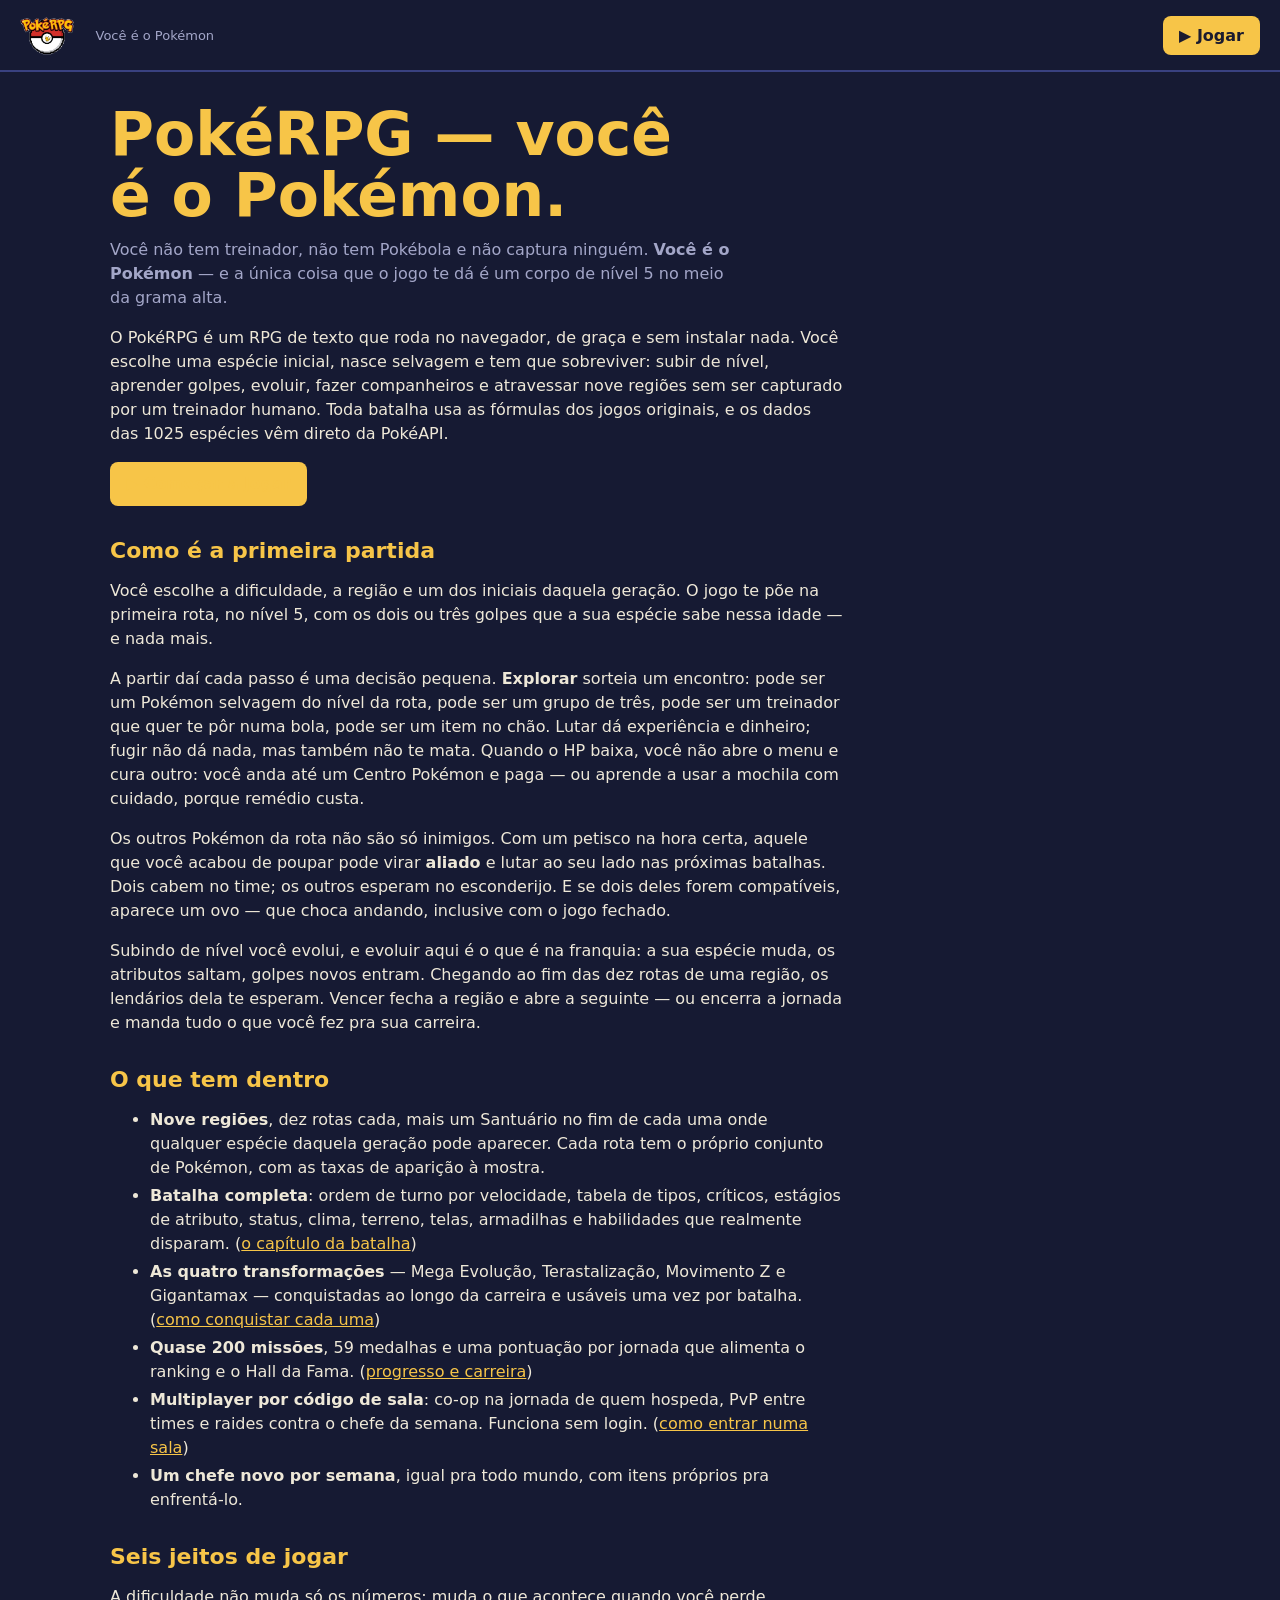
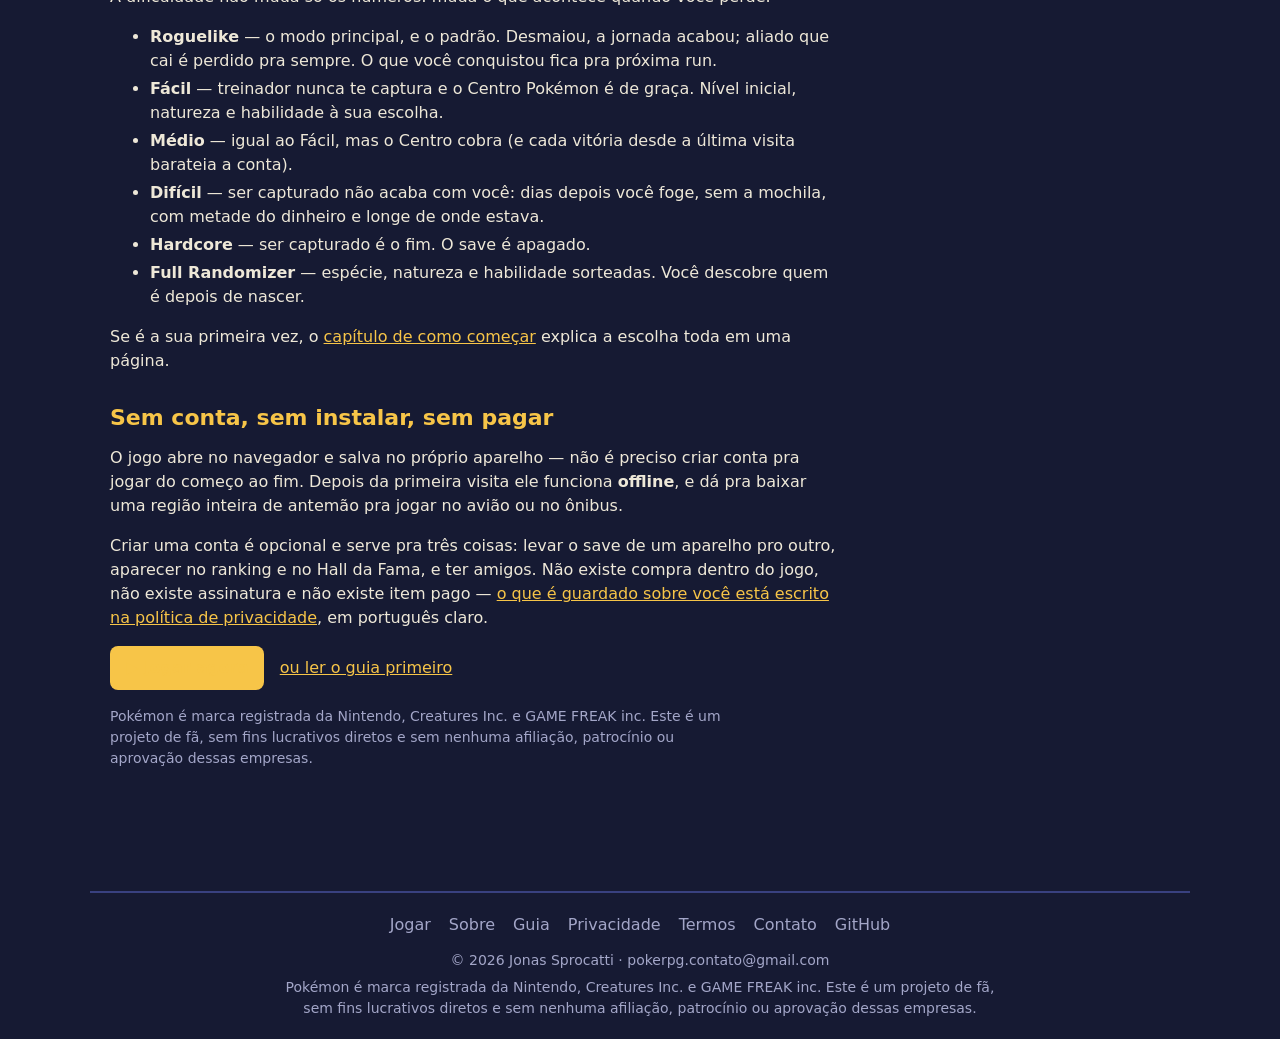
<file: index.html>
<!doctype html>
<html lang="pt-BR">
<head>
<meta charset="utf-8">
<meta name="viewport" content="width=device-width, initial-scale=1, viewport-fit=cover">
<script>if (new URLSearchParams(location.search).has('sala')) location.replace('jogar.html' + location.search);</script>
<title>PokéRPG — você é o Pokémon</title>
<meta name="description" content="RPG grátis no navegador em que você não tem treinador: você é o Pokémon. Nove regiões, batalha com as fórmulas dos jogos, aliados, ovos, Mega/Tera/Z-Move/Gigantamax e multiplayer.">
<link rel="canonical" href="https://www.pokerpg.com.br/">
<!-- Google AdSense: js/consent.js (Consent Mode v2) PRECISA vir antes. Gerado de js/config.js — não editar aqui. -->
<script src="js/consent.js"></script>
<script async src="https://pagead2.googlesyndication.com/pagead/js/adsbygoogle.js?client=ca-pub-9827780756194019" crossorigin="anonymous"></script>
<link rel="stylesheet" href="css/estilo.css">
<link rel="icon" type="image/png" sizes="32x32" href="img/favicon-32.png">
<link rel="icon" type="image/png" sizes="192x192" href="img/icone-192.png">
<meta name="theme-color" content="#161A33">
<meta property="og:type" content="website">
<meta property="og:site_name" content="PokéRPG">
<meta property="og:locale" content="pt_BR">
<meta property="og:title" content="PokéRPG — você é o Pokémon">
<meta property="og:description" content="RPG grátis no navegador em que você não tem treinador: você é o Pokémon. Nove regiões, batalha com as fórmulas dos jogos, aliados, ovos, Mega/Tera/Z-Move/Gigantamax e multiplayer.">
<meta property="og:image" content="https://www.pokerpg.com.br/img/og-imagem.png">
</head>
<body>
<header class="top">
  <div class="brand"><a class="brand-logo" href="./" aria-label="PokéRPG — ir para a página inicial"><img src="img/logo.png" alt="" class="logo" width="373" height="309"></a><small>Você é o Pokémon</small></div>
  <div class="top-r"><a class="btn" href="jogar.html">▶ Jogar</a></div>
</header>
<div id="app">
<main class="create pagina">
  <h1>PokéRPG — você é o Pokémon.</h1>

  <p class="lead">Você não tem treinador, não tem Pokébola e não captura ninguém.
    <b>Você é o Pokémon</b> — e a única coisa que o jogo te dá é um corpo de nível 5 no meio da grama alta.</p>

  <p>O PokéRPG é um RPG de texto que roda no navegador, de graça e sem instalar nada. Você escolhe uma espécie
    inicial, nasce selvagem e tem que sobreviver: subir de nível, aprender golpes, evoluir, fazer companheiros e
    atravessar nove regiões sem ser capturado por um treinador humano. Toda batalha usa as fórmulas dos jogos
    originais, e os dados das 1025 espécies vêm direto da PokéAPI.</p>

  <p><a class="btn" href="jogar.html">▶ Começar a jogar</a></p>

  <h2>Como é a primeira partida</h2>
  <p>Você escolhe a dificuldade, a região e um dos iniciais daquela geração. O jogo te põe na primeira rota, no
    nível 5, com os dois ou três golpes que a sua espécie sabe nessa idade — e nada mais.</p>
  <p>A partir daí cada passo é uma decisão pequena. <b>Explorar</b> sorteia um encontro: pode ser um Pokémon
    selvagem do nível da rota, pode ser um grupo de três, pode ser um treinador que quer te pôr numa bola, pode
    ser um item no chão. Lutar dá experiência e dinheiro; fugir não dá nada, mas também não te mata. Quando o HP
    baixa, você não abre o menu e cura outro: você anda até um Centro Pokémon e paga — ou aprende a usar a
    mochila com cuidado, porque remédio custa.</p>
  <p>Os outros Pokémon da rota não são só inimigos. Com um petisco na hora certa, aquele que você acabou de
    poupar pode virar <b>aliado</b> e lutar ao seu lado nas próximas batalhas. Dois cabem no time; os outros
    esperam no esconderijo. E se dois deles forem compatíveis, aparece um ovo — que choca andando, inclusive com
    o jogo fechado.</p>
  <p>Subindo de nível você evolui, e evoluir aqui é o que é na franquia: a sua espécie muda, os atributos
    saltam, golpes novos entram. Chegando ao fim das dez rotas de uma região, os lendários dela te esperam. Vencer
    fecha a região e abre a seguinte — ou encerra a jornada e manda tudo o que você fez pra sua carreira.</p>

  <h2>O que tem dentro</h2>
  <ul>
    <li><b>Nove regiões</b>, dez rotas cada, mais um Santuário no fim de cada uma onde qualquer espécie daquela
      geração pode aparecer. Cada rota tem o próprio conjunto de Pokémon, com as taxas de aparição à mostra.</li>
    <li><b>Batalha completa</b>: ordem de turno por velocidade, tabela de tipos, críticos, estágios de atributo,
      status, clima, terreno, telas, armadilhas e habilidades que realmente disparam.
      (<a href="guia-batalha.html">o capítulo da batalha</a>)</li>
    <li><b>As quatro transformações</b> — Mega Evolução, Terastalização, Movimento Z e Gigantamax — conquistadas
      ao longo da carreira e usáveis uma vez por batalha.
      (<a href="guia-transformacoes.html">como conquistar cada uma</a>)</li>
    <li><b>Quase 200 missões</b>, 59 medalhas e uma pontuação por jornada que alimenta o ranking e o Hall da
      Fama. (<a href="guia-progresso.html">progresso e carreira</a>)</li>
    <li><b>Multiplayer por código de sala</b>: co-op na jornada de quem hospeda, PvP entre times e raides contra
      o chefe da semana. Funciona sem login.
      (<a href="guia-multiplayer.html">como entrar numa sala</a>)</li>
    <li><b>Um chefe novo por semana</b>, igual pra todo mundo, com itens próprios pra enfrentá-lo.</li>
  </ul>

  <h2>Seis jeitos de jogar</h2>
  <p>A dificuldade não muda só os números: muda o que acontece quando você perde.</p>
  <ul>
    <li><b>Roguelike</b> — o modo principal, e o padrão. Desmaiou, a jornada acabou; aliado que cai é perdido
      pra sempre. O que você conquistou fica pra próxima run.</li>
    <li><b>Fácil</b> — treinador nunca te captura e o Centro Pokémon é de graça. Nível inicial, natureza e
      habilidade à sua escolha.</li>
    <li><b>Médio</b> — igual ao Fácil, mas o Centro cobra (e cada vitória desde a última visita barateia a
      conta).</li>
    <li><b>Difícil</b> — ser capturado não acaba com você: dias depois você foge, sem a mochila, com metade do
      dinheiro e longe de onde estava.</li>
    <li><b>Hardcore</b> — ser capturado é o fim. O save é apagado.</li>
    <li><b>Full Randomizer</b> — espécie, natureza e habilidade sorteadas. Você descobre quem é depois de
      nascer.</li>
  </ul>
  <p>Se é a sua primeira vez, o <a href="guia-comecar.html">capítulo de como começar</a> explica a escolha toda
    em uma página.</p>

  <h2>Sem conta, sem instalar, sem pagar</h2>
  <p>O jogo abre no navegador e salva no próprio aparelho — não é preciso criar conta pra jogar do começo ao
    fim. Depois da primeira visita ele funciona <b>offline</b>, e dá pra baixar uma região inteira de antemão pra
    jogar no avião ou no ônibus.</p>
  <p>Criar uma conta é opcional e serve pra três coisas: levar o save de um aparelho pro outro, aparecer no
    ranking e no Hall da Fama, e ter amigos. Não existe compra dentro do jogo, não existe assinatura e não existe
    item pago — <a href="privacidade.html">o que é guardado sobre você está escrito na política de
    privacidade</a>, em português claro.</p>

  <p><a class="btn" href="jogar.html">▶ Jogar agora</a> &nbsp;
    <a href="guia.html">ou ler o guia primeiro</a></p>

  <p class="small muted">Pokémon é marca registrada da Nintendo, Creatures Inc. e GAME FREAK inc. Este é um projeto de fã, sem fins lucrativos diretos e sem nenhuma afiliação, patrocínio ou aprovação dessas empresas.</p>
</main>
</div>
<footer class="rodape-site">
    <nav aria-label="Páginas do site">
      <a href="jogar.html">Jogar</a>
      <a href="sobre.html">Sobre</a>
      <a href="guia.html">Guia</a>
      <a href="privacidade.html">Privacidade</a>
      <a href="termos.html">Termos</a>
      <a href="contato.html">Contato</a>
      <a href="https://github.com/JonasSprocatti/PokeRPG" target="_blank" rel="noopener">GitHub</a>
    </nav>
    <p class="small muted">© 2026 Jonas Sprocatti · <a href="mailto:pokerpg.contato@gmail.com">pokerpg.contato@gmail.com</a></p>
    <p class="small muted">Pokémon é marca registrada da Nintendo, Creatures Inc. e GAME FREAK inc. Este é um projeto de fã, sem fins lucrativos diretos e sem nenhuma afiliação, patrocínio ou aprovação dessas empresas.</p>
  </footer>
</body>
</html>
</file>
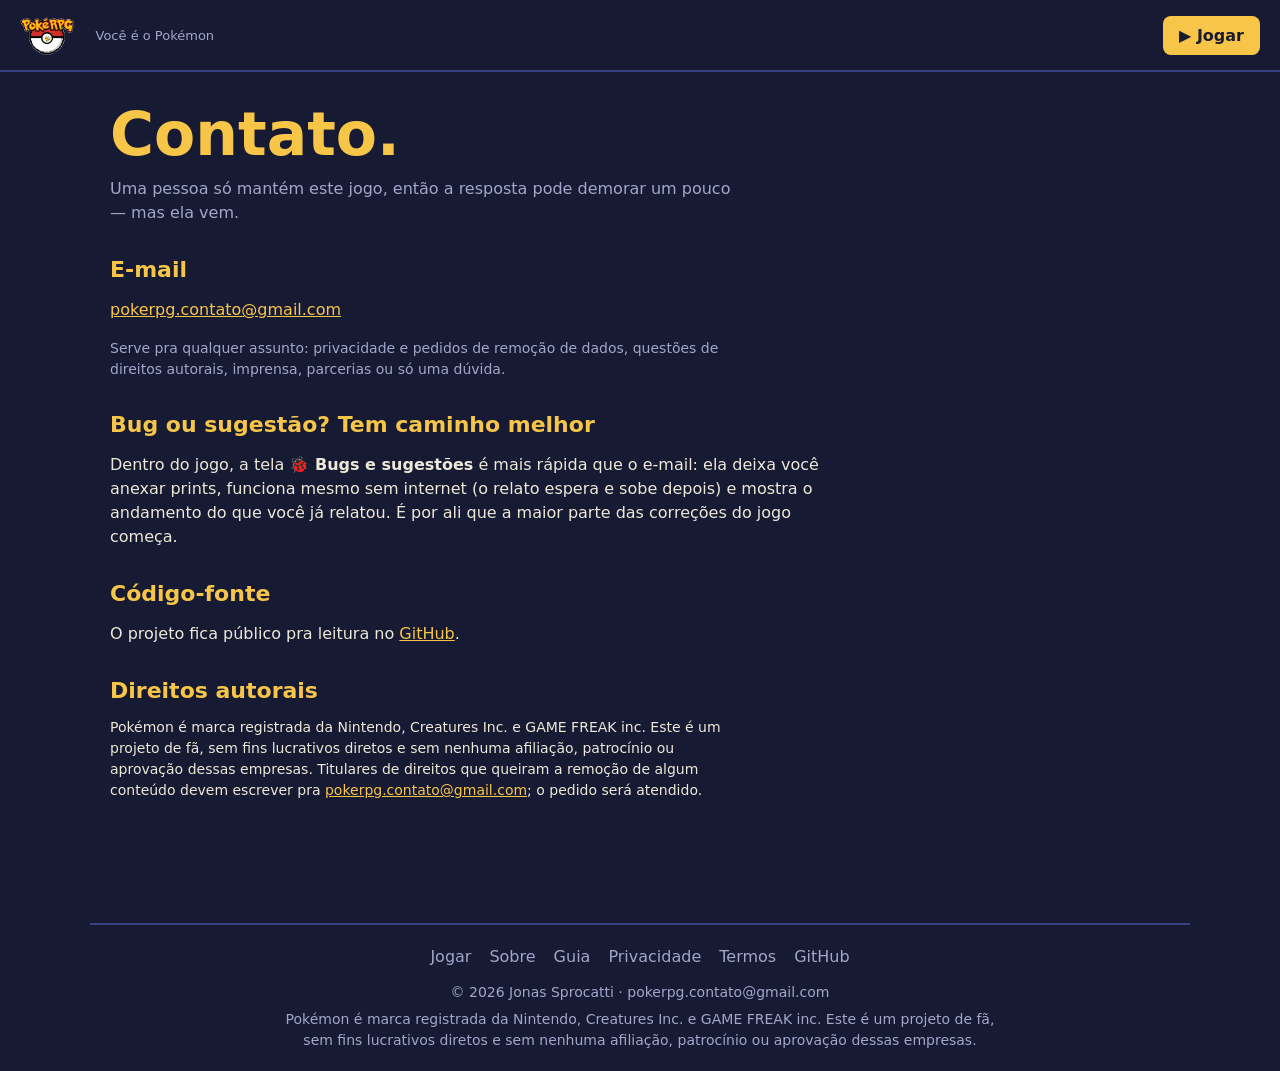
<file: contato.html>
<!doctype html>
<html lang="pt-BR">
<head>
<meta charset="utf-8">
<meta name="viewport" content="width=device-width, initial-scale=1, viewport-fit=cover">
<title>Contato — PokéRPG</title>
<meta name="description" content="Como falar com quem mantém o PokéRPG: e-mail para privacidade, direitos autorais e imprensa, e o caminho mais rápido para bugs e sugestões.">
<link rel="canonical" href="https://www.pokerpg.com.br/contato.html">
<!-- Google AdSense: js/consent.js (Consent Mode v2) PRECISA vir antes. Gerado de js/config.js — não editar aqui. -->
<script src="js/consent.js"></script>
<script async src="https://pagead2.googlesyndication.com/pagead/js/adsbygoogle.js?client=ca-pub-9827780756194019" crossorigin="anonymous"></script>
<link rel="stylesheet" href="css/estilo.css">
<link rel="icon" type="image/png" sizes="32x32" href="img/favicon-32.png">
<link rel="icon" type="image/png" sizes="192x192" href="img/icone-192.png">
<meta name="theme-color" content="#161A33">
<meta property="og:type" content="article">
<meta property="og:site_name" content="PokéRPG">
<meta property="og:locale" content="pt_BR">
<meta property="og:title" content="Contato — PokéRPG">
<meta property="og:description" content="Como falar com quem mantém o PokéRPG: e-mail para privacidade, direitos autorais e imprensa, e o caminho mais rápido para bugs e sugestões.">
<meta property="og:image" content="https://www.pokerpg.com.br/img/og-imagem.png">
</head>
<body>
<header class="top">
  <div class="brand"><a class="brand-logo" href="./" aria-label="PokéRPG — ir para a página inicial"><img src="img/logo.png" alt="" class="logo" width="373" height="309"></a><small>Você é o Pokémon</small></div>
  <div class="top-r"><a class="btn" href="jogar.html">▶ Jogar</a></div>
</header>
<div id="app">
<main class="create pagina">
  <h1>Contato.</h1>

  <p class="lead">Uma pessoa só mantém este jogo, então a resposta pode demorar um pouco — mas ela vem.</p>

  <h2>E-mail</h2>
  <p><a href="mailto:pokerpg.contato@gmail.com">pokerpg.contato@gmail.com</a></p>
  <p class="small muted">Serve pra qualquer assunto: privacidade e pedidos de remoção de dados, questões de
    direitos autorais, imprensa, parcerias ou só uma dúvida.</p>

  <h2>Bug ou sugestão? Tem caminho melhor</h2>
  <p>Dentro do jogo, a tela <b>🐞 Bugs e sugestões</b> é mais rápida que o e-mail: ela deixa você anexar prints,
    funciona mesmo sem internet (o relato espera e sobe depois) e mostra o andamento do que você já relatou. É
    por ali que a maior parte das correções do jogo começa.</p>

  <h2>Código-fonte</h2>
  <p>O projeto fica público pra leitura no
    <a href="https://github.com/JonasSprocatti/PokeRPG" target="_blank" rel="noopener">GitHub</a>.</p>

  <h2>Direitos autorais</h2>
  <p class="small">Pokémon é marca registrada da Nintendo, Creatures Inc. e GAME FREAK inc. Este é um projeto de fã, sem fins lucrativos diretos e sem nenhuma afiliação, patrocínio ou aprovação dessas empresas. Titulares de direitos que queiram a remoção de algum conteúdo devem escrever
    pra <a href="mailto:pokerpg.contato@gmail.com">pokerpg.contato@gmail.com</a>; o pedido será atendido.</p>
</main>
</div>
<footer class="rodape-site">
    <nav aria-label="Páginas do site">
      <a href="jogar.html">Jogar</a>
      <a href="sobre.html">Sobre</a>
      <a href="guia.html">Guia</a>
      <a href="privacidade.html">Privacidade</a>
      <a href="termos.html">Termos</a>
      <a href="https://github.com/JonasSprocatti/PokeRPG" target="_blank" rel="noopener">GitHub</a>
    </nav>
    <p class="small muted">© 2026 Jonas Sprocatti · <a href="mailto:pokerpg.contato@gmail.com">pokerpg.contato@gmail.com</a></p>
    <p class="small muted">Pokémon é marca registrada da Nintendo, Creatures Inc. e GAME FREAK inc. Este é um projeto de fã, sem fins lucrativos diretos e sem nenhuma afiliação, patrocínio ou aprovação dessas empresas.</p>
  </footer>
</body>
</html>
</file>
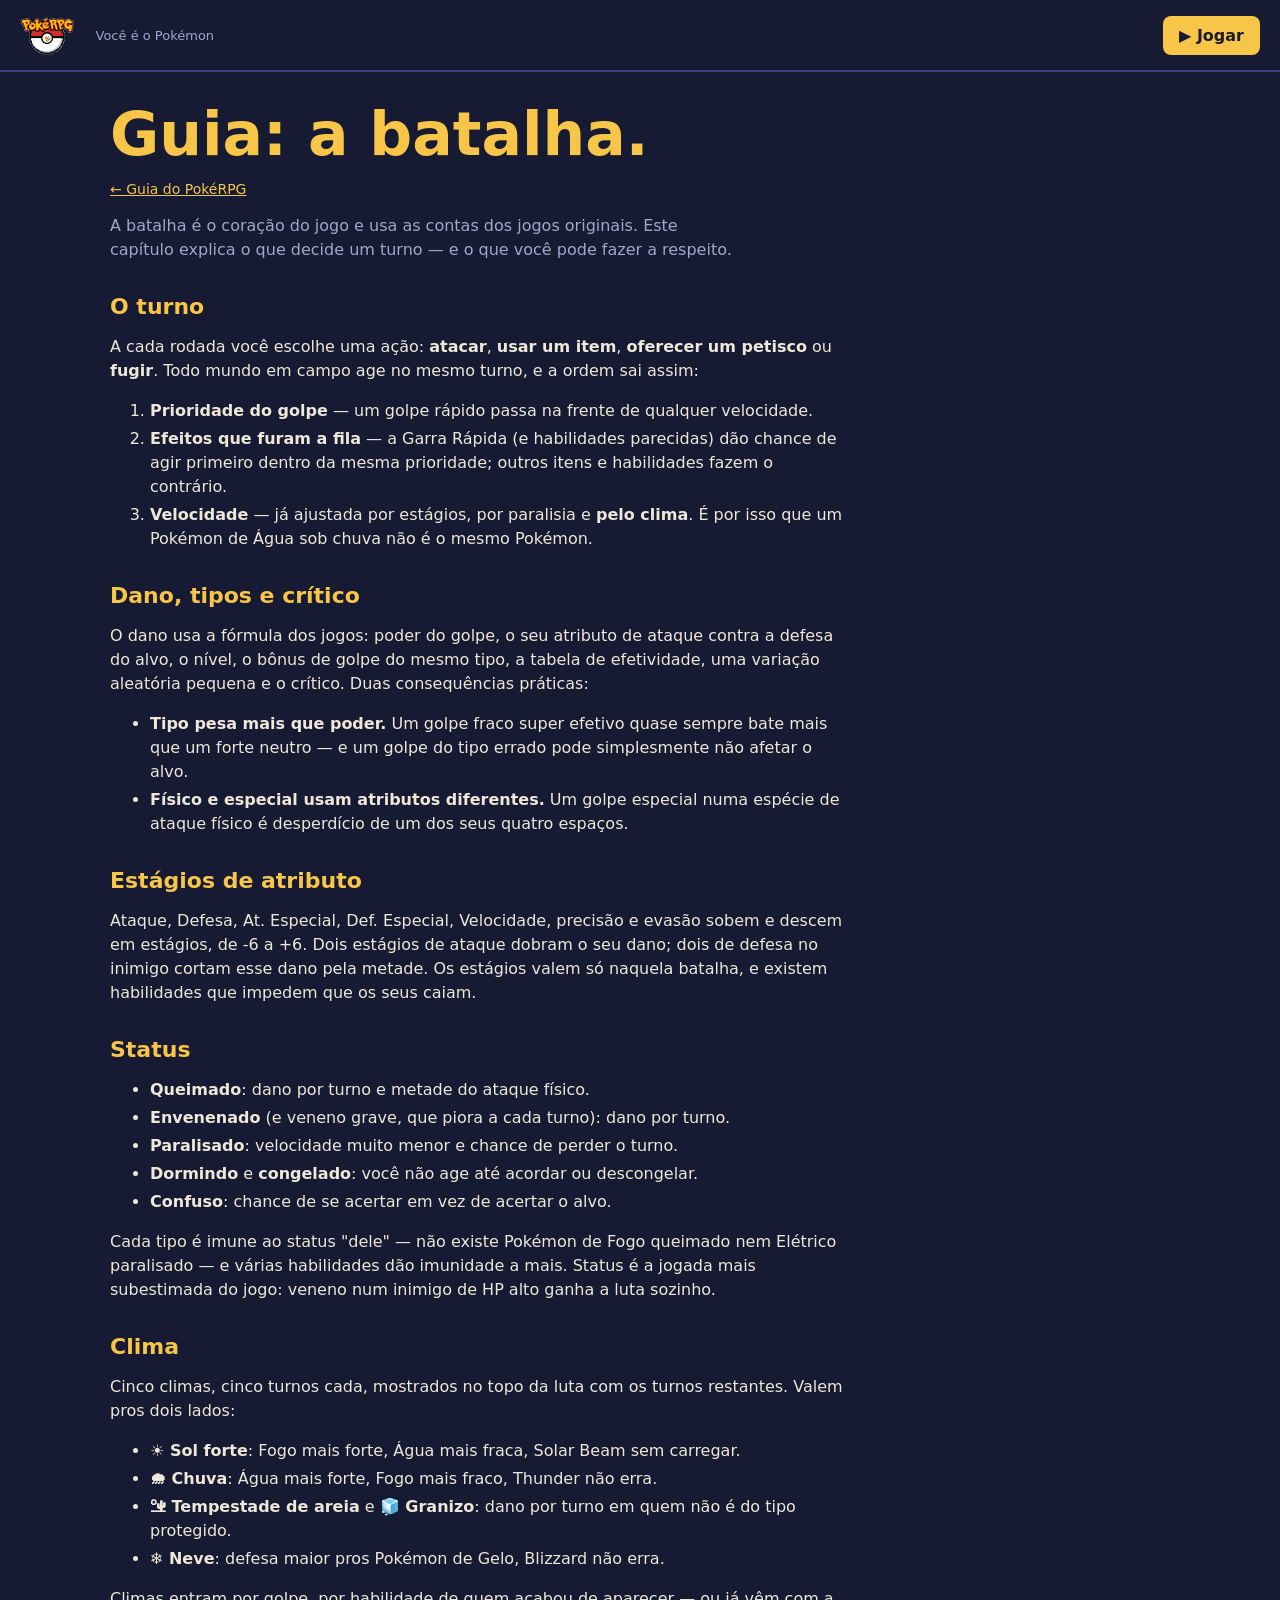
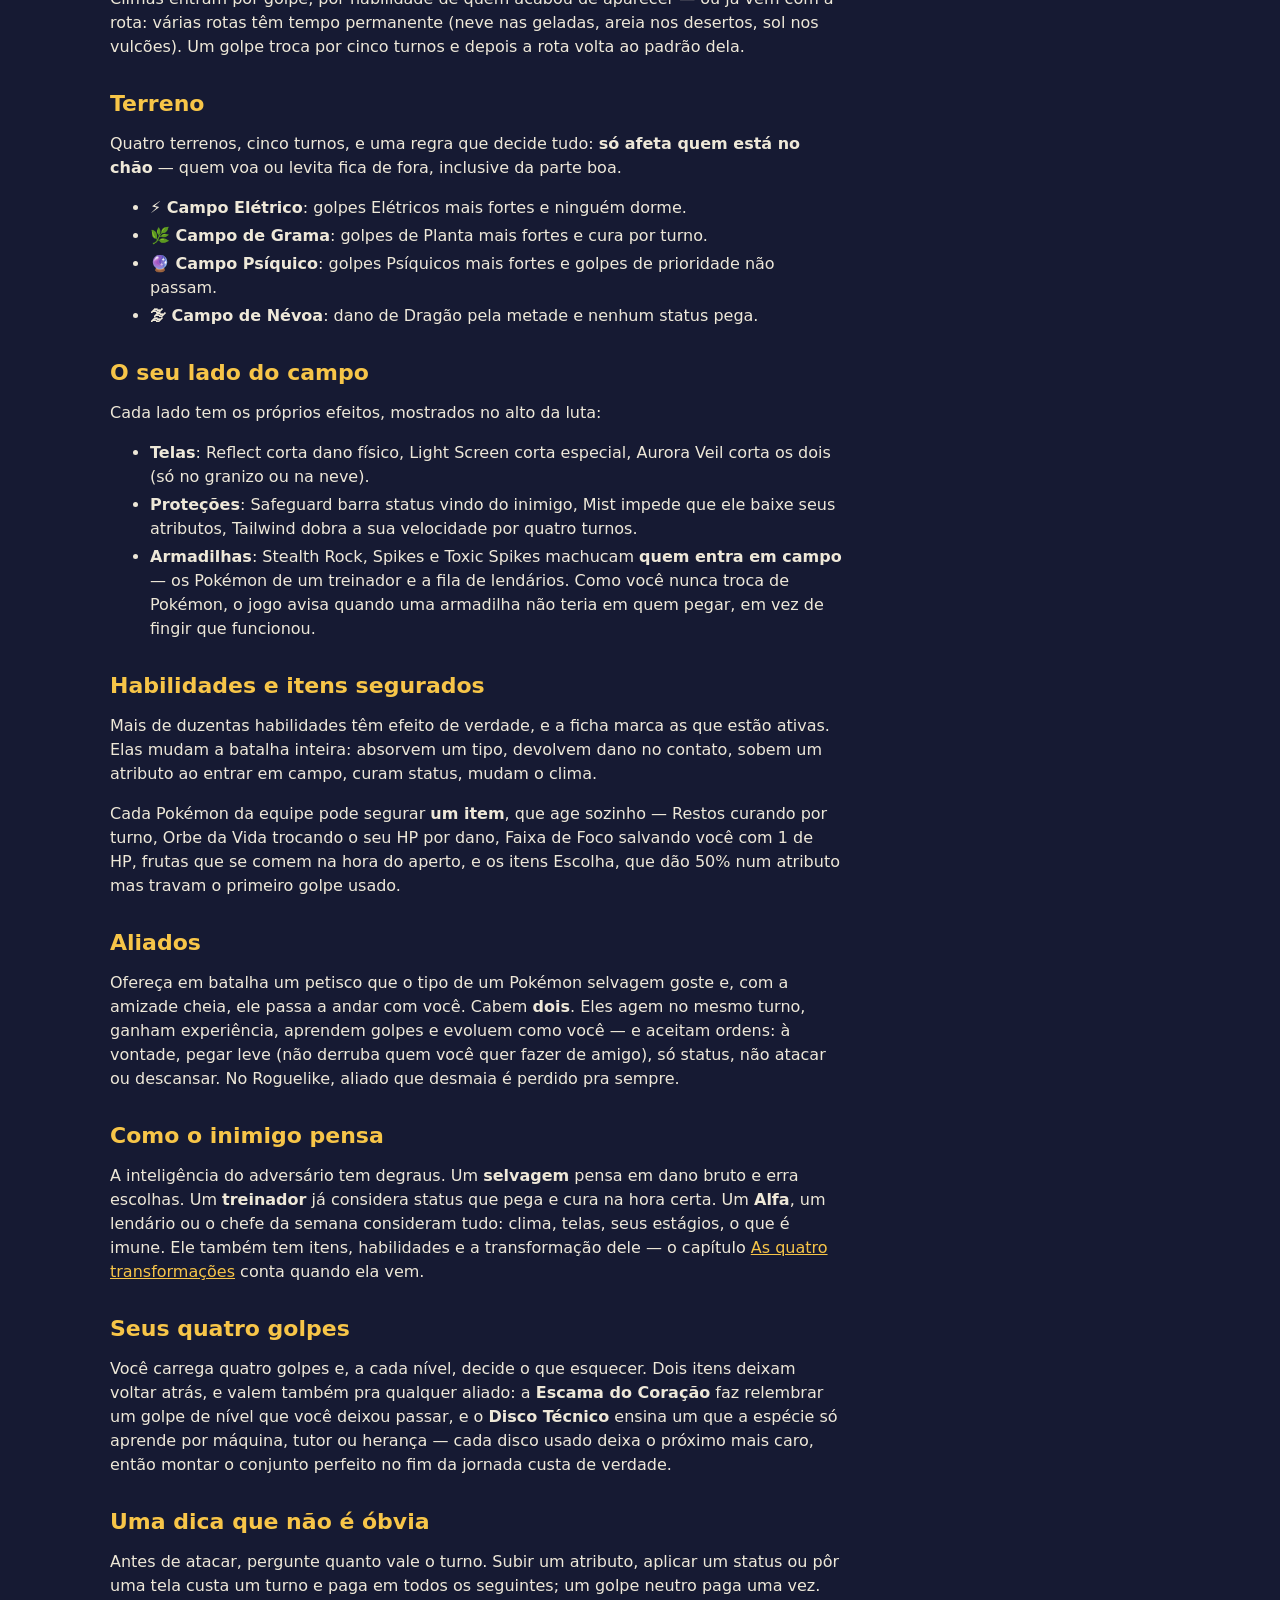
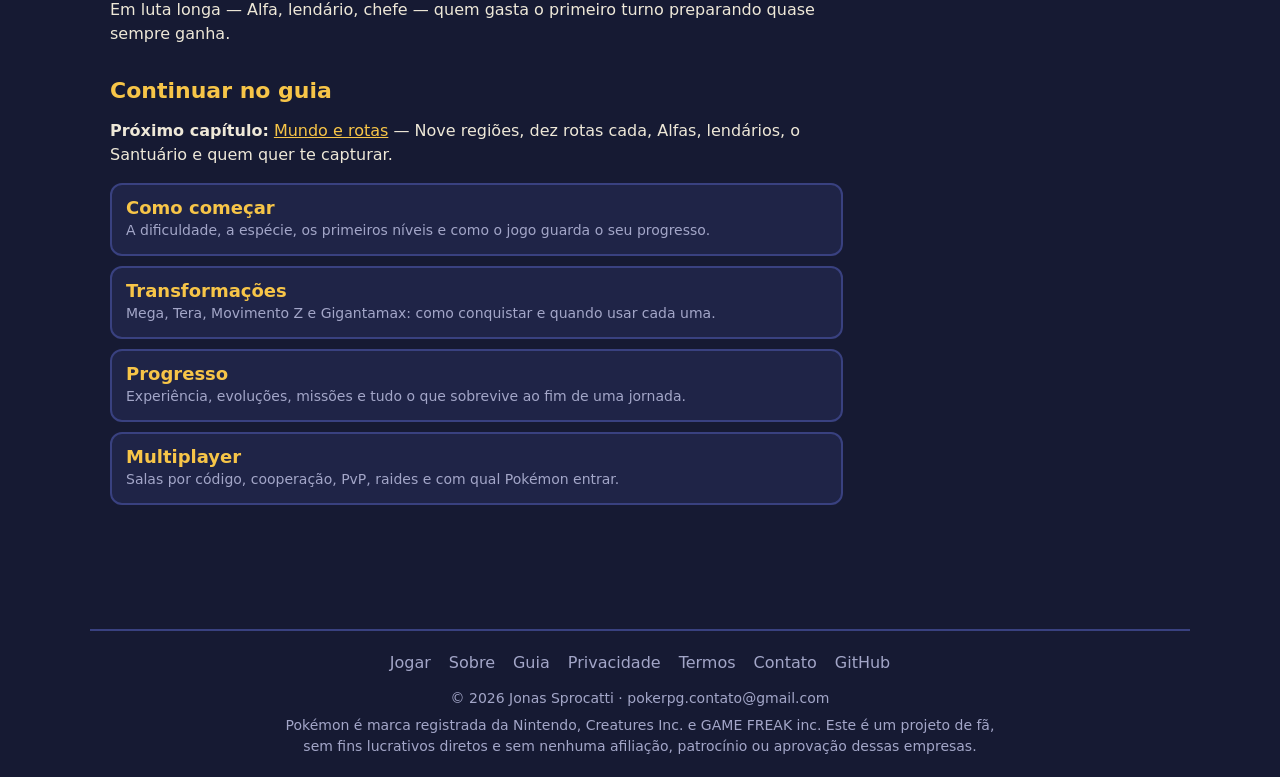
<file: guia-batalha.html>
<!doctype html>
<html lang="pt-BR">
<head>
<meta charset="utf-8">
<meta name="viewport" content="width=device-width, initial-scale=1, viewport-fit=cover">
<title>Guia: a batalha — PokéRPG</title>
<meta name="description" content="Como funciona a batalha do PokéRPG: ordem do turno, dano e tipos, status, estágios de atributo, clima, terreno, telas, armadilhas, aliados e a inteligência do inimigo.">
<link rel="canonical" href="https://www.pokerpg.com.br/guia-batalha.html">
<!-- Google AdSense: js/consent.js (Consent Mode v2) PRECISA vir antes. Gerado de js/config.js — não editar aqui. -->
<script src="js/consent.js"></script>
<script async src="https://pagead2.googlesyndication.com/pagead/js/adsbygoogle.js?client=ca-pub-9827780756194019" crossorigin="anonymous"></script>
<link rel="stylesheet" href="css/estilo.css">
<link rel="icon" type="image/png" sizes="32x32" href="img/favicon-32.png">
<link rel="icon" type="image/png" sizes="192x192" href="img/icone-192.png">
<meta name="theme-color" content="#161A33">
<meta property="og:type" content="article">
<meta property="og:site_name" content="PokéRPG">
<meta property="og:locale" content="pt_BR">
<meta property="og:title" content="Guia: a batalha — PokéRPG">
<meta property="og:description" content="Como funciona a batalha do PokéRPG: ordem do turno, dano e tipos, status, estágios de atributo, clima, terreno, telas, armadilhas, aliados e a inteligência do inimigo.">
<meta property="og:image" content="https://www.pokerpg.com.br/img/og-imagem.png">
</head>
<body>
<header class="top">
  <div class="brand"><a class="brand-logo" href="./" aria-label="PokéRPG — ir para a página inicial"><img src="img/logo.png" alt="" class="logo" width="373" height="309"></a><small>Você é o Pokémon</small></div>
  <div class="top-r"><a class="btn" href="jogar.html">▶ Jogar</a></div>
</header>
<div id="app">
<main class="create pagina">
  <h1>Guia: a batalha.</h1>
  <p class="small"><a href="guia.html">← Guia do PokéRPG</a></p>

  <p class="lead">A batalha é o coração do jogo e usa as contas dos jogos originais. Este capítulo explica o
    que decide um turno — e o que você pode fazer a respeito.</p>

  <h2>O turno</h2>
  <p>A cada rodada você escolhe uma ação: <b>atacar</b>, <b>usar um item</b>, <b>oferecer um petisco</b> ou
    <b>fugir</b>. Todo mundo em campo age no mesmo turno, e a ordem sai assim:</p>
  <ol>
    <li><b>Prioridade do golpe</b> — um golpe rápido passa na frente de qualquer velocidade.</li>
    <li><b>Efeitos que furam a fila</b> — a Garra Rápida (e habilidades parecidas) dão chance de agir primeiro
      dentro da mesma prioridade; outros itens e habilidades fazem o contrário.</li>
    <li><b>Velocidade</b> — já ajustada por estágios, por paralisia e <b>pelo clima</b>. É por isso que um
      Pokémon de Água sob chuva não é o mesmo Pokémon.</li>
  </ol>

  <h2>Dano, tipos e crítico</h2>
  <p>O dano usa a fórmula dos jogos: poder do golpe, o seu atributo de ataque contra a defesa do alvo, o nível,
    o bônus de golpe do mesmo tipo, a tabela de efetividade, uma variação aleatória pequena e o crítico. Duas
    consequências práticas:</p>
  <ul>
    <li><b>Tipo pesa mais que poder.</b> Um golpe fraco super efetivo quase sempre bate mais que um forte
      neutro — e um golpe do tipo errado pode simplesmente não afetar o alvo.</li>
    <li><b>Físico e especial usam atributos diferentes.</b> Um golpe especial numa espécie de ataque físico é
      desperdício de um dos seus quatro espaços.</li>
  </ul>

  <h2>Estágios de atributo</h2>
  <p>Ataque, Defesa, At. Especial, Def. Especial, Velocidade, precisão e evasão sobem e descem em estágios, de
    -6 a +6. Dois estágios de ataque dobram o seu dano; dois de defesa no inimigo cortam esse dano pela metade.
    Os estágios valem só naquela batalha, e existem habilidades que impedem que os seus caiam.</p>

  <h2>Status</h2>
  <ul>
    <li><b>Queimado</b>: dano por turno e metade do ataque físico.</li>
    <li><b>Envenenado</b> (e veneno grave, que piora a cada turno): dano por turno.</li>
    <li><b>Paralisado</b>: velocidade muito menor e chance de perder o turno.</li>
    <li><b>Dormindo</b> e <b>congelado</b>: você não age até acordar ou descongelar.</li>
    <li><b>Confuso</b>: chance de se acertar em vez de acertar o alvo.</li>
  </ul>
  <p>Cada tipo é imune ao status "dele" — não existe Pokémon de Fogo queimado nem Elétrico paralisado — e
    várias habilidades dão imunidade a mais. Status é a jogada mais subestimada do jogo: veneno num inimigo de
    HP alto ganha a luta sozinho.</p>

  <h2>Clima</h2>
  <p>Cinco climas, cinco turnos cada, mostrados no topo da luta com os turnos restantes. Valem pros dois
    lados:</p>
  <ul>
    <li><b>☀ Sol forte</b>: Fogo mais forte, Água mais fraca, Solar Beam sem carregar.</li>
    <li><b>🌧 Chuva</b>: Água mais forte, Fogo mais fraco, Thunder não erra.</li>
    <li><b>🏜 Tempestade de areia</b> e <b>🧊 Granizo</b>: dano por turno em quem não é do tipo protegido.</li>
    <li><b>❄ Neve</b>: defesa maior pros Pokémon de Gelo, Blizzard não erra.</li>
  </ul>
  <p>Climas entram por golpe, por habilidade de quem acabou de aparecer — ou já vêm com a rota: várias rotas
    têm tempo permanente (neve nas geladas, areia nos desertos, sol nos vulcões). Um golpe troca por cinco
    turnos e depois a rota volta ao padrão dela.</p>

  <h2>Terreno</h2>
  <p>Quatro terrenos, cinco turnos, e uma regra que decide tudo: <b>só afeta quem está no chão</b> — quem voa
    ou levita fica de fora, inclusive da parte boa.</p>
  <ul>
    <li><b>⚡ Campo Elétrico</b>: golpes Elétricos mais fortes e ninguém dorme.</li>
    <li><b>🌿 Campo de Grama</b>: golpes de Planta mais fortes e cura por turno.</li>
    <li><b>🔮 Campo Psíquico</b>: golpes Psíquicos mais fortes e golpes de prioridade não passam.</li>
    <li><b>🌫 Campo de Névoa</b>: dano de Dragão pela metade e nenhum status pega.</li>
  </ul>

  <h2>O seu lado do campo</h2>
  <p>Cada lado tem os próprios efeitos, mostrados no alto da luta:</p>
  <ul>
    <li><b>Telas</b>: Reflect corta dano físico, Light Screen corta especial, Aurora Veil corta os dois (só no
      granizo ou na neve).</li>
    <li><b>Proteções</b>: Safeguard barra status vindo do inimigo, Mist impede que ele baixe seus atributos,
      Tailwind dobra a sua velocidade por quatro turnos.</li>
    <li><b>Armadilhas</b>: Stealth Rock, Spikes e Toxic Spikes machucam <b>quem entra em campo</b> — os
      Pokémon de um treinador e a fila de lendários. Como você nunca troca de Pokémon, o jogo avisa quando uma
      armadilha não teria em quem pegar, em vez de fingir que funcionou.</li>
  </ul>

  <h2>Habilidades e itens segurados</h2>
  <p>Mais de duzentas habilidades têm efeito de verdade, e a ficha marca as que estão ativas. Elas mudam a
    batalha inteira: absorvem um tipo, devolvem dano no contato, sobem um atributo ao entrar em campo, curam
    status, mudam o clima.</p>
  <p>Cada Pokémon da equipe pode segurar <b>um item</b>, que age sozinho — Restos curando por turno, Orbe da
    Vida trocando o seu HP por dano, Faixa de Foco salvando você com 1 de HP, frutas que se comem na hora do
    aperto, e os itens Escolha, que dão 50% num atributo mas travam o primeiro golpe usado.</p>

  <h2>Aliados</h2>
  <p>Ofereça em batalha um petisco que o tipo de um Pokémon selvagem goste e, com a amizade cheia, ele passa a
    andar com você. Cabem <b>dois</b>. Eles agem no mesmo turno, ganham experiência, aprendem golpes e evoluem
    como você — e aceitam ordens: à vontade, pegar leve (não derruba quem você quer fazer de amigo), só status,
    não atacar ou descansar. No Roguelike, aliado que desmaia é perdido pra sempre.</p>

  <h2>Como o inimigo pensa</h2>
  <p>A inteligência do adversário tem degraus. Um <b>selvagem</b> pensa em dano bruto e erra escolhas. Um
    <b>treinador</b> já considera status que pega e cura na hora certa. Um <b>Alfa</b>, um lendário ou o chefe
    da semana consideram tudo: clima, telas, seus estágios, o que é imune. Ele também tem itens, habilidades e
    a transformação dele — o capítulo <a href="guia-transformacoes.html">As quatro transformações</a> conta
    quando ela vem.</p>

  <h2>Seus quatro golpes</h2>
  <p>Você carrega quatro golpes e, a cada nível, decide o que esquecer. Dois itens deixam voltar atrás, e
    valem também pra qualquer aliado: a <b>Escama do Coração</b> faz relembrar um golpe de nível que você
    deixou passar, e o <b>Disco Técnico</b> ensina um que a espécie só aprende por máquina, tutor ou herança —
    cada disco usado deixa o próximo mais caro, então montar o conjunto perfeito no fim da jornada custa de
    verdade.</p>

  <h2>Uma dica que não é óbvia</h2>
  <p>Antes de atacar, pergunte quanto vale o turno. Subir um atributo, aplicar um status ou pôr uma tela custa
    um turno e paga em todos os seguintes; um golpe neutro paga uma vez. Em luta longa — Alfa, lendário, chefe
    — quem gasta o primeiro turno preparando quase sempre ganha.</p>

  <h2>Continuar no guia</h2>
  <p><b>Próximo capítulo:</b> <a href="guia-mundo.html">Mundo e rotas</a> — Nove regiões, dez rotas cada, Alfas, lendários, o Santuário e quem quer te capturar.</p>
  <ul class="indice">
    <li><a href="guia-comecar.html">Como começar</a> <span class="small muted">A dificuldade, a espécie, os primeiros níveis e como o jogo guarda o seu progresso.</span></li>
    <li><a href="guia-transformacoes.html">Transformações</a> <span class="small muted">Mega, Tera, Movimento Z e Gigantamax: como conquistar e quando usar cada uma.</span></li>
    <li><a href="guia-progresso.html">Progresso</a> <span class="small muted">Experiência, evoluções, missões e tudo o que sobrevive ao fim de uma jornada.</span></li>
    <li><a href="guia-multiplayer.html">Multiplayer</a> <span class="small muted">Salas por código, cooperação, PvP, raides e com qual Pokémon entrar.</span></li>
  </ul>
</main>
</div>
<footer class="rodape-site">
    <nav aria-label="Páginas do site">
      <a href="jogar.html">Jogar</a>
      <a href="sobre.html">Sobre</a>
      <a href="guia.html">Guia</a>
      <a href="privacidade.html">Privacidade</a>
      <a href="termos.html">Termos</a>
      <a href="contato.html">Contato</a>
      <a href="https://github.com/JonasSprocatti/PokeRPG" target="_blank" rel="noopener">GitHub</a>
    </nav>
    <p class="small muted">© 2026 Jonas Sprocatti · <a href="mailto:pokerpg.contato@gmail.com">pokerpg.contato@gmail.com</a></p>
    <p class="small muted">Pokémon é marca registrada da Nintendo, Creatures Inc. e GAME FREAK inc. Este é um projeto de fã, sem fins lucrativos diretos e sem nenhuma afiliação, patrocínio ou aprovação dessas empresas.</p>
  </footer>
</body>
</html>
</file>
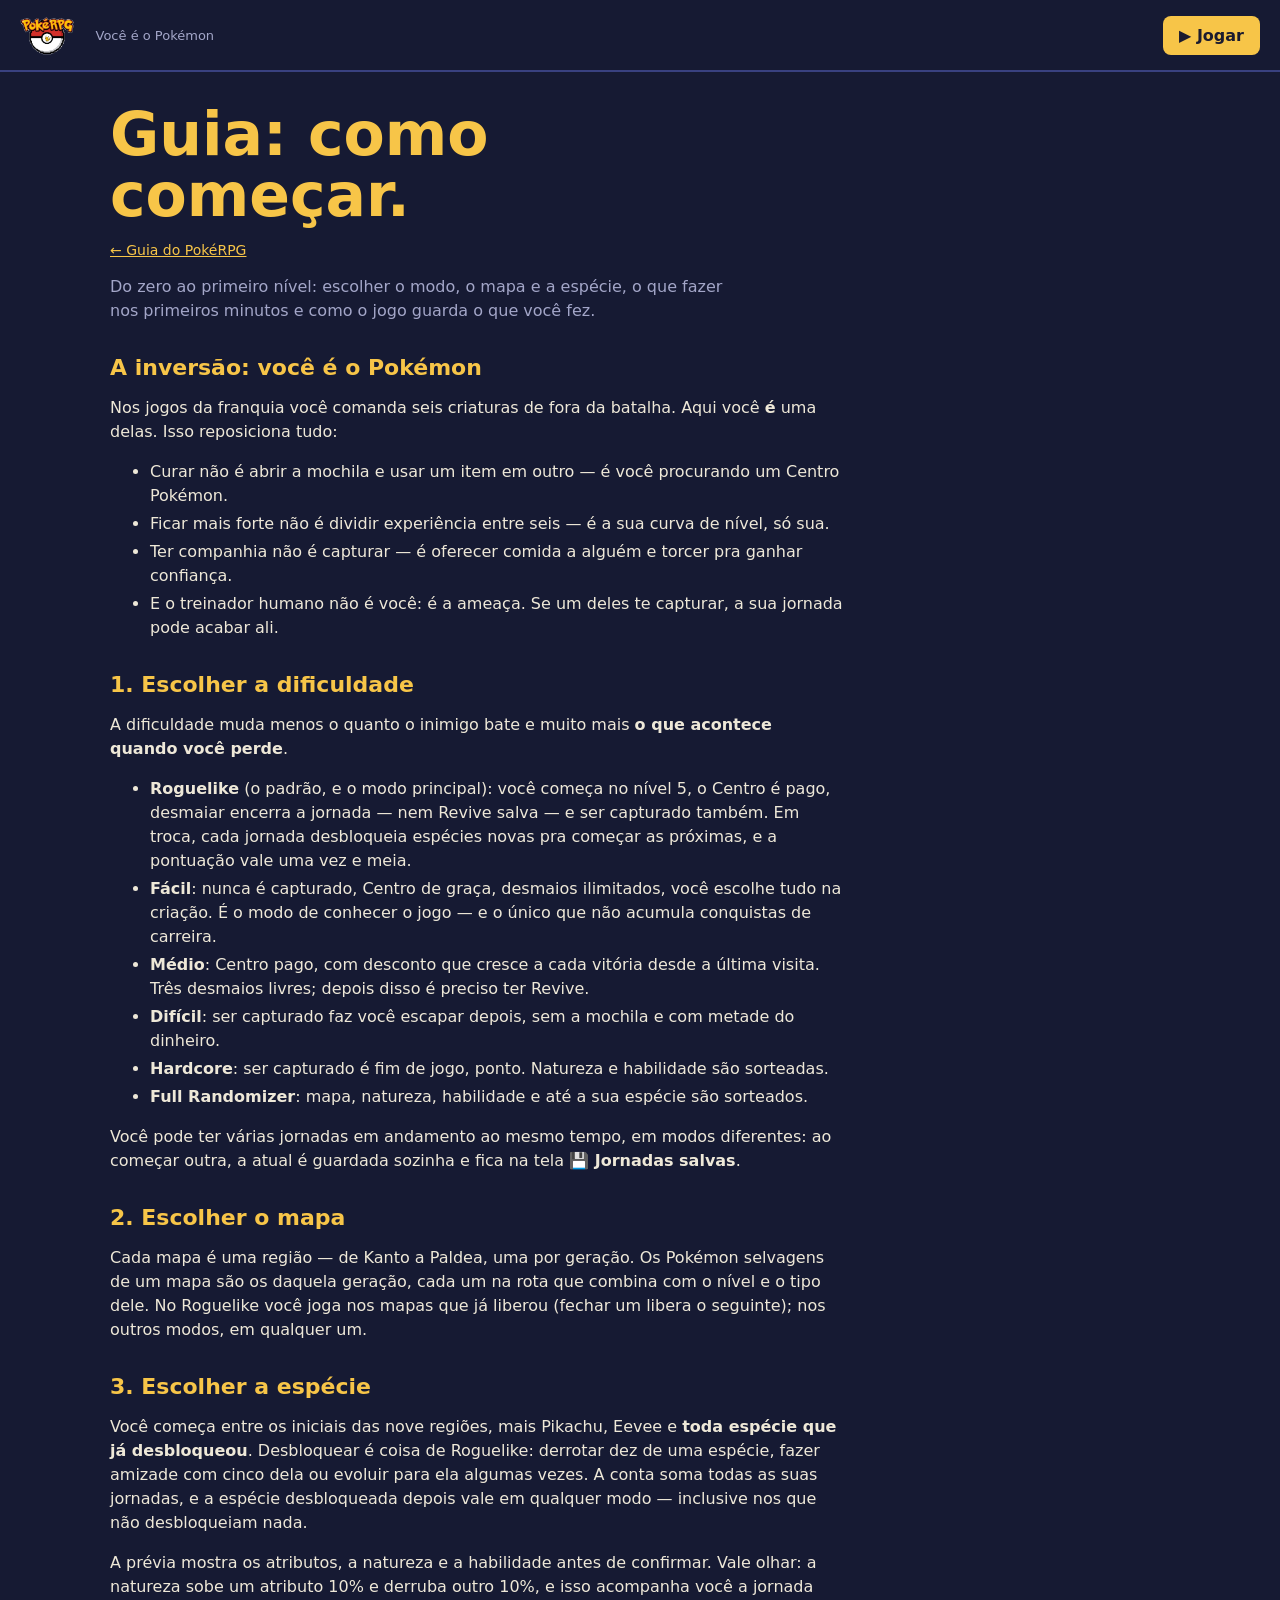
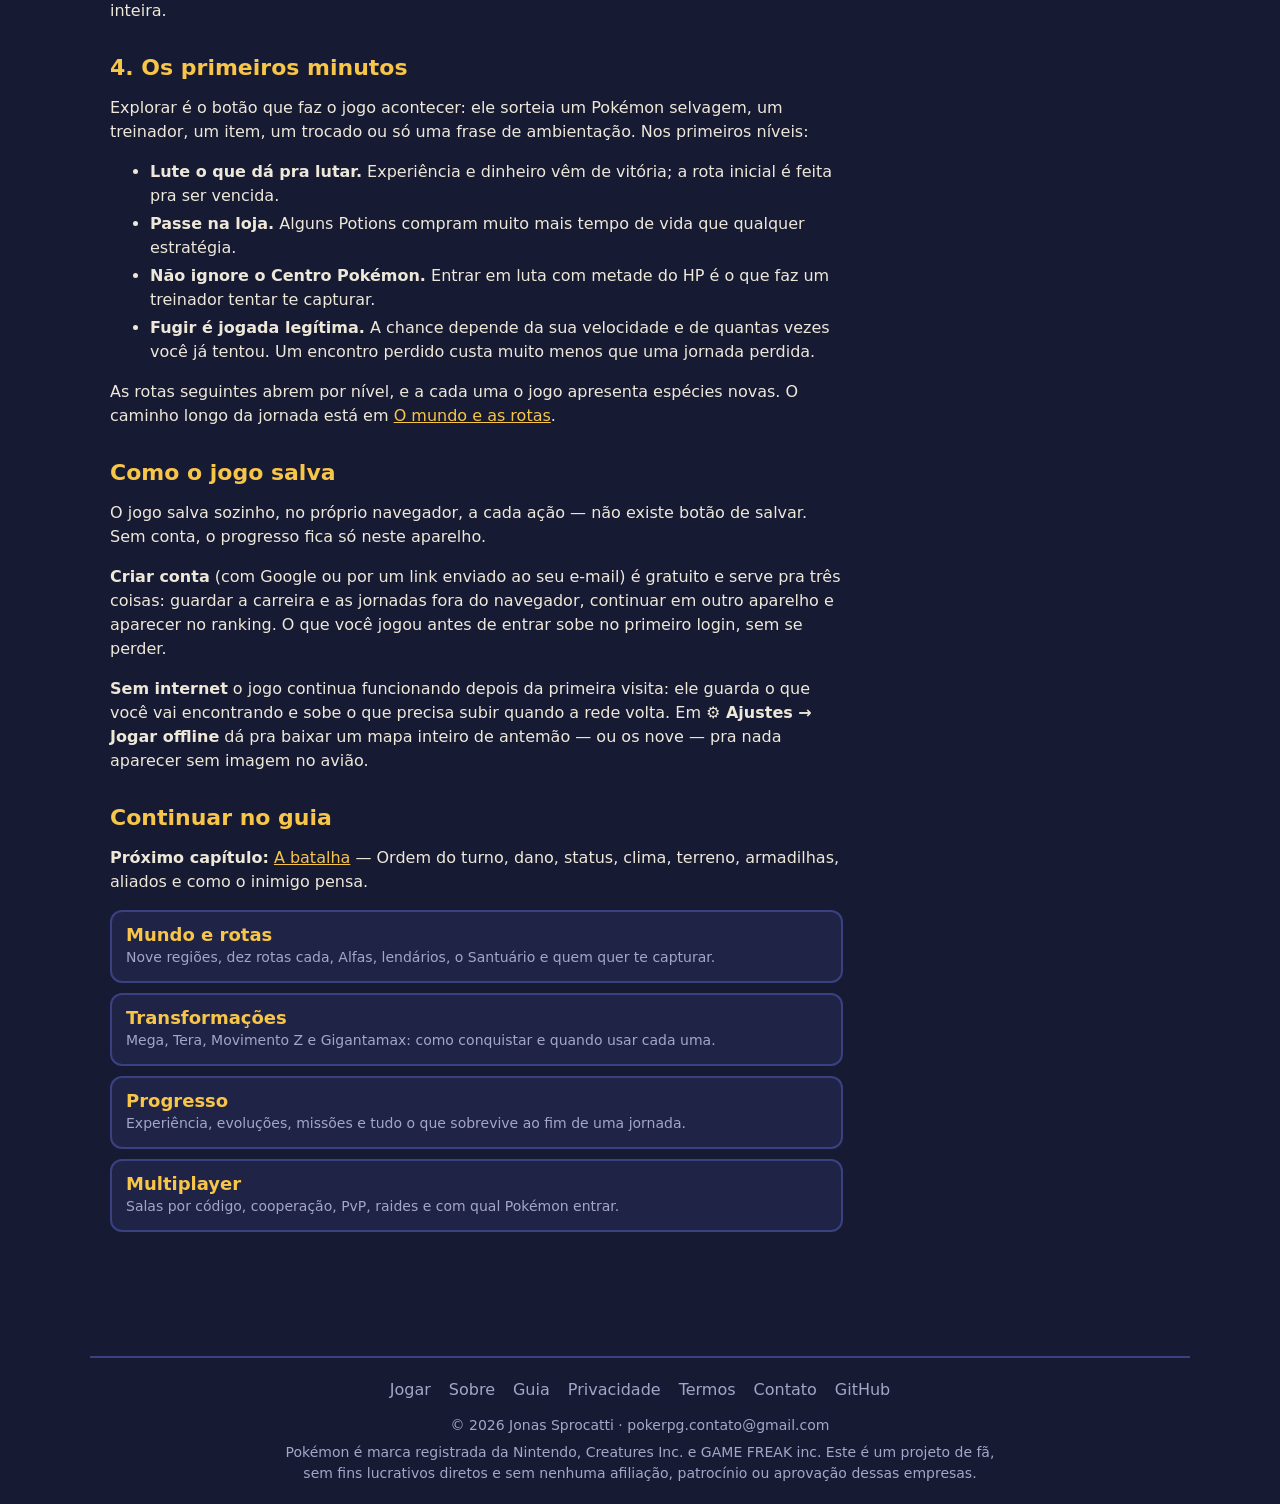
<file: guia-comecar.html>
<!doctype html>
<html lang="pt-BR">
<head>
<meta charset="utf-8">
<meta name="viewport" content="width=device-width, initial-scale=1, viewport-fit=cover">
<title>Guia: como começar — PokéRPG</title>
<meta name="description" content="Primeiros passos no PokéRPG: escolher a dificuldade, o mapa e a espécie, o que fazer nos primeiros níveis e como o jogo salva o seu progresso.">
<link rel="canonical" href="https://www.pokerpg.com.br/guia-comecar.html">
<!-- Google AdSense: js/consent.js (Consent Mode v2) PRECISA vir antes. Gerado de js/config.js — não editar aqui. -->
<script src="js/consent.js"></script>
<script async src="https://pagead2.googlesyndication.com/pagead/js/adsbygoogle.js?client=ca-pub-9827780756194019" crossorigin="anonymous"></script>
<link rel="stylesheet" href="css/estilo.css">
<link rel="icon" type="image/png" sizes="32x32" href="img/favicon-32.png">
<link rel="icon" type="image/png" sizes="192x192" href="img/icone-192.png">
<meta name="theme-color" content="#161A33">
<meta property="og:type" content="article">
<meta property="og:site_name" content="PokéRPG">
<meta property="og:locale" content="pt_BR">
<meta property="og:title" content="Guia: como começar — PokéRPG">
<meta property="og:description" content="Primeiros passos no PokéRPG: escolher a dificuldade, o mapa e a espécie, o que fazer nos primeiros níveis e como o jogo salva o seu progresso.">
<meta property="og:image" content="https://www.pokerpg.com.br/img/og-imagem.png">
</head>
<body>
<header class="top">
  <div class="brand"><a class="brand-logo" href="./" aria-label="PokéRPG — ir para a página inicial"><img src="img/logo.png" alt="" class="logo" width="373" height="309"></a><small>Você é o Pokémon</small></div>
  <div class="top-r"><a class="btn" href="jogar.html">▶ Jogar</a></div>
</header>
<div id="app">
<main class="create pagina">
  <h1>Guia: como começar.</h1>
  <p class="small"><a href="guia.html">← Guia do PokéRPG</a></p>

  <p class="lead">Do zero ao primeiro nível: escolher o modo, o mapa e a espécie, o que fazer nos primeiros
    minutos e como o jogo guarda o que você fez.</p>

  <h2>A inversão: você é o Pokémon</h2>
  <p>Nos jogos da franquia você comanda seis criaturas de fora da batalha. Aqui você <b>é</b> uma delas.
    Isso reposiciona tudo:</p>
  <ul>
    <li>Curar não é abrir a mochila e usar um item em outro — é você procurando um Centro Pokémon.</li>
    <li>Ficar mais forte não é dividir experiência entre seis — é a sua curva de nível, só sua.</li>
    <li>Ter companhia não é capturar — é oferecer comida a alguém e torcer pra ganhar confiança.</li>
    <li>E o treinador humano não é você: é a ameaça. Se um deles te capturar, a sua jornada pode acabar ali.</li>
  </ul>

  <h2>1. Escolher a dificuldade</h2>
  <p>A dificuldade muda menos o quanto o inimigo bate e muito mais <b>o que acontece quando você perde</b>.</p>
  <ul>
    <li><b>Roguelike</b> (o padrão, e o modo principal): você começa no nível 5, o Centro é pago, desmaiar
      encerra a jornada — nem Revive salva — e ser capturado também. Em troca, cada jornada desbloqueia
      espécies novas pra começar as próximas, e a pontuação vale uma vez e meia.</li>
    <li><b>Fácil</b>: nunca é capturado, Centro de graça, desmaios ilimitados, você escolhe tudo na criação.
      É o modo de conhecer o jogo — e o único que não acumula conquistas de carreira.</li>
    <li><b>Médio</b>: Centro pago, com desconto que cresce a cada vitória desde a última visita. Três
      desmaios livres; depois disso é preciso ter Revive.</li>
    <li><b>Difícil</b>: ser capturado faz você escapar depois, sem a mochila e com metade do dinheiro.</li>
    <li><b>Hardcore</b>: ser capturado é fim de jogo, ponto. Natureza e habilidade são sorteadas.</li>
    <li><b>Full Randomizer</b>: mapa, natureza, habilidade e até a sua espécie são sorteados.</li>
  </ul>
  <p>Você pode ter várias jornadas em andamento ao mesmo tempo, em modos diferentes: ao começar outra, a atual
    é guardada sozinha e fica na tela <b>💾 Jornadas salvas</b>.</p>

  <h2>2. Escolher o mapa</h2>
  <p>Cada mapa é uma região — de Kanto a Paldea, uma por geração. Os Pokémon selvagens de um mapa são os
    daquela geração, cada um na rota que combina com o nível e o tipo dele. No Roguelike você joga nos mapas
    que já liberou (fechar um libera o seguinte); nos outros modos, em qualquer um.</p>

  <h2>3. Escolher a espécie</h2>
  <p>Você começa entre os iniciais das nove regiões, mais Pikachu, Eevee e <b>toda espécie que já
    desbloqueou</b>. Desbloquear é coisa de Roguelike: derrotar dez de uma espécie, fazer amizade com cinco
    dela ou evoluir para ela algumas vezes. A conta soma todas as suas jornadas, e a espécie desbloqueada
    depois vale em qualquer modo — inclusive nos que não desbloqueiam nada.</p>
  <p>A prévia mostra os atributos, a natureza e a habilidade antes de confirmar. Vale olhar: a natureza sobe
    um atributo 10% e derruba outro 10%, e isso acompanha você a jornada inteira.</p>

  <h2>4. Os primeiros minutos</h2>
  <p>Explorar é o botão que faz o jogo acontecer: ele sorteia um Pokémon selvagem, um treinador, um item, um
    trocado ou só uma frase de ambientação. Nos primeiros níveis:</p>
  <ul>
    <li><b>Lute o que dá pra lutar.</b> Experiência e dinheiro vêm de vitória; a rota inicial é feita pra ser
      vencida.</li>
    <li><b>Passe na loja.</b> Alguns Potions compram muito mais tempo de vida que qualquer estratégia.</li>
    <li><b>Não ignore o Centro Pokémon.</b> Entrar em luta com metade do HP é o que faz um treinador tentar te
      capturar.</li>
    <li><b>Fugir é jogada legítima.</b> A chance depende da sua velocidade e de quantas vezes você já tentou.
      Um encontro perdido custa muito menos que uma jornada perdida.</li>
  </ul>
  <p>As rotas seguintes abrem por nível, e a cada uma o jogo apresenta espécies novas. O caminho longo da
    jornada está em <a href="guia-mundo.html">O mundo e as rotas</a>.</p>

  <h2>Como o jogo salva</h2>
  <p>O jogo salva sozinho, no próprio navegador, a cada ação — não existe botão de salvar. Sem conta, o
    progresso fica só neste aparelho.</p>
  <p><b>Criar conta</b> (com Google ou por um link enviado ao seu e-mail) é gratuito e serve pra três coisas:
    guardar a carreira e as jornadas fora do navegador, continuar em outro aparelho e aparecer no ranking. O
    que você jogou antes de entrar sobe no primeiro login, sem se perder.</p>
  <p><b>Sem internet</b> o jogo continua funcionando depois da primeira visita: ele guarda o que você vai
    encontrando e sobe o que precisa subir quando a rede volta. Em <b>⚙ Ajustes → Jogar offline</b> dá pra
    baixar um mapa inteiro de antemão — ou os nove — pra nada aparecer sem imagem no avião.</p>

  <h2>Continuar no guia</h2>
  <p><b>Próximo capítulo:</b> <a href="guia-batalha.html">A batalha</a> — Ordem do turno, dano, status, clima, terreno, armadilhas, aliados e como o inimigo pensa.</p>
  <ul class="indice">
    <li><a href="guia-mundo.html">Mundo e rotas</a> <span class="small muted">Nove regiões, dez rotas cada, Alfas, lendários, o Santuário e quem quer te capturar.</span></li>
    <li><a href="guia-transformacoes.html">Transformações</a> <span class="small muted">Mega, Tera, Movimento Z e Gigantamax: como conquistar e quando usar cada uma.</span></li>
    <li><a href="guia-progresso.html">Progresso</a> <span class="small muted">Experiência, evoluções, missões e tudo o que sobrevive ao fim de uma jornada.</span></li>
    <li><a href="guia-multiplayer.html">Multiplayer</a> <span class="small muted">Salas por código, cooperação, PvP, raides e com qual Pokémon entrar.</span></li>
  </ul>
</main>
</div>
<footer class="rodape-site">
    <nav aria-label="Páginas do site">
      <a href="jogar.html">Jogar</a>
      <a href="sobre.html">Sobre</a>
      <a href="guia.html">Guia</a>
      <a href="privacidade.html">Privacidade</a>
      <a href="termos.html">Termos</a>
      <a href="contato.html">Contato</a>
      <a href="https://github.com/JonasSprocatti/PokeRPG" target="_blank" rel="noopener">GitHub</a>
    </nav>
    <p class="small muted">© 2026 Jonas Sprocatti · <a href="mailto:pokerpg.contato@gmail.com">pokerpg.contato@gmail.com</a></p>
    <p class="small muted">Pokémon é marca registrada da Nintendo, Creatures Inc. e GAME FREAK inc. Este é um projeto de fã, sem fins lucrativos diretos e sem nenhuma afiliação, patrocínio ou aprovação dessas empresas.</p>
  </footer>
</body>
</html>
</file>
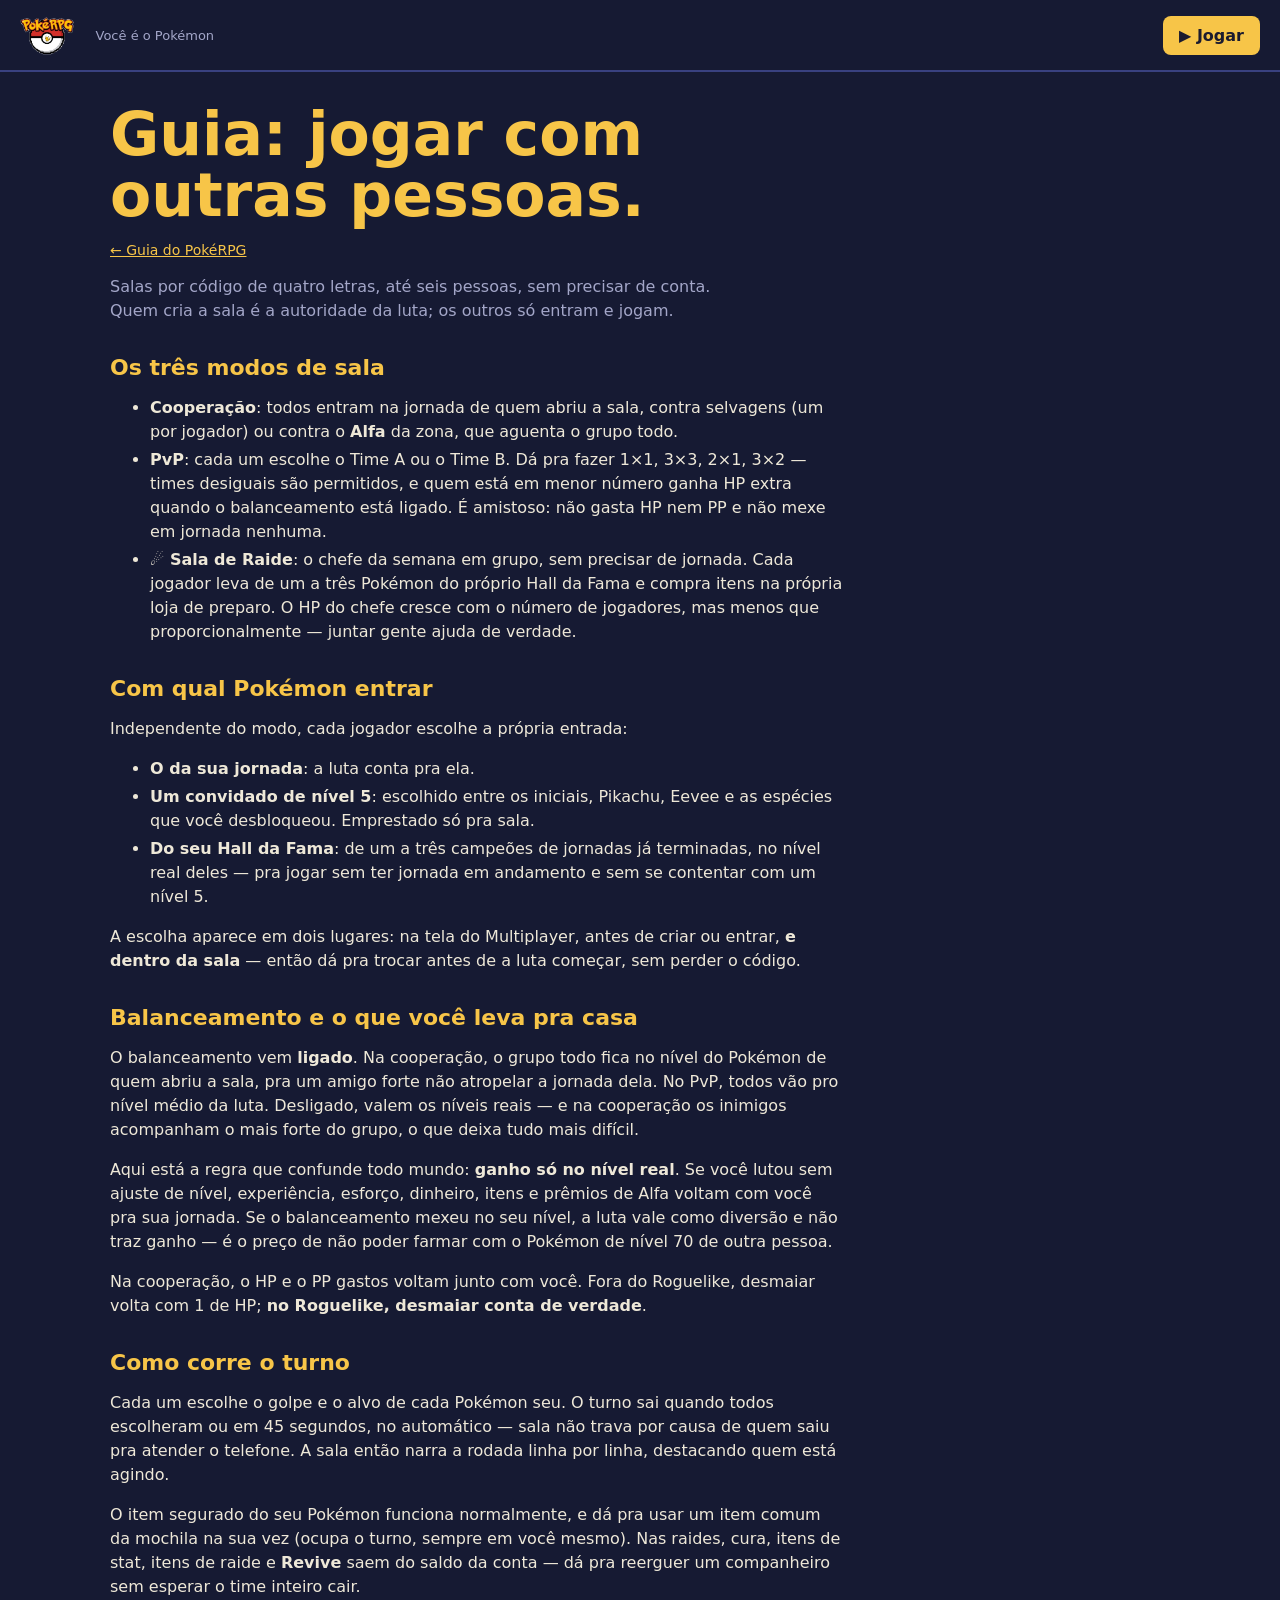
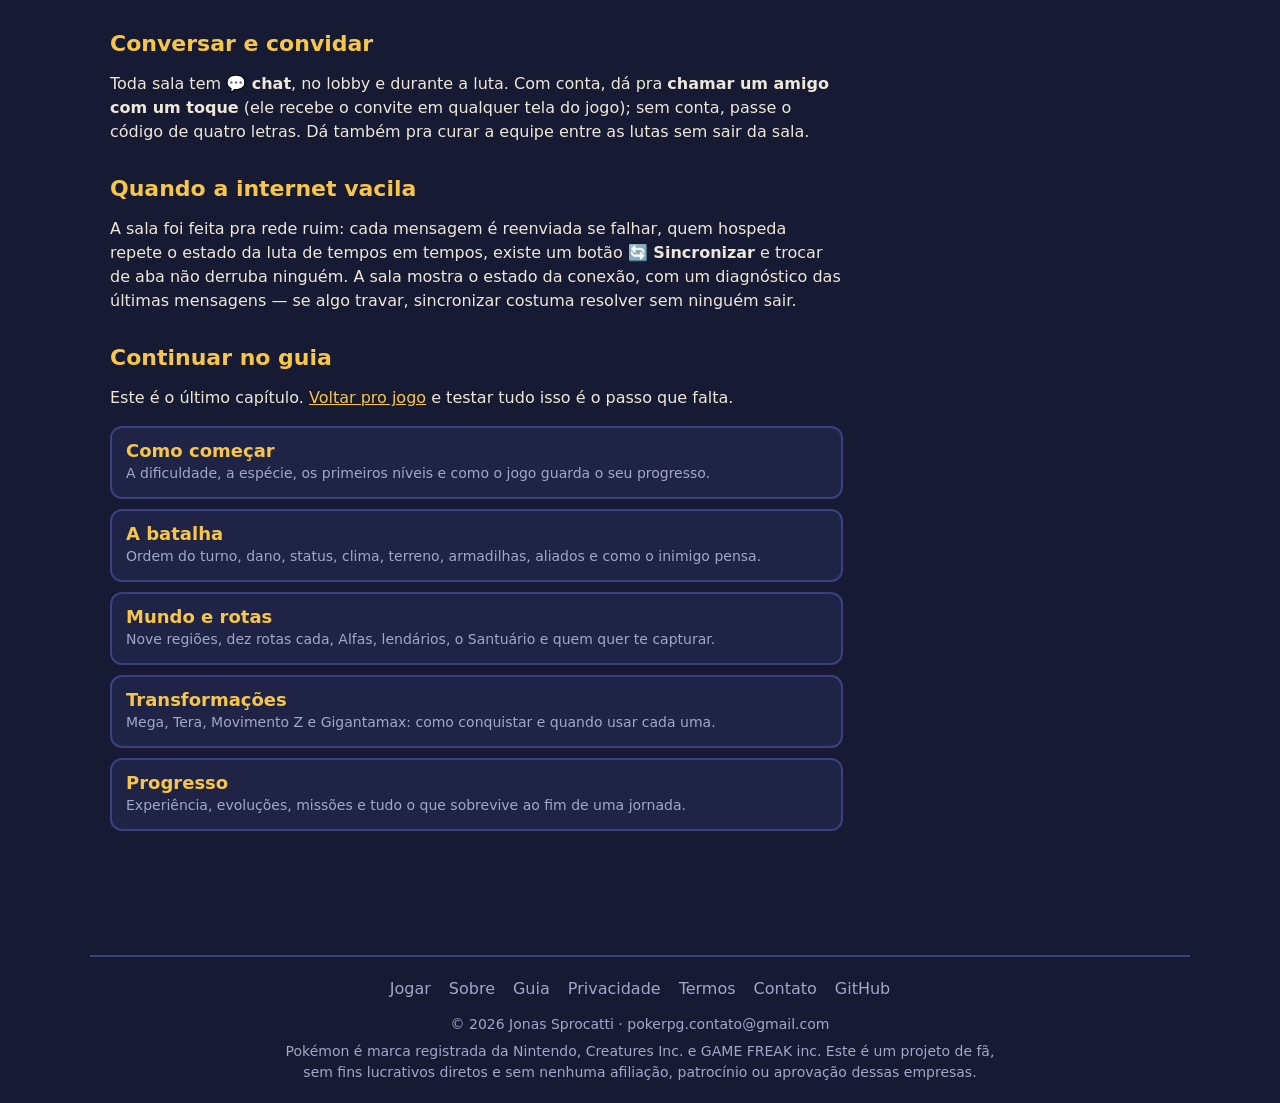
<file: guia-multiplayer.html>
<!doctype html>
<html lang="pt-BR">
<head>
<meta charset="utf-8">
<meta name="viewport" content="width=device-width, initial-scale=1, viewport-fit=cover">
<title>Guia: jogar com outras pessoas — PokéRPG</title>
<meta name="description" content="O multiplayer do PokéRPG: salas por código de quatro letras, cooperação, PvP, raides contra o chefe da semana e com qual Pokémon entrar em cada uma.">
<link rel="canonical" href="https://www.pokerpg.com.br/guia-multiplayer.html">
<!-- Google AdSense: js/consent.js (Consent Mode v2) PRECISA vir antes. Gerado de js/config.js — não editar aqui. -->
<script src="js/consent.js"></script>
<script async src="https://pagead2.googlesyndication.com/pagead/js/adsbygoogle.js?client=ca-pub-9827780756194019" crossorigin="anonymous"></script>
<link rel="stylesheet" href="css/estilo.css">
<link rel="icon" type="image/png" sizes="32x32" href="img/favicon-32.png">
<link rel="icon" type="image/png" sizes="192x192" href="img/icone-192.png">
<meta name="theme-color" content="#161A33">
<meta property="og:type" content="article">
<meta property="og:site_name" content="PokéRPG">
<meta property="og:locale" content="pt_BR">
<meta property="og:title" content="Guia: jogar com outras pessoas — PokéRPG">
<meta property="og:description" content="O multiplayer do PokéRPG: salas por código de quatro letras, cooperação, PvP, raides contra o chefe da semana e com qual Pokémon entrar em cada uma.">
<meta property="og:image" content="https://www.pokerpg.com.br/img/og-imagem.png">
</head>
<body>
<header class="top">
  <div class="brand"><a class="brand-logo" href="./" aria-label="PokéRPG — ir para a página inicial"><img src="img/logo.png" alt="" class="logo" width="373" height="309"></a><small>Você é o Pokémon</small></div>
  <div class="top-r"><a class="btn" href="jogar.html">▶ Jogar</a></div>
</header>
<div id="app">
<main class="create pagina">
  <h1>Guia: jogar com outras pessoas.</h1>
  <p class="small"><a href="guia.html">← Guia do PokéRPG</a></p>

  <p class="lead">Salas por código de quatro letras, até seis pessoas, sem precisar de conta. Quem cria a sala
    é a autoridade da luta; os outros só entram e jogam.</p>

  <h2>Os três modos de sala</h2>
  <ul>
    <li><b>Cooperação</b>: todos entram na jornada de quem abriu a sala, contra selvagens (um por jogador) ou
      contra o <b>Alfa</b> da zona, que aguenta o grupo todo.</li>
    <li><b>PvP</b>: cada um escolhe o Time A ou o Time B. Dá pra fazer 1×1, 3×3, 2×1, 3×2 — times desiguais são
      permitidos, e quem está em menor número ganha HP extra quando o balanceamento está ligado. É amistoso:
      não gasta HP nem PP e não mexe em jornada nenhuma.</li>
    <li><b>☄ Sala de Raide</b>: o chefe da semana em grupo, sem precisar de jornada. Cada jogador leva de um a
      três Pokémon do próprio Hall da Fama e compra itens na própria loja de preparo. O HP do chefe cresce com
      o número de jogadores, mas menos que proporcionalmente — juntar gente ajuda de verdade.</li>
  </ul>

  <h2>Com qual Pokémon entrar</h2>
  <p>Independente do modo, cada jogador escolhe a própria entrada:</p>
  <ul>
    <li><b>O da sua jornada</b>: a luta conta pra ela.</li>
    <li><b>Um convidado de nível 5</b>: escolhido entre os iniciais, Pikachu, Eevee e as espécies que você
      desbloqueou. Emprestado só pra sala.</li>
    <li><b>Do seu Hall da Fama</b>: de um a três campeões de jornadas já terminadas, no nível real deles — pra
      jogar sem ter jornada em andamento e sem se contentar com um nível 5.</li>
  </ul>
  <p>A escolha aparece em dois lugares: na tela do Multiplayer, antes de criar ou entrar, <b>e dentro da
    sala</b> — então dá pra trocar antes de a luta começar, sem perder o código.</p>

  <h2>Balanceamento e o que você leva pra casa</h2>
  <p>O balanceamento vem <b>ligado</b>. Na cooperação, o grupo todo fica no nível do Pokémon de quem abriu a
    sala, pra um amigo forte não atropelar a jornada dela. No PvP, todos vão pro nível médio da luta.
    Desligado, valem os níveis reais — e na cooperação os inimigos acompanham o mais forte do grupo, o que
    deixa tudo mais difícil.</p>
  <p>Aqui está a regra que confunde todo mundo: <b>ganho só no nível real</b>. Se você lutou sem ajuste de
    nível, experiência, esforço, dinheiro, itens e prêmios de Alfa voltam com você pra sua jornada. Se o
    balanceamento mexeu no seu nível, a luta vale como diversão e não traz ganho — é o preço de não poder
    farmar com o Pokémon de nível 70 de outra pessoa.</p>
  <p>Na cooperação, o HP e o PP gastos voltam junto com você. Fora do Roguelike, desmaiar volta com 1 de HP;
    <b>no Roguelike, desmaiar conta de verdade</b>.</p>

  <h2>Como corre o turno</h2>
  <p>Cada um escolhe o golpe e o alvo de cada Pokémon seu. O turno sai quando todos escolheram ou em 45
    segundos, no automático — sala não trava por causa de quem saiu pra atender o telefone. A sala então narra
    a rodada linha por linha, destacando quem está agindo.</p>
  <p>O item segurado do seu Pokémon funciona normalmente, e dá pra usar um item comum da mochila na sua vez
    (ocupa o turno, sempre em você mesmo). Nas raides, cura, itens de stat, itens de raide e <b>Revive</b>
    saem do saldo da conta — dá pra reerguer um companheiro sem esperar o time inteiro cair.</p>

  <h2>Conversar e convidar</h2>
  <p>Toda sala tem <b>💬 chat</b>, no lobby e durante a luta. Com conta, dá pra <b>chamar um amigo com um
    toque</b> (ele recebe o convite em qualquer tela do jogo); sem conta, passe o código de quatro letras. Dá
    também pra curar a equipe entre as lutas sem sair da sala.</p>

  <h2>Quando a internet vacila</h2>
  <p>A sala foi feita pra rede ruim: cada mensagem é reenviada se falhar, quem hospeda repete o estado da luta
    de tempos em tempos, existe um botão <b>🔄 Sincronizar</b> e trocar de aba não derruba ninguém. A sala
    mostra o estado da conexão, com um diagnóstico das últimas mensagens — se algo travar, sincronizar
    costuma resolver sem ninguém sair.</p>

  <h2>Continuar no guia</h2>
  <p>Este é o último capítulo. <a href="./">Voltar pro jogo</a> e testar tudo isso é o passo que falta.</p>
  <ul class="indice">
    <li><a href="guia-comecar.html">Como começar</a> <span class="small muted">A dificuldade, a espécie, os primeiros níveis e como o jogo guarda o seu progresso.</span></li>
    <li><a href="guia-batalha.html">A batalha</a> <span class="small muted">Ordem do turno, dano, status, clima, terreno, armadilhas, aliados e como o inimigo pensa.</span></li>
    <li><a href="guia-mundo.html">Mundo e rotas</a> <span class="small muted">Nove regiões, dez rotas cada, Alfas, lendários, o Santuário e quem quer te capturar.</span></li>
    <li><a href="guia-transformacoes.html">Transformações</a> <span class="small muted">Mega, Tera, Movimento Z e Gigantamax: como conquistar e quando usar cada uma.</span></li>
    <li><a href="guia-progresso.html">Progresso</a> <span class="small muted">Experiência, evoluções, missões e tudo o que sobrevive ao fim de uma jornada.</span></li>
  </ul>
</main>
</div>
<footer class="rodape-site">
    <nav aria-label="Páginas do site">
      <a href="jogar.html">Jogar</a>
      <a href="sobre.html">Sobre</a>
      <a href="guia.html">Guia</a>
      <a href="privacidade.html">Privacidade</a>
      <a href="termos.html">Termos</a>
      <a href="contato.html">Contato</a>
      <a href="https://github.com/JonasSprocatti/PokeRPG" target="_blank" rel="noopener">GitHub</a>
    </nav>
    <p class="small muted">© 2026 Jonas Sprocatti · <a href="mailto:pokerpg.contato@gmail.com">pokerpg.contato@gmail.com</a></p>
    <p class="small muted">Pokémon é marca registrada da Nintendo, Creatures Inc. e GAME FREAK inc. Este é um projeto de fã, sem fins lucrativos diretos e sem nenhuma afiliação, patrocínio ou aprovação dessas empresas.</p>
  </footer>
</body>
</html>
</file>
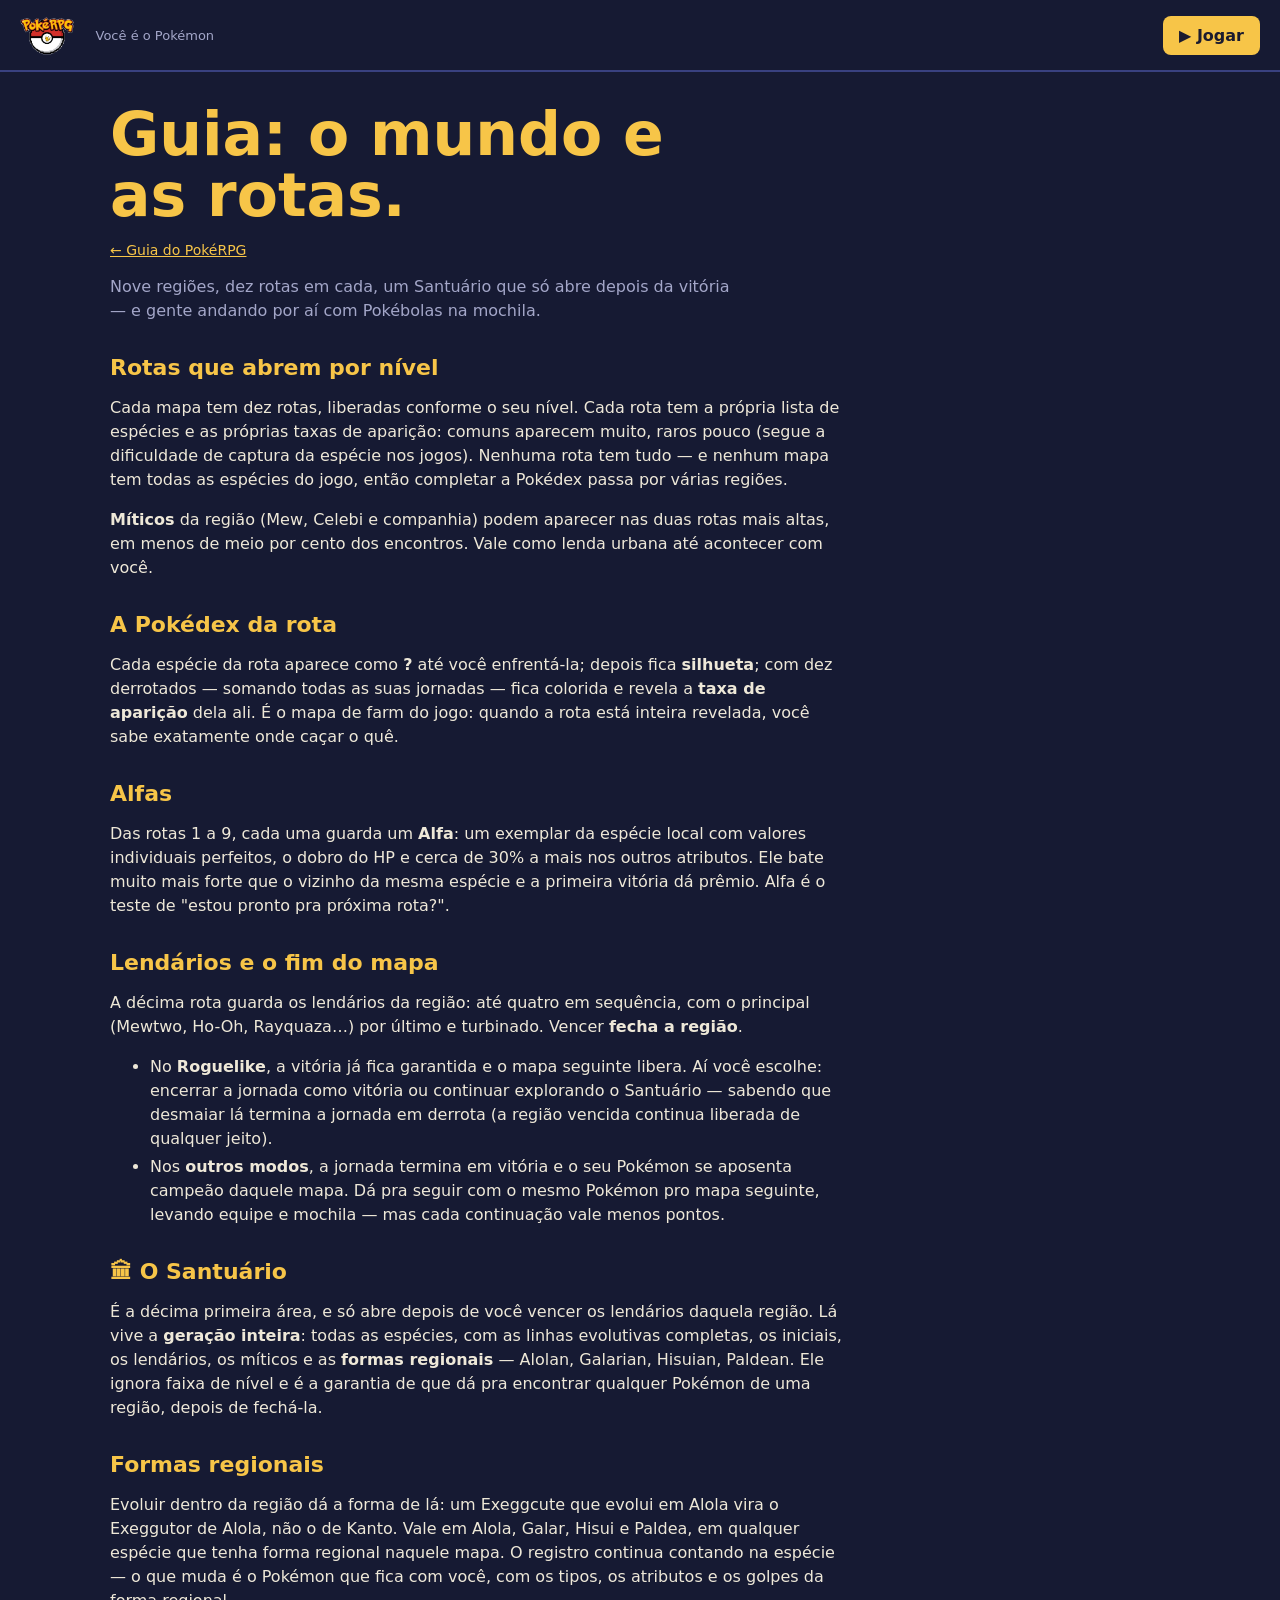
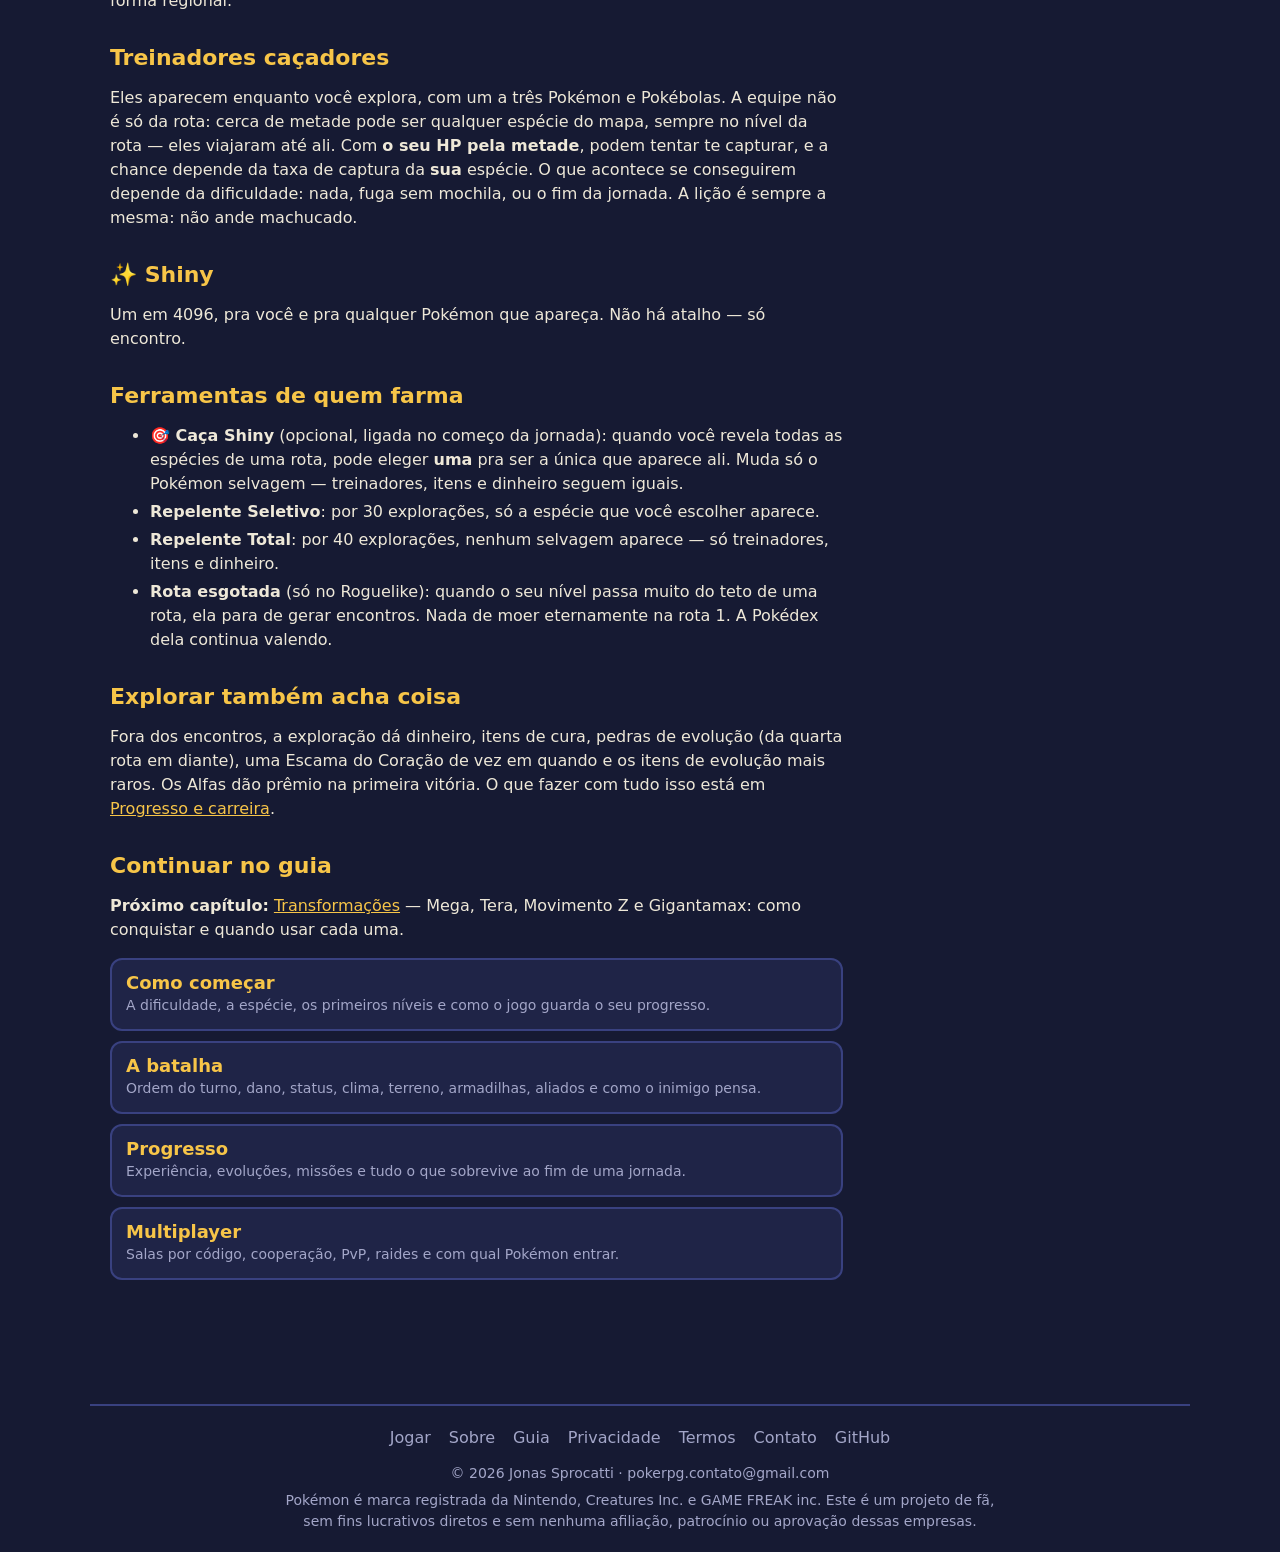
<file: guia-mundo.html>
<!doctype html>
<html lang="pt-BR">
<head>
<meta charset="utf-8">
<meta name="viewport" content="width=device-width, initial-scale=1, viewport-fit=cover">
<title>Guia: o mundo e as rotas — PokéRPG</title>
<meta name="description" content="As nove regiões do PokéRPG: rotas que abrem por nível, taxas de aparição, Pokédex da rota, Alfas, lendários, o Santuário e os treinadores que querem te capturar.">
<link rel="canonical" href="https://www.pokerpg.com.br/guia-mundo.html">
<!-- Google AdSense: js/consent.js (Consent Mode v2) PRECISA vir antes. Gerado de js/config.js — não editar aqui. -->
<script src="js/consent.js"></script>
<script async src="https://pagead2.googlesyndication.com/pagead/js/adsbygoogle.js?client=ca-pub-9827780756194019" crossorigin="anonymous"></script>
<link rel="stylesheet" href="css/estilo.css">
<link rel="icon" type="image/png" sizes="32x32" href="img/favicon-32.png">
<link rel="icon" type="image/png" sizes="192x192" href="img/icone-192.png">
<meta name="theme-color" content="#161A33">
<meta property="og:type" content="article">
<meta property="og:site_name" content="PokéRPG">
<meta property="og:locale" content="pt_BR">
<meta property="og:title" content="Guia: o mundo e as rotas — PokéRPG">
<meta property="og:description" content="As nove regiões do PokéRPG: rotas que abrem por nível, taxas de aparição, Pokédex da rota, Alfas, lendários, o Santuário e os treinadores que querem te capturar.">
<meta property="og:image" content="https://www.pokerpg.com.br/img/og-imagem.png">
</head>
<body>
<header class="top">
  <div class="brand"><a class="brand-logo" href="./" aria-label="PokéRPG — ir para a página inicial"><img src="img/logo.png" alt="" class="logo" width="373" height="309"></a><small>Você é o Pokémon</small></div>
  <div class="top-r"><a class="btn" href="jogar.html">▶ Jogar</a></div>
</header>
<div id="app">
<main class="create pagina">
  <h1>Guia: o mundo e as rotas.</h1>
  <p class="small"><a href="guia.html">← Guia do PokéRPG</a></p>

  <p class="lead">Nove regiões, dez rotas em cada, um Santuário que só abre depois da vitória — e gente
    andando por aí com Pokébolas na mochila.</p>

  <h2>Rotas que abrem por nível</h2>
  <p>Cada mapa tem dez rotas, liberadas conforme o seu nível. Cada rota tem a própria lista de espécies e as
    próprias taxas de aparição: comuns aparecem muito, raros pouco (segue a dificuldade de captura da espécie
    nos jogos). Nenhuma rota tem tudo — e nenhum mapa tem todas as espécies do jogo, então completar a Pokédex
    passa por várias regiões.</p>
  <p><b>Míticos</b> da região (Mew, Celebi e companhia) podem aparecer nas duas rotas mais altas, em menos de
    meio por cento dos encontros. Vale como lenda urbana até acontecer com você.</p>

  <h2>A Pokédex da rota</h2>
  <p>Cada espécie da rota aparece como <b>?</b> até você enfrentá-la; depois fica <b>silhueta</b>; com dez
    derrotados — somando todas as suas jornadas — fica colorida e revela a <b>taxa de aparição</b> dela ali.
    É o mapa de farm do jogo: quando a rota está inteira revelada, você sabe exatamente onde caçar o quê.</p>

  <h2>Alfas</h2>
  <p>Das rotas 1 a 9, cada uma guarda um <b>Alfa</b>: um exemplar da espécie local com valores individuais
    perfeitos, o dobro do HP e cerca de 30% a mais nos outros atributos. Ele bate muito mais forte que o
    vizinho da mesma espécie e a primeira vitória dá prêmio. Alfa é o teste de "estou pronto pra próxima
    rota?".</p>

  <h2>Lendários e o fim do mapa</h2>
  <p>A décima rota guarda os lendários da região: até quatro em sequência, com o principal (Mewtwo, Ho-Oh,
    Rayquaza…) por último e turbinado. Vencer <b>fecha a região</b>.</p>
  <ul>
    <li>No <b>Roguelike</b>, a vitória já fica garantida e o mapa seguinte libera. Aí você escolhe: encerrar a
      jornada como vitória ou continuar explorando o Santuário — sabendo que desmaiar lá termina a jornada em
      derrota (a região vencida continua liberada de qualquer jeito).</li>
    <li>Nos <b>outros modos</b>, a jornada termina em vitória e o seu Pokémon se aposenta campeão daquele mapa.
      Dá pra seguir com o mesmo Pokémon pro mapa seguinte, levando equipe e mochila — mas cada continuação
      vale menos pontos.</li>
  </ul>

  <h2>🏛 O Santuário</h2>
  <p>É a décima primeira área, e só abre depois de você vencer os lendários daquela região. Lá vive a
    <b>geração inteira</b>: todas as espécies, com as linhas evolutivas completas, os iniciais, os lendários,
    os míticos e as <b>formas regionais</b> — Alolan, Galarian, Hisuian, Paldean. Ele ignora faixa de nível e
    é a garantia de que dá pra encontrar qualquer Pokémon de uma região, depois de fechá-la.</p>

  <h2>Formas regionais</h2>
  <p>Evoluir dentro da região dá a forma de lá: um Exeggcute que evolui em Alola vira o Exeggutor de Alola, não
    o de Kanto. Vale em Alola, Galar, Hisui e Paldea, em qualquer espécie que tenha forma regional naquele
    mapa. O registro continua contando na espécie — o que muda é o Pokémon que fica com você, com os tipos, os
    atributos e os golpes da forma regional.</p>

  <h2>Treinadores caçadores</h2>
  <p>Eles aparecem enquanto você explora, com um a três Pokémon e Pokébolas. A equipe não é só da rota: cerca
    de metade pode ser qualquer espécie do mapa, sempre no nível da rota — eles viajaram até ali. Com <b>o seu
    HP pela metade</b>, podem tentar te capturar, e a chance depende da taxa de captura da <b>sua</b> espécie.
    O que acontece se conseguirem depende da dificuldade: nada, fuga sem mochila, ou o fim da jornada. A
    lição é sempre a mesma: não ande machucado.</p>

  <h2>✨ Shiny</h2>
  <p>Um em 4096, pra você e pra qualquer Pokémon que apareça. Não há atalho — só encontro.</p>

  <h2>Ferramentas de quem farma</h2>
  <ul>
    <li><b>🎯 Caça Shiny</b> (opcional, ligada no começo da jornada): quando você revela todas as espécies de
      uma rota, pode eleger <b>uma</b> pra ser a única que aparece ali. Muda só o Pokémon selvagem —
      treinadores, itens e dinheiro seguem iguais.</li>
    <li><b>Repelente Seletivo</b>: por 30 explorações, só a espécie que você escolher aparece.</li>
    <li><b>Repelente Total</b>: por 40 explorações, nenhum selvagem aparece — só treinadores, itens e
      dinheiro.</li>
    <li><b>Rota esgotada</b> (só no Roguelike): quando o seu nível passa muito do teto de uma rota, ela para de
      gerar encontros. Nada de moer eternamente na rota 1. A Pokédex dela continua valendo.</li>
  </ul>

  <h2>Explorar também acha coisa</h2>
  <p>Fora dos encontros, a exploração dá dinheiro, itens de cura, pedras de evolução (da quarta rota em
    diante), uma Escama do Coração de vez em quando e os itens de evolução mais raros. Os Alfas dão prêmio na
    primeira vitória. O que fazer com tudo isso está em
    <a href="guia-progresso.html">Progresso e carreira</a>.</p>

  <h2>Continuar no guia</h2>
  <p><b>Próximo capítulo:</b> <a href="guia-transformacoes.html">Transformações</a> — Mega, Tera, Movimento Z e Gigantamax: como conquistar e quando usar cada uma.</p>
  <ul class="indice">
    <li><a href="guia-comecar.html">Como começar</a> <span class="small muted">A dificuldade, a espécie, os primeiros níveis e como o jogo guarda o seu progresso.</span></li>
    <li><a href="guia-batalha.html">A batalha</a> <span class="small muted">Ordem do turno, dano, status, clima, terreno, armadilhas, aliados e como o inimigo pensa.</span></li>
    <li><a href="guia-progresso.html">Progresso</a> <span class="small muted">Experiência, evoluções, missões e tudo o que sobrevive ao fim de uma jornada.</span></li>
    <li><a href="guia-multiplayer.html">Multiplayer</a> <span class="small muted">Salas por código, cooperação, PvP, raides e com qual Pokémon entrar.</span></li>
  </ul>
</main>
</div>
<footer class="rodape-site">
    <nav aria-label="Páginas do site">
      <a href="jogar.html">Jogar</a>
      <a href="sobre.html">Sobre</a>
      <a href="guia.html">Guia</a>
      <a href="privacidade.html">Privacidade</a>
      <a href="termos.html">Termos</a>
      <a href="contato.html">Contato</a>
      <a href="https://github.com/JonasSprocatti/PokeRPG" target="_blank" rel="noopener">GitHub</a>
    </nav>
    <p class="small muted">© 2026 Jonas Sprocatti · <a href="mailto:pokerpg.contato@gmail.com">pokerpg.contato@gmail.com</a></p>
    <p class="small muted">Pokémon é marca registrada da Nintendo, Creatures Inc. e GAME FREAK inc. Este é um projeto de fã, sem fins lucrativos diretos e sem nenhuma afiliação, patrocínio ou aprovação dessas empresas.</p>
  </footer>
</body>
</html>
</file>
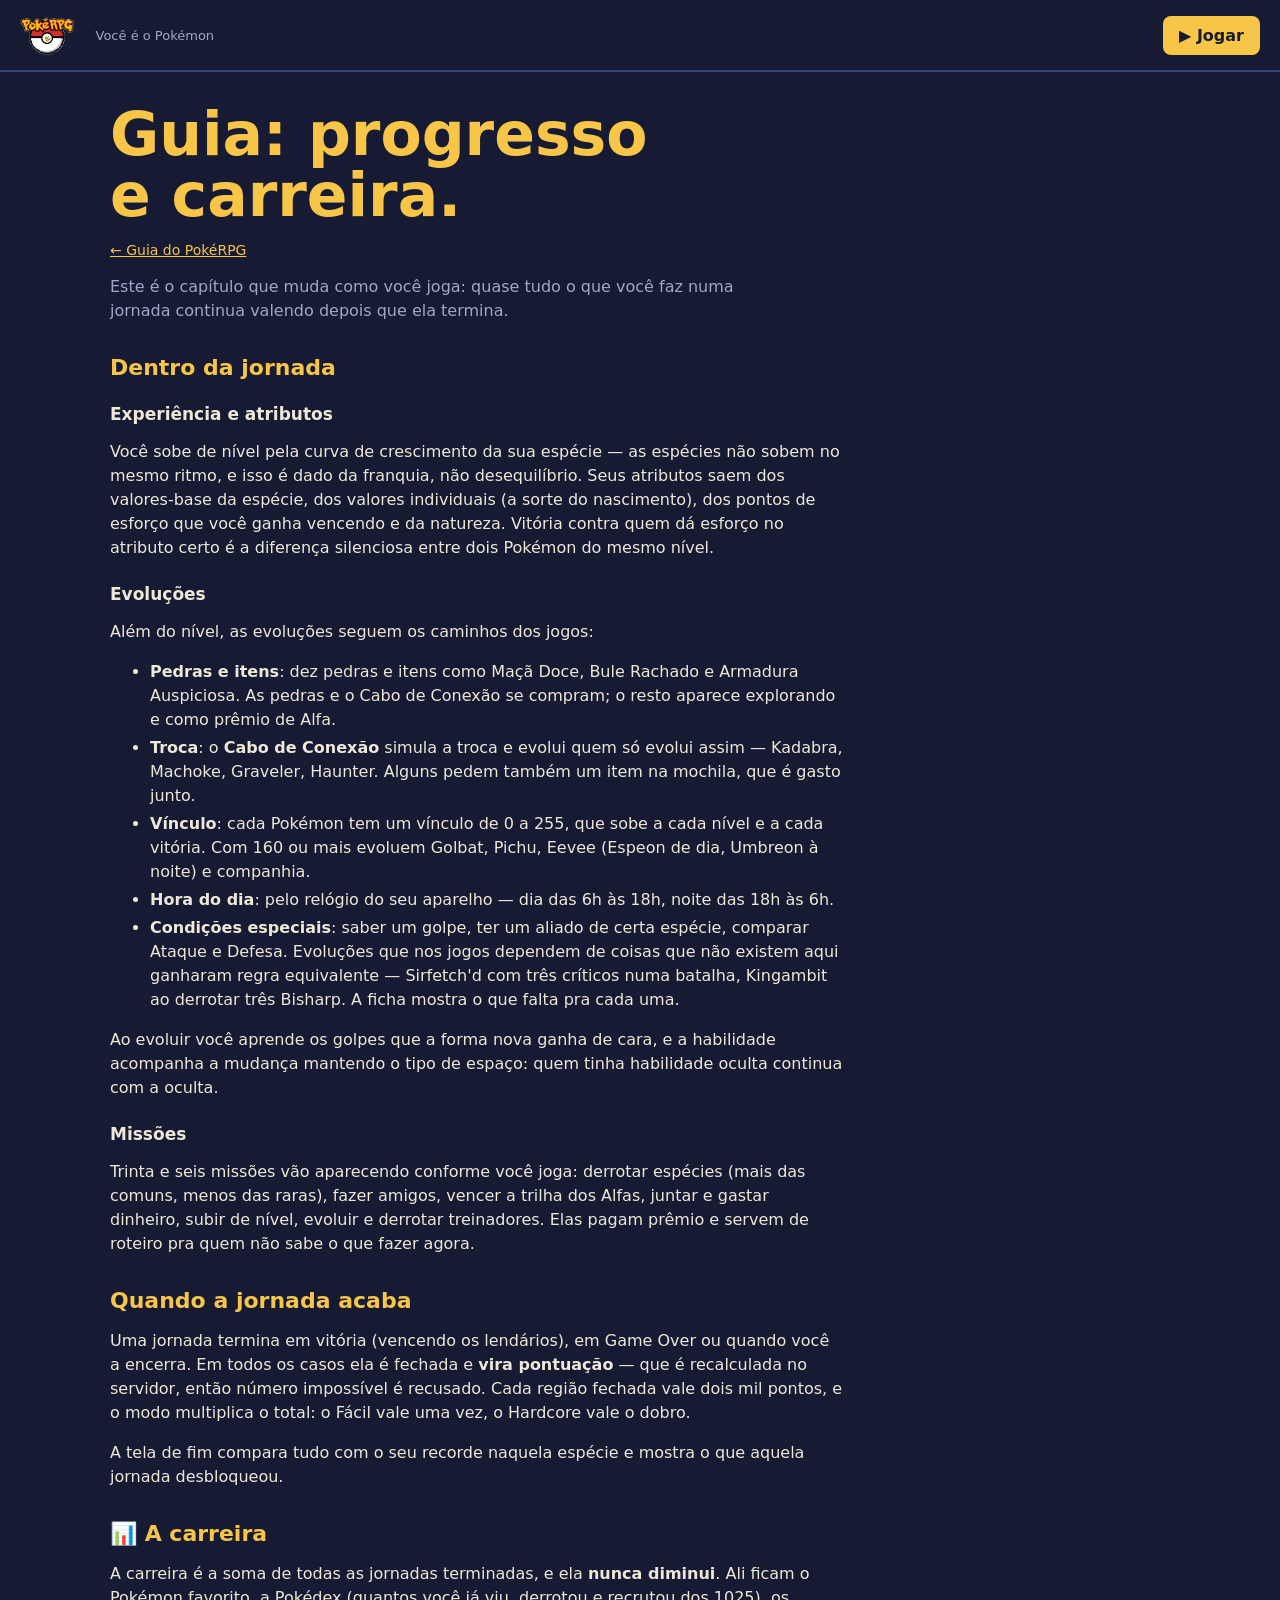
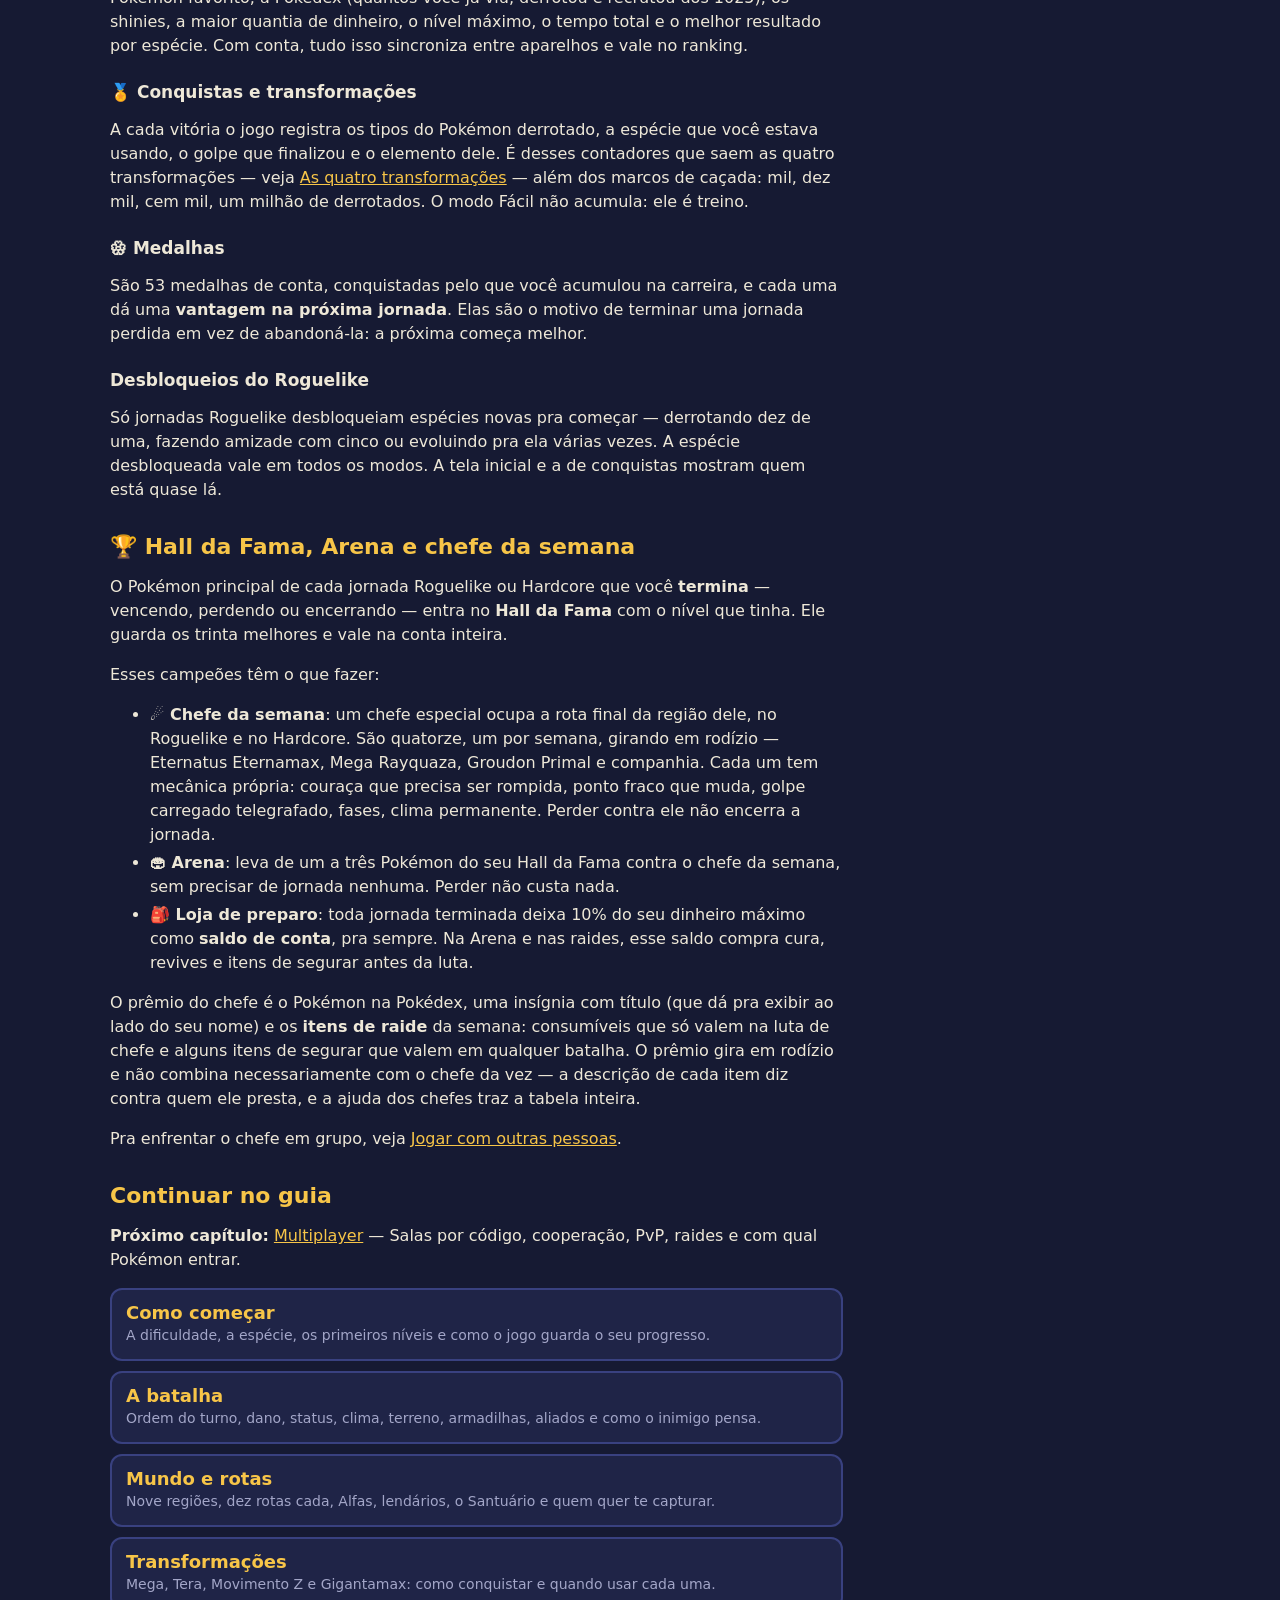
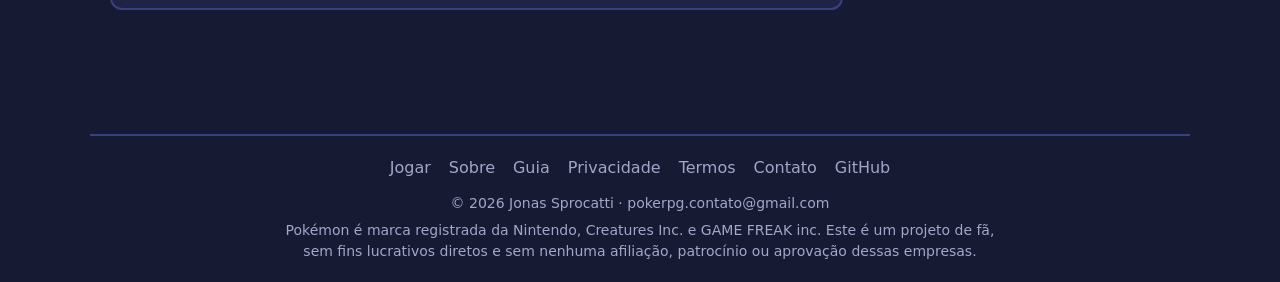
<file: guia-progresso.html>
<!doctype html>
<html lang="pt-BR">
<head>
<meta charset="utf-8">
<meta name="viewport" content="width=device-width, initial-scale=1, viewport-fit=cover">
<title>Guia: progresso e carreira — PokéRPG</title>
<meta name="description" content="O que fica depois da jornada no PokéRPG: experiência, evoluções, missões, pontuação, carreira, medalhas, Hall da Fama e o chefe da semana.">
<link rel="canonical" href="https://www.pokerpg.com.br/guia-progresso.html">
<!-- Google AdSense: js/consent.js (Consent Mode v2) PRECISA vir antes. Gerado de js/config.js — não editar aqui. -->
<script src="js/consent.js"></script>
<script async src="https://pagead2.googlesyndication.com/pagead/js/adsbygoogle.js?client=ca-pub-9827780756194019" crossorigin="anonymous"></script>
<link rel="stylesheet" href="css/estilo.css">
<link rel="icon" type="image/png" sizes="32x32" href="img/favicon-32.png">
<link rel="icon" type="image/png" sizes="192x192" href="img/icone-192.png">
<meta name="theme-color" content="#161A33">
<meta property="og:type" content="article">
<meta property="og:site_name" content="PokéRPG">
<meta property="og:locale" content="pt_BR">
<meta property="og:title" content="Guia: progresso e carreira — PokéRPG">
<meta property="og:description" content="O que fica depois da jornada no PokéRPG: experiência, evoluções, missões, pontuação, carreira, medalhas, Hall da Fama e o chefe da semana.">
<meta property="og:image" content="https://www.pokerpg.com.br/img/og-imagem.png">
</head>
<body>
<header class="top">
  <div class="brand"><a class="brand-logo" href="./" aria-label="PokéRPG — ir para a página inicial"><img src="img/logo.png" alt="" class="logo" width="373" height="309"></a><small>Você é o Pokémon</small></div>
  <div class="top-r"><a class="btn" href="jogar.html">▶ Jogar</a></div>
</header>
<div id="app">
<main class="create pagina">
  <h1>Guia: progresso e carreira.</h1>
  <p class="small"><a href="guia.html">← Guia do PokéRPG</a></p>

  <p class="lead">Este é o capítulo que muda como você joga: quase tudo o que você faz numa jornada continua
    valendo depois que ela termina.</p>

  <h2>Dentro da jornada</h2>
  <h3>Experiência e atributos</h3>
  <p>Você sobe de nível pela curva de crescimento da sua espécie — as espécies não sobem no mesmo ritmo, e isso
    é dado da franquia, não desequilíbrio. Seus atributos saem dos valores-base da espécie, dos valores
    individuais (a sorte do nascimento), dos pontos de esforço que você ganha vencendo e da natureza. Vitória
    contra quem dá esforço no atributo certo é a diferença silenciosa entre dois Pokémon do mesmo nível.</p>

  <h3>Evoluções</h3>
  <p>Além do nível, as evoluções seguem os caminhos dos jogos:</p>
  <ul>
    <li><b>Pedras e itens</b>: dez pedras e itens como Maçã Doce, Bule Rachado e Armadura Auspiciosa. As
      pedras e o Cabo de Conexão se compram; o resto aparece explorando e como prêmio de Alfa.</li>
    <li><b>Troca</b>: o <b>Cabo de Conexão</b> simula a troca e evolui quem só evolui assim — Kadabra,
      Machoke, Graveler, Haunter. Alguns pedem também um item na mochila, que é gasto junto.</li>
    <li><b>Vínculo</b>: cada Pokémon tem um vínculo de 0 a 255, que sobe a cada nível e a cada vitória. Com 160
      ou mais evoluem Golbat, Pichu, Eevee (Espeon de dia, Umbreon à noite) e companhia.</li>
    <li><b>Hora do dia</b>: pelo relógio do seu aparelho — dia das 6h às 18h, noite das 18h às 6h.</li>
    <li><b>Condições especiais</b>: saber um golpe, ter um aliado de certa espécie, comparar Ataque e Defesa.
      Evoluções que nos jogos dependem de coisas que não existem aqui ganharam regra equivalente — Sirfetch'd
      com três críticos numa batalha, Kingambit ao derrotar três Bisharp. A ficha mostra o que falta pra
      cada uma.</li>
  </ul>
  <p>Ao evoluir você aprende os golpes que a forma nova ganha de cara, e a habilidade acompanha a mudança
    mantendo o tipo de espaço: quem tinha habilidade oculta continua com a oculta.</p>

  <h3>Missões</h3>
  <p>Trinta e seis missões vão aparecendo conforme você joga: derrotar espécies (mais das comuns, menos das
    raras), fazer amigos, vencer a trilha dos Alfas, juntar e gastar dinheiro, subir de nível, evoluir e
    derrotar treinadores. Elas pagam prêmio e servem de roteiro pra quem não sabe o que fazer agora.</p>

  <h2>Quando a jornada acaba</h2>
  <p>Uma jornada termina em vitória (vencendo os lendários), em Game Over ou quando você a encerra. Em todos os
    casos ela é fechada e <b>vira pontuação</b> — que é recalculada no servidor, então número impossível é
    recusado. Cada região fechada vale dois mil pontos, e o modo multiplica o total: o Fácil vale uma vez, o
    Hardcore vale o dobro.</p>
  <p>A tela de fim compara tudo com o seu recorde naquela espécie e mostra o que aquela jornada desbloqueou.</p>

  <h2>📊 A carreira</h2>
  <p>A carreira é a soma de todas as jornadas terminadas, e ela <b>nunca diminui</b>. Ali ficam o Pokémon
    favorito, a Pokédex (quantos você já viu, derrotou e recrutou dos 1025), os shinies, a maior quantia de
    dinheiro, o nível máximo, o tempo total e o melhor resultado por espécie. Com conta, tudo isso sincroniza
    entre aparelhos e vale no ranking.</p>

  <h3>🏅 Conquistas e transformações</h3>
  <p>A cada vitória o jogo registra os tipos do Pokémon derrotado, a espécie que você estava usando, o golpe
    que finalizou e o elemento dele. É desses contadores que saem as quatro transformações — veja
    <a href="guia-transformacoes.html">As quatro transformações</a> — além dos marcos de caçada: mil, dez mil,
    cem mil, um milhão de derrotados. O modo Fácil não acumula: ele é treino.</p>

  <h3>🏵 Medalhas</h3>
  <p>São 53 medalhas de conta, conquistadas pelo que você acumulou na carreira, e cada uma dá uma
    <b>vantagem na próxima jornada</b>. Elas são o motivo de terminar uma jornada perdida em vez de abandoná-la:
    a próxima começa melhor.</p>

  <h3>Desbloqueios do Roguelike</h3>
  <p>Só jornadas Roguelike desbloqueiam espécies novas pra começar — derrotando dez de uma, fazendo amizade com
    cinco ou evoluindo pra ela várias vezes. A espécie desbloqueada vale em todos os modos. A tela inicial e a
    de conquistas mostram quem está quase lá.</p>

  <h2>🏆 Hall da Fama, Arena e chefe da semana</h2>
  <p>O Pokémon principal de cada jornada Roguelike ou Hardcore que você <b>termina</b> — vencendo, perdendo ou
    encerrando — entra no <b>Hall da Fama</b> com o nível que tinha. Ele guarda os trinta melhores e vale na
    conta inteira.</p>
  <p>Esses campeões têm o que fazer:</p>
  <ul>
    <li><b>☄ Chefe da semana</b>: um chefe especial ocupa a rota final da região dele, no Roguelike e no
      Hardcore. São quatorze, um por semana, girando em rodízio — Eternatus Eternamax, Mega Rayquaza, Groudon
      Primal e companhia. Cada um tem mecânica própria: couraça que precisa ser rompida, ponto fraco que muda,
      golpe carregado telegrafado, fases, clima permanente. Perder contra ele não encerra a jornada.</li>
    <li><b>🏟 Arena</b>: leva de um a três Pokémon do seu Hall da Fama contra o chefe da semana, sem precisar
      de jornada nenhuma. Perder não custa nada.</li>
    <li><b>🎒 Loja de preparo</b>: toda jornada terminada deixa 10% do seu dinheiro máximo como <b>saldo de
      conta</b>, pra sempre. Na Arena e nas raides, esse saldo compra cura, revives e itens de segurar antes
      da luta.</li>
  </ul>
  <p>O prêmio do chefe é o Pokémon na Pokédex, uma insígnia com título (que dá pra exibir ao lado do seu nome)
    e os <b>itens de raide</b> da semana: consumíveis que só valem na luta de chefe e alguns itens de segurar
    que valem em qualquer batalha. O prêmio gira em rodízio e não combina necessariamente com o chefe da vez —
    a descrição de cada item diz contra quem ele presta, e a ajuda dos chefes traz a tabela inteira.</p>
  <p>Pra enfrentar o chefe em grupo, veja
    <a href="guia-multiplayer.html">Jogar com outras pessoas</a>.</p>

  <h2>Continuar no guia</h2>
  <p><b>Próximo capítulo:</b> <a href="guia-multiplayer.html">Multiplayer</a> — Salas por código, cooperação, PvP, raides e com qual Pokémon entrar.</p>
  <ul class="indice">
    <li><a href="guia-comecar.html">Como começar</a> <span class="small muted">A dificuldade, a espécie, os primeiros níveis e como o jogo guarda o seu progresso.</span></li>
    <li><a href="guia-batalha.html">A batalha</a> <span class="small muted">Ordem do turno, dano, status, clima, terreno, armadilhas, aliados e como o inimigo pensa.</span></li>
    <li><a href="guia-mundo.html">Mundo e rotas</a> <span class="small muted">Nove regiões, dez rotas cada, Alfas, lendários, o Santuário e quem quer te capturar.</span></li>
    <li><a href="guia-transformacoes.html">Transformações</a> <span class="small muted">Mega, Tera, Movimento Z e Gigantamax: como conquistar e quando usar cada uma.</span></li>
  </ul>
</main>
</div>
<footer class="rodape-site">
    <nav aria-label="Páginas do site">
      <a href="jogar.html">Jogar</a>
      <a href="sobre.html">Sobre</a>
      <a href="guia.html">Guia</a>
      <a href="privacidade.html">Privacidade</a>
      <a href="termos.html">Termos</a>
      <a href="contato.html">Contato</a>
      <a href="https://github.com/JonasSprocatti/PokeRPG" target="_blank" rel="noopener">GitHub</a>
    </nav>
    <p class="small muted">© 2026 Jonas Sprocatti · <a href="mailto:pokerpg.contato@gmail.com">pokerpg.contato@gmail.com</a></p>
    <p class="small muted">Pokémon é marca registrada da Nintendo, Creatures Inc. e GAME FREAK inc. Este é um projeto de fã, sem fins lucrativos diretos e sem nenhuma afiliação, patrocínio ou aprovação dessas empresas.</p>
  </footer>
</body>
</html>
</file>
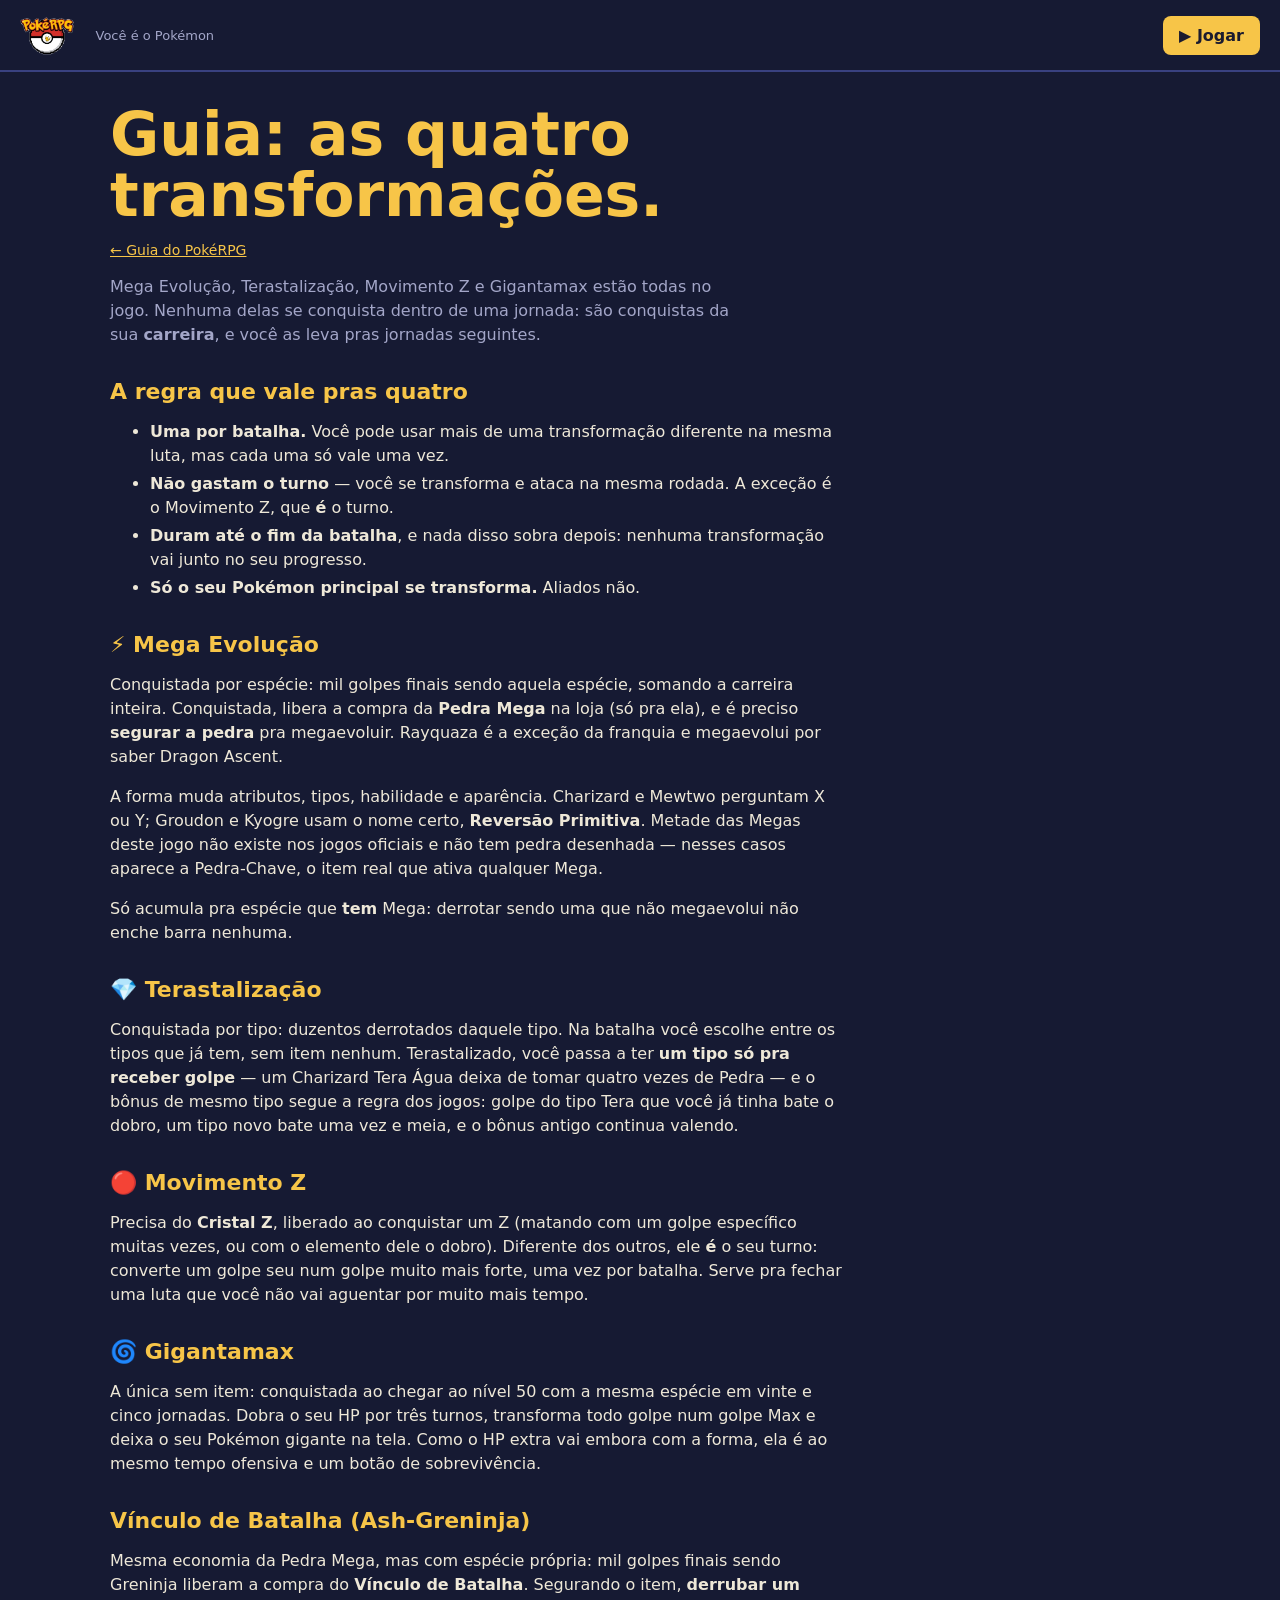
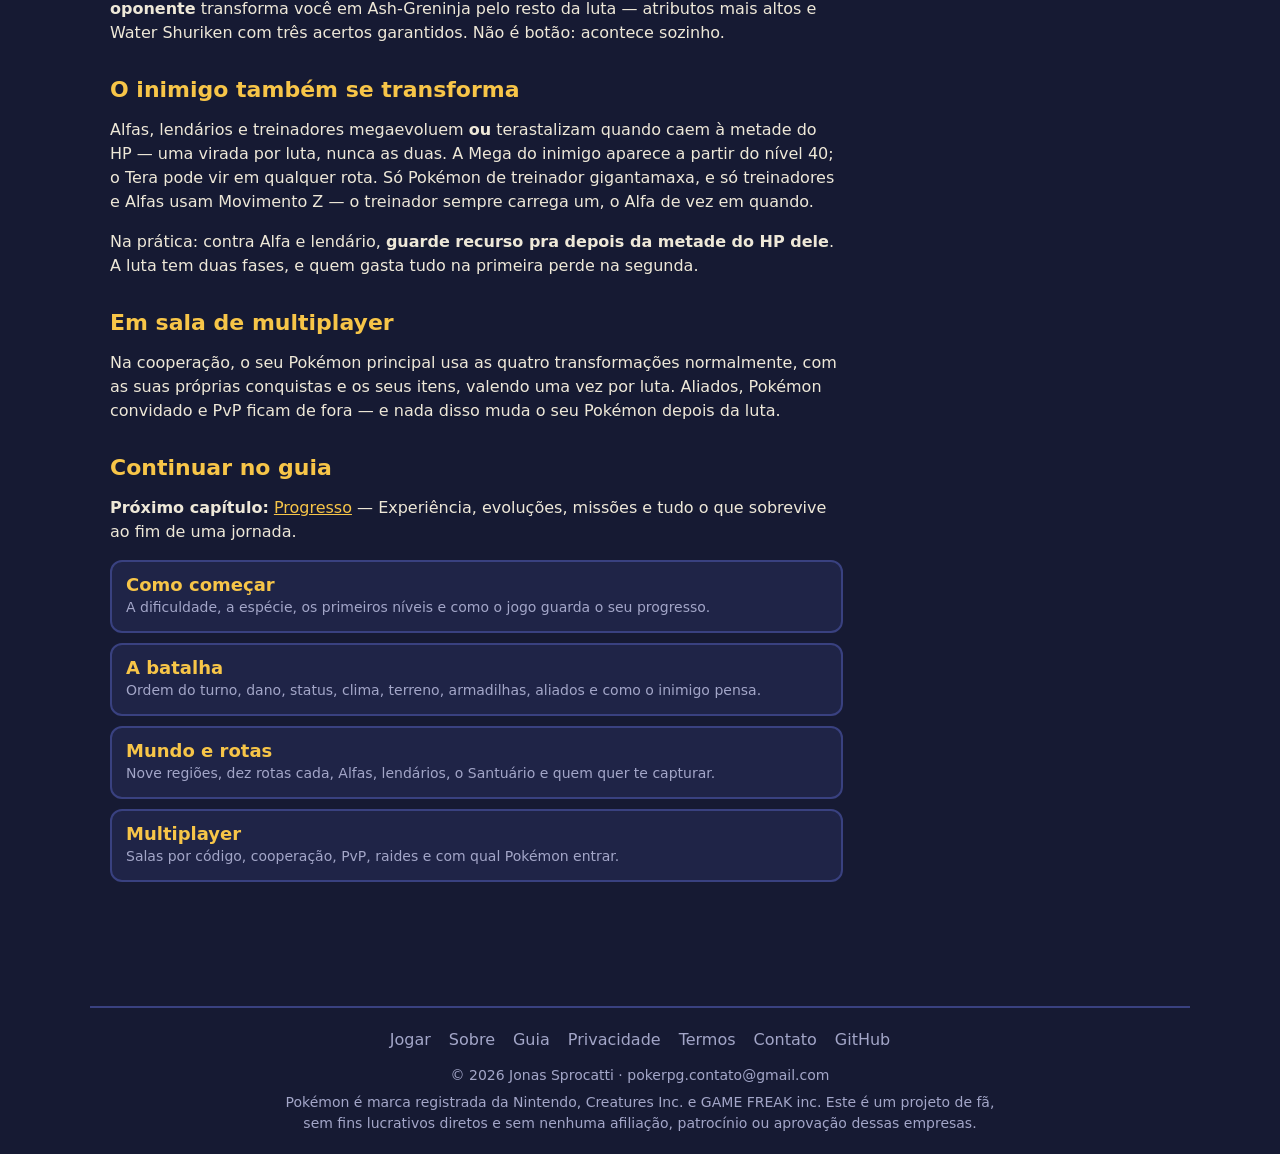
<file: guia-transformacoes.html>
<!doctype html>
<html lang="pt-BR">
<head>
<meta charset="utf-8">
<meta name="viewport" content="width=device-width, initial-scale=1, viewport-fit=cover">
<title>Guia: as quatro transformações — PokéRPG</title>
<meta name="description" content="Mega Evolução, Terastalização, Movimento Z e Gigantamax no PokéRPG: como cada uma é conquistada, o que ela muda na batalha e quando o inimigo usa a dele.">
<link rel="canonical" href="https://www.pokerpg.com.br/guia-transformacoes.html">
<!-- Google AdSense: js/consent.js (Consent Mode v2) PRECISA vir antes. Gerado de js/config.js — não editar aqui. -->
<script src="js/consent.js"></script>
<script async src="https://pagead2.googlesyndication.com/pagead/js/adsbygoogle.js?client=ca-pub-9827780756194019" crossorigin="anonymous"></script>
<link rel="stylesheet" href="css/estilo.css">
<link rel="icon" type="image/png" sizes="32x32" href="img/favicon-32.png">
<link rel="icon" type="image/png" sizes="192x192" href="img/icone-192.png">
<meta name="theme-color" content="#161A33">
<meta property="og:type" content="article">
<meta property="og:site_name" content="PokéRPG">
<meta property="og:locale" content="pt_BR">
<meta property="og:title" content="Guia: as quatro transformações — PokéRPG">
<meta property="og:description" content="Mega Evolução, Terastalização, Movimento Z e Gigantamax no PokéRPG: como cada uma é conquistada, o que ela muda na batalha e quando o inimigo usa a dele.">
<meta property="og:image" content="https://www.pokerpg.com.br/img/og-imagem.png">
</head>
<body>
<header class="top">
  <div class="brand"><a class="brand-logo" href="./" aria-label="PokéRPG — ir para a página inicial"><img src="img/logo.png" alt="" class="logo" width="373" height="309"></a><small>Você é o Pokémon</small></div>
  <div class="top-r"><a class="btn" href="jogar.html">▶ Jogar</a></div>
</header>
<div id="app">
<main class="create pagina">
  <h1>Guia: as quatro transformações.</h1>
  <p class="small"><a href="guia.html">← Guia do PokéRPG</a></p>

  <p class="lead">Mega Evolução, Terastalização, Movimento Z e Gigantamax estão todas no jogo. Nenhuma delas se
    conquista dentro de uma jornada: são conquistas da sua <b>carreira</b>, e você as leva pras jornadas
    seguintes.</p>

  <h2>A regra que vale pras quatro</h2>
  <ul>
    <li><b>Uma por batalha.</b> Você pode usar mais de uma transformação diferente na mesma luta, mas cada uma
      só vale uma vez.</li>
    <li><b>Não gastam o turno</b> — você se transforma e ataca na mesma rodada. A exceção é o Movimento Z, que
      <b>é</b> o turno.</li>
    <li><b>Duram até o fim da batalha</b>, e nada disso sobra depois: nenhuma transformação vai junto no seu
      progresso.</li>
    <li><b>Só o seu Pokémon principal se transforma.</b> Aliados não.</li>
  </ul>

  <h2>⚡ Mega Evolução</h2>
  <p>Conquistada por espécie: mil golpes finais sendo aquela espécie, somando a carreira inteira. Conquistada,
    libera a compra da <b>Pedra Mega</b> na loja (só pra ela), e é preciso <b>segurar a pedra</b> pra
    megaevoluir. Rayquaza é a exceção da franquia e megaevolui por saber Dragon Ascent.</p>
  <p>A forma muda atributos, tipos, habilidade e aparência. Charizard e Mewtwo perguntam X ou Y; Groudon e
    Kyogre usam o nome certo, <b>Reversão Primitiva</b>. Metade das Megas deste jogo não existe nos jogos
    oficiais e não tem pedra desenhada — nesses casos aparece a Pedra-Chave, o item real que ativa qualquer
    Mega.</p>
  <p>Só acumula pra espécie que <b>tem</b> Mega: derrotar sendo uma que não megaevolui não enche barra
    nenhuma.</p>

  <h2>💎 Terastalização</h2>
  <p>Conquistada por tipo: duzentos derrotados daquele tipo. Na batalha você escolhe entre os tipos que já
    tem, sem item nenhum. Terastalizado, você passa a ter <b>um tipo só pra receber golpe</b> — um Charizard
    Tera Água deixa de tomar quatro vezes de Pedra — e o bônus de mesmo tipo segue a regra dos jogos: golpe do
    tipo Tera que você já tinha bate o dobro, um tipo novo bate uma vez e meia, e o bônus antigo continua
    valendo.</p>

  <h2>🔴 Movimento Z</h2>
  <p>Precisa do <b>Cristal Z</b>, liberado ao conquistar um Z (matando com um golpe específico muitas vezes,
    ou com o elemento dele o dobro). Diferente dos outros, ele <b>é</b> o seu turno: converte um golpe seu num
    golpe muito mais forte, uma vez por batalha. Serve pra fechar uma luta que você não vai aguentar por muito
    mais tempo.</p>

  <h2>🌀 Gigantamax</h2>
  <p>A única sem item: conquistada ao chegar ao nível 50 com a mesma espécie em vinte e cinco jornadas. Dobra
    o seu HP por três turnos, transforma todo golpe num golpe Max e deixa o seu Pokémon gigante na tela. Como
    o HP extra vai embora com a forma, ela é ao mesmo tempo ofensiva e um botão de sobrevivência.</p>

  <h2>Vínculo de Batalha (Ash-Greninja)</h2>
  <p>Mesma economia da Pedra Mega, mas com espécie própria: mil golpes finais sendo Greninja liberam a compra
    do <b>Vínculo de Batalha</b>. Segurando o item, <b>derrubar um oponente</b> transforma você em
    Ash-Greninja pelo resto da luta — atributos mais altos e Water Shuriken com três acertos garantidos. Não é
    botão: acontece sozinho.</p>

  <h2>O inimigo também se transforma</h2>
  <p>Alfas, lendários e treinadores megaevoluem <b>ou</b> terastalizam quando caem à metade do HP — uma virada
    por luta, nunca as duas. A Mega do inimigo aparece a partir do nível 40; o Tera pode vir em qualquer rota.
    Só Pokémon de treinador gigantamaxa, e só treinadores e Alfas usam Movimento Z — o treinador sempre carrega
    um, o Alfa de vez em quando.</p>
  <p>Na prática: contra Alfa e lendário, <b>guarde recurso pra depois da metade do HP dele</b>. A luta tem
    duas fases, e quem gasta tudo na primeira perde na segunda.</p>

  <h2>Em sala de multiplayer</h2>
  <p>Na cooperação, o seu Pokémon principal usa as quatro transformações normalmente, com as suas próprias
    conquistas e os seus itens, valendo uma vez por luta. Aliados, Pokémon convidado e PvP ficam de fora — e
    nada disso muda o seu Pokémon depois da luta.</p>

  <h2>Continuar no guia</h2>
  <p><b>Próximo capítulo:</b> <a href="guia-progresso.html">Progresso</a> — Experiência, evoluções, missões e tudo o que sobrevive ao fim de uma jornada.</p>
  <ul class="indice">
    <li><a href="guia-comecar.html">Como começar</a> <span class="small muted">A dificuldade, a espécie, os primeiros níveis e como o jogo guarda o seu progresso.</span></li>
    <li><a href="guia-batalha.html">A batalha</a> <span class="small muted">Ordem do turno, dano, status, clima, terreno, armadilhas, aliados e como o inimigo pensa.</span></li>
    <li><a href="guia-mundo.html">Mundo e rotas</a> <span class="small muted">Nove regiões, dez rotas cada, Alfas, lendários, o Santuário e quem quer te capturar.</span></li>
    <li><a href="guia-multiplayer.html">Multiplayer</a> <span class="small muted">Salas por código, cooperação, PvP, raides e com qual Pokémon entrar.</span></li>
  </ul>
</main>
</div>
<footer class="rodape-site">
    <nav aria-label="Páginas do site">
      <a href="jogar.html">Jogar</a>
      <a href="sobre.html">Sobre</a>
      <a href="guia.html">Guia</a>
      <a href="privacidade.html">Privacidade</a>
      <a href="termos.html">Termos</a>
      <a href="contato.html">Contato</a>
      <a href="https://github.com/JonasSprocatti/PokeRPG" target="_blank" rel="noopener">GitHub</a>
    </nav>
    <p class="small muted">© 2026 Jonas Sprocatti · <a href="mailto:pokerpg.contato@gmail.com">pokerpg.contato@gmail.com</a></p>
    <p class="small muted">Pokémon é marca registrada da Nintendo, Creatures Inc. e GAME FREAK inc. Este é um projeto de fã, sem fins lucrativos diretos e sem nenhuma afiliação, patrocínio ou aprovação dessas empresas.</p>
  </footer>
</body>
</html>
</file>
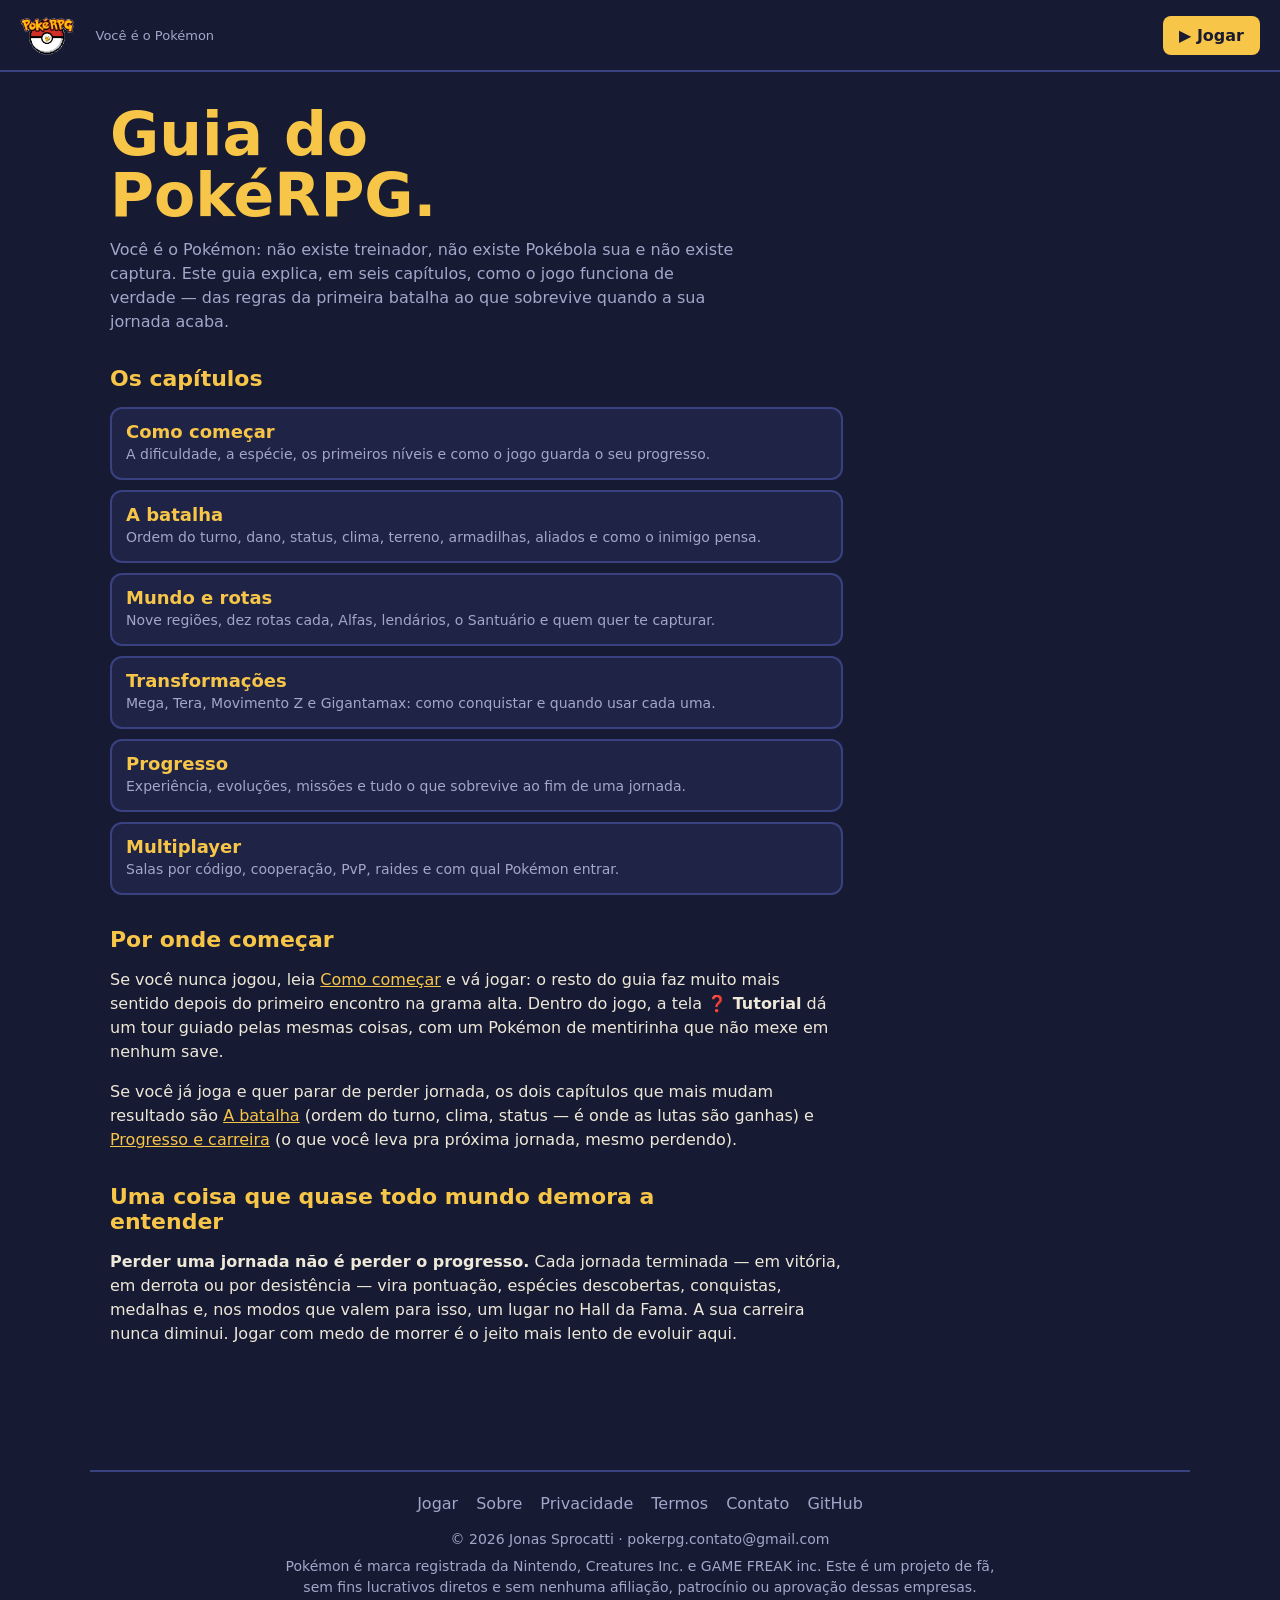
<file: guia.html>
<!doctype html>
<html lang="pt-BR">
<head>
<meta charset="utf-8">
<meta name="viewport" content="width=device-width, initial-scale=1, viewport-fit=cover">
<title>Guia do PokéRPG — PokéRPG</title>
<meta name="description" content="Guia completo do PokéRPG em seis capítulos: como começar, a batalha, o mundo e as rotas, as quatro transformações, o progresso de carreira e o multiplayer.">
<link rel="canonical" href="https://www.pokerpg.com.br/guia.html">
<!-- Google AdSense: js/consent.js (Consent Mode v2) PRECISA vir antes. Gerado de js/config.js — não editar aqui. -->
<script src="js/consent.js"></script>
<script async src="https://pagead2.googlesyndication.com/pagead/js/adsbygoogle.js?client=ca-pub-9827780756194019" crossorigin="anonymous"></script>
<link rel="stylesheet" href="css/estilo.css">
<link rel="icon" type="image/png" sizes="32x32" href="img/favicon-32.png">
<link rel="icon" type="image/png" sizes="192x192" href="img/icone-192.png">
<meta name="theme-color" content="#161A33">
<meta property="og:type" content="article">
<meta property="og:site_name" content="PokéRPG">
<meta property="og:locale" content="pt_BR">
<meta property="og:title" content="Guia do PokéRPG — PokéRPG">
<meta property="og:description" content="Guia completo do PokéRPG em seis capítulos: como começar, a batalha, o mundo e as rotas, as quatro transformações, o progresso de carreira e o multiplayer.">
<meta property="og:image" content="https://www.pokerpg.com.br/img/og-imagem.png">
</head>
<body>
<header class="top">
  <div class="brand"><a class="brand-logo" href="./" aria-label="PokéRPG — ir para a página inicial"><img src="img/logo.png" alt="" class="logo" width="373" height="309"></a><small>Você é o Pokémon</small></div>
  <div class="top-r"><a class="btn" href="jogar.html">▶ Jogar</a></div>
</header>
<div id="app">
<main class="create pagina">
  <h1>Guia do PokéRPG.</h1>

  <p class="lead">Você é o Pokémon: não existe treinador, não existe Pokébola sua e não existe captura. Este
    guia explica, em seis capítulos, como o jogo funciona de verdade — das regras da primeira batalha ao que
    sobrevive quando a sua jornada acaba.</p>

  <h2>Os capítulos</h2>
  <ul class="indice">
    <li><a href="guia-comecar.html">Como começar</a> <span class="small muted">A dificuldade, a espécie, os primeiros níveis e como o jogo guarda o seu progresso.</span></li>
    <li><a href="guia-batalha.html">A batalha</a> <span class="small muted">Ordem do turno, dano, status, clima, terreno, armadilhas, aliados e como o inimigo pensa.</span></li>
    <li><a href="guia-mundo.html">Mundo e rotas</a> <span class="small muted">Nove regiões, dez rotas cada, Alfas, lendários, o Santuário e quem quer te capturar.</span></li>
    <li><a href="guia-transformacoes.html">Transformações</a> <span class="small muted">Mega, Tera, Movimento Z e Gigantamax: como conquistar e quando usar cada uma.</span></li>
    <li><a href="guia-progresso.html">Progresso</a> <span class="small muted">Experiência, evoluções, missões e tudo o que sobrevive ao fim de uma jornada.</span></li>
    <li><a href="guia-multiplayer.html">Multiplayer</a> <span class="small muted">Salas por código, cooperação, PvP, raides e com qual Pokémon entrar.</span></li>
  </ul>

  <h2>Por onde começar</h2>
  <p>Se você nunca jogou, leia <a href="guia-comecar.html">Como começar</a> e vá jogar: o resto do guia faz
    muito mais sentido depois do primeiro encontro na grama alta. Dentro do jogo, a tela <b>❓ Tutorial</b> dá
    um tour guiado pelas mesmas coisas, com um Pokémon de mentirinha que não mexe em nenhum save.</p>
  <p>Se você já joga e quer parar de perder jornada, os dois capítulos que mais mudam resultado são
    <a href="guia-batalha.html">A batalha</a> (ordem do turno, clima, status — é onde as lutas são ganhas) e
    <a href="guia-progresso.html">Progresso e carreira</a> (o que você leva pra próxima jornada, mesmo
    perdendo).</p>

  <h2>Uma coisa que quase todo mundo demora a entender</h2>
  <p><b>Perder uma jornada não é perder o progresso.</b> Cada jornada terminada — em vitória, em derrota ou
    por desistência — vira pontuação, espécies descobertas, conquistas, medalhas e, nos modos que valem para
    isso, um lugar no Hall da Fama. A sua carreira nunca diminui. Jogar com medo de morrer é o jeito mais
    lento de evoluir aqui.</p>
</main>
</div>
<footer class="rodape-site">
    <nav aria-label="Páginas do site">
      <a href="jogar.html">Jogar</a>
      <a href="sobre.html">Sobre</a>
      <a href="privacidade.html">Privacidade</a>
      <a href="termos.html">Termos</a>
      <a href="contato.html">Contato</a>
      <a href="https://github.com/JonasSprocatti/PokeRPG" target="_blank" rel="noopener">GitHub</a>
    </nav>
    <p class="small muted">© 2026 Jonas Sprocatti · <a href="mailto:pokerpg.contato@gmail.com">pokerpg.contato@gmail.com</a></p>
    <p class="small muted">Pokémon é marca registrada da Nintendo, Creatures Inc. e GAME FREAK inc. Este é um projeto de fã, sem fins lucrativos diretos e sem nenhuma afiliação, patrocínio ou aprovação dessas empresas.</p>
  </footer>
</body>
</html>
</file>
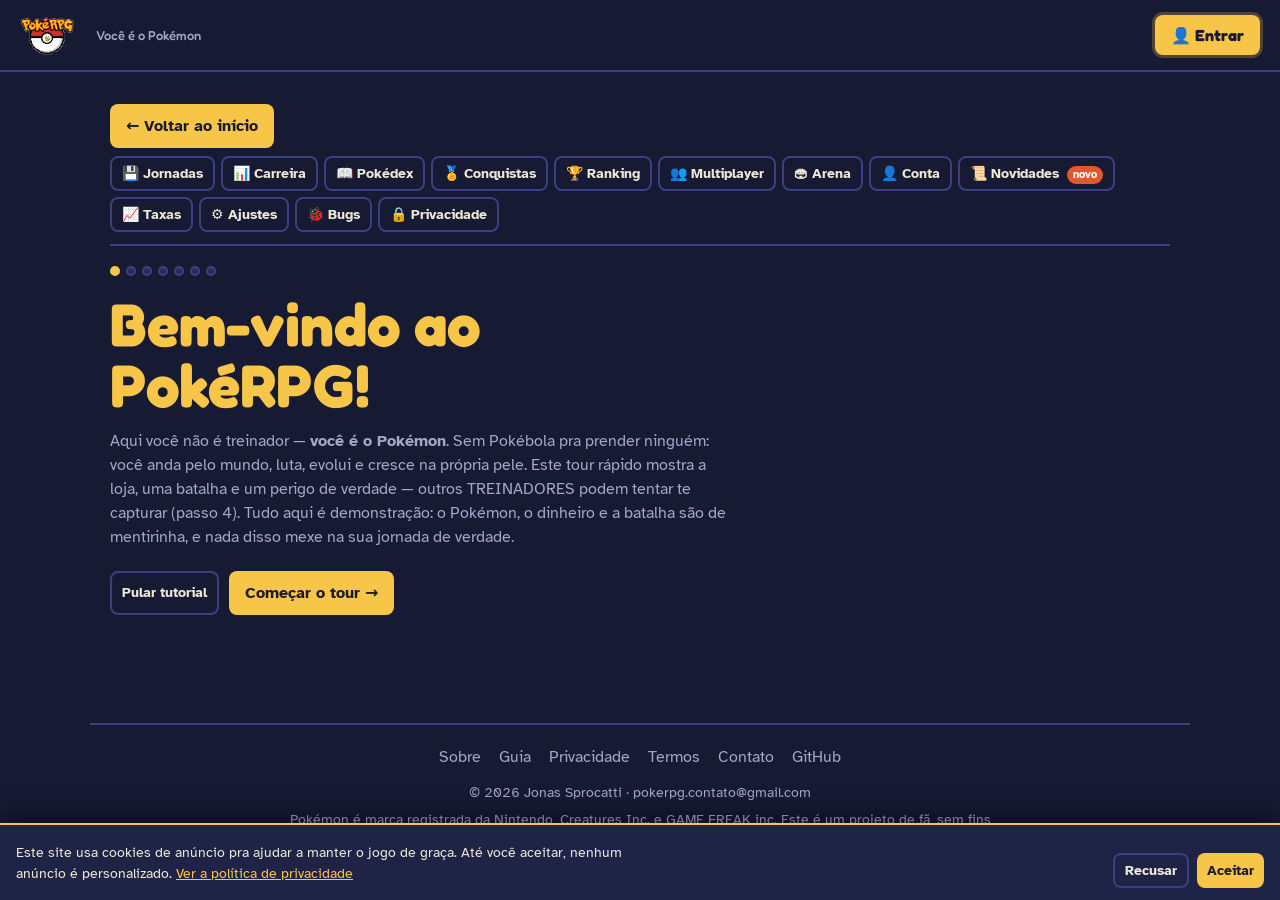
<file: jogar.html>
<!doctype html>
<html lang="pt-BR">
<head>
<meta charset="utf-8">
<meta name="viewport" content="width=device-width, initial-scale=1, viewport-fit=cover">
<title>Jogar PokéRPG</title>
<link rel="preconnect" href="https://fonts.googleapis.com">
<link rel="preconnect" href="https://fonts.gstatic.com" crossorigin>
<link href="https://fonts.googleapis.com/css2?family=Atkinson+Hyperlegible:wght@400;700&family=Fredoka:wght@500;600;700&display=swap" rel="stylesheet">
<!-- O JOGO mora aqui desde 11/10/2026; a raiz do domínio virou a página de apresentação (index.html, gerado por
     ferramentas/gerar-paginas.mjs). O canonical é este endereço, não "/": são duas páginas com conteúdo
     diferente, e apontar as duas pro mesmo lugar é dizer ao buscador que uma delas não existe. -->
<link rel="canonical" href="https://www.pokerpg.com.br/jogar.html">
<!-- Google AdSense. Os dois scripts andam juntos e NESTA ordem: o consent.js define o consentimento como negado
     (Consent Mode v2) antes de o script do Google rodar, senão o estado chega tarde e não vale. Literais aqui de
     propósito: o snippet precisa estar no HTML servido pra revisão do Google encontrá-lo. O publisher ID tem de
     ser o mesmo de js/config.js e do ads.txt — tests/paginas.test.js compara os três. Detalhe em js/consent.js. -->
<script src="js/consent.js"></script>
<script async src="https://pagead2.googlesyndication.com/pagead/js/adsbygoogle.js?client=ca-pub-9827780756194019" crossorigin="anonymous"></script>
<link rel="stylesheet" href="css/estilo.css">
<link rel="icon" type="image/png" sizes="32x32" href="img/favicon-32.png">
<link rel="icon" type="image/png" sizes="192x192" href="img/icone-192.png">
<link rel="apple-touch-icon" href="img/icone-192.png">
<meta name="theme-color" content="#161A33">
<meta name="description" content="Você não tem treinador: VOCÊ é o Pokémon. RPG no navegador com 9 regiões, Roguelike, Mega, Tera, Z-Move, Gigantamax e multiplayer. Grátis, funciona offline.">
<!-- Pré-visualização do link (WhatsApp, Discord, Telegram…): os endereços precisam ser ABSOLUTOS. A imagem tem 1200×630 e menos de 300 KB.
     Sem `og:url` DE PROPÓSITO: o WhatsApp troca o link pelo og:url e reaproveita o cache dele — com a tag, `?v=2` no fim do link não
     furava o cache de uma tentativa antiga que falhou. Sem ela, cada endereço é lido do zero. -->

<meta property="og:type" content="website">
<meta property="og:site_name" content="PokéRPG">
<meta property="og:locale" content="pt_BR">
<meta property="og:title" content="PokéRPG — você não tem treinador. VOCÊ é o Pokémon.">
<meta property="og:description" content="Comece como um inicial, sem Pokébola, e sobreviva. 9 regiões, Roguelike, Mega/Tera/Z-Move/Gigantamax e multiplayer. Grátis, no navegador.">
<meta property="og:image" content="https://www.pokerpg.com.br/img/og-imagem.png">
<meta property="og:image:type" content="image/png">
<meta property="og:image:width" content="1200">
<meta property="og:image:height" content="630">
<meta property="og:image:alt" content="PokéRPG: você não tem treinador, você é o Pokémon">
<meta name="twitter:card" content="summary_large_image">
<meta name="twitter:title" content="PokéRPG — você não tem treinador. VOCÊ é o Pokémon.">
<meta name="twitter:description" content="RPG de Pokémon no navegador: Roguelike, 9 regiões, Mega/Tera/Z-Move/Gigantamax e multiplayer.">
<meta name="twitter:image" content="https://www.pokerpg.com.br/img/og-imagem.png">
</head>
<body>
<header class="top">
  <div class="brand"><button type="button" class="brand-logo" data-act="inicio" aria-label="PokéRPG — ir para a tela inicial" title="Tela inicial"><img src="img/logo.png" alt="" class="logo" width="373" height="309"></button><small>Você é o Pokémon</small></div>
  <div class="top-r">
    <span id="top-dinheiro" class="dinheiro"></span>
    <!-- celular: os botões vão pra dentro do menu ☰ (no computador .menu-links é display:contents — some da conta) -->
    <button type="button" id="menu-burger" class="burger" aria-label="Abrir menu" aria-expanded="false" aria-controls="menu-links">☰</button>
    <nav id="menu-links" class="menu-links" aria-label="Menu"><div class="top-r" id="topr"></div><div id="conta-chip"></div></nav>
  </div>
</header>
<div id="app"></div>

<script>
  // Módulos ES não carregam por file:// (duplo-clique no arquivo): sem este aviso a tela ficaria vazia sem explicação.
  if (location.protocol === 'file:') document.getElementById('app').innerHTML =
    '<main class="create"><div class="notice">Este jogo precisa ser aberto por um servidor, não direto do arquivo. ' +
    'Na pasta do projeto, rode <code>python -m http.server 3000</code> e abra <b>http://localhost:3000</b>.</div></main>';
</script>
<script type="module" src="js/main.js"></script>
<script>
  // modo offline: service worker guarda o jogo, a PokéAPI e os sprites depois do primeiro acesso online (sw.js)
  if ('serviceWorker' in navigator && location.protocol !== 'file:') {
    navigator.serviceWorker.register('sw.js').catch(e => console.warn('service worker', e));
    /* Versão nova assumiu o controle? Recarrega a aba UMA vez. O sw.js já ativa sozinho (skipWaiting +
       clients.claim), mas isso troca só o service worker: a aba aberta continua com os arquivos .js que carregou
       quando abriu, porque módulo ES é carregado uma vez por sessão. Sem isto, quem deixa o jogo aberto fica
       testando a versão velha sem saber — aconteceu de verdade, com correção publicada e o erro antigo na tela. */
    let recarregando = false;
    navigator.serviceWorker.addEventListener('controllerchange', () => {
      if (recarregando) return; recarregando = true; location.reload();
    });
  }
</script>
</body>
</html>
</file>
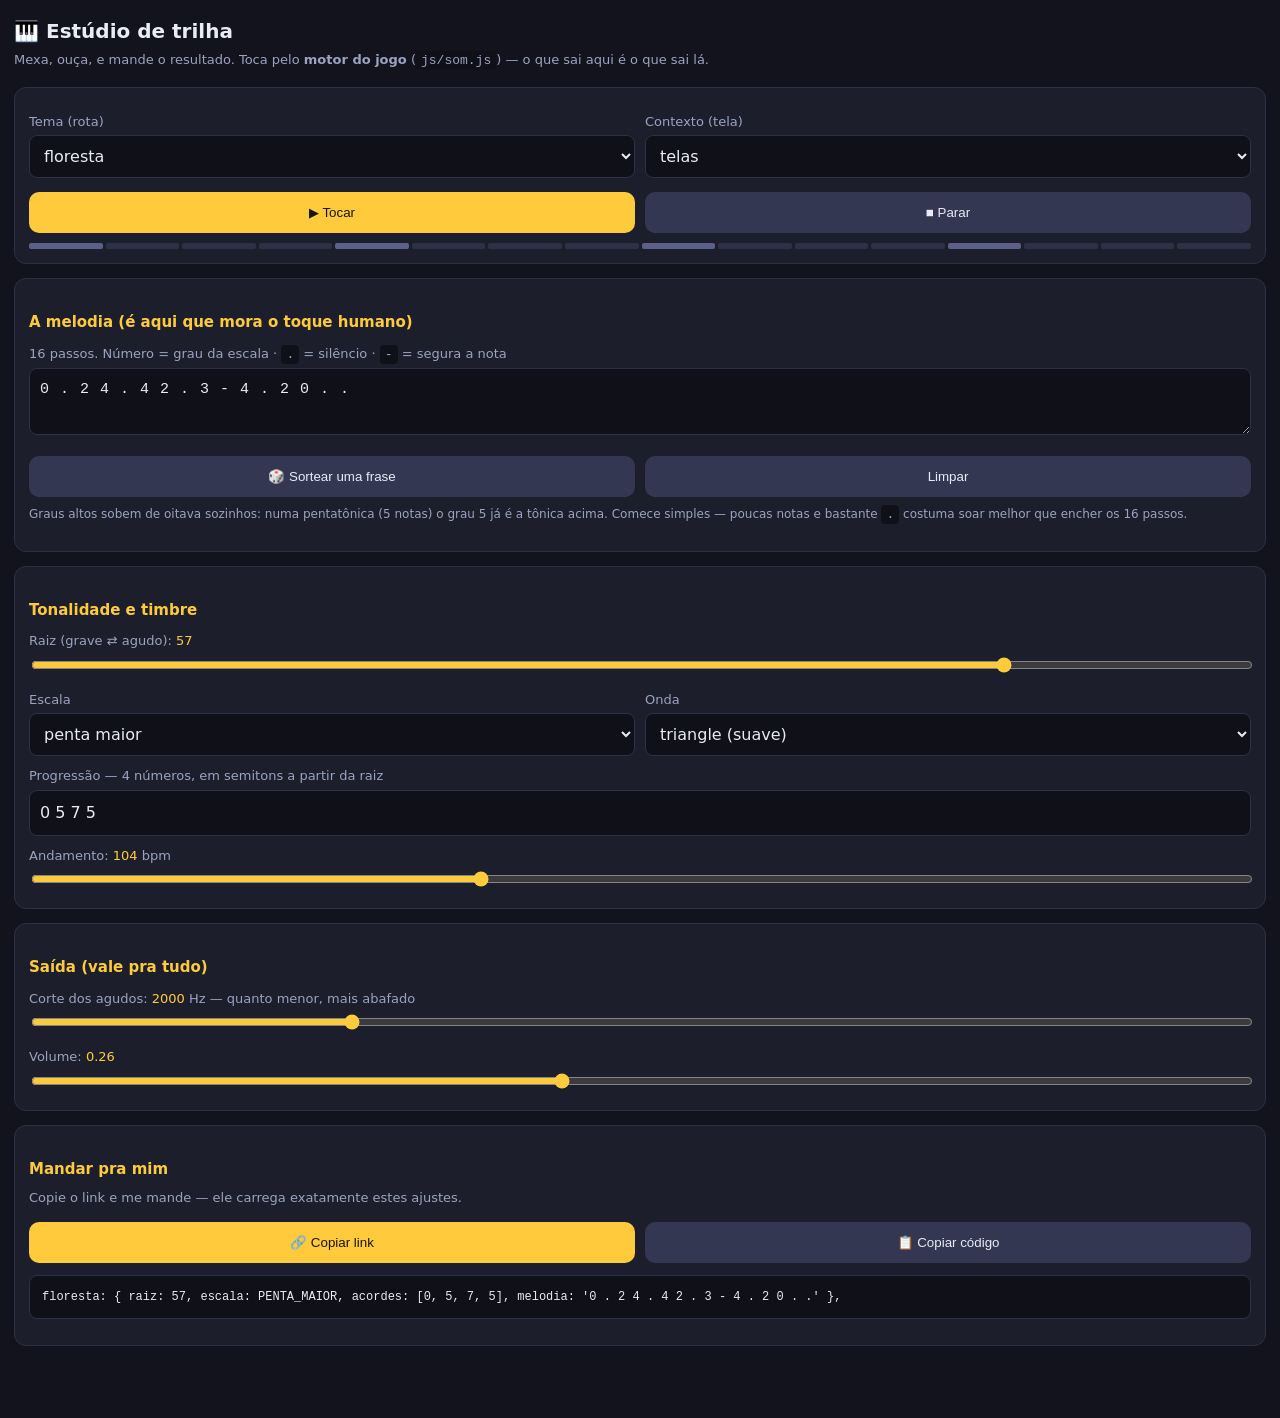
<file: musica.html>
<!doctype html>
<html lang="pt-BR">
<head>
<meta charset="utf-8">
<meta name="viewport" content="width=device-width, initial-scale=1">
<!-- Ferramenta de autoria, NÃO faz parte do jogo: fora do sitemap, fora do PAGINAS (gerar-paginas.mjs não mexe
     aqui) e sem link de lugar nenhum. O noindex é pra nenhum buscador tratar isto como conteúdo do site. -->
<meta name="robots" content="noindex,nofollow">
<title>Estúdio de trilha — PokéRPG</title>
<style>
  :root { --bg:#12131c; --caixa:#1c1e2b; --linha:#2e3145; --txt:#e9ecf5; --sec:#9aa3c0; --acc:#ffcb3d; }
  * { box-sizing:border-box }
  body { margin:0; padding:16px 14px 60px; background:var(--bg); color:var(--txt);
         font:16px/1.5 system-ui,-apple-system,"Segoe UI",sans-serif }
  h1 { font-size:20px; margin:0 0 4px } h2 { font-size:15px; margin:18px 0 8px; color:var(--acc) }
  p.sub { color:var(--sec); font-size:13px; margin:0 0 16px }
  .caixa { background:var(--caixa); border:1px solid var(--linha); border-radius:12px; padding:14px; margin-bottom:14px }
  label { display:block; font-size:13px; color:var(--sec); margin:10px 0 4px }
  select, input[type=text], textarea { width:100%; padding:10px; border-radius:8px; border:1px solid var(--linha);
    background:#0f1018; color:var(--txt); font:inherit }
  textarea { font-family:ui-monospace,monospace; font-size:15px; letter-spacing:1px; resize:vertical }
  input[type=range] { width:100%; accent-color:var(--acc) }
  .linha { display:flex; gap:10px; flex-wrap:wrap } .linha > * { flex:1 1 130px }
  button { padding:13px 16px; border-radius:10px; border:0; background:var(--acc); color:#1b1400;
    font:600 16px/1 inherit; cursor:pointer } button.sec { background:#333752; color:var(--txt) }
  .botoes { display:flex; gap:10px; flex-wrap:wrap; margin-top:14px } .botoes button { flex:1 1 120px }
  .val { color:var(--acc); font-variant-numeric:tabular-nums }
  pre { background:#0f1018; border:1px solid var(--linha); border-radius:8px; padding:12px; overflow-x:auto;
        font-size:12px; white-space:pre-wrap; word-break:break-all }
  .barra { display:flex; gap:3px; margin-top:10px }
  .barra i { flex:1; height:6px; border-radius:2px; background:var(--linha) }
  .barra i.on { background:var(--acc) } .barra i.forte { background:#5b6089 } .barra i.on.forte { background:var(--acc) }
  code { background:#0f1018; padding:2px 5px; border-radius:4px; font-size:13px }
  .aviso { color:var(--sec); font-size:12px; margin-top:8px }
</style>
</head>
<body>
<h1>🎹 Estúdio de trilha</h1>
<p class="sub">Mexa, ouça, e mande o resultado. Toca pelo <b>motor do jogo</b> (<code>js/som.js</code>) — o que
sai aqui é o que sai lá.</p>

<div class="caixa">
  <div class="linha">
    <div><label for="tema">Tema (rota)</label><select id="tema"></select></div>
    <div><label for="ctx">Contexto (tela)</label><select id="ctx"></select></div>
  </div>
  <div class="botoes">
    <button id="tocar">▶ Tocar</button>
    <button id="parar" class="sec">■ Parar</button>
  </div>
  <div class="barra" id="barra"></div>
</div>

<div class="caixa">
  <h2>A melodia (é aqui que mora o toque humano)</h2>
  <label for="mel">16 passos. Número = grau da escala · <code>.</code> = silêncio · <code>-</code> = segura a nota</label>
  <textarea id="mel" rows="2" spellcheck="false"></textarea>
  <div class="botoes">
    <button id="sortear" class="sec">🎲 Sortear uma frase</button>
    <button id="limpar" class="sec">Limpar</button>
  </div>
  <p class="aviso">Graus altos sobem de oitava sozinhos: numa pentatônica (5 notas) o grau 5 já é a tônica acima.
    Comece simples — poucas notas e bastante <code>.</code> costuma soar melhor que encher os 16 passos.</p>
</div>

<div class="caixa">
  <h2>Tonalidade e timbre</h2>
  <label for="raiz">Raiz (grave ⇄ agudo): <span class="val" id="vraiz"></span></label>
  <input type="range" id="raiz" min="45" max="60" step="1">
  <div class="linha">
    <div><label for="escala">Escala</label><select id="escala"></select></div>
    <div><label for="onda">Onda</label><select id="onda">
      <option value="triangle">triangle (suave)</option><option value="square">square (chiptune)</option>
      <option value="sawtooth">sawtooth (áspero)</option><option value="sine">sine (puríssima)</option>
    </select></div>
  </div>
  <label for="acordes">Progressão — 4 números, em semitons a partir da raiz</label>
  <input type="text" id="acordes" inputmode="numeric">
  <label for="bpm">Andamento: <span class="val" id="vbpm"></span> bpm</label>
  <input type="range" id="bpm" min="60" max="180" step="2">
</div>

<div class="caixa">
  <h2>Saída (vale pra tudo)</h2>
  <label for="corte">Corte dos agudos: <span class="val" id="vcorte"></span> Hz — quanto menor, mais abafado</label>
  <input type="range" id="corte" min="600" max="6000" step="100">
  <label for="vol">Volume: <span class="val" id="vvol"></span></label>
  <input type="range" id="vol" min="0" max="60" step="1">
</div>

<div class="caixa">
  <h2>Mandar pra mim</h2>
  <p class="sub" style="margin:0 0 10px">Copie o link e me mande — ele carrega exatamente estes ajustes.</p>
  <div class="botoes">
    <button id="link">🔗 Copiar link</button>
    <button id="cod" class="sec">📋 Copiar código</button>
  </div>
  <pre id="saida"></pre>
</div>

<script type="module">
import { TEMAS, CONTEXTOS, ESCALAS, nomeDaEscala, tocarPreview, pararMusica, ajustarSaida, lerMelodia } from './js/som.js';

const $ = id => document.getElementById(id);

// estado = uma cópia dos temas do jogo, que o editor modifica sem tocar no original
const temas = JSON.parse(JSON.stringify(TEMAS));
for (const k in temas) temas[k].escalaNome = nomeDaEscala(TEMAS[k].escala);
let atual = 'floresta', contexto = 'explorar', tocando = false;

for (const k of Object.keys(temas)) $('tema').add(new Option(k, k));
for (const k of Object.keys(CONTEXTOS)) $('ctx').add(new Option(k, k));
for (const k of Object.keys(ESCALAS)) $('escala').add(new Option(k, k));
$('barra').innerHTML = Array.from({ length: 16 }, (_, i) => `<i class="${i % 4 === 0 ? 'forte' : ''}"></i>`).join('');

function daTela() {                     // o que está nos controles -> objeto de tema
  return { raiz: +$('raiz').value, escala: ESCALAS[$('escala').value], escalaNome: $('escala').value,
    onda: $('onda').value, melodia: $('mel').value,
    acordes: ($('acordes').value.match(/-?\d+/g) || ['0', '7', '5', '9']).slice(0, 4).map(Number),
    bpm: +$('bpm').value };
  // (sem `densidade` de propósito: ela vem do contexto, e mandar `undefined` daqui apagaria o valor de lá)
}
function paraTela(t) {                  // objeto de tema -> controles
  $('mel').value = t.melodia || '';
  $('raiz').value = t.raiz; $('escala').value = t.escalaNome || nomeDaEscala(t.escala);
  $('onda').value = t.onda || CONTEXTOS[contexto].onda;
  $('acordes').value = t.acordes.join(' ');
  $('bpm').value = t.bpm ?? CONTEXTOS[contexto].bpm;
  rotulos();
}
const rotulos = () => {
  $('vraiz').textContent = $('raiz').value; $('vbpm').textContent = $('bpm').value;
  $('vcorte').textContent = $('corte').value; $('vvol').textContent = (+$('vol').value / 100).toFixed(2);
};

function aplicar({ retocar = true } = {}) {
  const t = daTela();
  temas[atual] = { ...temas[atual], ...t };
  ajustarSaida({ corte: +$('corte').value, volume: +$('vol').value / 100 });
  rotulos(); mostrarSaida();
  if (retocar && tocando) tocarPreview(contexto, { ...t, bpm: t.bpm });
}
function tocar() {
  const jaEstava = tocando;
  tocando = true; aplicar({ retocar: false }); tocarPreview(contexto, daTela());
  t0 = 0; if (!jaEstava) acender();   // um laço de animação só, mesmo clicando Tocar várias vezes
}
function parar() { tocando = false; pararMusica(); }

// acende o passo que está soando (só visual: relê o relógio, não interfere no motor)
let t0 = 0;
function acender() {
  if (!tocando) { [...$('barra').children].forEach(e => e.classList.remove('on')); return; }
  const dur16 = 60 / (+$('bpm').value) / 4;
  if (!t0) t0 = performance.now() / 1000;
  const passo = Math.floor(((performance.now() / 1000 - t0) / dur16)) % 16;
  const p = lerMelodia($('mel').value);
  [...$('barra').children].forEach((e, i) => e.classList.toggle('on', i === passo && p[i % (p.length || 1)] !== '.'));
  requestAnimationFrame(acender);
}

function mostrarSaida() {
  const t = daTela(), esc = { 'penta maior': 'PENTA_MAIOR', 'penta menor': 'PENTA_MENOR', 'menor harmônica': 'MENOR_HARM' }[t.escalaNome];
  const onda = t.onda === CONTEXTOS[contexto].onda ? '' : `, onda: '${t.onda}'`;
  $('saida').textContent =
    `${atual}: { raiz: ${t.raiz}, escala: ${esc}, acordes: [${t.acordes.join(', ')}]${onda}, melodia: '${t.melodia.trim()}' },`;
}

// --- eventos
$('tema').onchange = e => { atual = e.target.value; paraTela(temas[atual]); if (tocando) tocar(); else mostrarSaida(); };
$('ctx').onchange = e => { contexto = e.target.value; $('bpm').value = CONTEXTOS[contexto].bpm; if (tocando) tocar(); else aplicar({ retocar: false }); };
for (const id of ['mel', 'raiz', 'escala', 'onda', 'acordes', 'bpm']) {
  $(id).addEventListener('input', () => { t0 = 0; aplicar(); });
}
for (const id of ['corte', 'vol']) $(id).addEventListener('input', () => aplicar({ retocar: false }));
$('tocar').onclick = tocar;
$('parar').onclick = parar;
$('limpar').onclick = () => { $('mel').value = '. '.repeat(16).trim(); aplicar(); };
$('sortear').onclick = () => {                 // ponto de partida, não resultado final: a ideia é você editar depois
  const n = ESCALAS[$('escala').value].length, p = [];
  for (let i = 0; i < 16; i++) {
    const forte = i % 4 === 0;
    p.push(Math.random() < (forte ? 0.8 : 0.3) ? String(Math.floor(Math.random() * Math.min(n, 5)))
      : (Math.random() < 0.3 && p.length && p[p.length - 1] !== '.' ? '-' : '.'));
  }
  if (p[0] === '-') p[0] = '0';
  $('mel').value = p.join(' '); t0 = 0; aplicar();
};

const copiar = (txt, btn, ok) => navigator.clipboard.writeText(txt)
  .then(() => { const a = btn.textContent; btn.textContent = ok; setTimeout(() => { btn.textContent = a; }, 1400); })
  .catch(() => prompt('Copie à mão:', txt));
$('cod').onclick = e => copiar($('saida').textContent, e.target, '✔ Copiado');
// o hash vai em texto (encodeURIComponent), não em base64: `btoa` engasga com acento — "menor harmônica" no
// nome da escala já era suficiente pra estourar — e assim dá pra ler o link e ver o que ele carrega.
$('link').onclick = e => {
  location.hash = encodeURIComponent(JSON.stringify({ tema: atual, ctx: contexto, t: daTela(),
    corte: +$('corte').value, vol: +$('vol').value }));
  copiar(location.href, e.target, '✔ Copiado');
};

// abrir um link compartilhado (ou começar do tema padrão do jogo)
function inicio() {
  $('corte').value = 2000; $('vol').value = 26;
  try {
    if (location.hash.length > 1) {
      const d = JSON.parse(decodeURIComponent(location.hash.slice(1)));
      atual = d.tema; contexto = d.ctx; $('tema').value = atual; $('ctx').value = contexto;
      $('corte').value = d.corte; $('vol').value = d.vol;
      temas[atual] = { ...temas[atual], ...d.t, escalaNome: d.t.escalaNome };
    }
  } catch { /* link estragado: começa do padrão, sem drama */ }
  paraTela(temas[atual]); aplicar({ retocar: false });
}
inicio();
</script>
</body>
</html>
</file>
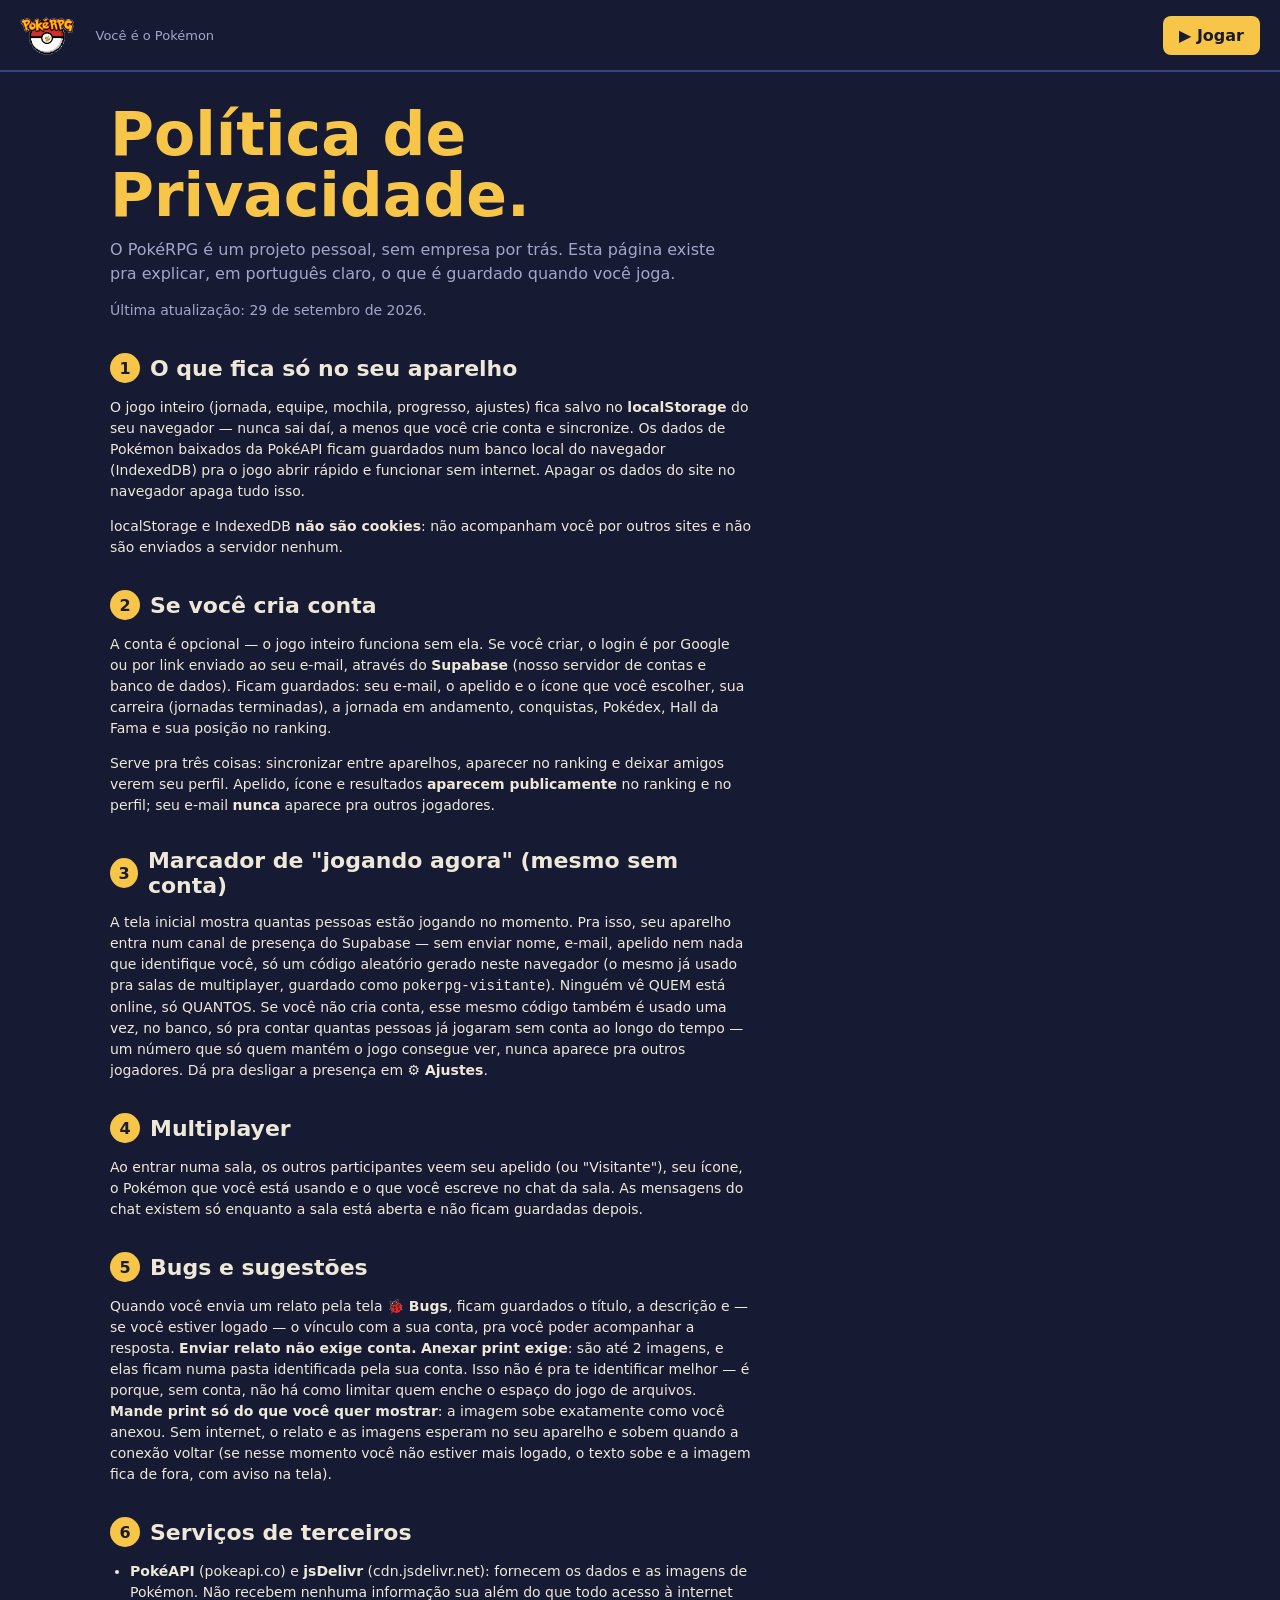
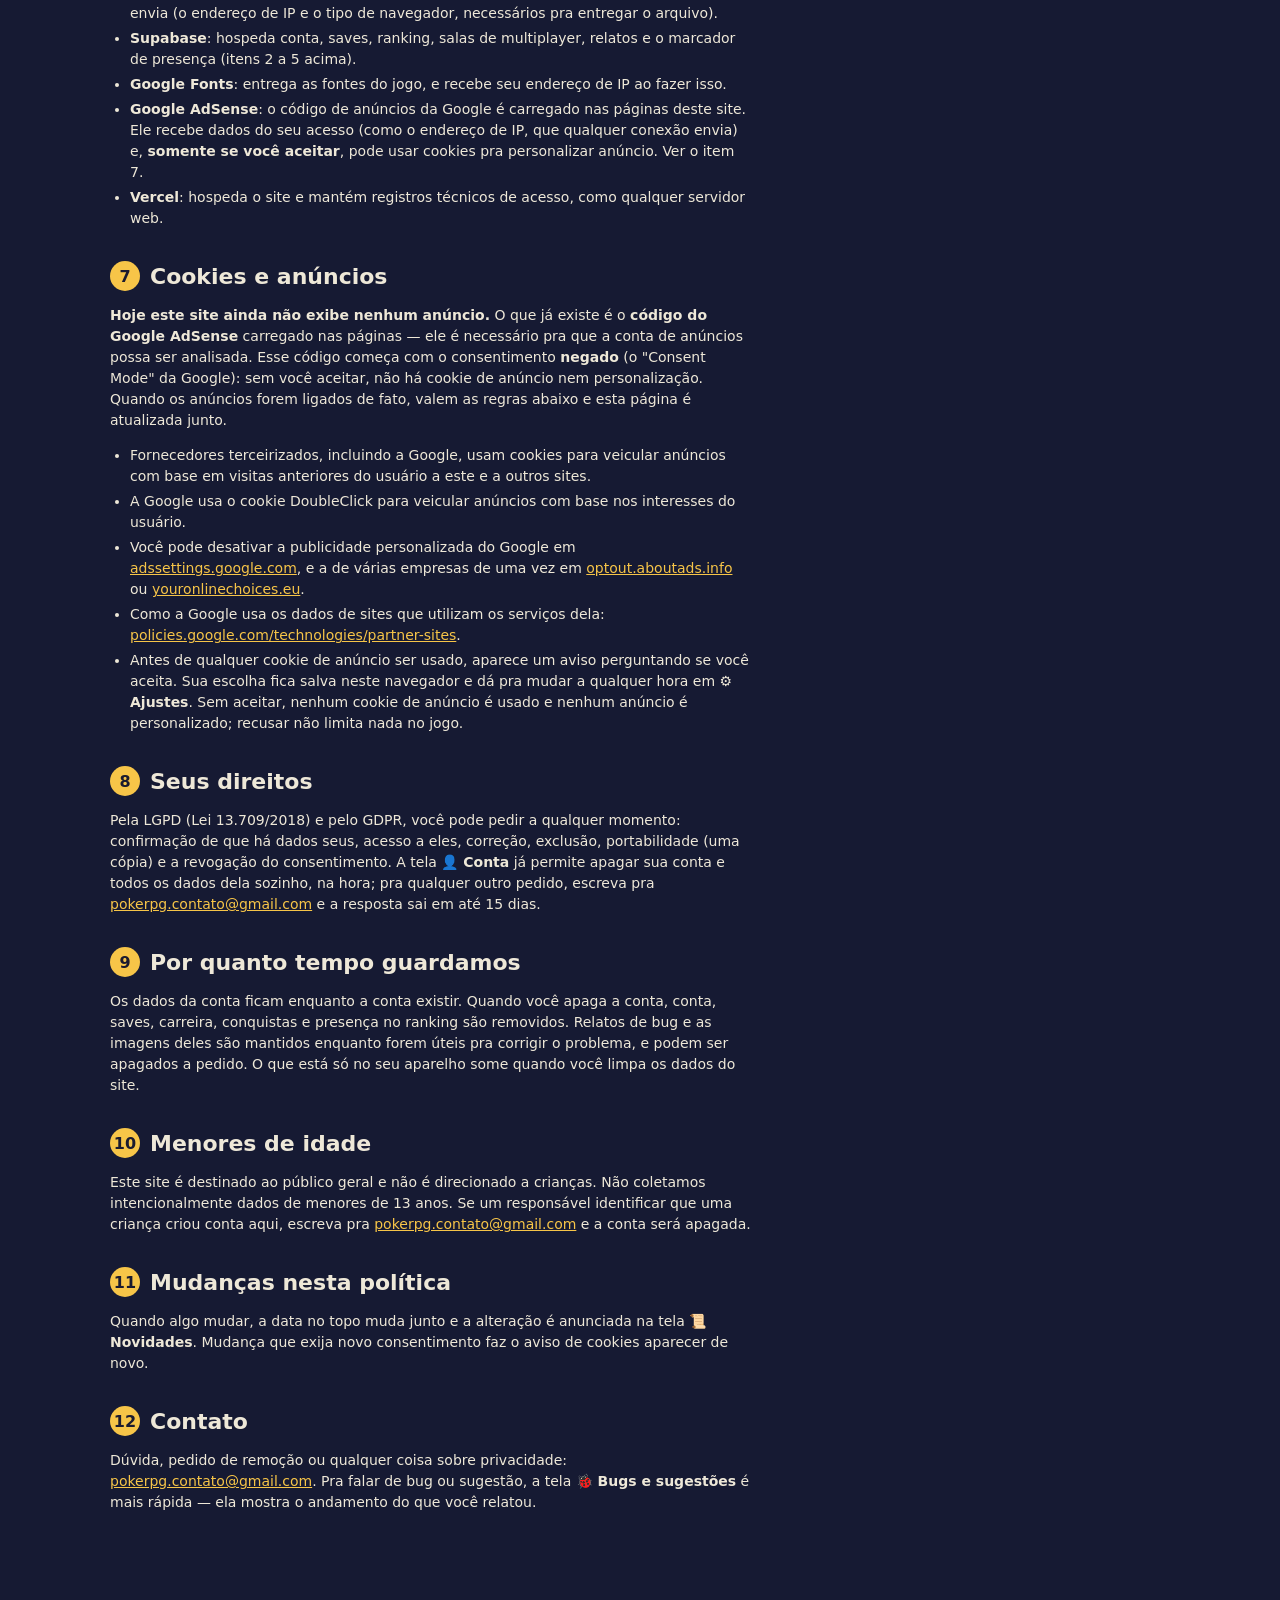
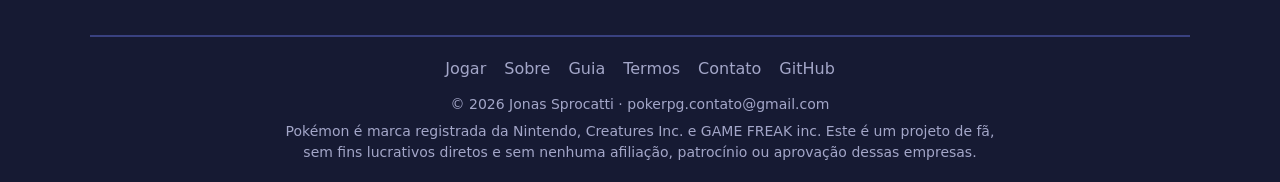
<file: privacidade.html>
<!doctype html>
<html lang="pt-BR">
<head>
<meta charset="utf-8">
<meta name="viewport" content="width=device-width, initial-scale=1, viewport-fit=cover">
<title>Política de Privacidade — PokéRPG</title>
<meta name="description" content="O que o PokéRPG guarda sobre você: o que fica só no seu aparelho, o que a conta sincroniza, cookies de anúncio e seus direitos pela LGPD e pelo GDPR.">
<link rel="canonical" href="https://www.pokerpg.com.br/privacidade.html">
<!-- Google AdSense: js/consent.js (Consent Mode v2) PRECISA vir antes. Gerado de js/config.js — não editar aqui. -->
<script src="js/consent.js"></script>
<script async src="https://pagead2.googlesyndication.com/pagead/js/adsbygoogle.js?client=ca-pub-9827780756194019" crossorigin="anonymous"></script>
<link rel="stylesheet" href="css/estilo.css">
<link rel="icon" type="image/png" sizes="32x32" href="img/favicon-32.png">
<link rel="icon" type="image/png" sizes="192x192" href="img/icone-192.png">
<meta name="theme-color" content="#161A33">
<meta property="og:type" content="article">
<meta property="og:site_name" content="PokéRPG">
<meta property="og:locale" content="pt_BR">
<meta property="og:title" content="Política de Privacidade — PokéRPG">
<meta property="og:description" content="O que o PokéRPG guarda sobre você: o que fica só no seu aparelho, o que a conta sincroniza, cookies de anúncio e seus direitos pela LGPD e pelo GDPR.">
<meta property="og:image" content="https://www.pokerpg.com.br/img/og-imagem.png">
</head>
<body>
<header class="top">
  <div class="brand"><a class="brand-logo" href="./" aria-label="PokéRPG — ir para a página inicial"><img src="img/logo.png" alt="" class="logo" width="373" height="309"></a><small>Você é o Pokémon</small></div>
  <div class="top-r"><a class="btn" href="jogar.html">▶ Jogar</a></div>
</header>
<div id="app">
<main class="create pagina">
  <h1>Política de Privacidade.</h1>

    <p class="lead">O PokéRPG é um projeto pessoal, sem empresa por trás. Esta página existe pra explicar, em
      português claro, o que é guardado quando você joga.</p>
    <p class="small muted">Última atualização: 29 de setembro de 2026.</p>

    <h2 class="passo"><span>1</span> O que fica só no seu aparelho</h2>
    <p class="small">O jogo inteiro (jornada, equipe, mochila, progresso, ajustes) fica salvo no
      <b>localStorage</b> do seu navegador — nunca sai daí, a menos que você crie conta e sincronize. Os dados de
      Pokémon baixados da PokéAPI ficam guardados num banco local do navegador (IndexedDB) pra o jogo abrir
      rápido e funcionar sem internet. Apagar os dados do site no navegador apaga tudo isso.</p>
    <p class="small">localStorage e IndexedDB <b>não são cookies</b>: não acompanham você por outros sites e não
      são enviados a servidor nenhum.</p>

    <h2 class="passo"><span>2</span> Se você cria conta</h2>
    <p class="small">A conta é opcional — o jogo inteiro funciona sem ela. Se você criar, o login é por Google ou
      por link enviado ao seu e-mail, através do <b>Supabase</b> (nosso servidor de contas e banco de dados).
      Ficam guardados: seu e-mail, o apelido e o ícone que você escolher, sua carreira (jornadas terminadas),
      a jornada em andamento, conquistas, Pokédex, Hall da Fama e sua posição no ranking.</p>
    <p class="small">Serve pra três coisas: sincronizar entre aparelhos, aparecer no ranking e deixar amigos
      verem seu perfil. Apelido, ícone e resultados <b>aparecem publicamente</b> no ranking e no perfil; seu
      e-mail <b>nunca</b> aparece pra outros jogadores.</p>

    <h2 class="passo"><span>3</span> Marcador de "jogando agora" (mesmo sem conta)</h2>
    <p class="small">A tela inicial mostra quantas pessoas estão jogando no momento. Pra isso, seu aparelho entra
      num canal de presença do Supabase — sem enviar nome, e-mail, apelido nem nada que identifique você, só um
      código aleatório gerado neste navegador (o mesmo já usado pra salas de multiplayer, guardado como
      <code>pokerpg-visitante</code>). Ninguém vê QUEM está online, só QUANTOS. Se você não cria conta, esse
      mesmo código também é usado uma vez, no banco, só pra contar quantas pessoas já jogaram sem conta ao longo
      do tempo — um número que só quem mantém o jogo consegue ver, nunca aparece pra outros jogadores. Dá pra
      desligar a presença em <b>⚙ Ajustes</b>.</p>

    <h2 class="passo"><span>4</span> Multiplayer</h2>
    <p class="small">Ao entrar numa sala, os outros participantes veem seu apelido (ou "Visitante"), seu ícone, o
      Pokémon que você está usando e o que você escreve no chat da sala. As mensagens do chat existem só enquanto
      a sala está aberta e não ficam guardadas depois.</p>

    <h2 class="passo"><span>5</span> Bugs e sugestões</h2>
    <p class="small">Quando você envia um relato pela tela <b>🐞 Bugs</b>, ficam guardados o título, a descrição
      e — se você estiver logado — o vínculo com a sua conta, pra você poder acompanhar a resposta.
      <b>Enviar relato não exige conta.</b> <b>Anexar print exige</b>: são até 2 imagens, e elas ficam numa pasta
      identificada pela sua conta. Isso não é pra te identificar melhor — é porque, sem conta, não há como
      limitar quem enche o espaço do jogo de arquivos. <b>Mande print só do que você quer mostrar</b>: a imagem
      sobe exatamente como você anexou. Sem internet, o relato e as imagens esperam no seu aparelho e sobem
      quando a conexão voltar (se nesse momento você não estiver mais logado, o texto sobe e a imagem fica de
      fora, com aviso na tela).</p>

    <h2 class="passo"><span>6</span> Serviços de terceiros</h2>
    <ul class="small" style="padding-left:20px">
      <li><b>PokéAPI</b> (pokeapi.co) e <b>jsDelivr</b> (cdn.jsdelivr.net): fornecem os dados e as imagens de
        Pokémon. Não recebem nenhuma informação sua além do que todo acesso à internet envia (o endereço de IP e
        o tipo de navegador, necessários pra entregar o arquivo).</li>
      <li><b>Supabase</b>: hospeda conta, saves, ranking, salas de multiplayer, relatos e o marcador de presença
        (itens 2 a 5 acima).</li>
      <li><b>Google Fonts</b>: entrega as fontes do jogo, e recebe seu endereço de IP ao fazer isso.</li>
      <li><b>Google AdSense</b>: o código de anúncios da Google é carregado nas páginas deste site. Ele recebe
        dados do seu acesso (como o endereço de IP, que qualquer conexão envia) e, <b>somente se você aceitar</b>,
        pode usar cookies pra personalizar anúncio. Ver o item 7.</li>
      <li><b>Vercel</b>: hospeda o site e mantém registros técnicos de acesso, como qualquer servidor web.</li>
    </ul>

    <h2 class="passo"><span>7</span> Cookies e anúncios</h2>
    <p class="small"><b>Hoje este site ainda não exibe nenhum anúncio.</b> O que já existe é o <b>código do
      Google AdSense</b> carregado nas páginas — ele é necessário pra que a conta de anúncios possa ser
      analisada. Esse código começa com o consentimento <b>negado</b> (o "Consent Mode" da Google): sem você
      aceitar, não há cookie de anúncio nem personalização. Quando os anúncios forem ligados de fato, valem as
      regras abaixo e esta página é atualizada junto.</p>
    <ul class="small" style="padding-left:20px">
      <li>Fornecedores terceirizados, incluindo a Google, usam cookies para veicular anúncios com base em visitas
        anteriores do usuário a este e a outros sites.</li>
      <li>A Google usa o cookie DoubleClick para veicular anúncios com base nos interesses do usuário.</li>
      <li>Você pode desativar a publicidade personalizada do Google em
        <a href="https://adssettings.google.com" target="_blank" rel="noopener">adssettings.google.com</a>, e a de
        várias empresas de uma vez em
        <a href="https://optout.aboutads.info" target="_blank" rel="noopener">optout.aboutads.info</a> ou
        <a href="https://www.youronlinechoices.eu" target="_blank" rel="noopener">youronlinechoices.eu</a>.</li>
      <li>Como a Google usa os dados de sites que utilizam os serviços dela:
        <a href="https://policies.google.com/technologies/partner-sites" target="_blank" rel="noopener">policies.google.com/technologies/partner-sites</a>.</li>
      <li>Antes de qualquer cookie de anúncio ser usado, aparece um aviso perguntando se você aceita. Sua escolha
        fica salva neste navegador e dá pra mudar a qualquer hora em <b>⚙ Ajustes</b>. Sem aceitar, nenhum cookie
        de anúncio é usado e nenhum anúncio é personalizado; recusar não limita nada no jogo.</li>
    </ul>

    <h2 class="passo"><span>8</span> Seus direitos</h2>
    <p class="small">Pela LGPD (Lei 13.709/2018) e pelo GDPR, você pode pedir a qualquer momento: confirmação de
      que há dados seus, acesso a eles, correção, exclusão, portabilidade (uma cópia) e a revogação do
      consentimento. A tela <b>👤 Conta</b> já permite apagar sua conta e todos os dados dela sozinho, na hora;
      pra qualquer outro pedido, escreva pra <a href="mailto:pokerpg.contato@gmail.com">pokerpg.contato@gmail.com</a> e a resposta
      sai em até 15 dias.</p>

    <h2 class="passo"><span>9</span> Por quanto tempo guardamos</h2>
    <p class="small">Os dados da conta ficam enquanto a conta existir. Quando você apaga a conta, conta, saves,
      carreira, conquistas e presença no ranking são removidos. Relatos de bug e as imagens deles são mantidos
      enquanto forem úteis pra corrigir o problema, e podem ser apagados a pedido. O que está só no seu aparelho
      some quando você limpa os dados do site.</p>

    <h2 class="passo"><span>10</span> Menores de idade</h2>
    <p class="small">Este site é destinado ao público geral e não é direcionado a crianças. Não coletamos
      intencionalmente dados de menores de 13 anos. Se um responsável identificar que uma criança criou conta
      aqui, escreva pra <a href="mailto:pokerpg.contato@gmail.com">pokerpg.contato@gmail.com</a> e a conta será apagada.</p>

    <h2 class="passo"><span>11</span> Mudanças nesta política</h2>
    <p class="small">Quando algo mudar, a data no topo muda junto e a alteração é anunciada na tela
      <b>📜 Novidades</b>. Mudança que exija novo consentimento faz o aviso de cookies aparecer de novo.</p>

    <h2 class="passo"><span>12</span> Contato</h2>
    <p class="small">Dúvida, pedido de remoção ou qualquer coisa sobre privacidade:
      <a href="mailto:pokerpg.contato@gmail.com">pokerpg.contato@gmail.com</a>. Pra falar de bug ou sugestão, a tela
      <b>🐞 Bugs e sugestões</b> é mais rápida — ela mostra o andamento do que você relatou.</p>
</main>
</div>
<footer class="rodape-site">
    <nav aria-label="Páginas do site">
      <a href="jogar.html">Jogar</a>
      <a href="sobre.html">Sobre</a>
      <a href="guia.html">Guia</a>
      <a href="termos.html">Termos</a>
      <a href="contato.html">Contato</a>
      <a href="https://github.com/JonasSprocatti/PokeRPG" target="_blank" rel="noopener">GitHub</a>
    </nav>
    <p class="small muted">© 2026 Jonas Sprocatti · <a href="mailto:pokerpg.contato@gmail.com">pokerpg.contato@gmail.com</a></p>
    <p class="small muted">Pokémon é marca registrada da Nintendo, Creatures Inc. e GAME FREAK inc. Este é um projeto de fã, sem fins lucrativos diretos e sem nenhuma afiliação, patrocínio ou aprovação dessas empresas.</p>
  </footer>
</body>
</html>
</file>
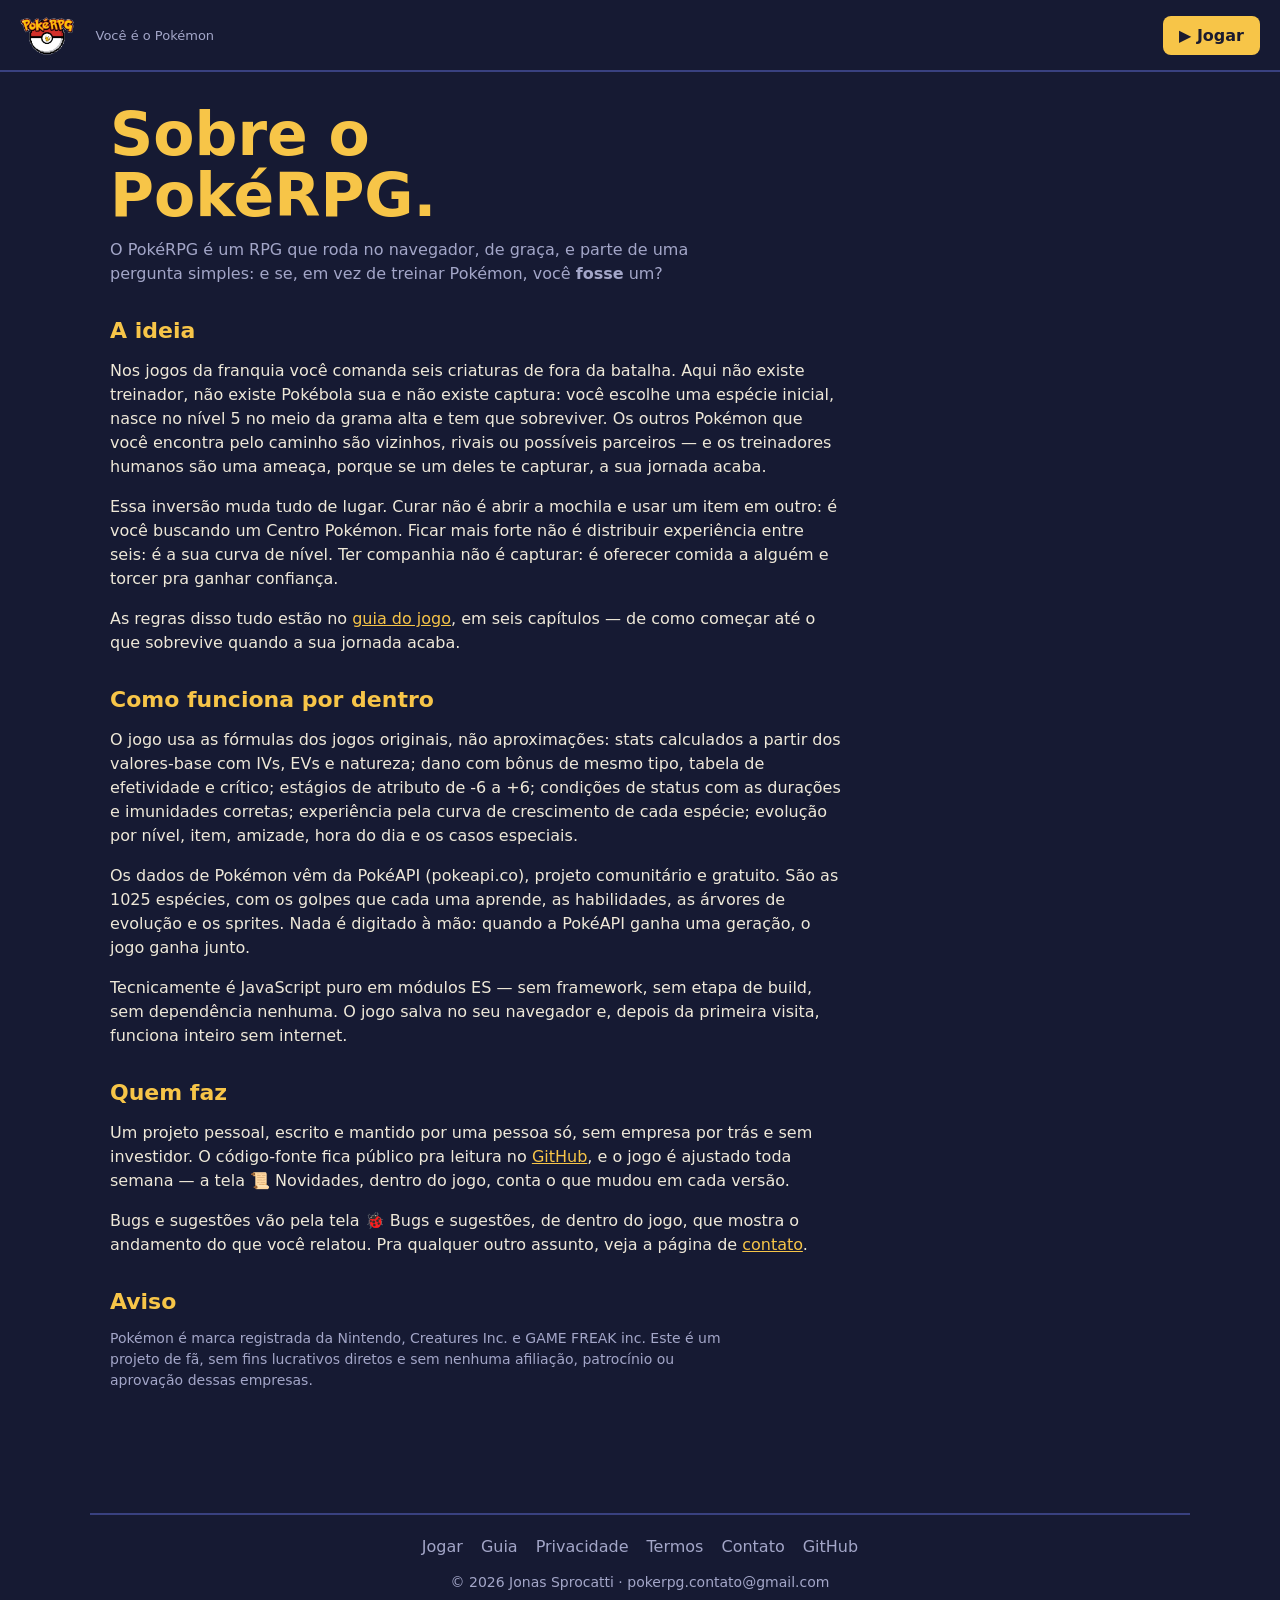
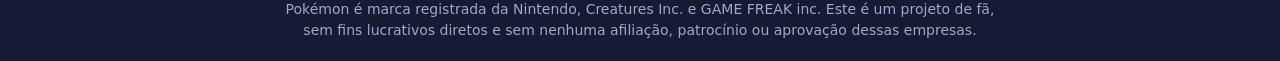
<file: sobre.html>
<!doctype html>
<html lang="pt-BR">
<head>
<meta charset="utf-8">
<meta name="viewport" content="width=device-width, initial-scale=1, viewport-fit=cover">
<title>Sobre o PokéRPG — PokéRPG</title>
<meta name="description" content="O que é o PokéRPG: um RPG de navegador em que você não tem treinador — você é o Pokémon. Como foi feito e quem mantém.">
<link rel="canonical" href="https://www.pokerpg.com.br/sobre.html">
<!-- Google AdSense: js/consent.js (Consent Mode v2) PRECISA vir antes. Gerado de js/config.js — não editar aqui. -->
<script src="js/consent.js"></script>
<script async src="https://pagead2.googlesyndication.com/pagead/js/adsbygoogle.js?client=ca-pub-9827780756194019" crossorigin="anonymous"></script>
<link rel="stylesheet" href="css/estilo.css">
<link rel="icon" type="image/png" sizes="32x32" href="img/favicon-32.png">
<link rel="icon" type="image/png" sizes="192x192" href="img/icone-192.png">
<meta name="theme-color" content="#161A33">
<meta property="og:type" content="article">
<meta property="og:site_name" content="PokéRPG">
<meta property="og:locale" content="pt_BR">
<meta property="og:title" content="Sobre o PokéRPG — PokéRPG">
<meta property="og:description" content="O que é o PokéRPG: um RPG de navegador em que você não tem treinador — você é o Pokémon. Como foi feito e quem mantém.">
<meta property="og:image" content="https://www.pokerpg.com.br/img/og-imagem.png">
</head>
<body>
<header class="top">
  <div class="brand"><a class="brand-logo" href="./" aria-label="PokéRPG — ir para a página inicial"><img src="img/logo.png" alt="" class="logo" width="373" height="309"></a><small>Você é o Pokémon</small></div>
  <div class="top-r"><a class="btn" href="jogar.html">▶ Jogar</a></div>
</header>
<div id="app">
<main class="create pagina">
  <h1>Sobre o PokéRPG.</h1>

  <p class="lead">O PokéRPG é um RPG que roda no navegador, de graça, e parte de uma pergunta simples:
    e se, em vez de treinar Pokémon, você <b>fosse</b> um?</p>

  <h2>A ideia</h2>
  <p>Nos jogos da franquia você comanda seis criaturas de fora da batalha. Aqui não existe treinador, não existe
    Pokébola sua e não existe captura: você escolhe uma espécie inicial, nasce no nível 5 no meio da grama alta e
    tem que sobreviver. Os outros Pokémon que você encontra pelo caminho são vizinhos, rivais ou possíveis
    parceiros — e os treinadores humanos são uma ameaça, porque se um deles te capturar, a sua jornada acaba.</p>
  <p>Essa inversão muda tudo de lugar. Curar não é abrir a mochila e usar um item em outro: é você buscando um
    Centro Pokémon. Ficar mais forte não é distribuir experiência entre seis: é a sua curva de nível. Ter
    companhia não é capturar: é oferecer comida a alguém e torcer pra ganhar confiança.</p>
  <p>As regras disso tudo estão no <a href="guia.html">guia do jogo</a>, em seis capítulos — de como começar
    até o que sobrevive quando a sua jornada acaba.</p>

  <h2>Como funciona por dentro</h2>
  <p>O jogo usa as fórmulas dos jogos originais, não aproximações: stats calculados a partir dos valores-base
    com IVs, EVs e natureza; dano com bônus de mesmo tipo, tabela de efetividade e crítico; estágios de atributo
    de -6 a +6; condições de status com as durações e imunidades corretas; experiência pela curva de crescimento
    de cada espécie; evolução por nível, item, amizade, hora do dia e os casos especiais.</p>
  <p>Os dados de Pokémon vêm da PokéAPI (pokeapi.co), projeto comunitário e gratuito. São as 1025 espécies, com os golpes que cada uma aprende, as habilidades, as árvores de
    evolução e os sprites. Nada é digitado à mão: quando a PokéAPI ganha uma geração, o jogo ganha junto.</p>
  <p>Tecnicamente é JavaScript puro em módulos ES — sem framework, sem etapa de build, sem dependência nenhuma.
    O jogo salva no seu navegador e, depois da primeira visita, funciona inteiro sem internet.</p>

  <h2>Quem faz</h2>
  <p>Um projeto pessoal, escrito e mantido por uma pessoa só, sem empresa por trás e sem investidor. O
    código-fonte fica público pra leitura no
    <a href="https://github.com/JonasSprocatti/PokeRPG" target="_blank" rel="noopener">GitHub</a>, e o jogo é
    ajustado toda semana — a tela 📜 Novidades, dentro do jogo, conta o que mudou em cada versão.</p>
  <p>Bugs e sugestões vão pela tela 🐞 Bugs e sugestões, de dentro do jogo, que mostra o andamento do que você
    relatou. Pra qualquer outro assunto, veja a página de <a href="contato.html">contato</a>.</p>

  <h2>Aviso</h2>
  <p class="small muted">Pokémon é marca registrada da Nintendo, Creatures Inc. e GAME FREAK inc. Este é um projeto de fã, sem fins lucrativos diretos e sem nenhuma afiliação, patrocínio ou aprovação dessas empresas.</p>
</main>
</div>
<footer class="rodape-site">
    <nav aria-label="Páginas do site">
      <a href="jogar.html">Jogar</a>
      <a href="guia.html">Guia</a>
      <a href="privacidade.html">Privacidade</a>
      <a href="termos.html">Termos</a>
      <a href="contato.html">Contato</a>
      <a href="https://github.com/JonasSprocatti/PokeRPG" target="_blank" rel="noopener">GitHub</a>
    </nav>
    <p class="small muted">© 2026 Jonas Sprocatti · <a href="mailto:pokerpg.contato@gmail.com">pokerpg.contato@gmail.com</a></p>
    <p class="small muted">Pokémon é marca registrada da Nintendo, Creatures Inc. e GAME FREAK inc. Este é um projeto de fã, sem fins lucrativos diretos e sem nenhuma afiliação, patrocínio ou aprovação dessas empresas.</p>
  </footer>
</body>
</html>
</file>
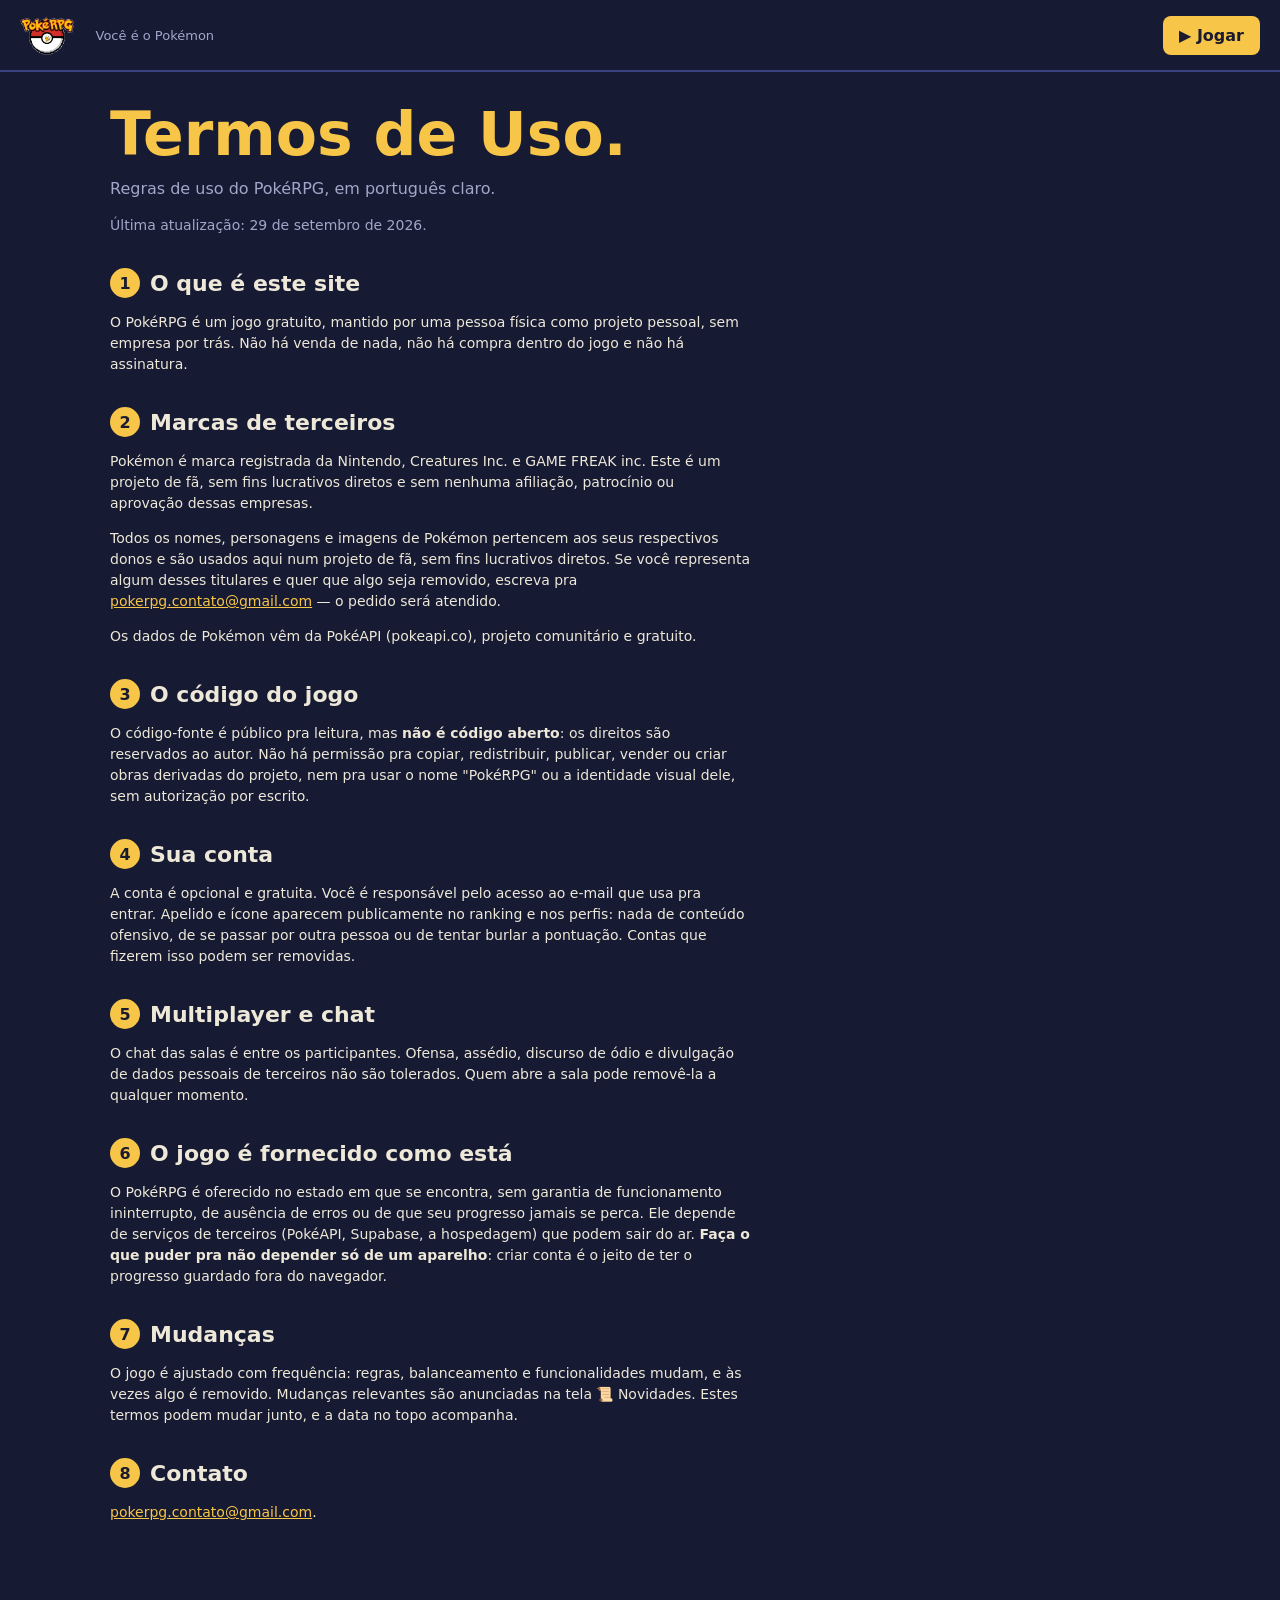
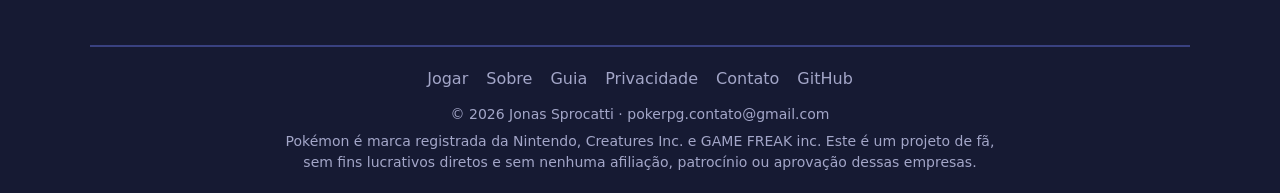
<file: termos.html>
<!doctype html>
<html lang="pt-BR">
<head>
<meta charset="utf-8">
<meta name="viewport" content="width=device-width, initial-scale=1, viewport-fit=cover">
<title>Termos de Uso — PokéRPG</title>
<meta name="description" content="Regras de uso do PokéRPG: o que é o projeto, marcas de terceiros, licença do código, conduta em salas e limites de garantia.">
<link rel="canonical" href="https://www.pokerpg.com.br/termos.html">
<!-- Google AdSense: js/consent.js (Consent Mode v2) PRECISA vir antes. Gerado de js/config.js — não editar aqui. -->
<script src="js/consent.js"></script>
<script async src="https://pagead2.googlesyndication.com/pagead/js/adsbygoogle.js?client=ca-pub-9827780756194019" crossorigin="anonymous"></script>
<link rel="stylesheet" href="css/estilo.css">
<link rel="icon" type="image/png" sizes="32x32" href="img/favicon-32.png">
<link rel="icon" type="image/png" sizes="192x192" href="img/icone-192.png">
<meta name="theme-color" content="#161A33">
<meta property="og:type" content="article">
<meta property="og:site_name" content="PokéRPG">
<meta property="og:locale" content="pt_BR">
<meta property="og:title" content="Termos de Uso — PokéRPG">
<meta property="og:description" content="Regras de uso do PokéRPG: o que é o projeto, marcas de terceiros, licença do código, conduta em salas e limites de garantia.">
<meta property="og:image" content="https://www.pokerpg.com.br/img/og-imagem.png">
</head>
<body>
<header class="top">
  <div class="brand"><a class="brand-logo" href="./" aria-label="PokéRPG — ir para a página inicial"><img src="img/logo.png" alt="" class="logo" width="373" height="309"></a><small>Você é o Pokémon</small></div>
  <div class="top-r"><a class="btn" href="jogar.html">▶ Jogar</a></div>
</header>
<div id="app">
<main class="create pagina">
  <h1>Termos de Uso.</h1>

  <p class="lead">Regras de uso do PokéRPG, em português claro.</p>
  <p class="small muted">Última atualização: 29 de setembro de 2026.</p>

  <h2 class="passo"><span>1</span> O que é este site</h2>
  <p class="small">O PokéRPG é um jogo gratuito, mantido por uma pessoa física como projeto pessoal, sem empresa
    por trás. Não há venda de nada, não há compra dentro do jogo e não há assinatura.</p>

  <h2 class="passo"><span>2</span> Marcas de terceiros</h2>
  <p class="small">Pokémon é marca registrada da Nintendo, Creatures Inc. e GAME FREAK inc. Este é um projeto de fã, sem fins lucrativos diretos e sem nenhuma afiliação, patrocínio ou aprovação dessas empresas.</p>
  <p class="small">Todos os nomes, personagens e imagens de Pokémon pertencem aos seus respectivos donos e são
    usados aqui num projeto de fã, sem fins lucrativos diretos. Se você representa algum desses titulares e
    quer que algo seja removido, escreva pra <a href="mailto:pokerpg.contato@gmail.com">pokerpg.contato@gmail.com</a> — o pedido
    será atendido.</p>
  <p class="small">Os dados de Pokémon vêm da PokéAPI (pokeapi.co), projeto comunitário e gratuito.</p>

  <h2 class="passo"><span>3</span> O código do jogo</h2>
  <p class="small">O código-fonte é público pra leitura, mas <b>não é código aberto</b>: os direitos são
    reservados ao autor. Não há permissão pra copiar, redistribuir, publicar, vender ou criar obras derivadas do
    projeto, nem pra usar o nome "PokéRPG" ou a identidade visual dele, sem autorização por escrito.</p>

  <h2 class="passo"><span>4</span> Sua conta</h2>
  <p class="small">A conta é opcional e gratuita. Você é responsável pelo acesso ao e-mail que usa pra entrar.
    Apelido e ícone aparecem publicamente no ranking e nos perfis: nada de conteúdo ofensivo, de se passar por
    outra pessoa ou de tentar burlar a pontuação. Contas que fizerem isso podem ser removidas.</p>

  <h2 class="passo"><span>5</span> Multiplayer e chat</h2>
  <p class="small">O chat das salas é entre os participantes. Ofensa, assédio, discurso de ódio e divulgação de
    dados pessoais de terceiros não são tolerados. Quem abre a sala pode removê-la a qualquer momento.</p>

  <h2 class="passo"><span>6</span> O jogo é fornecido como está</h2>
  <p class="small">O PokéRPG é oferecido no estado em que se encontra, sem garantia de funcionamento
    ininterrupto, de ausência de erros ou de que seu progresso jamais se perca. Ele depende de serviços de
    terceiros (PokéAPI, Supabase, a hospedagem) que podem sair do ar. <b>Faça o que puder pra não depender só de
    um aparelho</b>: criar conta é o jeito de ter o progresso guardado fora do navegador.</p>

  <h2 class="passo"><span>7</span> Mudanças</h2>
  <p class="small">O jogo é ajustado com frequência: regras, balanceamento e funcionalidades mudam, e às vezes
    algo é removido. Mudanças relevantes são anunciadas na tela 📜 Novidades. Estes termos podem mudar junto, e
    a data no topo acompanha.</p>

  <h2 class="passo"><span>8</span> Contato</h2>
  <p class="small"><a href="mailto:pokerpg.contato@gmail.com">pokerpg.contato@gmail.com</a>.</p>
</main>
</div>
<footer class="rodape-site">
    <nav aria-label="Páginas do site">
      <a href="jogar.html">Jogar</a>
      <a href="sobre.html">Sobre</a>
      <a href="guia.html">Guia</a>
      <a href="privacidade.html">Privacidade</a>
      <a href="contato.html">Contato</a>
      <a href="https://github.com/JonasSprocatti/PokeRPG" target="_blank" rel="noopener">GitHub</a>
    </nav>
    <p class="small muted">© 2026 Jonas Sprocatti · <a href="mailto:pokerpg.contato@gmail.com">pokerpg.contato@gmail.com</a></p>
    <p class="small muted">Pokémon é marca registrada da Nintendo, Creatures Inc. e GAME FREAK inc. Este é um projeto de fã, sem fins lucrativos diretos e sem nenhuma afiliação, patrocínio ou aprovação dessas empresas.</p>
  </footer>
</body>
</html>
</file>
<file: css/estilo.css>
:root{
  --ink:#161A33; --panel:#1F2447; --panel2:#282E5A; --line:#394180;
  --text:#EEE8D8; --muted:#A3A6C8; --yellow:#F7C548; --grass:#5FB36A; --red:#E4572E;
  --paper:#F4EFE3; --paper-ink:#1C1F3A;
  --display:'Fredoka', 'Atkinson Hyperlegible', system-ui, sans-serif; /* NÚMEROS e botões: arredondada, 2/5/8 bem distintos */
  --body:'Atkinson Hyperlegible', system-ui, -apple-system, 'Segoe UI', sans-serif;
  /* `--titulo` só existe pra fonte que NÃO pode tocar em número — hoje a 👾 pixelada. Os h1/h2/h3 do jogo são
     nome de Pokémon, de rota e de tela; o nível, o HP, o dano e o ₽ moram em classe própria (.dinheiro, .top-r,
     .codigo, as barras) e seguem no `--display`. Sem definição, cai no `--display` e nada muda: é por isso que
     as outras onze fontes não precisaram saber que esta variável existe. */
  box-sizing:border-box;
  padding-top:env(safe-area-inset-top,0px); padding-bottom:env(safe-area-inset-bottom,0px);
}
*,*::before,*::after{box-sizing:inherit}
html,body{margin:0}
body{background:var(--ink);color:var(--text);font:16px/1.5 var(--body);min-height:100vh;font-variant-numeric:tabular-nums}
button,input,select{font:inherit;color:inherit}
/* Base de TODO campo de texto e seletor do jogo. Sem isso o navegador desenha o padrão DELE (fundo branco) e o
   `color:inherit` da linha acima põe texto claro em cima do branco — quase ilegível, e uma faixa branca no meio
   de uma tela escura. Relato do usuário (29/09/2026): "uma faixa branca no meio do colorido", no Equipar item da
   Sala de Raide e na busca de Pokémon da criação. Antes cada tela estilizava o próprio campo à mão (uma dúzia de
   regras), então bastava esquecer uma pra nascer branca de novo — a regra abaixo é o piso pra todas, incluindo
   as telas que ainda nem existem.
   O `:where()` é o detalhe que faz isto ser PISO e não teto: ele NÃO soma especificidade, então a regra toda
   pesa (0,0,1) e qualquer regra por classe ganha dela (as ~13 que já existem, tipo `.search input`, seguem
   mandando na largura/padding delas). Com `:not()` solto pesaria (0,3,1) — MAIS que `.search input` —, e eu
   teria quebrado justamente os campos que já estavam certos.
   Caixa de marcar, rádio e botão de arquivo ficam de fora: têm desenho nativo que não se quer sobrescrever. */
input:where(:not([type=checkbox]):not([type=radio]):not([type=file])),select,textarea{
  background:var(--panel2);color:var(--text);border:2px solid var(--line);border-radius:10px;padding:9px 12px}
/* o menu que abre ao tocar num <select>: sem isto, alguns navegadores desenham a lista clara e herdam o texto
   claro do `color` acima, deixando a opção ilegível no exato momento de escolher */
select option{background:var(--panel2);color:var(--text)}
::placeholder{color:var(--muted);opacity:1}
/* microinteração global (pedido do usuário, 28/09/2026 — "mais vivo"): quase todo clicável do jogo É um
   <button> de verdade (o padrão data-act), então uma transição + um "afundar" no clique aqui cobre botão,
   golpe (.mv), carta de Pokémon (.pick/.hall-card), item da mochila etc. de graça, sem enumerar cada classe. */
button{cursor:pointer;transition:filter .15s ease,border-color .15s ease,background-color .15s ease,transform .1s ease}
button:active:not(:disabled){transform:scale(.96)}
button:disabled{cursor:not-allowed;opacity:.45}
:focus-visible{outline:3px solid var(--yellow);outline-offset:2px}
img{max-width:100%}
/* `hidden` tem de ganhar de qualquer `display` de autor: o `[hidden]{display:none}` do navegador é folha de UA e
   perde de uma regra de classe. Foi o bug da busca de desbloqueados na criação (o filtro marcava `hidden` e o
   `.pick{display:grid}` mantinha o botão na tela — "digito o nome e nada acontece"). */
[hidden]{display:none!important}
.muted{color:var(--muted)} .small{font-size:14px}

.top{display:flex;align-items:center;justify-content:space-between;gap:12px;padding:12px 20px;border-bottom:2px solid var(--line)}
/* `flex:none`: com muitos botões no topo o navegador encolhia o .brand e a logo virava um risco de 0px de largura
   (o subtítulo quebrava em 3 linhas ao lado) — era o "ícone que não aparece" no celular deitado. */
.brand{display:flex;align-items:center;gap:10px;flex:none}
/* a logo é um botão (data-act="inicio"): leva pra tela inicial. Sem borda/fundo de botão, com foco visível pra teclado */
.brand-logo{background:none;border:0;padding:0;margin:0;cursor:pointer;display:block;border-radius:8px;transition:transform .15s}
.brand-logo:hover{transform:scale(1.04)}
.brand-logo:focus-visible{outline:3px solid var(--accent,#f6c744);outline-offset:3px}
.brand .logo{height:46px;width:auto;display:block} /* img/logo.png (o favicon sai de img/favicon-32.png) */
.brand small{font:500 13px var(--display);color:var(--muted);margin-left:10px}
.top-r{display:flex;flex-wrap:wrap;gap:8px 10px;align-items:center;justify-content:flex-end;font:700 16px var(--display)}
/* topo: dinheiro sempre visível; botões (#topr + conta) no menu ☰ abaixo de 720px */
.top{position:relative}
/* carteira: pílula com 💰 no topo (fora do menu ☰), o mesmo valor na barra de turno da batalha e na loja */
.dinheiro{color:var(--yellow);white-space:nowrap;position:relative;display:inline-flex;align-items:center;gap:6px;
  background:var(--panel2);border:2px solid var(--line);border-radius:999px;padding:5px 14px;font-size:18px}
.dinheiro b{font-weight:800;letter-spacing:.01em}
.dinheiro:empty{display:none}
/* +₽/−₽ quando o valor muda: some sozinho; sem animação (prefers-reduced-motion) fica invisível — o valor novo já está na pílula */
.dinheiro-delta{position:absolute;right:8px;top:100%;margin-top:2px;font-size:14px;font-weight:800;opacity:0;pointer-events:none;
  text-shadow:0 1px 3px #000c;animation:dinheiro-delta 2.2s ease-out}
.dinheiro-delta.ganho{color:#5FB36A}
.dinheiro-delta.perda{color:#E4572E}
@keyframes dinheiro-delta{0%{opacity:0;transform:translateY(-6px)}12%{opacity:1;transform:none}75%{opacity:1}100%{opacity:0;transform:translateY(6px)}}
.carteira-mini{color:var(--yellow);font:800 15px var(--display);white-space:nowrap}
.carteira-loja{margin:0 0 10px;padding:8px 14px;background:var(--panel2);border:2px solid var(--line);border-radius:12px;color:var(--yellow);font:600 16px var(--display)}
.carteira-loja b{font-size:20px}
.loja-topo{position:sticky;top:0;z-index:6;width:100%;display:flex;align-items:center;justify-content:space-between;gap:10px;padding:8px 0;margin-bottom:10px;background:var(--ink);border-bottom:2px solid var(--line)}
.loja-topo .carteira-loja{margin:0;padding:6px 12px}
.loja-topo::before{content:'';position:absolute;left:0;right:0;bottom:100%;height:18px;background:var(--ink)}   /* cobre o respiro (padding) do contêiner que rola: sem isso o item aparece por cima do cabeçalho */
@media(max-width:720px),(orientation:landscape) and (max-height:560px){.dinheiro{font-size:17px;padding:6px 12px;min-height:44px}}
.burger{display:none;position:relative}
/* ☰ com novidade nas 📜 Novidades: um ponto, pra quem joga com a barra compacta não perder o aviso que os atalhos
   mostravam. */
.burger.com-novidade::after{content:'';position:absolute;top:4px;right:4px;width:10px;height:10px;border-radius:50%;background:var(--red,#e5484d);border:2px solid var(--panel2)}
.menu-links{display:contents} /* no computador some da conta: filhos ficam em linha no .top-r */
#topr{flex-wrap:wrap;justify-content:flex-end}
.btn-login{border-radius:999px;padding:8px 18px;box-shadow:0 0 0 3px rgba(247,197,72,.25)}
/* O ☰ também em celular DEITADO (mesmo gatilho de altura do resto do CSS de paisagem): um celular deitado passa
   de 720px de largura e sem isso as ~15 telas abriam em três fileiras de botões, comendo metade da tela. */
@media(max-width:720px),(orientation:landscape) and (max-height:560px){
  .top{padding:10px 14px}
  .brand small{display:none}
  .brand .logo{height:38px}
  .burger{display:grid;place-items:center;width:44px;height:44px;background:var(--panel2);border:2px solid var(--line);border-radius:10px;font-size:20px;line-height:1}
  /* `max-height`+rolagem: o menu é `absolute` (não empurra a página), então numa tela baixa os últimos botões
     ficariam fora da tela sem nenhum jeito de chegar neles. */
  .menu-links{display:none;position:absolute;top:calc(100% + 6px);left:10px;right:10px;z-index:9;flex-direction:column;gap:10px;
    max-height:70vh;max-height:70dvh;overflow:auto;
    background:var(--panel);border:2px solid var(--line);border-radius:14px;padding:12px;box-shadow:0 14px 34px rgba(0,0,0,.5)}
  .menu-links.open{display:flex}
  .menu-links .top-r,#conta-chip{flex-direction:column;align-items:stretch;gap:8px}
  .menu-links .btn{width:100%;text-align:center;padding:12px 14px;font-size:16px}
  .selo-offline{text-align:center}
}
/* ícone do jogador, amigos, convites */
.icone-mini{width:32px;height:32px;image-rendering:pixelated;vertical-align:middle;margin:-6px 4px -6px -4px}
.icone-grande{width:96px;height:96px;image-rendering:pixelated}
.chip-conta{display:inline-flex;align-items:center;gap:2px;position:relative}
/* ---- eventos semanais (js/evento.js, js/boss.js): caixa do chefe na rota, selo no mapa, barras do chefe e insígnias ---- */
.chefe-box.evento{border-color:#b45cff;background:radial-gradient(120% 160% at 0% 0%,rgba(180,92,255,.28),transparent 60%),var(--panel2);
  box-shadow:0 0 0 1px rgba(180,92,255,.4) inset,0 0 18px rgba(180,92,255,.35);animation:evento-pulso 2.8s ease-in-out infinite}
.chefe-box.evento img{filter:drop-shadow(0 0 8px rgba(180,92,255,.9))}
@keyframes evento-pulso{50%{box-shadow:0 0 0 1px rgba(180,92,255,.6) inset,0 0 28px rgba(180,92,255,.6)}}
.gen-card.evento{border-color:#b45cff;box-shadow:0 0 16px rgba(180,92,255,.55);position:relative}
.gen-card.evento .evento-sprite{filter:drop-shadow(0 0 7px rgba(210,150,255,.95))}
.gen-card .evento-tag{position:absolute;top:6px;right:6px;font-size:10px;font-weight:700;letter-spacing:.06em;background:#b45cff;color:#fff;padding:1px 7px;border-radius:999px}
.chefe-box.evento.em-breve{opacity:.92;animation:none}
button.link{background:none;border:0;padding:0;font:inherit;color:#b45cff;text-decoration:underline;cursor:pointer}
/* ---- Arena do Chefe (js/arena.js), Hall da Fama e ajuda dos chefes ---- */
.ajuda-chefes{margin:10px 0;border:2px solid var(--line);border-radius:12px;background:var(--panel);padding:8px 12px}
.ajuda-chefes summary{cursor:pointer;font-weight:700}
.ajuda-chefes .ajuda-corpo{margin-top:8px;font-size:.95em}
.ajuda-chefes h5{margin:12px 0 4px;color:#b45cff}
.ajuda-tabela-caixa{overflow-x:auto;margin:6px 0}
.ajuda-tabela{border-collapse:collapse;width:100%;font-size:.92em}
.ajuda-tabela th,.ajuda-tabela td{border:1px solid var(--line);padding:6px 8px;vertical-align:top;text-align:left}
.ajuda-tabela th{background:var(--panel2)}
.ajuda-tabela td:first-child{min-width:120px}
.ajuda-chefes ul{margin:4px 0 8px 18px;padding:0}
.ajuda-chefes li{margin:3px 0}
.hall-lista{display:grid;grid-template-columns:repeat(auto-fill,minmax(150px,1fr));gap:10px;margin-top:8px}
.hall-card{display:flex;flex-direction:column;align-items:center;gap:2px;padding:10px 8px;border-radius:12px;border:2px solid var(--line);background:var(--panel2);color:inherit;cursor:pointer;text-align:center}
.hall-card img{width:72px;height:72px;image-rendering:pixelated}
.hall-card.on{border-color:#b45cff;box-shadow:0 0 14px rgba(180,92,255,.6)}
.hall-card:disabled{opacity:.45;cursor:not-allowed}
.perfil-cab{display:flex;align-items:center;gap:16px;flex-wrap:wrap}
.perfil-cab h2{margin:0}
.runs-perfil{list-style:none;padding:0;margin:0;display:grid;gap:8px}
.run-perfil{display:grid;grid-template-columns:56px 1fr;align-items:center;gap:10px;padding:6px 8px;border-radius:10px;border:2px solid var(--line);background:var(--panel2)}
.run-perfil img{width:56px;height:56px;image-rendering:pixelated}
.run-perfil small{display:block}
.raide-lista{list-style:none;padding:0;margin:6px 0;display:flex;flex-wrap:wrap;gap:8px}
.raide-lista li{padding:4px 10px;border-radius:999px;border:2px solid var(--line);background:var(--panel2);display:flex;align-items:center;gap:8px}
/* "Equipar item": cada Pokémon numa linha só (nome + seletor). Era um flex solto sem moldura, o que deixava o
   seletor boiando no meio do painel — com o fundo branco padrão do navegador em cima disso, virou "uma faixa
   branca no meio do colorido" (relato do usuário, 29/09/2026). Agora cada linha é um cartão com a MESMA moldura
   dos outros da tela (.hall-card / .raide-lista li), e o seletor ocupa o espaço que sobra em vez de esticar. */
.equip-linha{display:flex;align-items:center;justify-content:space-between;gap:10px;margin-top:8px;padding:8px 10px;
  border:2px solid var(--line);border-radius:12px;background:var(--panel2);font-weight:700}
.equip-linha select{flex:1;min-width:0;max-width:62%;background:var(--panel);font-weight:400}
.agenda-evento{margin:12px 0;padding:12px 14px;border-radius:12px;border:2px solid #b45cff;background:var(--panel)}
.agenda-evento h4{margin:0 0 6px}
.agenda-aviso{margin:6px 0 10px;padding:8px 10px;border-radius:10px;background:rgba(180,92,255,.18);border:1px solid #b45cff}
.agenda-lista{list-style:none;padding:0;margin:0 0 8px;display:grid;gap:8px}
.agenda-lista li{display:grid;grid-template-columns:56px 1fr;align-items:center;gap:10px;padding:6px 8px;border-radius:10px;border:2px solid var(--line)}
.agenda-lista li.atual{border-color:#b45cff;box-shadow:0 0 12px rgba(180,92,255,.5)}
.agenda-lista img{width:56px;height:56px;image-rendering:pixelated;filter:drop-shadow(0 0 5px rgba(180,92,255,.7))}
.agenda-lista small{display:block}
.agenda-ano{margin:0 0 8px}
.agenda-ano ol{list-style:none;padding:0;margin:8px 0 0;display:grid;gap:3px;font-size:.92em}
.agenda-ano li.atual{color:#d9b3ff}
.boss-fraco{margin-top:4px;font-size:12px;font-weight:700}
.boss-info{margin-top:6px}
.boss-coura .fill{background:linear-gradient(90deg,#7bd0ff,#b45cff)}
.boss-coura.exposto .fill{background:#e4572e}
.boss-fase{font-size:12px;font-weight:700;color:#8a3fd8;margin-top:2px}
.boss-carga{margin-top:5px;padding:5px 7px;border-radius:8px;background:#fff1cf;color:#7a3a00;font-size:12px;border:2px solid #f0a020;animation:evento-pulso 1.2s ease-in-out infinite}
.badge-nome{margin-left:6px;font-size:1.05em;filter:drop-shadow(0 0 3px rgba(180,92,255,.8))}
.insignias{list-style:none;padding:0;margin:0;display:grid;gap:10px}
.insignia{display:grid;grid-template-columns:auto 1fr auto;align-items:center;gap:12px;padding:10px 12px;border-radius:12px;border:2px solid var(--line);background:var(--panel)}
.insignia.ganha{border-color:#b45cff}.insignia.bloqueada{opacity:.6}.insignia.exibida{box-shadow:0 0 14px rgba(180,92,255,.55)}
.insignia-icone{font-size:2rem}
@media(max-width:520px){.insignia{grid-template-columns:auto 1fr}.insignia .btn{grid-column:1/-1}}
/* ---- insígnia Alpha (js/alpha.js): medalha dourada com uma Poké Ball; raios girando devagar e estrelas cintilando ---- */
.alpha-svg{display:block;width:120px;height:120px;filter:drop-shadow(0 4px 10px rgba(246,199,68,.45))}
.alpha-svg.compacto{width:22px;height:22px;filter:drop-shadow(0 0 3px rgba(246,199,68,.7))}
.alpha-mini{display:inline-flex;margin-left:6px;vertical-align:middle}
.alpha-raios{transform-origin:60px 60px;animation:alpha-gira 40s linear infinite}
.alpha-estrelas{animation:alpha-brilha 2.6s ease-in-out infinite}
@keyframes alpha-gira{to{transform:rotate(360deg)}}
@keyframes alpha-brilha{0%,100%{opacity:1}50%{opacity:.35}}
.alpha-card{display:flex;align-items:center;gap:20px;flex-wrap:wrap;border:2px solid #f6c744;
  background:radial-gradient(120% 140% at 0% 0%,rgba(246,199,68,.22),transparent 55%),linear-gradient(135deg,#1b1f45,#12142e);
  box-shadow:0 0 0 1px rgba(246,199,68,.25) inset,0 6px 22px rgba(246,199,68,.18)}
.alpha-card .alpha-medalha{flex:0 0 auto}
.alpha-card .alpha-texto{flex:1 1 220px;min-width:0}
.alpha-card h3{margin:2px 0 6px;color:#ffe27a;font-size:1.3rem;letter-spacing:.02em}
.alpha-card p{margin:4px 0}
.alpha-selo{display:inline-block;font-size:.7rem;font-weight:700;letter-spacing:.14em;text-transform:uppercase;color:#3a2404;
  background:linear-gradient(135deg,#fff4b8,#f6c744 55%,#c98a1a);padding:2px 10px;border-radius:999px}
@media(max-width:520px){.alpha-card{justify-content:center;text-align:center}}
.bolinha{background:var(--red);color:#fff;border-radius:999px;font-size:11px;min-width:18px;height:18px;display:inline-grid;place-items:center;margin-left:4px}
.icone-editor{display:grid;grid-template-columns:auto 1fr;gap:16px;align-items:center}
@media(max-width:520px){.icone-editor{grid-template-columns:1fr}}
.icone-preview{display:grid;place-items:center;background:var(--panel2);border-radius:14px;padding:8px 14px;font:600 14px var(--display)}
.icone-controles{display:grid;gap:10px}
.icone-controles input,#amigo-codigo{flex:1;min-width:0;background:var(--panel2);border:2px solid var(--line);border-radius:10px;padding:9px 12px;color:var(--text)}
.pv.conta + .pv.conta{margin-top:16px}
ul.amigos{list-style:none;margin:6px 0 12px;padding:0;display:grid;gap:6px}
ul.amigos li{display:flex;align-items:center;gap:8px;background:var(--panel2);border-radius:10px;padding:6px 10px}
ul.amigos li b{flex:1}
ul.amigos .subrow{width:auto}
.codigo{font-family:var(--display);letter-spacing:.12em;background:var(--yellow);color:#1b1b2f;border-radius:8px;padding:0 10px}
.mp-convites{display:flex;flex-wrap:wrap;gap:6px;align-items:center;width:100%}
.mp-nome{display:flex;align-items:center}
table.ranking td.jogador{white-space:nowrap}
#toasts{position:fixed;right:14px;bottom:14px;z-index:20;display:grid;gap:8px;max-width:min(380px,calc(100vw - 28px))}
.toast{display:grid;grid-template-columns:1fr auto;gap:8px;align-items:start;background:var(--panel);border:2px solid var(--yellow);border-radius:14px;padding:12px 14px;box-shadow:0 12px 30px rgba(0,0,0,.5)}
.toast-x{background:none;border:0;color:var(--muted);font-size:16px}
/* banner de consentimento de cookies/anúncio (js/ads.js) — rodapé fixo, não bloqueia o jogo */
.cookie-banner{position:fixed;left:0;right:0;bottom:0;z-index:30;display:flex;flex-wrap:wrap;gap:10px 16px;align-items:center;justify-content:space-between;background:var(--panel);border-top:2px solid var(--yellow);padding:12px 16px;box-shadow:0 -8px 24px rgba(0,0,0,.4)}
.cookie-banner p{margin:0;font-size:14px;color:var(--text);max-width:640px}
.cookie-banner .link{background:none;border:0;color:var(--yellow);text-decoration:underline;cursor:pointer;font:inherit;padding:0}
.cookie-banner .choices{display:flex;gap:8px;flex:none}
.ads-slot{margin:24px 0 0;min-height:90px;display:flex;align-items:center;justify-content:center;overflow:hidden}
/* bugs e sugestões */
.relato-card{max-width:640px}
.relato-card textarea{background:var(--panel2);border:2px solid var(--line);border-radius:10px;padding:10px 12px;color:var(--text);font:inherit;resize:vertical}
.relato-card .campo input{background:var(--panel2);border:2px solid var(--line);border-radius:10px;padding:10px 12px;color:var(--text)}
.rel-tipos{grid-template-columns:1fr 1fr}
@media(max-width:520px){.rel-tipos{grid-template-columns:1fr}}
/* imagens do relato: miniaturas com botão de tirar (visível sempre — nada de "só no hover") */
.rel-imagens{display:flex;flex-direction:column;gap:8px}
.rel-thumbs{display:flex;flex-wrap:wrap;gap:10px}
.rel-thumb{margin:0;display:flex;flex-direction:column;gap:4px;width:150px;background:var(--panel2);border:2px solid var(--line);border-radius:10px;padding:6px}
.rel-thumb img{width:100%;height:100px;object-fit:cover;border-radius:6px;background:var(--ink)}
.rel-thumb figcaption{font-size:12px;color:var(--muted);overflow:hidden;text-overflow:ellipsis;white-space:nowrap}
.rel-add{align-self:flex-start;cursor:pointer}
@media(max-width:520px){.rel-thumb{width:calc(50% - 5px)}}
.rel-ctx{max-height:220px;overflow:auto;background:var(--ink);border-radius:8px;padding:8px;font-size:12px;white-space:pre-wrap}
/* "Seus relatos": a situação de cada um (dados.STATUS_RELATO). A cor é reforço, não a informação — o rótulo já
   diz "Atendido"/"Aguardando" por escrito, porque quem não distingue verde de amarelo tem de conseguir ler. */
ul.rel-meus{list-style:none;margin:6px 0 12px;padding:0;display:grid;gap:8px}
ul.rel-meus li{background:var(--panel2);border:2px solid var(--line);border-left-width:5px;border-radius:10px;padding:8px 12px;display:grid;gap:3px}
.rel-meu-topo{display:flex;align-items:center;gap:10px;flex-wrap:wrap;justify-content:space-between}
.rel-situacao{font:600 13px var(--body);white-space:nowrap}
ul.rel-meus li.atendido{border-left-color:var(--grass)}
ul.rel-meus li.aguardando{border-left-color:var(--yellow)}
ul.rel-meus li.analise{border-left-color:var(--muted)}
ul.rel-meus li.arquivado{border-left-color:var(--line)}
.rel-situacao.atendido{color:var(--grass)}
.rel-situacao.aguardando{color:var(--yellow)}
.rel-resposta{display:block;margin-top:2px;padding-top:4px;border-top:1px solid var(--line)}
.rel-sem-conta{background:var(--panel2);border:2px dashed var(--line);border-radius:10px;padding:10px 12px}
/* tela de login */
.login-card{max-width:460px;background:var(--panel);border:2px solid var(--line);border-radius:18px;padding:24px;display:grid;gap:12px}
.login-card h2{margin:0;font:700 24px var(--titulo,var(--display))}
.login-card p{margin:0}
.btn-google{display:flex;align-items:center;justify-content:center;gap:12px;width:100%;background:#fff;color:#1f1f1f;border:1px solid #747775;border-radius:999px;padding:12px 18px;font:600 16px var(--body)}
.btn-google:hover{background:#f2f2f2}
.login-ou{display:flex;align-items:center;gap:10px;color:var(--muted);font-size:14px}
.login-ou::before,.login-ou::after{content:'';flex:1;height:2px;background:var(--line)}
.login-card input{flex:1;min-width:0;background:var(--panel2);border:2px solid var(--line);border-radius:10px;padding:11px 12px;color:var(--text)}
.login-card .subrow{flex-wrap:nowrap}
@media(max-width:420px){.login-card .subrow{flex-wrap:wrap}.login-card .subrow .btn{width:100%}}

.btn{background:var(--yellow);color:#1b1b2f;border:0;border-radius:8px;padding:10px 16px;font-weight:700}
.btn:hover:not(:disabled){filter:brightness(1.08)}
.btn.ghost{background:transparent;color:var(--text);border:2px solid var(--line)}
.btn.ghost:hover:not(:disabled){border-color:var(--yellow)}
.btn.big{padding:14px 22px;font-size:17px}
.btn.sm{padding:5px 10px;font-size:14px}

.ty{display:inline-block;padding:1px 10px;border-radius:999px;font:700 12px/1.6 var(--display);background:var(--c);color:var(--tc)}
.types{display:flex;gap:6px;flex-wrap:wrap}

/* Transição de tela (pedido do usuário, 28/09/2026 — "mais vivo"): toda troca de tela reescreve #app inteiro
   (sem diffing, ver o topo de render.js), então uma animação na entrada de `.create`/`.game` — os DOIS
   contêineres de topo que TODA tela usa (ver `casca()` de ranking.js/perfil-amigo.js e a lista de `$('#app').
   innerHTML =` em cada arquivo de tela) — cobre toda navegação do jogo de graça, sem mexer em cada tela
   individualmente. Telas que se redesenham em etapas (ranking/perfil: "carregando…" → conteúdo) reanimam a
   cada etapa, o que é o comportamento certo (cada etapa É uma tela nova pro jogador). */
@keyframes tela-entra{from{opacity:0;transform:translateY(4px)}to{opacity:1;transform:none}}
.create,.game{animation:tela-entra .18s ease-out}

/* criação */
.create{max-width:1100px;margin:0 auto;padding:32px 20px 60px}
.create h1{font:700 clamp(34px,5.5vw,60px)/1.02 var(--titulo,var(--display));margin:0 0 12px;color:var(--yellow);max-width:14ch}
.create .lead{max-width:62ch;color:var(--muted);margin:0}
.online-marcador{color:var(--muted);font-size:14px;margin:2px 0 8px}
.dot-viva{display:inline-block;animation:pulso-status 1.8s ease-in-out infinite}
.rodape-creditos{margin:40px 0 0;text-align:center}
.rodape-creditos a{color:inherit}

/* Páginas de texto corrido (privacidade, termos, sobre, guia — a tela do jogo e o .html estático gerado por
   ferramentas/gerar-paginas.mjs usam a MESMA marcação). Larguras de leitura: linha longa demais faz o olho
   perder a volta, e estas páginas são as únicas do projeto com parágrafos de verdade. */
.pagina h2{font:700 22px var(--titulo,var(--display));color:var(--yellow);margin:32px 0 10px;max-width:40ch}
.pagina h2.passo{color:var(--text)}  /* o numerado já tem a bolinha amarela; dois amarelos brigam */
.pagina p,.pagina ul,.pagina ol{max-width:72ch}
.pagina li{margin:4px 0}
.pagina a{color:var(--yellow)}
.pagina h3{font:700 17px var(--titulo,var(--display));color:var(--text);margin:24px 0 6px}
/* Índice do guia (guia.html e o pé de cada capítulo): são links de navegação, não itens de texto corrido, então
   viram cartão em vez de lista com marcador — num celular o alvo de toque fica do tamanho do cartão. */
.pagina ul.indice{list-style:none;padding:0;display:grid;gap:10px}
.pagina ul.indice li{margin:0;padding:12px 14px;border:2px solid var(--line);border-radius:12px;background:var(--panel)}
.pagina ul.indice a{display:block;font:700 18px var(--display);text-decoration:none}
.pagina ul.indice a:hover{text-decoration:underline}
/* Nas páginas estáticas não há JS pra tratar clique, então o "▶ Jogar" do topo é um link de verdade usando
   .btn — que foi escrito pra <button> e não traz nem display de bloco nem o sublinhado desligado. */
a.btn{display:inline-block;text-decoration:none}

/* Rodapé do site: os links legais (privacidade, termos, contato) precisam estar em toda página — é o que a
   revisão do AdSense procura e o que um visitante perdido usa. Dentro do JOGO ele some: ver .game abaixo. */
.rodape-site{max-width:1100px;margin:48px auto 0;padding:20px;border-top:2px solid var(--line);text-align:center}
.rodape-site nav{display:flex;flex-wrap:wrap;gap:8px 18px;justify-content:center;margin-bottom:12px}
.rodape-site a{color:var(--muted);text-decoration:none;border-bottom:1px solid transparent}
.rodape-site a:hover{color:var(--yellow);border-bottom-color:currentColor}
.rodape-site p{max-width:80ch;margin:6px auto 0}
/* Em batalha o rodapé só atrapalha: cria rolagem embaixo dos painéis e põe link de "Termos" ao lado do botão de
   atacar. `:has()` resolve sem JS — quem desenha a tela não precisa lembrar de nada. */
#app:has(> .game) ~ .rodape-site{display:none}
.passo{display:flex;align-items:center;gap:10px;font:700 20px var(--display);color:var(--text);margin:30px 0 12px}
.passo > span:first-child{display:grid;place-items:center;width:30px;height:30px;border-radius:50%;background:var(--yellow);color:#1b1b2f;font-size:16px}
.difs{display:grid;grid-template-columns:repeat(auto-fill,minmax(230px,1fr));gap:8px}
#rnd{margin-top:4px}
.search{display:flex;gap:10px;margin:26px 0 16px;flex-wrap:wrap}
.search input{flex:1;min-width:220px;background:var(--panel);border:2px solid var(--line);border-radius:10px;padding:12px 14px;font-size:17px}
.picks{display:grid;grid-template-columns:repeat(auto-fill,minmax(82px,1fr));gap:8px}
.pick{background:var(--panel);border:2px solid var(--line);border-radius:12px;padding:2px 2px 6px;display:grid;place-items:center;font-size:12px;color:var(--muted);transition:transform .12s ease}
.pick:hover{border-color:var(--yellow);color:var(--text);transform:translateY(-3px)}
.pick.on{border-color:var(--yellow);color:var(--text);background:var(--panel2)}
.pick img{width:72px;height:72px;image-rendering:pixelated}
.notice{background:#3a1f2a;border:2px solid var(--red);border-radius:12px;padding:14px 16px;margin-top:18px}
.loading{font:500 16px var(--display);color:var(--muted)}
.err{color:#ff9b82}

/* ===== tutorial (js/tela-tutorial.js): tour guiado + demonstração ===== */
.tut-passos{display:flex;gap:6px;margin-bottom:18px}
.tut-ponto{width:10px;height:10px;border-radius:50%;background:var(--panel2);border:2px solid var(--line)}
.tut-ponto.on{background:var(--yellow);border-color:var(--yellow)}
.tut-ponto.feito{background:var(--grass);border-color:var(--grass)}
.tut-mon{display:flex;align-items:center;gap:12px;background:var(--panel);border:2px solid var(--line);border-radius:12px;padding:10px 14px;margin-top:16px;max-width:420px}
.tut-mon img{width:56px;height:56px;image-rendering:pixelated;flex:none}
.tut-mon .hp{margin-top:4px}
.tut-duelo{display:flex;flex-wrap:wrap;gap:14px;margin-top:16px}
.tut-nav{margin-top:22px}

.pv{display:grid;grid-template-columns:minmax(220px,320px) 1fr;gap:28px;margin-top:28px;background:var(--panel);border:2px solid var(--line);border-radius:16px;padding:24px}
@media(max-width:760px){.pv{grid-template-columns:1fr}}
.pv-art{background:var(--panel2);border-radius:14px;display:grid;place-items:center;padding:10px;align-self:start}
.pv-art img{width:100%;aspect-ratio:1;object-fit:contain;animation:flutuar 3.2s ease-in-out infinite}
/* o Pokémon escolhido "flutua" na prévia (o único sprite grande e sozinho da tela inicial — um grid inteiro
   flutuando ao mesmo tempo ficaria ocupado demais; aqui, sozinho, é só vida) */
@keyframes flutuar{0%,100%{transform:translateY(0)}50%{transform:translateY(-6px)}}
.dexno{font:500 14px var(--display);color:var(--muted);margin:0}
.pv h2{font:700 40px/1.1 var(--titulo,var(--display));margin:2px 0 10px}
.pv h3{font:700 16px var(--titulo,var(--display));color:var(--yellow);margin:20px 0 8px}
.bs{display:grid;grid-template-columns:90px 38px 1fr;align-items:center;gap:8px;font-size:14px}
.bs span{color:var(--muted)} .bs b{text-align:right;font-family:var(--display)}
.bs i{display:block;height:8px;border-radius:4px;background:var(--yellow)}
.bs.total i{background:none}
.basestats{display:grid;gap:3px;margin-top:16px}
.abils{display:grid;gap:8px}
.abil{text-align:left;background:var(--panel2);border:2px solid var(--line);border-radius:10px;padding:10px 12px}
.abil.on{border-color:var(--yellow)}
.abil em{font-style:normal;font-size:12px;color:var(--muted);border:1px solid var(--line);border-radius:6px;padding:0 6px;margin-left:6px}
.abil small{display:block;color:var(--muted);margin-top:2px}
.impl{font-size:12px;color:var(--grass);margin-left:6px}
.impl-futura{font-size:12px;color:var(--muted);font-style:italic;margin-left:6px}
.abil .impl-futura{display:block;margin:2px 0 0}
.row3{display:grid;grid-template-columns:repeat(3,1fr);gap:12px;margin-top:18px}
@media(max-width:560px){.row3{grid-template-columns:1fr}}
.row3 label{display:grid;gap:4px;font-size:14px;color:var(--muted)}
.row3 select,.row3 input{background:var(--panel2);border:2px solid var(--line);border-radius:8px;padding:8px 10px;color:var(--text)}
.pv .btn.big{margin-top:0}
/* O "Começar" fica na base da tela enquanto a prévia (~1100 px no celular: arte, stats, habilidades, natureza…) é
   rolada — antes ele era a última coisa do cartão e a pessoa descia tudo pra achar. Sticky DENTRO da prévia: some
   junto com ela. */
.pv-comecar{position:sticky;bottom:0;z-index:5;margin-top:16px;padding:14px 0 calc(10px + env(safe-area-inset-bottom));
  background:linear-gradient(to bottom,transparent,var(--panel) 28%)}
.pv-comecar .btn{width:100%}
/* Fim de jornada: com 12 cartões de estatística, "Nova jornada" ficava a ~1000 px do título no celular. Fica na
   base da tela até o fim do cartão, com o botão principal numa linha e as duas telas de consulta embaixo. */
.fim-acoes{position:sticky;bottom:0;z-index:5;margin-top:14px;padding:12px 0 calc(8px + env(safe-area-inset-bottom));
  background:linear-gradient(to bottom,transparent,var(--panel) 30%)}
.fim-acoes .btn.big{flex:1 1 100%;margin-top:0}
.fim-acoes .btn.ghost{flex:1 1 calc(50% - 5px)}
/* Opções e agenda: grupos recolhíveis (abertos no computador pelo JS de criacao.js) */
.opcoes-jornada,details.agenda-evento{margin:12px 0}
.opcoes-jornada > summary,details.agenda-evento > summary{cursor:pointer;list-style:none;padding:10px 12px;background:var(--panel);border:2px solid var(--line);border-radius:12px}
.opcoes-jornada > summary::-webkit-details-marker,details.agenda-evento > summary::-webkit-details-marker{display:none}
.opcoes-jornada > summary::after,details.agenda-evento > summary::after{content:'▾';float:right;color:var(--muted)}
.opcoes-jornada[open] > summary::after,details.agenda-evento[open] > summary::after{content:'▴'}
.opcoes-jornada[open] > summary{margin-bottom:6px}
/* a agenda aberta é UM cartão roxo (borda e fundo no <details>); o resumo vira o cabeçalho dele */
details.agenda-evento{padding:0;border:2px solid #b45cff;background:var(--panel);border-radius:12px;overflow:hidden}
details.agenda-evento > summary{border:0;border-radius:0;background:none;padding:12px 14px}
details.agenda-evento[open] > summary{border-bottom:1px solid var(--line)}
details.agenda-evento > :not(summary){margin-left:14px;margin-right:14px}
details.agenda-evento > :last-child{margin-bottom:14px}
/* Criação no celular: o que ocupava 5.300 px com o mapa em 2 colunas e as 6 dificuldades por extenso */
@media(max-width:720px){
  .difs .abil:not(.on) small{display:-webkit-box;-webkit-line-clamp:2;-webkit-box-orient:vertical;overflow:hidden}
  .create .gens{grid-template-columns:repeat(3,minmax(0,1fr))}
  .create .gen-card{padding:4px 4px 8px}
  .create .gen-card img{width:56px;height:56px}
  .regiao .pick img{width:60px;height:60px}
  .pv{padding:16px;gap:16px}
  .pv-art{max-width:220px;margin:0 auto}
  .pv h2{font-size:32px}
}

/* jogo */
/* tela do jogo: coluna esq · divisória · centro (cena fixa + zona + ações) · divisória · coluna dir.
   Larguras vêm de --larg-esq/--larg-dir (paineis.js, arrastando a divisória). */
/* As colunas laterais encolhem em janela estreita (`28vw`): com 340 + 420 + 340 fixos, tudo entre 881 e ~1180 px
   (iPad deitado, notebook com a janela pela metade) estourava pra direita — medido em 1024×768: 1164 px de página.
   Em tela larga o `min()` devolve a largura que o jogador escolheu, como sempre. */
.game{display:grid;grid-template-columns:min(var(--larg-esq,340px),28vw) 10px minmax(300px,1fr) 10px min(var(--larg-dir,340px),28vw);gap:0 6px;padding:20px;max-width:1800px;margin:0 auto;align-items:start}
.stage{display:grid;gap:14px;min-width:0}
.stage > *{min-width:0}   /* item de grade não encolhe abaixo do conteúdo: a fileira de rotas (nowrap) alargava a página inteira */
.zona{display:grid;gap:14px;align-content:start;min-width:0;min-height:60px;border-radius:14px}
.zona.vazia{border:2px dashed var(--line);display:grid;place-items:center}
.zona.vazia::before{content:'Arraste um painel pra cá';color:var(--muted);font-size:14px}
/* O DOCK de ações (Explorar · Centro · Loja): fora da batalha ele acompanha a rolagem, na base da tela, em qualquer
   tamanho. Medido em 1280×800: a zona (chips + Pokédex da rota + Alfa) tem ~800 px e o "Explorar" ficava em y=1144 —
   o botão que se usa o jogo inteiro estava 350 px abaixo da dobra. `:not(.cheia)` deixa a Saga fora (tem HUD próprio).
   O botão principal ocupa a linha; Centro e Loja dividem a de baixo. */
body:not(.em-batalha) .game:not(.cheia) #actions{position:sticky;bottom:0;z-index:7;background:var(--ink);margin-top:-4px;
  padding:10px 0 calc(8px + env(safe-area-inset-bottom));box-shadow:0 -16px 14px -14px rgba(5,6,18,.95)}
body:not(.em-batalha) .game:not(.cheia) #actions.em-loja{position:static;box-shadow:none}   /* a loja é uma página: não prende nada */
/* Loja aberta: ocupa o lugar da zona e do registro, no topo da coluna central. Antes ela nascia no fim da coluna
   (1000 px abaixo da dobra no computador) e o dock só sumia — o clique em "Abrir loja" parecia não fazer nada.
   A compra tem toast, então o registro escondido não deixa a pessoa sem retorno. */
.game:not(.cheia):has(#actions.em-loja) #scene,.game:not(.cheia):has(#actions.em-loja) .zona[data-zona="centro"]{display:none}
#actions > .btn.big{flex:1 1 100%}
#actions > .btn.ghost{flex:1 1 calc(50% - 5px);min-width:0;padding:8px 8px;line-height:1.25}
.btn small.btn-sub{display:block;margin-top:1px;font:500 12px var(--display);color:var(--muted)}
.btn small.btn-sub s{opacity:.7}
/* 🍖 Oferecer petisco (render.blocoPetisco): a cor é a do coração dos petiscos que ele gosta (`.item-btn.gosta`). Vazado,
   como os desafios da zona — o amarelo cheio da luta é o golpe. Ocupa a linha: o rótulo traz o petisco, o estoque e
   a amizade, e não cabe numa terça parte. */
.petisco-btn,.petisco-box{flex:1 1 100%;width:100%}
.petisco-btn{background:transparent;color:var(--text);border:2px solid #e86fa0;padding:8px 12px;line-height:1.25}
.petisco-btn:hover:not(:disabled){background:rgba(232,111,160,.14);filter:none}
.petisco-btn:disabled{border-color:var(--line);color:var(--muted);cursor:default;opacity:.8}   /* o motivo é a informação: não apaga pela metade */
.petisco-btn:disabled .btn-sub{color:var(--text);opacity:.85}
.petisco-box{display:flex;align-items:center;justify-content:space-between;gap:10px;padding:6px 8px 6px 12px;background:rgba(232,111,160,.12);border:2px solid #e86fa0;border-radius:8px;font-weight:600}
.petisco-box small{display:block;color:var(--muted);font-weight:500}
/* Batalha: os golpes logo abaixo da cena, o registro depois. Medido em 1280×800: com o registro (236 px) entre a
   cena e os golpes, eles começavam em y=694 — meio golpe à vista, e o botão que se usa TODO turno exigia rolar.
   Só `order` (o DOM e a tabulação ficam como estavam); o celular deitado põe o seu próprio mais abaixo. */
body.em-batalha #actions{order:1}
/* Mochila / Fugir (e os botões de Mega, Tera, Z…) dividem a linha, como os golpes dividem a deles */
body.em-batalha #actions .subrow .btn{flex:1 1 0;min-width:0}
body.em-batalha .zona[data-zona="centro"]{order:2}
.divisor{cursor:col-resize;align-self:stretch;border-radius:5px;touch-action:none}
.divisor:hover,.divisor.ativo{background:var(--line)}
/* painel */
.painel{background:var(--panel);border:2px solid var(--line);border-radius:14px;min-width:0}
.painel.arrastando{opacity:.4}
.painel-cab{display:flex;align-items:center;gap:8px;padding:8px 10px 8px 12px;border-bottom:2px solid var(--line);cursor:grab}
.painel.recolhido .painel-cab{border-bottom:0}
.painel-cab .alca{color:var(--muted);font-size:18px;line-height:1}
.painel-titulo{flex:1;min-width:0;margin:0;font:700 15px var(--display);color:var(--yellow);white-space:nowrap;overflow:hidden;text-overflow:ellipsis}
.painel-botoes{display:flex;gap:2px}
.painel-botoes button{background:none;border:0;color:var(--muted);border-radius:6px;padding:2px 6px;font-size:13px}
.painel-botoes button:hover{background:var(--panel2);color:var(--text)}
/* Dedo não é cursor: ▲ ▼ ⇄ ▾ eram alvos de ~22 px. Em tela de toque ficam do tamanho mínimo confortável. */
@media(pointer:coarse){
  .painel-botoes{gap:4px}
  .painel-botoes button{min-width:38px;min-height:38px;font-size:15px;padding:0}
  .painel-cab{padding:4px 6px 4px 12px}
}
.painel-corpo{padding:14px 16px;overflow:auto;resize:vertical;min-height:60px}
.painel-marcador{height:6px;border-radius:3px;background:var(--yellow)}
.painel[data-painel="log"] .painel-corpo{padding:8px;display:flex}
.painel[data-painel="log"] .textbox{margin:0;flex:1;display:flex;min-height:0}
.painel[data-painel="log"] .log{height:auto;flex:1;min-height:0}
/* celular: uma coluna, cena primeiro; reordenar pelos botões ▲▼⇄ (arrastar no toque é ruim) */
/* ==================== celular / tela estreita ====================
   Uma coluna só. Na batalha, apenas a CENA fica presa no topo (compacta), então dá pra ver o Pokémon enquanto
   escolhe o golpe; golpes, registro e painéis rolam por baixo, todos alcançáveis. Nada é escondido — as abas que
   trocavam o que aparecia no meio foram removidas (ver paineis.js).
   Também entra aqui um celular DEITADO: as 3 colunas do desktop (`--larg-esq` 340px + centro 420px + `--larg-dir`
   340px, mais de 1100px no total) não cabem numa tela baixa e um pouco mais larga que 880px — sem isso o jogo
   ficava cortado/com rolagem lateral fora da batalha. O tratamento ESPECIAL da batalha em paisagem (cena FIXA na
   lateral, não presa no topo) está no bloco "celular deitado" logo abaixo — mesmo gatilho de altura (560px, que
   cobre o celular de 540px de altura deitado), pra não existir faixa de tela que caia só num dos dois. */
@media(max-width:880px),(orientation:landscape) and (max-height:560px){
  .game{grid-template-columns:1fr;gap:14px}
  .stage{order:-1}
  .divisor{display:none}
  .painel-cab{cursor:default}
  .painel-cab .alca{display:none}
  .painel-corpo{resize:none}
  .zona.vazia{display:none}
  .dexr-grade{max-height:46vh;overflow:auto}
  /* a descrição de cada item vira duas linhas (o texto inteiro continua no toque longo, pelo `title`): com 40
     itens na mochila, era ela que fazia a lista crescer sem fim */
  ul.bag small{display:-webkit-box;-webkit-line-clamp:2;-webkit-box-orient:vertical;overflow:hidden}
  .tag-evo{white-space:normal}

  /* ---- batalha: só a CENA fica presa no topo; o resto da página rola normalmente por baixo ----
     Antes a .stage inteira (cena + golpes + ações) era sticky e umas abas escolhiam o que aparecia no meio; isso
     escondia os painéis (ficha dos aliados, missões, mochila) e comia uma faixa de tela. Hoje nada é escondido:
     a cena acompanha a rolagem e você chega em tudo descendo a página.
     Revisão de 14/10/2026 (medida em tela, 390×844): (1) a cena tinha `max-height:38vh` + rolagem interna e a placa
     do SEU Pokémon, que caía embaixo do sprite, era cortada; agora a placa fica AO LADO do sprite (como a do
     inimigo) e a cena tem a altura do que contém, ~250 px. (2) Os golpes vinham depois do registro (236 px) e
     sobrava meio golpe na primeira tela: agora vêm logo abaixo da cena (a regra de `order` mais acima) e o
     registro desce. (3) Dois golpes por linha, com tipo e PP à vista. */
  body.em-batalha .game{padding:10px;gap:10px}
  body.em-batalha #actions{position:static;padding:0;margin:0}
  /* coluna flexível, não a grade de 3 linhas (`auto 1fr 1fr`): com 1fr as duas linhas de Pokémon ficavam IGUAIS à
     mais alta — um treinador com aliados virava uma cena de 790 px */
  body.em-batalha .scene.battle{position:sticky;top:0;z-index:8;display:flex;flex-direction:column;max-height:none;overflow:hidden;min-height:0;padding:8px 10px;gap:4px;box-shadow:0 6px 12px -8px #0008}
  body.em-batalha .scene.battle.cena-alta{position:relative;box-shadow:none}   /* alta demais pra ficar presa: rola com a página (render.js) */
  body.em-batalha .side{flex-wrap:nowrap;gap:8px}
  body.em-batalha .plates{flex:1 1 0;min-width:0;width:auto;max-width:270px}
  /* com aliados os sprites encolhem pra a placa continuar AO LADO deles (empilhada embaixo, a cena passava de 440 px) */
  body.em-batalha .side.me.com-aliados .mon{width:84px;height:74px}
  body.em-batalha .side.me.com-aliados .spr.back{width:76px;height:76px}
  body.em-batalha .side.me.com-aliados .mon.mini{width:44px;height:50px;margin-left:-8px}
  body.em-batalha .side.me.com-aliados .mon.mini .spr{width:40px;height:40px}
  body.em-batalha .side.me.com-aliados .plates{max-width:none}
  body.em-batalha .mons-lado{flex:none}
  body.em-batalha .mon{width:112px;height:92px}
  body.em-batalha .spr{width:92px;height:92px}
  body.em-batalha .spr.back{width:104px;height:104px}
  body.em-batalha .mon.mini{width:48px;height:52px;margin-left:-10px}
  body.em-batalha .mon.mini .spr{width:44px;height:44px}
  body.em-batalha .side.foe .foe-mons{padding-left:8px}          /* o 1º mini não "come" a placa: a margem negativa é só entre irmãos */
  /* A placa é UMA linha e meia, não quatro (mesmo desenho da luta da Saga): nome e nível à esquerda, tipos à direita
     NA MESMA linha, a barra de HP embaixo e o resto (guarda, item, estados) numa faixa fina. Num grupo de 3 inimigos
     com 2 aliados são CINCO placas na cena: com a placa inteira (nome / tipos / HP / estados) elas somavam ~400 px e
     a cena passava de metade da tela. */
  body.em-batalha .plate{display:flex;flex-wrap:wrap;align-items:center;gap:2px 4px;padding:4px 8px;border-radius:8px;box-shadow:2px 2px 0 rgba(0,0,0,.3)}
  body.em-batalha .plate > *{min-width:0;order:4;flex:1 1 100%}
  /* O nome ganha a linha inteira (com os tipos ao lado ele virava "Gra…" e "Gl…": numa manada o nome é QUEM é o
     bicho). Abaixo, a barra de HP e depois UMA nuvem de etiquetas que quebra sozinha — tipos, status, estágios
     (Atq −1) e item — porque `.pl-tipos` e `.chips` viram `display:contents`: cada etiqueta é item da própria placa. */
  body.em-batalha .plate .pl-top{order:0;font-size:13px;line-height:1.25;white-space:nowrap}
  body.em-batalha .plate .pl-top span:first-child{overflow:hidden;text-overflow:ellipsis}
  body.em-batalha .plate .pl-top span:last-child{flex:none}
  /* sem o rótulo "HP": a barra colorida com os números já diz o que é, e a linha cabe junto dos tipos */
  body.em-batalha .plate .hp{order:1;flex:1 1 68px;display:grid;grid-template-columns:minmax(24px,1fr) auto;gap:4px;font-size:11px;line-height:1.2}
  body.em-batalha .plate .hp > span:first-child{display:none}
  body.em-batalha .plate .hp.amz > span:first-child{display:inline}      /* a barra de amizade (♥) é outra coisa: o símbolo fica */
  body.em-batalha .plate .hp.amz{grid-template-columns:auto minmax(24px,1fr) auto}
  body.em-batalha .plate .pl-tipos,body.em-batalha .plate .chips{display:contents}
  body.em-batalha .plate .pl-tipos > *,body.em-batalha .plate .chips > *{flex:0 0 auto;order:2;margin:0;padding:0 4px;font-size:10px;line-height:1.55;max-width:100%}
  body.em-batalha .plate .chips > .st-item{max-width:11em}
  body.em-batalha .plate .bar{height:7px}
  body.em-batalha .plate .guarda{margin-top:0;font-size:11px}
  body.em-batalha .plate.mini{padding:3px 8px}
  body.em-batalha .turno-bar{padding:4px 8px;font-size:12px}
  body.em-batalha .carteira-mini{font-size:13px}
  body.em-batalha .moves{grid-template-columns:1fr 1fr;gap:6px}
  body.em-batalha .mv{padding:6px 9px;grid-template-columns:minmax(0,1fr) auto;column-gap:6px;row-gap:0}
  body.em-batalha .mv b{grid-column:1;font-size:15px;white-space:nowrap;overflow:hidden;text-overflow:ellipsis}
  body.em-batalha .mv .pp{grid-column:2;grid-row:1;font-size:12px}
  body.em-batalha .mv small,body.em-batalha .mv .vant{grid-column:1/-1;font-size:12px}
  body.em-batalha .mv .mv-cls{display:none}                    /* "Físico/Especial" sai: o tipo e o poder já dizem o que importa; a classe está no toque longo */
  body.em-batalha .bag-grid{grid-template-columns:repeat(auto-fill,minmax(110px,1fr))}
  body.em-batalha .painel-corpo{height:auto}
  body.em-batalha .painel[data-painel="log"] .painel-corpo{max-height:28vh}
}
@media(max-width:420px){
  body.em-batalha .mon{width:96px;height:80px}
  body.em-batalha .spr{width:80px;height:80px}
  body.em-batalha .spr.back{width:92px;height:92px}
  body.em-batalha .painel[data-painel="log"] .painel-corpo{max-height:26vh}
}
/* ---- cena em GRUPO (qualquer tamanho): 2+ inimigos e/ou aliados em campo ----
   Medido em 1280×800 com 3 inimigos, 2 aliados e os estados de sempre (queimado, Atq −2, item): a cena passava de
   750 px e os golpes ficavam abaixo da dobra. Mesmo desenho das placas do celular — nome numa linha, HP e etiquetas
   (tipos, status, estágios, item) numa nuvem que quebra sozinha — e a cena vira uma coluna que tem a altura do que
   contém (a grade `auto 1fr 1fr` igualava as duas fileiras à mais alta). Só fora da Saga (`em-batalha`). */
body.em-batalha .scene.battle.compacta{display:flex;flex-direction:column;gap:6px;padding:10px 14px}
body.em-batalha .scene.compacta .side{flex-wrap:nowrap;gap:8px}
body.em-batalha .scene.compacta .plates{flex:1 1 0;min-width:0;width:auto;max-width:300px}
body.em-batalha .scene.compacta .mons-lado{flex:none}
body.em-batalha .scene.compacta .mon{width:112px;height:92px}
body.em-batalha .scene.compacta .spr{width:92px;height:92px}
body.em-batalha .scene.compacta .spr.back{width:104px;height:104px}
body.em-batalha .scene.compacta .mon.mini{width:52px;height:56px;margin-left:-10px}
body.em-batalha .scene.compacta .mon.mini .spr{width:48px;height:48px}
body.em-batalha .scene.compacta .side.foe .foe-mons{padding-left:8px}
body.em-batalha .scene.compacta .plate{display:flex;flex-wrap:wrap;align-items:center;gap:2px 4px;padding:4px 8px;border-radius:8px;box-shadow:2px 2px 0 rgba(0,0,0,.3)}
body.em-batalha .scene.compacta .plate > *{min-width:0;order:4;flex:1 1 100%}
body.em-batalha .scene.compacta .plate .pl-top{order:0;font-size:13px;line-height:1.25;white-space:nowrap}
body.em-batalha .scene.compacta .plate .pl-top span:first-child{overflow:hidden;text-overflow:ellipsis}
body.em-batalha .scene.compacta .plate .pl-top span:last-child{flex:none}
body.em-batalha .scene.compacta .plate .hp{order:1;flex:1 1 68px;display:grid;grid-template-columns:minmax(24px,1fr) auto;gap:4px;font-size:11px;line-height:1.2}
body.em-batalha .scene.compacta .plate .hp > span:first-child{display:none}
body.em-batalha .scene.compacta .plate .hp.amz > span:first-child{display:inline}
body.em-batalha .scene.compacta .plate .hp.amz{grid-template-columns:auto minmax(24px,1fr) auto}
body.em-batalha .scene.compacta .plate .pl-tipos,body.em-batalha .scene.compacta .plate .chips{display:contents}
body.em-batalha .scene.compacta .plate .pl-tipos > *,body.em-batalha .scene.compacta .plate .chips > *{flex:0 0 auto;order:2;margin:0;padding:0 4px;font-size:10px;line-height:1.55;max-width:100%}
body.em-batalha .scene.compacta .plate .chips > .st-item{max-width:11em}
body.em-batalha .scene.compacta .plate .bar{height:7px}
body.em-batalha .scene.compacta .plate .guarda{margin-top:0;font-size:11px}
body.em-batalha .scene.compacta .plate.mini{padding:3px 8px}
/* o pedido de alvo: uma linha fina (era um balão de duas linhas, que empurrava o "Cancelar" pra fora da cena) */
body.em-batalha .scene.compacta .pedir-alvo{padding:3px 10px;gap:4px 8px;font-size:12px;line-height:1.3;border-width:2px;border-radius:12px}
body.em-batalha .scene.compacta .pedir-alvo .btn{padding:2px 8px;font-size:12px}

/* ---- cinco ou mais em campo, celular EM PÉ: cada Pokémon é uma COLUNA, com a placa colada no próprio sprite ----
   Os inimigos numa fileira (placa em cima, sprite embaixo) e o seu lado noutra (sprite em cima, placa embaixo): os
   sprites se encaram no meio da cena e cada placa fica a um dedo de quem ela descreve. Antes (até 14/10/2026) eram
   duas colunas — inimigos | você — com as placas empilhadas no alto e os sprites em miniatura lá no pé, longe de
   tudo: com 3×2 não dava pra dizer de quem era cada placa ("não faz sentido como está", print de quem joga).
   `.plates` e `.mons-lado` viram `display:contents`, então placa e sprite são itens da MESMA grade e caem na mesma
   coluna pela ordem — a do array nos dois (render.js monta placas e sprites do mesmo `FOES`/`AL`).
   Deitado continua o desenho de duas colunas (o bloco "celular deitado"), por isso o gatilho exclui a tela baixa. */
@media(max-width:880px) and (orientation:portrait),(max-width:880px) and (min-height:561px){
  body.em-batalha .scene.compacta.denso .side{display:grid;grid-auto-columns:minmax(0,1fr);grid-template-rows:auto auto;column-gap:6px;row-gap:0;align-items:end}
  body.em-batalha .scene.compacta.denso .plates,body.em-batalha .scene.compacta.denso .mons-lado{display:contents}
  body.em-batalha .scene.compacta.denso .side.foe .plate{grid-row:1;align-self:end}
  body.em-batalha .scene.compacta.denso .side.foe .mon{grid-row:2}
  body.em-batalha .scene.compacta.denso .side.me .mon{grid-row:1}
  body.em-batalha .scene.compacta.denso .side.me .plate{grid-row:2;align-self:start}
  body.em-batalha .scene.compacta.denso .mon,body.em-batalha .scene.compacta.denso .mon.mini{width:auto;height:66px;margin:0;justify-self:stretch}
  body.em-batalha .scene.compacta.denso .spr,body.em-batalha .scene.compacta.denso .mon.mini .spr{width:64px;height:64px}
  body.em-batalha .scene.compacta.denso .spr.back{width:72px;height:72px}
  body.em-batalha .scene.compacta.denso .mon .pad{height:14px;left:18%;right:18%}
  /* coluna de ~110 px: o nome quebra pra linha de baixo em vez de virar "Dragon…" (numa manada o nome é QUEM é) */
  body.em-batalha .scene.compacta.denso .plate .pl-top{flex-wrap:wrap;white-space:normal;column-gap:6px;font-size:12px}
  body.em-batalha .scene.compacta.denso .plate .pl-top span:first-child{overflow:visible;overflow-wrap:anywhere}
  body.em-batalha .scene.compacta.denso .plate .pl-top span:last-child{font-size:11px;opacity:.85}
}

/* ==================== celular deitado (paisagem) ====================
   O bloco "celular" acima foi pensado pra RETRATO (tela alta e estreita: cena presa no topo, resto rola embaixo).
   Paisagem é o oposto — larga e baixa — e presa no topo ali sobraria pouquíssima altura pro resto. Aqui a cena
   fica FIXA na lateral esquerda (a altura toda da tela) e tudo mais (golpes, log, painéis) numa coluna à direita
   que rola. Gatilho por ALTURA (`max-height`), não largura: um celular deitado pode passar de 880px de largura
   (o limiar do bloco retrato) e continuar sendo um celular deitado, baixo o bastante pra precisar do mesmo
   tratamento — só telas realmente baixas entram aqui, então tablet/desktop landscape (bem mais altos) não são
   afetados.
   `position:fixed` na cena, e NÃO uma coluna do grid: como `#scene` é irmã das zonas (via `.stage{display:contents}`)
   ela entrava na auto-colocação DEPOIS dos itens da coluna 2 (#actions, zonas), e o cursor do grid nunca anda pra
   trás — a cena era jogada pra 4ª linha e a batalha só aparecia ROLANDO a página (o bug relatado em 02/10/2026).
   Fixa, ela está sempre visível; o `padding-left` do `.game` reserva o espaço e o resto rola por baixo dela.
   A logo do topo é a única coisa que ficaria atrás do cartão, então sai de vista enquanto durar a luta. */
@media(orientation:landscape) and (max-height:560px){
  /* MÃO DIREITA: deitado, a cena da luta toma a esquerda e quem age é o polegar direito. Saindo da batalha, o
     "Explorar" tem de cair no mesmo canto — senão a mão vai no lugar onde estavam os golpes e não acha nada.
     `row-reverse` leva o primeiro botão do DOM (o principal) pra borda direita sem mexer na ordem de leitura
     nem na tabulação. Só fora da luta: em batalha os golpes já nascem na coluna da direita. */
  body:not(.em-batalha) #actions{flex-direction:row-reverse}
  /* o dock numa linha só (era uma pilha de 138 px numa tela de 390): o principal maior, e na ponta da mão direita */
  body:not(.em-batalha) .game:not(.cheia) #actions{flex-wrap:nowrap;padding:6px 0 calc(6px + env(safe-area-inset-bottom))}
  body:not(.em-batalha) .game:not(.cheia) #actions > .btn.big{flex:2 1 0;padding:10px 12px}
  body:not(.em-batalha) .game:not(.cheia) #actions > .btn.ghost{flex:1 1 0}
  body:not(.em-batalha) .game:not(.cheia) #actions.em-loja{flex-wrap:wrap}
  body.em-batalha .game{--cena:min(36vw,320px);grid-template-columns:1fr;gap:10px;padding:8px 8px 8px calc(var(--cena) + 16px)}
  body.em-batalha .stage{display:contents}
  body.em-batalha .divisor{display:none}
  body.em-batalha .brand{visibility:hidden}
  body.em-batalha .scene.battle.cena-alta{position:fixed}      /* a cena daqui é sempre presa (lateral): `cena-alta` é coisa do retrato */
  /* grupo em campo: a coluna da cena alarga (5–6 placas com etiquetas não cabem em 300 px) e a dos golpes encolhe */
  body.em-batalha .game:has(.scene.compacta){--cena:min(47vw,430px)}
  /* e a cena do grupo vira DUAS colunas — inimigos à esquerda, você à direita, cada uma com as placas em cima e os
     sprites embaixo: a altura é o que falta aqui, e a largura sobra */
  body.em-batalha .scene.battle.compacta{display:grid;grid-template-columns:minmax(0,1fr) minmax(0,1fr);grid-template-rows:auto 1fr;align-items:start;column-gap:8px;row-gap:3px;padding:6px 8px}
  body.em-batalha .scene.compacta .turno-bar{padding:2px 6px 2px 12px}
  body.em-batalha .scene.compacta .turno-bar,body.em-batalha .scene.compacta .fila-turno{grid-column:1/-1;grid-row:1}
  body.em-batalha .scene.compacta .side.foe{grid-column:1;grid-row:2;flex-direction:column;align-items:stretch;height:100%}
  body.em-batalha .scene.compacta .side.me{grid-column:2;grid-row:2;flex-direction:column-reverse;align-items:stretch;justify-content:flex-end;height:100%}
  body.em-batalha .scene.compacta .pedir-alvo{grid-column:1/-1;grid-row:3}
  body.em-batalha .scene.compacta .plates{flex:none;width:100%;max-width:none}
  body.em-batalha .scene.compacta .mons-lado{justify-content:center;flex:none}
  body.em-batalha .scene.compacta .side.foe .foe-mons{padding-left:0}
  body.em-batalha .scene.battle{position:fixed;left:8px;top:8px;z-index:8;width:var(--cena);
    height:calc(100vh - 16px);height:calc(100dvh - 16px);max-height:none;overflow:auto;gap:4px;padding:8px 10px}
  /* ordem na coluna direita: golpes primeiro (é o que se usa a cada turno), depois painel central (se algo
     estiver ancorado lá), depois ficha/log/mochila/etc. — sem isso a ordem do DOM enterraria os golpes embaixo
     dos painéis da esquerda */
  body.em-batalha #actions{order:-2}
  body.em-batalha .zona[data-zona="centro"]{order:-1}
  /* golpes menores e SEMPRE 2 em cima / 2 embaixo: na altura de um celular deitado, botão alto empurra o
     resto pra fora da tela (o `max-width:420px` lá embaixo nem pega aqui — em paisagem a largura é grande) */
  body.em-batalha .moves{grid-template-columns:1fr 1fr;gap:6px}
  body.em-batalha .mv{padding:5px 9px}
  body.em-batalha .mv b{font-size:14px}
  body.em-batalha .mon{width:88px;height:74px}
  body.em-batalha .spr{width:72px;height:72px}
  body.em-batalha .spr.back{width:82px;height:82px}
  body.em-batalha .mon.mini{width:48px;height:48px;margin-left:-6px}
  body.em-batalha .mon.mini .spr{width:44px;height:44px}
  body.em-batalha .painel[data-painel="log"] .painel-corpo{max-height:26vh}
}
/* `ficha-me`, não `me`: a cena da luta tem `<div class="side me">` e a sala tem `<div class="mp-fila me">`, e o
   `.me img` daqui pegava TAMBÉM o Pokémon em campo — era dele o retângulo escuro atrás do seu sprite na batalha. */
.ficha-me{display:flex;gap:12px;align-items:center}
.ficha-me img{width:96px;height:96px;image-rendering:pixelated;object-fit:contain;background:var(--panel2);border-radius:12px;flex:none}
.ficha-me h2{margin:0;font:700 26px/1.1 var(--titulo,var(--display))}
/* Painel estreito (coluna lateral encolhida em janela média, ou puxada pelo jogador): o sprite e o nome diminuem em
   vez de cortar o ♂/♀ na borda. A pergunta é a largura do PAINEL, não a da tela. */
#p-ficha{container-type:inline-size}
.ficha-me > div{min-width:0}
.ficha-me h2{overflow-wrap:anywhere}
@container (max-width:330px){
  .ficha-me{gap:10px}
  .ficha-me img{width:72px;height:72px}
  .ficha-me h2{font-size:21px}
}
.ficha-me .sub{color:var(--muted);font-size:14px;margin:2px 0 6px}
.bars{margin:14px 0 6px;display:grid;gap:6px}
.hp{display:grid;grid-template-columns:24px 1fr auto;align-items:center;gap:8px;font:700 12px var(--display)}
.bar{height:10px;border-radius:5px;background:#0f1230;overflow:hidden}
.fill{height:100%;border-radius:5px;transition:width .45s ease}
.xp .fill{background:#6fa8ff}
.chips{display:flex;gap:4px;flex-wrap:wrap;min-height:4px;margin-top:4px}
/* ⚔ Saga: selo de ofício ao lado do nome (🛡/💚/🔮…) e o 🎯 de quem o inimigo está mirando (render.seloOficio) */
.oficio{margin-left:6px;font-size:.95em;cursor:help}
.st{font:700 11px/1.7 var(--display);padding:0 7px;border-radius:5px;background:#555;color:#fff}
.ninho-ok{color:var(--grass)}
.st-item{background:#3c4a63;font-weight:600;max-width:12em;overflow:hidden;text-overflow:ellipsis;white-space:nowrap}
.st-burn{background:#d9532b}.st-poison{background:#9b3fa0}.st-paralysis{background:#c9a400;color:#222}.st-sleep{background:#6c7086}.st-freeze{background:#4fb3c9;color:#12303a}
.stg{font:700 11px/1.7 var(--display);padding:0 6px;border-radius:5px}
.stg.up{background:#2f7a45;color:#e8ffe9}.stg.down{background:#8f3526;color:#ffe9e4}
table.stats{width:100%;border-collapse:collapse;font-size:14px;margin-top:6px}
table.stats th{font-weight:400;color:var(--muted);text-align:right;padding:2px 4px;font-size:12px}
table.stats td{text-align:right;padding:4px;border-top:1px solid var(--line);font-variant-numeric:tabular-nums}
table.stats td:first-child,table.stats th:first-child{text-align:left}
table.stats td.v{font:700 15px var(--display)}
table.stats tfoot td{border-top:2px solid var(--line);font-weight:700}   /* linha de totais da ficha (Valor, Base = BST, IV, EV) */
.up{color:#7fd88a}.down{color:#ff8a6b}
.sec{margin-top:18px}
.sec h3{font:700 15px var(--titulo,var(--display));color:var(--yellow);margin:0 0 6px}
.sec p{margin:0}
.mlist details{border-top:1px solid var(--line);padding:6px 0}
.mlist summary{display:grid;grid-template-columns:1fr auto;gap:2px 8px;cursor:pointer;list-style:none}
.mlist summary::-webkit-details-marker{display:none}
.mlist summary b{font:700 15px var(--display)}
.mlist summary small{color:var(--muted);grid-column:1/-1}
.mlist .pp{font:500 13px var(--display);color:var(--yellow)}
.mv-nome{display:flex;align-items:center;gap:6px;min-width:0}
.mv-ordem{display:flex;gap:2px;flex:none}
.mv-ordem .btn{padding:0 6px;line-height:1.8;font-size:12px}
.mlist details p{font-size:13px;color:var(--muted);margin:4px 0 2px}
ul.bag{list-style:none;margin:0;padding:0;display:grid;gap:6px}
/* Item da mochila: texto em cima, botões embaixo. Na coluna de 340 px (e no celular) os três botões tomavam 190 px e
   o nome "Full Heal ×1" quebrava em três linhas. Quando o PAINEL é largo (arrastado pro centro, ou a tela larga),
   volta pra uma linha — a pergunta é o tamanho do painel, não o da tela (container query em #p-mochila). */
#p-mochila{container-type:inline-size}
ul.bag li{display:grid;grid-template-columns:30px 1fr;align-items:center;gap:6px 8px}
ul.bag .bag-acoes{grid-column:1/-1;justify-content:flex-start}
ul.bag .bag-acoes .btn:not([data-act="rapido"]){flex:1 1 0}
@container (min-width:480px){
  ul.bag li{grid-template-columns:30px 1fr auto}
  ul.bag .bag-acoes{grid-column:auto;justify-content:flex-end}
  ul.bag .bag-acoes .btn:not([data-act="rapido"]){flex:0 0 auto}
}
ul.bag img{width:30px;height:30px;image-rendering:pixelated}
ul.bag small{display:block;color:var(--muted);font-size:12px}
.bag-acoes{display:flex;gap:6px;flex-wrap:wrap;justify-content:flex-end}

.scene{background:var(--panel);border:2px solid var(--line);border-radius:14px;padding:18px;min-height:290px}
.zone-head h2{font:700 30px/1.1 var(--titulo,var(--display));margin:0}
.zone-head p{margin:4px 0 0;color:var(--muted)}
.zones{display:flex;flex-wrap:wrap;gap:8px;margin:16px 0}
/* Celular: as 11 rotas viravam 8 linhas de chips (330 px) antes de qualquer informação. Uma fileira que rola de
   lado; o chip da rota atual é centralizado por render.js, e a máscara nas pontas avisa que há mais. */
@media(max-width:880px){
  .zones{flex-wrap:nowrap;overflow-x:auto;margin:12px -4px;padding:2px 4px 8px;scroll-snap-type:x proximity;scrollbar-width:none;-webkit-overflow-scrolling:touch;
    -webkit-mask-image:linear-gradient(90deg,transparent,#000 12px,#000 calc(100% - 24px),transparent);mask-image:linear-gradient(90deg,transparent,#000 12px,#000 calc(100% - 24px),transparent)}
  .zones::-webkit-scrollbar{display:none}
  .zones .chip{flex:none;white-space:nowrap;scroll-snap-align:center;padding:8px 14px}
}
.chip{background:var(--panel2);border:2px solid var(--line);border-radius:999px;padding:5px 12px;font-size:14px}
.chip small{color:var(--muted);margin-left:6px;font-family:var(--display)}
.chip.on{border-color:var(--yellow)}
/* ---- Pokédex da rota (mapas.js pokedexDaRota): ? → silhueta → colorido com a taxa de aparição ---- */
.gen-tag{display:inline-block;background:var(--panel2);border:1px solid var(--line);border-radius:999px;padding:0 10px;font:600 13px var(--display);color:var(--yellow);margin-right:4px}
.chip.final{border-style:dashed}
.dex-rota p{margin:0 0 4px}
.dex-legenda{list-style:none;margin:0 0 8px;padding:0;display:grid;gap:2px}
/* 🎯 Caça Shiny */
.caca-box{margin:0 0 10px;padding:8px 10px;background:var(--panel2);border:2px dashed var(--line);border-radius:10px}
.caca-box.on{border-style:solid;border-color:var(--yellow)}
.caca-box p{margin:0 0 6px}
.caca-prog{margin:0 0 8px}
.repel-aviso{margin:0 0 8px;padding:6px 10px;background:var(--panel2);border-left:4px solid var(--yellow);border-radius:8px}
.caca-opcao{display:block;margin:10px 0 0;background:var(--panel);border:2px solid var(--line);border-radius:12px;padding:10px 12px}
.dex-legenda b{display:inline-block;min-width:74px;color:var(--text)}
/* ---- barra de navegação das telas (navegacao.js): voltar + atalhos pra todas ---- */
.nav-telas{display:flex;flex-wrap:wrap;gap:8px;align-items:center;justify-content:space-between;margin:0 0 20px;padding-bottom:12px;border-bottom:2px solid var(--line)}
.nav-atalhos{display:flex;flex-wrap:wrap;gap:6px}
.nav-voltar{white-space:nowrap}
@media (max-width:560px){ .nav-telas{gap:6px} .nav-voltar{width:100%} }
/* Celular: os atalhos viram UMA fileira que rola de lado. Eram 13 botões em 4-5 linhas — um quarto da tela de
   cabeçalho antes do conteúdo da tela (a criação de jornada abria com o título a 330 px do topo). A máscara nas
   pontas avisa que há mais pra rolar; sem rolagem visível, os que caem fora da tela pareceriam não existir. */
@media (max-width:720px){
  .nav-atalhos{flex:1 1 100%;min-width:0;flex-wrap:nowrap;overflow-x:auto;padding:2px 0 6px;scrollbar-width:none;-webkit-overflow-scrolling:touch;
    -webkit-mask-image:linear-gradient(90deg,#000 calc(100% - 26px),transparent);mask-image:linear-gradient(90deg,#000 calc(100% - 26px),transparent)}
  .nav-atalhos::-webkit-scrollbar{display:none}
  .nav-atalhos .btn{flex:none;white-space:nowrap}
}
/* ---- 📜 novidades / patch notes (tela-patchnotes.js) ---- */
/* 📈 Taxas: índice de atalhos no topo e as seções. A tabela em si reusa table.ranking. */
.taxas-indice{display:flex;flex-wrap:wrap;gap:6px;margin:14px 0 4px;max-width:900px}
.taxas-indice a{background:var(--panel);border:2px solid var(--line);border-radius:999px;padding:4px 10px;font-size:13px;text-decoration:none}
.taxas-indice a:hover{border-color:var(--yellow)}
.taxas-sec{max-width:900px;margin-top:26px;scroll-margin-top:12px}
.taxas-sec h2{margin:0;font:700 20px var(--titulo,var(--display))}
.taxas-sec table.ranking td:first-child{font-weight:600}
.taxas-sec table.ranking td.pts{white-space:normal;text-align:left;font-size:14px}

.patches{display:grid;gap:8px;max-width:820px}
.patch{background:var(--panel);border:2px solid var(--line);border-radius:12px;padding:10px 14px}
.patch[open]{border-color:var(--yellow)}
.patch summary{cursor:pointer;display:flex;flex-wrap:wrap;gap:8px;align-items:baseline;font:600 16px var(--display)}
.patch-v{background:var(--yellow);color:#1b1b2f;border-radius:999px;padding:0 10px;font-size:14px}
.patch-t{flex:1}
.patch-sec{margin:12px 0 4px;font:700 14px var(--display);color:var(--yellow)}
.patch-itens{margin:0;padding-left:20px;display:grid;gap:4px}
.patch-itens li{color:var(--text)}
.patch-piada{margin:12px 0 2px;padding:8px 10px;background:var(--panel2);border-radius:10px;color:var(--muted);font-style:italic;font-size:14px}
.bolinha.novo,.btn .bolinha{background:var(--red);color:#fff;border-radius:999px;font-size:11px;padding:0 6px;margin-left:4px}
/* ---- divisões da mochila e da loja + item segurado na ficha ---- */
.bag-div{margin:12px 0 6px;font:700 13px var(--display);color:var(--yellow);text-transform:none}
.bag-div:first-child{margin-top:0}
/* Divisão da mochila: `<details>` nativo (render.js). O `summary` é a linha clicável com a contagem; a seta é a
   do navegador mesmo. Fechada, a mochila inteira cabe em seis linhas — era isso que faltava no celular. */
.bag-cat{border-top:1px solid var(--line)}
.bag-cat:first-child{border-top:0}
.bag-cat>summary{cursor:pointer;padding:9px 2px;font:700 13px var(--display);color:var(--yellow);list-style-position:inside}
.bag-cat>summary:hover{color:var(--text)}
.bag-cat[open]>summary{margin-bottom:4px}
.bag-cat>ul.bag{padding-bottom:10px}
/* 💎 marcador de item de evolução: discreto quando é só "é de evolução", aceso quando SERVE pra alguém do seu lado */
.tag-evo{display:inline-block;margin-left:6px;padding:0 6px;border:1px solid var(--line);border-radius:999px;font-size:11px;color:var(--muted);white-space:nowrap}
.tag-evo.pronto{border-color:var(--yellow);color:var(--yellow)}
.seg-linha{display:grid;grid-template-columns:40px 1fr auto;gap:8px;align-items:center;background:var(--panel2);border-radius:10px;padding:6px 10px}
.seg-linha img{width:40px;height:40px;image-rendering:pixelated}
.seg-linha small{display:block;color:var(--muted);font-size:12px}
/* ---- ⚙ ajustes: escolher a fonte (tela-ajustes.js) ---- */
.fontes{display:grid;grid-template-columns:repeat(auto-fill,minmax(230px,1fr));gap:10px}
.fonte-card{display:grid;gap:4px;text-align:left;background:var(--panel);border:2px solid var(--line);border-radius:12px;padding:12px 14px;color:var(--text)}
.fonte-card:hover{border-color:var(--yellow)}
.fonte-card.on{border-color:var(--yellow);background:var(--panel2)}
/* o nome da opção é um TÍTULO: mostra `--f-titulo` quando a fonte tem um (a 👾 pixelada), senão o display dela.
   Sem isto a Pixelada apareceria idêntica à Monoespaçada na lista, que é justamente onde ela não é. */
.fonte-nome{font:700 17px var(--f-titulo,var(--f-display))}
.fonte-amostra{font:400 20px/1.3 var(--f-corpo);color:var(--text)}
.fonte-card small{color:var(--muted);font-family:var(--f-corpo)}
.ok-offline{color:var(--grass)}
/* ---- 💾 jornadas salvas (tela-saves.js) ---- */
.saves{display:grid;gap:10px;margin-top:18px;max-width:760px}
.save-card{display:grid;grid-template-columns:72px 1fr auto;gap:12px;align-items:center;background:var(--panel);border:2px solid var(--line);border-radius:14px;padding:8px 12px}
.save-card.atual{border-color:var(--yellow)}
.save-card img{width:72px;height:72px;image-rendering:pixelated}
.save-card small{display:block;font-size:13px}
.save-acoes{display:flex;gap:6px;flex-wrap:wrap;justify-content:flex-end}
.tag-atual{font:600 12px var(--display);color:#1b1b2f;background:var(--yellow);border-radius:999px;padding:0 8px}
@media (max-width:560px){ .save-card{grid-template-columns:56px 1fr} .save-card img{width:56px;height:56px} .save-acoes{grid-column:1/-1;justify-content:flex-start} }
.dex-legenda-det{margin:2px 0 8px}
.dex-legenda-det summary{display:inline-block;cursor:pointer;color:var(--muted);font-size:13px;padding:2px 0;list-style:none}
.dex-legenda-det summary::-webkit-details-marker{display:none}
.dex-legenda-det summary::before{content:'ⓘ ';opacity:.8}
.dex-legenda-det[open] summary{color:var(--text)}
.dexr-grade{display:grid;grid-template-columns:repeat(auto-fill,minmax(76px,1fr));gap:6px}
.dexr{position:relative;display:grid;justify-items:center;background:var(--panel2);border:2px solid var(--line);border-radius:10px;padding:2px 2px 4px;min-height:92px;font-size:11px;color:var(--muted);text-align:center}
.dexr img{width:60px;height:60px;image-rendering:pixelated}
.dexr small{line-height:1.2;overflow-wrap:anywhere}
.dexr.oculto{place-items:center;border-style:dashed}
.dexr.oculto span{font:700 28px var(--display);color:var(--line)}
.dexr.silhueta img{filter:brightness(0) invert(.8);opacity:.6}
.dexr.revelado{border-color:var(--grass);color:var(--text)}
.dexr .taxa{font:700 12px var(--display);color:var(--grass)}
.dexr .falta{font:500 11px var(--display);font-style:normal;color:var(--muted)}
.dexr.mitico{border-color:#b68cff}
.dexr.mitico.oculto span{color:#b68cff}
/* rota final: os lendários do mapa.
   A fileira ocupa a LINHA inteira (até 10 sprites não cabem numa coluna ao lado do texto: a coluna `auto` não
   encolhe e vazava da caixa, espremendo o texto numa tira de ~80px e rolando a página inteira pro lado).
   `.chefe-box .lend-imgs img` precisa dos dois níveis: `.chefe-box img{width:64px}` vem DEPOIS no arquivo e, com
   a mesma especificidade, ganhava — todos os lendários saíam do tamanho do principal. */
.chefe-box.lendarios{grid-template-columns:1fr auto;border-color:var(--yellow)}
.chefe-box.lendarios.vencido{border-color:var(--grass)}
.lend-imgs{grid-column:1/-1;display:flex;flex-wrap:wrap;align-items:flex-end;justify-content:center;row-gap:6px}
.chefe-box .lend-imgs img{width:44px;height:44px;margin-right:-10px}
.chefe-box .lend-imgs img.principal{width:64px;height:64px;margin-right:0}
/* escolha de mapa (Gen): criação e depois de fechar uma Gen */
.gens{display:grid;grid-template-columns:repeat(auto-fill,minmax(108px,1fr));gap:8px}   /* 9 mapas: 9 numa linha no computador (com 120 px sobrava a Gen 9 sozinha na segunda) */
.gen-card{display:grid;justify-items:center;gap:0;background:var(--panel);border:2px solid var(--line);border-radius:12px;padding:6px 6px 10px;color:var(--text)}
.gen-card img{width:72px;height:72px;image-rendering:pixelated}
.gen-card b{font:700 16px var(--display)}
.gen-card span,.gen-card small{font-size:13px;color:var(--muted)}
.gen-card:hover:not(:disabled),.gen-card.on{border-color:var(--yellow);background:var(--panel2)}
.gen-card.feita{border-color:var(--grass)}
.gen-card.trancada{opacity:.5}
.gen-card.trancada img{filter:brightness(0) invert(.6)}

/* A cena da luta veste a cara da rota (js/cenario.js): as cores vêm por variáveis inline, e o degradê é o mesmo
   desenho em qualquer clima — céu em cima, chão embaixo, com uma luz de ambiente por cima de tudo.
   Os valores de reserva mantêm a cena de sempre se o estilo não vier (rota sem clima, teste, cena fora da rota). */
.scene.battle{display:grid;grid-template-rows:auto 1fr 1fr;gap:6px;padding:14px 18px;position:relative;overflow:hidden;
  background:linear-gradient(var(--ceu1,#34428a) 0 42%,var(--ceu2,#34428a) 52%,var(--chao,#3d6a4b) 52%)}
/* brilho do ambiente: fica ATRÁS dos Pokémon (z-index 0 + os filhos em 1) e não captura clique */
.scene.battle::before{content:'';position:absolute;inset:0;pointer-events:none;z-index:0;
  background:radial-gradient(60% 45% at 50% 58%,color-mix(in srgb,var(--luz,#b8e986) 22%,transparent),transparent 70%)}
.scene.battle > *{position:relative;z-index:1}
/* caverna e noite pedem um respingo de estrelas/cristais; nos outros climas isso não aparece */
.scene.battle.clima-caverna::after,.scene.battle.clima-fantasma::after{content:'';position:absolute;inset:0 0 48% 0;pointer-events:none;z-index:0;opacity:.5;
  background-image:radial-gradient(1.5px 1.5px at 20% 30%,#fff9 99%,transparent),radial-gradient(1.5px 1.5px at 70% 18%,#fff7 99%,transparent),radial-gradient(1.5px 1.5px at 45% 55%,#fff6 99%,transparent),radial-gradient(1.5px 1.5px at 88% 42%,#fff8 99%,transparent)}
@media(prefers-reduced-motion:reduce){.scene.battle::before{background:none}}
.side{display:flex;align-items:center;justify-content:space-between;gap:12px}
.side.foe .mon{order:2}
.mon{position:relative;width:170px;height:130px;display:grid;place-items:end center;flex:none}
.pad{position:absolute;bottom:4px;left:8px;right:8px;height:30px;border-radius:50%;background:rgba(0,0,0,.25)}
/* `scale-down` = `contain` que NUNCA amplia: a imagem menor que a caixa sai no tamanho de verdade dela.
   `contain` esticava o sprite até encher os 128px, e é isso que dava o bloco gigante e borrado relatado
   ("estão muito pixelados, acho que pela proximidade") — pixel art ampliada 1,6× fica com pixel de tamanho
   irregular. De quebra volta a PROPORÇÃO entre espécies: o Showdown já desenha o Meowth menor que o Onix, e
   encher a caixa apagava essa diferença (era o "oponentes parecem maior que o necessário").
   `object-position:bottom` põe o Pokémon no chão da caixa — sem isso, sobrando espaço, ele flutuaria no meio.
   A caixa continua importando: o sprite 3D (512px) e os maiores são REDUZIDOS pra caber, como antes. */
.spr{position:relative;width:128px;height:128px;image-rendering:pixelated;object-fit:scale-down;object-position:bottom}
.spr.back{width:150px;height:150px}
.spr.flip{transform:scaleX(-1)}
.mon.fainted .spr{opacity:.15;transition:opacity .5s}
/* 🏛 troca de Pratos do Arceus (ui.trocarPratos): o anel com a cor de cada tipo gira em volta dele, encolhe, e o
   Prato sorteado aparece pulsando no meio. Camada temporária por cima do sprite — o JS a remove ao fim. */
.pratos{position:absolute;inset:0;pointer-events:none;z-index:3;animation:pratos-anel 1.5s ease-in-out forwards}
.pratos i{position:absolute;left:50%;top:50%;width:13px;height:13px;margin:-6px;border-radius:3px;transform:rotate(var(--a)) translateY(-54px);box-shadow:0 0 7px rgba(255,255,255,.75)}
.pratos b{position:absolute;left:50%;top:50%;width:26px;height:26px;margin:-13px;border-radius:5px;box-shadow:0 0 20px 4px var(--cor-prato);animation:prato-escolhido 1.5s ease-out forwards}
@keyframes pratos-anel{0%{opacity:0;transform:rotate(0) scale(.35)}18%{opacity:1}72%{opacity:1;transform:rotate(430deg) scale(1)}100%{opacity:0;transform:rotate(540deg) scale(.25)}}
@keyframes prato-escolhido{0%,50%{opacity:0;transform:scale(.3)}68%{opacity:1;transform:scale(1.6)}100%{opacity:.95;transform:scale(1)}}
.plate{background:var(--paper);color:var(--paper-ink);border-radius:10px;padding:9px 12px;width:min(270px,100%);box-shadow:4px 4px 0 rgba(0,0,0,.3)}
.pl-top{display:flex;justify-content:space-between;gap:8px;font:700 16px var(--display)}
.plate .bar{background:#cfc8b6}
/* rastreador de turno: barra no topo da batalha + placa de quem está agindo */
.turno-bar{display:flex;align-items:center;justify-content:space-between;gap:10px;flex-wrap:wrap;background:rgba(10,12,30,.55);border-radius:999px;padding:5px 6px 5px 14px;font:600 15px var(--display)}
.turno-n{letter-spacing:.04em;text-transform:uppercase;font-size:13px;color:var(--muted)}
.turno-n b{font-size:20px;color:var(--text);margin-left:4px;vertical-align:-1px}
.turno-fase{background:var(--panel2);border-radius:999px;padding:3px 12px;font-size:14px;color:var(--muted)}
.turno-fase.sua-vez{background:var(--yellow);color:#1b1b2f}
.treinador{display:flex;align-items:center;gap:6px;font-size:14px;color:var(--text)}
.treinador .equipe{letter-spacing:2px;color:var(--yellow)}
.treinador img{width:24px;height:24px;image-rendering:pixelated;margin-left:4px}
.shiny{margin-right:4px}
/* ♂/♀ (render.sexo): só cor — o símbolo já diz tudo e não deve competir com o nome */
.sexo{margin-left:4px;font-weight:700}
.sexo.m{color:#4c8ed9}
.sexo.f{color:#e0699a}
.fim .pv{align-items:center}
/* lado do jogador com aliados: sprites menores ao lado do seu, placas empilhadas */
.mons-lado{display:flex;align-items:flex-end}
.mon.mini{width:84px;height:84px;margin-left:-10px}
.mon.mini .spr{width:76px;height:76px}
.mon.mini .pad{height:18px}
.plates{display:grid;gap:6px;width:min(270px,100%)}
.plates .plate{width:auto}
.plate.mini{padding:5px 10px}
.plate.mini .pl-top{font-size:14px}

/* ============ ⚔ Saga: batalha em grupo, meio-termo entre Pokémon e RPG de turno ============
   O lado inimigo virou LISTA igual ao do jogador (render: B.inimigos), então ele reusa `.mons-lado`/`.plates`
   e o `.mini` que já existiam. O que é novo aqui: as placas do inimigo empilhadas à esquerda (espelho das
   suas, que ficam à direita), a fila de turnos no topo e o estado de "escolha o alvo". */
.foe-mons{justify-content:flex-end}
.side.foe .foe-mons .mon{order:0}                 /* na lista, a ordem é a do array, não a regra de 1×1 */
.foe-plates{justify-self:start}
/* quem você está mirando: contorno discreto, nunca cor de dano (vermelho ali leria como "levou golpe") */
.mon.em-foco::after{content:'';position:absolute;inset:auto 6px 2px 6px;height:34px;border-radius:50%;
  border:2px dashed var(--yellow);opacity:.8;pointer-events:none}
/* alvo clicável: o sprite vira botão de verdade (foco de teclado inclusive) */
button.mon.alvo{background:none;border:0;padding:0;cursor:pointer}
button.mon.alvo::after{content:'';position:absolute;inset:0;border:2px solid var(--yellow);border-radius:12px;
  background:color-mix(in srgb,var(--yellow) 12%,transparent)}
button.mon.alvo:hover::after,button.mon.alvo:focus-visible::after{background:color-mix(in srgb,var(--yellow) 26%,transparent)}
.pedir-alvo{display:flex;align-items:center;gap:10px;flex-wrap:wrap;justify-content:center;margin:0;
  background:rgba(10,12,30,.72);border:2px solid var(--yellow);border-radius:999px;padding:6px 14px;font:600 15px var(--display)}
/* fila de turnos: a ordem PROVÁVEL do turno (por velocidade), o elemento mais "RPG de turno" da cena */
.fila-turno{display:flex;align-items:center;gap:2px;flex-wrap:wrap;background:rgba(10,12,30,.55);border-radius:999px;padding:4px 10px}
.fila-item{display:inline-flex;align-items:center;gap:3px;font:600 13px var(--display);color:var(--muted);
  background:var(--panel2);border-radius:999px;padding:2px 9px;white-space:nowrap}
.fila-item.meu{color:var(--text)}
.fila-item.foe{color:#f0b6b6}
.fila-item.agora{background:var(--yellow);color:#1b1b2f}
.fila-seta{color:var(--muted);font-style:normal;font-size:11px}
/* comandar a comitiva: a fileira de quem você está comandando, acima dos golpes */
.comitiva-cmd{display:flex;gap:6px;flex-wrap:wrap;margin-bottom:8px}
.cmd{display:inline-flex;align-items:center;gap:4px;background:var(--panel2);color:var(--muted);border:2px solid var(--line);
  border-radius:999px;padding:5px 12px;font:700 14px var(--display);cursor:pointer}
.cmd:hover:not(:disabled){border-color:var(--yellow);color:var(--text)}
.cmd.on{background:var(--yellow);color:#1b1b2f;border-color:var(--yellow)}
.cmd .ok{font-style:normal;color:#5ac46a;font-weight:700}
.cmd.on .ok{color:#1b1b2f}
.cmd-dica{margin:0 0 8px}
/* ============ ⚔ Saga: a cara de RPG japonês ============
   Referência declarada: a janela de comandos do Final Fantasy — retângulo azul-noite de MOLDURA DUPLA, texto
   claro, comandos um embaixo do outro (desenho da Kazuko Shibuya, que virou a assinatura visual da série).
   Aqui ela é 2×2 e não 4×1: no celular, quatro linhas empurrariam o resto da tela pra baixo, e o que a cena
   presa no topo resolveu (ver o bloco "celular") não pode ser desfeito por uma janela bonita.
   Tipografia: --display (Fredoka) no comando e no nome da perícia, --body no texto do efeito. Não há animação
   nova aqui de propósito — `prefers-reduced-motion` já é global, e moldura não precisa piscar pra ter cara. */
.scene.battle.saga{border:3px double color-mix(in srgb,#8fa6e8 55%,transparent);
  box-shadow:inset 0 0 0 2px rgba(8,12,38,.7),0 6px 14px -10px #0009}
.saga-janela{display:grid;gap:8px;margin:0 0 10px;padding:10px;border:2px solid #8fa6e8;border-radius:10px;
  background:linear-gradient(180deg,#141d46,#0a1030);box-shadow:inset 0 0 0 2px #080c26,0 2px 0 #050818}
.saga-janela.comandos{grid-template-columns:1fr 1fr}
.cmd-jrpg{display:grid;gap:2px;text-align:left;background:transparent;color:var(--text);border:2px solid transparent;
  border-radius:8px;padding:9px 12px;cursor:pointer;min-height:52px}
.cmd-jrpg b{font:700 18px var(--display);letter-spacing:.01em}
.cmd-jrpg small{font-size:12px;color:#aeb9e4}
.cmd-jrpg:hover:not(:disabled),.cmd-jrpg:focus-visible{border-color:var(--yellow);background:rgba(255,255,255,.06)}
.cmd-jrpg:disabled{opacity:.45;cursor:default}
/* perícia: lista, não grade — o que decide o turno é o TEXTO do efeito, e ele precisa de linha inteira */
.saga-janela.pericias{grid-template-columns:1fr}
.pericia{display:grid;gap:3px;text-align:left;background:rgba(255,255,255,.04);color:var(--text);
  border:2px solid #3b4a86;border-radius:8px;padding:8px 12px;cursor:pointer}
.pericia b{font:700 17px var(--display)}
.pericia small{font-size:12.5px;color:#aeb9e4;font-family:var(--body)}
.pericia .pp{font:600 12px var(--display);color:var(--yellow)}
.pericia:hover:not(:disabled),.pericia:focus-visible{border-color:var(--yellow);background:rgba(255,255,255,.09)}
.pericia:disabled{opacity:.5;cursor:default}
.pericia.fria .pp{color:#aeb9e4}
/* Guarda do inimigo (Brecha/Ruína), logo abaixo do HP na placa: escudos contáveis, não barra */
.guarda{display:flex;align-items:center;gap:6px;margin-top:3px;font:700 13px var(--display);color:#3b4a86;cursor:help}
.guarda b{letter-spacing:1px;font-size:14px}
.guarda small{font-weight:400;color:#6b6250;font-size:11px}
.guarda.ruiu{color:#b3360f;background:#ffd9c8;border-radius:999px;padding:1px 8px;letter-spacing:.06em}
.fila-item.ruiu{background:#5a2414;color:#ffd0bf}
/* celular deitado: a cena é apertada: a fila fica só com os ícones (ela é o que mais ensina o turno, então
   ESCONDER era pior que encolher) e os sprites diminuem */
@media(max-height:520px){
  .fila-turno{padding:3px 8px}
  .fila-item b{display:none}
  .fila-item{padding:2px 5px}
  .scene.battle.saga .mon.mini{width:62px;height:62px}
  .scene.battle.saga .mon.mini .spr{width:58px;height:58px}
}
/* celular retrato: a janela de comandos continua 2×2, só mais baixa; a descrição da perícia some pro title */
@media(max-width:520px){
  .cmd-jrpg{min-height:46px;padding:7px 10px}
  .cmd-jrpg b{font-size:16px}
  .cmd-jrpg small{font-size:11px}
  .pericia small{display:none}
}
@media(max-width:520px){.side.me{flex-wrap:wrap}.mon.mini{width:60px;height:60px}.mon.mini .spr{width:56px;height:56px}}
.hp.amz .fill{background:#e86fa0}
.bag-sec{font:600 15px var(--display);margin:14px 0 8px;width:100%}
.item-btn.gosta{border-color:#e86fa0}
.aliados{display:grid;gap:12px}
.aliado{background:var(--panel2);border-radius:12px;padding:10px 12px}
.aliado.descansando{opacity:.7}
.aliado-top{display:grid;grid-template-columns:56px 1fr;gap:10px;align-items:center}
.aliado-top img{width:56px;height:56px;image-rendering:pixelated;object-fit:contain;background:var(--panel);border-radius:10px}
.aliado .ordem{display:flex;align-items:center;gap:8px;margin-top:8px;font-size:14px;color:var(--muted)}
.aliado .ordem select{background:var(--panel);border:2px solid var(--line);border-radius:8px;padding:4px 8px;color:var(--text)}
.aliado details{margin:6px 0}
.aliado summary{cursor:pointer;color:var(--yellow);font-size:14px}
.aliado .btn{margin-top:6px}
/* Etapa 2: zonas trancadas, Alfa da zona, missões */
.chip.trancada{opacity:.6}
.chefe-box{display:grid;grid-template-columns:64px 1fr auto;align-items:center;gap:12px;margin-top:14px;padding:10px 12px;background:var(--panel2);border:2px solid var(--red);border-radius:12px}
.chefe-box.vencido{border-color:var(--grass)}
/* Um botão cheio por tela: o Explorar do dock. Os desafios dentro da zona (Alfa, lendários, evento) usam a cor da
   própria caixa, vazados — dois amarelos cheios lado a lado disputavam qual era "o" botão. */
.chefe-box > .btn:not(.ghost){background:transparent;color:var(--text);border:2px solid var(--red)}
.chefe-box.lendarios > .btn:not(.ghost){border-color:var(--yellow);color:var(--yellow)}
.chefe-box.evento > .btn:not(.ghost){border-color:#b45cff}
.chefe-box > .btn:not(.ghost):hover:not(:disabled){background:rgba(255,255,255,.08);filter:none}
.chefe-box img{width:64px;height:64px;image-rendering:pixelated}
.chefe-box small{display:block;color:var(--muted);font-size:13px}
/* celular: sprite + texto + botão em três colunas deixa o texto com ~80px e quebra palavra por palavra.
   O botão desce pra linha inteira (mesmo tratamento que `.insignia` já faz). */
@media(max-width:560px){
  .chefe-box{grid-template-columns:auto 1fr}
  .chefe-box > button{grid-column:1/-1;justify-self:stretch}
  .chefe-box.lendarios{grid-template-columns:1fr}
}
.missao{border-top:1px solid var(--line);padding:6px 0}
.missao small{display:block;color:var(--muted);font-size:13px}
.hp.mis .fill{background:var(--yellow)}
/* criação: iniciais por região */
.topo-criacao{display:flex;justify-content:space-between;align-items:flex-start;gap:12px;flex-wrap:wrap}
.regioes{display:grid;grid-template-columns:repeat(auto-fill,minmax(250px,1fr));gap:12px}
.regiao h4{font:600 14px var(--display);color:var(--muted);margin:0 0 6px}
.regiao .picks{grid-template-columns:repeat(3,1fr)}
/* fim de jornada e recordes */
.selo-recorde{display:inline-block;background:var(--yellow);color:#1b1b2f;border-radius:999px;padding:4px 14px;font:700 15px var(--display);margin:4px 0 10px}
.stats-fim{display:grid;grid-template-columns:repeat(auto-fill,minmax(140px,1fr));gap:8px;margin-top:10px}
.stat-fim{background:var(--panel2);border-radius:10px;padding:8px 12px;display:grid}
.stat-fim span{color:var(--muted);font-size:13px}
.stat-fim b{font:700 22px var(--display)}
.stat-fim small{font-size:12px;color:var(--muted)}
.recordes{display:grid;gap:8px;margin-top:18px}
.recorde{display:grid;grid-template-columns:36px 56px 1fr auto;align-items:center;gap:12px;background:var(--panel);border:2px solid var(--line);border-radius:12px;padding:8px 14px}
.recorde .pos{font:700 18px var(--display);color:var(--yellow)}
.recorde img{width:56px;height:56px;image-rendering:pixelated}
.recorde small{display:block;color:var(--muted);font-size:13px}
.recorde .pts{font:700 20px var(--display)}
/* Roguelike: desbloqueados e progresso */
.regiao.desbloq{margin-top:16px;padding:12px 14px;background:var(--panel);border:2px solid var(--grass);border-radius:12px}
.regiao.desbloq h4{margin-top:4px}
ul.quase{list-style:none;margin:6px 0 0;padding:0;display:grid;grid-template-columns:repeat(auto-fill,minmax(260px,1fr));gap:6px}
ul.quase li{display:grid;grid-template-columns:40px 1fr;grid-template-rows:auto auto auto;column-gap:10px;align-items:center;background:var(--panel2);border-radius:10px;padding:6px 10px}
ul.quase li.feito{outline:2px solid var(--grass)}
ul.quase img{width:40px;height:40px;image-rendering:pixelated;grid-row:span 3}
ul.quase .bar{height:6px}
ul.quase .fill{background:var(--grass)}
ul.quase small{color:var(--muted);font-size:12px}
.desbloq-novo{margin:8px 0 12px;padding:10px 12px;border:2px solid var(--grass);border-radius:12px;background:var(--panel2)}
.desbloq-novo .picks{margin-top:8px}
/* multiplayer — menu: duas portas (criar / entrar) e o que dá pra fazer numa sala */
.mp-portas{display:grid;grid-template-columns:1fr 1fr;gap:14px;margin-top:8px}
.mp-porta{background:var(--panel);border:2px solid var(--line);border-radius:14px;padding:16px;display:grid;gap:8px;align-content:start}
.mp-porta h2{margin:0;font:700 20px var(--titulo,var(--display));color:var(--yellow)}
.mp-porta p{margin:0}
.mp-codigo-campo{font:700 26px var(--display);letter-spacing:.3em;text-align:center;text-transform:uppercase;width:5.5em;max-width:100%}
.mp-modos{display:grid;grid-template-columns:repeat(auto-fit,minmax(240px,1fr));gap:10px;margin-top:8px}
.mp-modo{background:var(--panel2);border:2px solid var(--line);border-radius:12px;padding:12px;display:grid;gap:4px}
.mp-modo b{font:700 17px var(--display)}
.mp-modo small{color:var(--muted);line-height:1.45}
@media(max-width:640px){.mp-portas{grid-template-columns:1fr}}
/* multiplayer (sala) */
.mp .textbox{margin:14px 0}
.mp-cab h1{margin-bottom:4px}
.mp-cab .codigo{font-family:var(--display);letter-spacing:.12em;background:var(--yellow);color:#1b1b2f;border-radius:10px;padding:0 12px}
/* o alto da sala: o código é o que todo mundo precisa ler e ditar, então é ele que manda no tamanho */
.mp-hero{display:grid;grid-template-columns:auto 1fr;gap:14px;align-items:center;background:var(--panel);border:2px solid var(--line);border-radius:14px;padding:12px 16px;margin-bottom:12px}
.mp-hero-codigo{display:grid;gap:4px;justify-items:center}
.mp-codigo-grande{font:700 40px/1 var(--display);letter-spacing:.14em;background:var(--yellow);color:#1b1b2f;border-radius:12px;padding:6px 16px}
.mp-hero-info{display:grid;gap:2px;min-width:0}
.mp-hero-modo{margin:0;font:700 18px var(--display);color:var(--yellow)}
.mp-hero-info p{margin:0}
.mp-hero .mp-conexao{margin-top:6px}
@media(max-width:640px){.mp-hero{grid-template-columns:1fr}.mp-codigo-grande{font-size:32px}}
/* cartão de jogador: quem é, o que trouxe e em que pé está */
.mp-selo{font:600 12px var(--body);border-radius:999px;padding:1px 8px;margin-left:auto;white-space:nowrap}
.mp-selo.pronto{background:rgba(95,179,106,.2);color:var(--grass)}
.mp-selo.escolhendo{background:rgba(247,197,72,.16);color:var(--yellow)}
.mp-selo.assiste{background:rgba(163,166,200,.16);color:var(--muted)}
.mp-membro.pronto{border-color:var(--grass)}
.mp-membro.assiste{opacity:.75}
.mp-coroa{margin-right:4px}
/* configuração da sala em botões-cartão (os <select> saíram: dava pra ler menos e acertar pior no celular) */
.mp-cfg-grupo{display:grid;gap:6px;align-content:start;background:var(--panel2);border:2px solid var(--line);border-radius:12px;padding:10px}
.mp-cfg-grupo h4{margin:0;font:700 14px var(--display);color:var(--muted);text-transform:uppercase;letter-spacing:.06em}
.mp-cfg-grupo small{line-height:1.4}
.mp-cfg-leitura{margin:0;font:700 16px var(--display)}
.mp-chips{display:flex;flex-wrap:wrap;gap:6px}
.mp-chip{background:var(--panel);color:var(--text);border:2px solid var(--line);border-radius:999px;padding:6px 12px;font:600 14px var(--body);cursor:pointer}
.mp-chip.on{border-color:var(--yellow);background:rgba(247,197,72,.14);color:var(--yellow)}
.mp-chip:disabled{cursor:default;opacity:.65}
.mp-chip.on:disabled{opacity:.9}
.mp-troca-time{align-items:center;margin:10px 0}
.mp-motivo{margin:6px 0 0}
.mp-comecar{margin-top:12px}
.mp-grupo,.mp-lado{display:grid;grid-template-columns:repeat(auto-fill,minmax(240px,1fr));gap:8px}
.mp-campo{display:grid;gap:12px;background:linear-gradient(#34428a 0 50%,#3d6a4b 50%);border-radius:14px;padding:12px}
.mp-mon{display:grid;grid-template-columns:64px 1fr;gap:10px;align-items:center;background:var(--paper);color:var(--paper-ink);border-radius:10px;padding:8px 12px}
.mp-mon img{width:64px;height:64px;image-rendering:pixelated;object-fit:contain}
.mp-mon small{display:block}
.mp-mon .bar{background:#cfc8b6}
.mp-mon.caido{opacity:.45}
.mp-grupo .mp-mon,.mp-times .mp-mon{background:var(--panel2);color:var(--text);border:2px solid var(--line)}
.mp-mon.vez{outline:3px solid var(--yellow);outline-offset:2px}
.mp-membro{display:grid;gap:6px;background:var(--panel);border:2px solid var(--line);border-radius:12px;padding:10px}
.mp-mons{display:grid;gap:6px}
.mp-grupo{grid-template-columns:repeat(auto-fill,minmax(260px,1fr))}
.mp-times{display:grid;grid-template-columns:1fr 1fr;gap:12px}
/* a CENA da luta em sala: mesma linguagem do jogo sozinho (.scene.battle/.mon/.spr/.plate), mas em FILAS, porque
   aqui podem ser até seis jogadores de cada lado — o layout de duas colunas do single player não caberia */
.mp-cena{grid-template-rows:auto auto;gap:10px;min-height:0}
.mp-fila{display:flex;flex-wrap:wrap;gap:10px;justify-content:center;align-items:flex-end}
.mp-unidade{display:grid;justify-items:center;gap:4px;width:min(270px,46vw)}
.mp-unidade.caido{opacity:.5}
.mp-unidade.vez .plate{outline:3px solid var(--yellow);outline-offset:2px}
.mp-unidade .plate{width:100%}
.mp-unidade .mon{width:150px;height:118px}
.mp-marcas{color:#7a4ad6;font-weight:700}
.mp-dono{margin-top:-2px}
/* mais de 4 em campo: tudo encolhe sozinho, como os aliados do single player */
.mp-cena.apertada .mp-unidade{width:min(210px,44vw)}
.mp-cena.apertada .mon{width:104px;height:88px}
.mp-cena.apertada .spr{width:92px;height:92px}
.mp-cena.apertada .spr.back{width:104px;height:104px}
.mp-cena.lotada .mp-unidade{width:min(170px,30vw)}
.mp-cena.lotada .mon{width:78px;height:70px}
.mp-cena.lotada .spr,.mp-cena.lotada .spr.back{width:70px;height:70px}
.mp-cena.lotada .plate{padding:6px 8px}
.mp-cena.lotada .pl-top{font-size:13px}
@media(max-width:640px){.mp-unidade{width:min(200px,46vw)}.mp-unidade .mon{width:104px;height:92px}.mp-unidade .spr{width:96px;height:96px}.mp-unidade .spr.back{width:104px;height:104px}}
/* andamento do turno: quanto falta, quem a sala espera e o que já aconteceu */
.mp-turno{display:flex;align-items:center;gap:10px;flex-wrap:wrap;margin:10px 0 6px}
.mp-prazo{flex:1;min-width:120px;height:10px;background:var(--panel2);border:2px solid var(--line);border-radius:999px;overflow:hidden}
.mp-prazo-fill{height:100%;background:var(--grass);transition:width 1s linear}
.mp-prazo-fill.urgente{background:var(--red)}
.mp-relogio{font:700 16px var(--display);min-width:3ch;text-align:right}
.mp-fichas{display:flex;flex-wrap:wrap;gap:6px;margin-top:8px}
.mp-ficha{display:flex;align-items:center;gap:4px;font-size:13px;border:2px solid var(--line);border-radius:999px;padding:2px 10px;background:var(--panel2)}
.mp-ficha.ok{border-color:var(--grass);color:var(--grass)}
.mp-ficha.esperando{border-color:var(--yellow);color:var(--yellow)}
.mp-historico{margin-top:8px;font-size:14px}
.mp-historico summary{cursor:pointer;font:600 14px var(--display);color:var(--muted)}
.mp-hist-turno{margin-top:6px;background:var(--panel2);border-radius:10px;padding:6px 10px}
.mp-hist-turno ul{margin:4px 0 0;padding-left:18px;display:grid;gap:2px;color:var(--muted)}
.mp-itens{margin-top:8px}
.mp-itens summary{cursor:pointer;font:600 14px var(--display)}
.mp-itens .bag-grid{margin-top:6px}
@media(max-width:640px){.mp-times{grid-template-columns:1fr}}
/* estado da conexão da sala + diagnóstico (multiplayer.js barraConexao) */
.mp-conexao{display:flex;flex-wrap:wrap;gap:8px;align-items:center;margin-top:8px;padding:6px 10px;background:var(--panel2);border:2px solid var(--line);border-radius:10px;font-size:13px}
.mp-conexao.instavel{border-color:var(--yellow)} .mp-conexao.caiu{border-color:var(--red)}
.mp-diag{width:100%;font-size:12px;color:var(--muted)}
.mp-diag summary{cursor:pointer}
.mp-diag ul{margin:6px 0 0;padding-left:18px;display:grid;gap:2px}
.mp-diag li.err{color:#ffab91}
.mp-centro{margin:10px 0}
.mp-chat{margin:16px 0 4px;width:100%}
.mp-chat h3{margin:0 0 6px;font:700 16px var(--titulo,var(--display))}
.mp-chat .log{height:130px}
.mp-chat .log p{display:flex;align-items:center;gap:4px}
.mp-chat .subrow input{flex:1;min-width:120px}
.mp-time{display:grid;gap:8px;align-content:start;background:var(--panel2);border-radius:14px;padding:10px}
.mp-time h3{margin:0;font:700 16px var(--titulo,var(--display));color:var(--yellow)}
.mp-config{display:grid;grid-template-columns:repeat(auto-fit,minmax(220px,1fr));gap:10px;width:100%;margin-bottom:12px}
.check{display:grid;grid-template-columns:auto 1fr;gap:4px 8px;align-items:center;font-size:14px}
.check small{grid-column:2}
.mp-quem{margin:4px 0;width:100%}
/* ranking global */
table.ranking{width:100%;border-collapse:collapse;margin-top:12px;background:var(--panel);border-radius:12px;overflow:hidden}
table.ranking th{font:600 13px var(--display);color:var(--muted);text-align:left;padding:8px 12px;border-bottom:2px solid var(--line)}
table.ranking td{padding:8px 12px;border-top:1px solid var(--line)}
table.ranking td.pos{font:700 16px var(--display);width:48px}
table.ranking td.pts{font:700 16px var(--display);text-align:right}
table.ranking tr.eu td{background:var(--panel2);color:var(--yellow)}
.campo select{background:var(--panel2);border:2px solid var(--line);border-radius:8px;padding:8px 10px;color:var(--text);max-width:320px}
.pokedex{display:grid;grid-template-columns:repeat(auto-fill,minmax(86px,1fr));gap:6px;margin-top:10px}
.dex-item{display:grid;place-items:center;background:var(--panel);border:2px solid var(--line);border-radius:10px;padding:4px;text-align:center}
.dex-item img{width:64px;height:64px;image-rendering:pixelated}
.dex-item small{font-size:11px;color:var(--muted)}
.pv.conta{grid-template-columns:1fr;max-width:640px}
.campo{display:grid;gap:6px;margin:12px 0;color:var(--muted);font-size:14px}
.pv.conta input{flex:1;min-width:200px;background:var(--panel2);border:2px solid var(--line);border-radius:8px;padding:9px 12px;color:var(--text)}
#conta-chip{display:flex;gap:8px;align-items:center}
#conta-chip .btn{white-space:nowrap}
.selo-offline{font:600 13px var(--display);background:#3a1f2a;border:2px solid var(--red);border-radius:999px;padding:3px 10px;white-space:nowrap}
ul.historico{margin:0;padding-left:18px;color:var(--muted);font-size:14px;display:grid;gap:4px}
.clima-selo{background:var(--panel);border:2px solid var(--line);border-radius:999px;padding:0 10px;font:600 12px var(--display);color:var(--text)}
.clima-selo.lado-jogador{border-color:var(--grass)} .clima-selo.lado-inimigo{border-color:var(--red)}
.plate.agindo{outline:3px solid var(--yellow);outline-offset:2px;animation:agindo 1s ease-in-out infinite}
@keyframes agindo{50%{outline-color:transparent}}
@media(max-width:520px){.mon{width:110px;height:100px}.spr{width:96px;height:96px}.spr.back{width:110px;height:110px}.pl-top{font-size:14px}}
@keyframes shake{0%,100%{translate:0}25%{translate:-7px 0}75%{translate:7px 0}}
.mon.shake{animation:shake .25s 2}
/* quem ataca "pula" um pouco (golpe.usarGolpe → ctx.atacar, no instante em que anuncia o golpe) */
@keyframes atacando{0%,100%{transform:scale(1)}35%{transform:scale(1.08)}65%{transform:scale(.97)}}
.mon.atacando{animation:atacando .35s ease-out}
/* sala multiplayer: o cartão de quem está agindo AGORA (multiplayer.js narrar/marcarAtuando). O turno chega pronto
   do motor, então a narração é o que mostra a ordem e o autor de cada ação — sem isso o dano "acontecia sozinho",
   ainda mais com dois Pokémon de mesmo nome no time. Fica aceso enquanto durarem as linhas daquele Pokémon. */
.mp-mon.atacando{animation:atacando .35s ease-out;outline:2px solid var(--yellow);outline-offset:1px;box-shadow:0 0 12px rgba(247,197,72,.55)}   /* outline, não border: o cartão da batalha não tem borda e uma nova deslocaria o layout */
/* dano pisca, cura pisca verde — deduzido do sentido em que a barra de HP mudou (render.piscar).
   A COR do dano vem do tipo do golpe: `ui.shake` põe --cor-impacto (dados.TC) no sprite e reinicia a piscada.
   O vermelho aqui é o padrão de quem não tem tipo (dano de confusão, esforço do próprio golpe, veneno). */
@keyframes hit-flash{0%,100%{filter:none}25%{filter:brightness(1.6) drop-shadow(0 0 10px var(--cor-impacto,#ff4d4d)) drop-shadow(0 0 4px var(--cor-impacto,#ff4d4d))}}
.mon.hit-flash{animation:hit-flash .35s ease-out}
@keyframes heal-flash{0%,100%{filter:none}30%{filter:brightness(1.3) drop-shadow(0 0 8px #6fd97f)}}
.mon.heal-flash{animation:heal-flash .5s ease-out}
/* status e estágios: pulso contínuo e sutil enquanto durar (a classe já vem no HTML a cada render, então
   "enquanto durar" é só a classe continuar presente — sem precisar de nenhum gancho novo) */
@keyframes pulso-status{0%,100%{opacity:1}50%{opacity:.6}}
.st-burn,.st-poison,.st-paralysis,.st-freeze{animation:pulso-status 1.6s ease-in-out infinite}
.stg.up,.stg.down{animation:pulso-status 2s ease-in-out infinite}

.textbox{background:var(--paper);color:var(--paper-ink);border-radius:10px;border:3px solid var(--paper-ink);box-shadow:inset 0 0 0 3px var(--paper),inset 0 0 0 5px #6d74b8;padding:5px}
.log{height:180px;overflow-y:auto;padding:10px 14px;font-size:15px}
/* o log rola sozinho pro fim: a primeira linha aparece cortada pela metade, o que parece defeito. Um esmaecido de
   14 px no topo diz "tem mais pra cima" em vez de mostrar meia letra. */
.log{-webkit-mask-image:linear-gradient(to bottom,transparent,#000 16px);mask-image:linear-gradient(to bottom,transparent,#000 16px)}
.log p{margin:0 0 4px}
.log .good{color:#1f7a3a}.log .hit{color:#a83418}.log .level{color:#5a33c2}.log .muted{color:#6b6e8f}
.log .crit{color:#c2410c;font-weight:700}.log .status{color:#8a4b0f}.log .enc{font-size:16px}
.log p.turno{display:flex;align-items:center;gap:10px;margin:10px 0 4px;font:600 13px var(--display);letter-spacing:.08em;text-transform:uppercase;color:#6d74b8}
.log p.turno::before,.log p.turno::after{content:'';flex:1;height:2px;background:#cfc8b6}

.actions{display:flex;flex-wrap:wrap;gap:10px}
.moves{display:grid;grid-template-columns:1fr 1fr;gap:10px;width:100%}
@media(max-width:420px){.moves{grid-template-columns:1fr}}
/* Arena/Multiplayer: o botão de atacar (.mv) não pode ficar DENTRO de outro <button> (HTML inválido), então os
   dois botões de reordenar (▲▼) ficam ao lado, dentro de um wrapper que vira o item do grid .moves. */
.mv-cel{display:flex;gap:4px}
.mv-cel .mv{flex:1;min-width:0}
.mv-cel .mv-ordem{flex-direction:column;justify-content:center}
.mv{text-align:left;background:var(--panel2);border:2px solid var(--line);border-left:8px solid var(--c);border-radius:10px;padding:9px 12px;display:grid;gap:1px}
.mv b{font:700 17px var(--display)}
.mv small{color:var(--muted);font-size:13px}
.mv .pp{font:500 13px var(--display);color:var(--yellow)}
/* PP não é barra, é texto — pisca quando o número muda (render.animarPP), em vez de FLIP de largura */
@keyframes pp-mudou{0%,100%{transform:scale(1);color:var(--yellow)}40%{transform:scale(1.25);color:var(--text)}}
.pp.pp-mudou{animation:pp-mudou .3s ease-out}
.mv:hover:not(:disabled){border-color:var(--c)}
/* Vantagem de tipo no botão do golpe: a informação que decide o turno e que, sem ela, só existe na cabeça de
   quem decorou a tabela de 18 tipos. Cor + seta + texto, os três juntos — cor sozinha exclui quem não a
   distingue, e seta sozinha não diz o quanto. */
.mv .vant{font:600 12px var(--display);letter-spacing:.2px}
.mv.v-otimo{border-color:#2fbf5f}.mv.v-otimo .vant{color:#5ee08a}
.mv.v-bom .vant{color:#9fe3b0}
.mv.v-neutro .vant{color:var(--muted)}
.mv.v-ruim .vant{color:#ffb36b}
.mv.v-pessimo{border-color:#a33}.mv.v-pessimo .vant{color:#ff8a8a}
.mv.v-nulo{opacity:.65}.mv.v-nulo .vant{color:#ff6b6b;font-weight:700}
/* tipos na plaquinha de batalha: menores, pra não competir com o nome e o HP */
.pl-tipos{margin:2px 0 4px}
.pl-tipos .ty{font-size:11px;padding:1px 6px}
/* a Pokédex da rota virou botão (abre a ficha): precisa parecer clicável */
button.dexr{cursor:pointer;font:inherit;text-align:center}
button.dexr:hover{border-color:var(--yellow);transform:translateY(-1px)}
.subrow{display:flex;gap:10px;width:100%;flex-wrap:wrap}
/* Mega Evolução: o botão precisa se destacar dos golpes sem virar a coisa mais chamativa da tela — é uma vez por
   batalha, e não gasta o turno. Pulsa devagar; quem pede menos movimento (a11y) vê o botão parado. */
.mega-btn{background:linear-gradient(135deg,#7b2ff7,#f107a3);color:#fff;border:none;animation:mega-pulso 2.2s ease-in-out infinite}
.mega-btn:hover:not(:disabled){filter:brightness(1.12)}
@keyframes mega-pulso{0%,100%{box-shadow:0 0 0 0 rgba(241,7,163,.5)}50%{box-shadow:0 0 14px 4px rgba(241,7,163,.25)}}
@media(prefers-reduced-motion:reduce){.mega-btn{animation:none}}
/* Tera: a mesma ideia do botão da Mega, com a cara de cristal em vez de energia */
.tera-btn{background:linear-gradient(135deg,#00c2ff,#7bffb5);color:#10233a;border:none;font-weight:700}
.tera-btn:hover:not(:disabled){filter:brightness(1.1)}
/* o tipo Tera na ficha: mesmo selo dos outros tipos, com borda de cristal pra não passar batido */
.ty.tera-ty{outline:2px solid #fff6;box-shadow:0 0 10px rgba(0,194,255,.45)}
/* Z-Move: o botão é laranja porque, ao contrário dos outros dois, ele GASTA o turno — cor diferente pra não
   ser clicado achando que é de graça */
.z-btn{background:linear-gradient(135deg,#ff8a00,#ffd000);color:#241a05;border:none;font-weight:700}
.z-btn:hover:not(:disabled){filter:brightness(1.1)}
/* Gigantamax: o botão é vermelho, e o Pokémon fica GIGANTE de verdade — a mecânica é visual antes de ser
   numérica, e ver o bicho crescer é metade da graça. A escala sai do canto de baixo pra ele "crescer do chão"
   em vez de flutuar, e a aura vermelha marca os 3 turnos. */
.gmax-btn{background:linear-gradient(135deg,#d92b2b,#ff6b6b);color:#fff;border:none;font-weight:700}
.gmax-btn:hover:not(:disabled){filter:brightness(1.12)}
.mon.gigante .spr{transform:scale(1.55);transform-origin:bottom center;filter:drop-shadow(0 0 12px rgba(255,60,60,.65))}
.mon.gigante{z-index:2}
@media(prefers-reduced-motion:no-preference){.mon.gigante .spr{transition:transform .35s ease-out}}
/* busca na grade de desbloqueados: campo discreto, acima da grade, sem empurrar o layout */
.busca-desbloq{display:block;max-width:420px;margin:0 0 10px}
.busca-desbloq input{width:100%}
/* catálogo das Megas (tela de conquistas): grade de figuras, com as conquistadas em destaque */
.cat-megas{margin-top:10px}
.cat-megas summary{cursor:pointer;color:var(--yellow);font:600 14px var(--display)}
.cat-megas .pick{opacity:.55}
.cat-megas .pick.on{opacity:1;border-color:var(--yellow)}
/* 📌 acompanhar uma conquista: discreto na lista, aceso quando é o fixado desta jornada */
.fixar{grid-column:2;justify-self:start;margin-top:4px;opacity:.75}
.fixar.on{opacity:1;border-color:var(--yellow);color:var(--yellow)}
.missao.rastreada{border-left:3px solid var(--yellow);padding-left:8px}
.bag-grid{display:grid;grid-template-columns:repeat(auto-fill,minmax(150px,1fr));gap:8px;width:100%}
.item-btn{display:grid;grid-template-columns:30px 1fr;align-items:center;gap:2px 8px;text-align:left;background:var(--panel2);border:2px solid var(--line);border-radius:10px;padding:8px}
.item-btn img{grid-row:1/-1;align-self:start;width:30px;height:30px;image-rendering:pixelated}
.item-btn small{color:var(--muted);font-size:12px}
/* Loja: o cartão tem uma 3ª linha com a descrição do item (render.js), que no celular é a única forma de saber o
   que a coisa faz — não há `title` pra passar o mouse. Coluna mais larga que a da mochila pra o texto respirar. */
.loja-grid{grid-template-columns:repeat(auto-fill,minmax(240px,1fr))}
.item-btn .item-desc{font-size:11px;line-height:1.35;white-space:normal}
/* O cartão da loja: ícone | nome ........ preço, e a descrição embaixo. O preço (₽3.000) caía na coluna do ícone, de
   30 px, e vazava por cima da descrição ("₽3.000Recupera todo o HP."). */
.loja-grid .item-btn{grid-template-columns:30px minmax(0,1fr) auto;grid-template-areas:"ic nome preco" "ic desc desc";align-items:start}
.loja-grid .item-btn img{grid-area:ic}
.loja-grid .item-btn > span{grid-area:nome;min-width:0}
.loja-grid .item-btn > small:not(.item-desc){grid-area:preco;justify-self:end;font:700 13px var(--display);color:var(--yellow)}
.loja-grid .item-btn .item-desc{grid-area:desc}
.item-btn:hover:not(:disabled){border-color:var(--yellow)}
/* ⚡ itens rápidos (render.barraRapidos): o mesmo cartão da mochila, em destaque junto dos botões principais.
   O ⚡ da mochila usa o .on amarelo das outras listas selecionáveis. */
.rapidos .rapido{flex:1;min-width:150px;border-color:var(--yellow)}
.bag-acoes .btn.on{border-color:var(--yellow);color:var(--yellow)}

.modal{position:fixed;inset:0;background:rgba(10,12,30,.72);display:grid;place-items:center;padding:20px;z-index:10}
.box{background:var(--panel);border:2px solid var(--yellow);border-radius:14px;padding:20px;max-width:520px;width:100%;max-height:90vh;overflow:auto}
.box-body{font-size:17px}
.choices{display:grid;gap:8px;margin-top:16px}
.ovo-nasceu{display:flex;flex-direction:column;align-items:center;gap:6px;text-align:center;font-size:18px}
/* HUD de quantidade da loja (ui.pedirQuantidade) */
.qtd-topo{display:flex;align-items:center;gap:12px;font-size:17px}
.qtd-topo img{width:48px;height:48px;image-rendering:pixelated}
.qtd-ctl{display:flex;gap:6px;align-items:stretch;margin-top:14px}
.qtd-ctl .btn{padding:8px 10px;min-width:44px}
.qtd-ctl input{flex:1;min-width:0;text-align:center;font-size:20px;font-weight:700;background:var(--panel2);color:inherit;border:2px solid var(--yellow);border-radius:10px}
.qtd-atalho{margin-top:8px}.qtd-atalho .btn{width:100%}
.qtd-total{margin-top:12px;font-size:17px;text-align:center}
.mcard{margin-top:10px;padding:10px 12px;background:var(--panel2);border-radius:10px;font-size:14px;color:var(--muted)}

@media (prefers-reduced-motion: reduce){*{animation:none!important;transition:none!important}}

/* ---- Pokédex da conta (tela-pokedex.js) ----
   Mesma linguagem visual da Pokédex de rota (.dexr), mas em escala nacional: 1025 células, as conhecidas com
   sprite e nome, as outras como "?" tracejado. As imagens são `loading="lazy"` — sem isso o navegador tentaria
   baixar mil sprites de uma vez ao abrir a tela. */
.dex-grade{display:grid;grid-template-columns:repeat(auto-fill,minmax(84px,1fr));gap:6px;margin-top:14px}
.dexc{position:relative;display:grid;justify-items:center;align-content:start;background:var(--panel2);border:2px solid var(--line);border-radius:10px;padding:3px 2px 5px;min-height:96px;font:600 11px var(--body);color:var(--text);text-align:center;cursor:pointer}
.dexc img{width:60px;height:60px;image-rendering:pixelated}
.dexc b{font-size:11px;line-height:1.15;overflow-wrap:anywhere}
.dexc small{color:var(--muted)}
.dexc.nunca{place-content:center;border-style:dashed;color:var(--muted);cursor:default}
.dexc.nunca span{font:700 22px var(--display)}
.dexc.derrotado{border-color:var(--yellow)}
.dexc.amigo{border-color:#5FB36A}
/* ✨ Pokédex shiny: quem já apareceu brilhando. Borda dourada e um brilho de fundo — a grade inteira é de
   sprites shiny, então a cor é o que diz "esta é a outra dex" de relance. */
.dexc.brilhou{border-color:var(--yellow);box-shadow:inset 0 0 14px rgba(255,203,61,.18)}
.dexc:not(.nunca):hover{background:var(--panel);border-color:var(--yellow)}
.dex-ficha{background:var(--panel2);border:2px solid var(--line);border-radius:12px;padding:14px;margin-top:14px}
.dex-ficha-topo{display:flex;gap:14px;align-items:center;flex-wrap:wrap}
.dex-ficha-topo img{width:96px;height:96px;image-rendering:pixelated}
.dex-ficha h3{margin:0 0 6px;font:700 22px var(--titulo,var(--display))}
.dex-ficha h4{margin:14px 0 6px;font:700 15px var(--display)}
.dex-onde{list-style:none;padding:0;margin:0;display:grid;gap:4px;font-size:13px;color:var(--muted)}

/* Conquistas: a lista reusa .quase, que é uma grade "sprite | conteúdo". Linha sem sprite (tipo, golpe) precisa
   ocupar a vaga mesmo assim, senão o texto cai na coluna de 40px e monta em cima da barra — foi bug relatado. */
ul.quase .sem-sprite{width:40px;height:40px;grid-row:span 3;border-radius:8px;background:var(--panel);opacity:.45}
ul.quase.conquistas li{min-width:0}
ul.quase.conquistas b{overflow-wrap:anywhere;line-height:1.2}
ul.quase.conquistas .bar{margin:4px 0}

.badge-ic{display:grid;place-items:center;font-size:20px;background:var(--panel)!important;opacity:1!important}

/* 🗺 Editor de rotas (só admin, tela-editor-rotas.js): a grade de espécies do pool, cada uma com a caixinha e o
   campo de quantidade. `auto-fill` em vez de um número fixo de colunas porque o pool vai de 5 a 18 espécies. */
.ed-grade{display:grid;grid-template-columns:repeat(auto-fill,minmax(210px,1fr));gap:6px 12px;margin:6px 0 10px}
.ed-grade .check{grid-template-columns:auto auto 1fr auto;gap:6px}
#ed-saida{width:100%;margin-top:8px;font-family:ui-monospace,monospace;font-size:12px}

/* 🤖 Auto-explorar (só admin, auto.js): o painel da caçada em cima dos golpes e do Explorar. A lista é uma
   grade de 4 colunas (espécie · quantos · % observada · % esperada) pra alinhar os números entre as linhas —
   comparar observado com esperado é a razão de a ferramenta existir. */
.auto-box{border:1px solid var(--line);border-radius:10px;padding:8px 10px;margin:0 0 8px;background:rgba(255,255,255,.03)}
.auto-box.on{border-color:var(--yellow)}
.auto-topo{display:flex;flex-wrap:wrap;gap:4px 10px;align-items:baseline;margin:0 0 6px}
.auto-stats{list-style:none;margin:0 0 6px;padding:0;max-height:34vh;overflow:auto}
.auto-stats li{display:grid;grid-template-columns:1fr auto 54px 92px;gap:8px;align-items:baseline;padding:2px 0;border-top:1px solid var(--line);font-size:13px}
.auto-stats li:first-child{border-top:0}
.auto-stats b,.auto-stats .muted{text-align:right}

/* ============ ⚔ Saga — o mundo andável (saga-cena.js) ============
   A TELA DE JOGO do modo. Quando o mundo está ativo, `.game` ganha a classe `mundo` (render.js) e tudo aqui é
   escopado nela: o mapa ocupa a tela inteira abaixo da barra do topo, e os painéis de sempre (ficha, mochila,
   registro…) deixam de ficar lado a lado e viram GAVETAS abertas pelos botões redondos. `.game` só existe na
   tela do jogo, então ir pra Carreira ou pra Conta não precisa "desligar" nada.

   Tudo é medido em `--u`: quantos pixels de tela vale um pixel da arte (1 no celular, 2 em tela larga — sempre
   inteiro, que é o que mantém o pixel art nítido). Uma casa do mapa tem 32 px de arte; o sprite de um Pokémon,
   96 — os dois na MESMA escala, de propósito. Os endereços das imagens ficam aqui (e não em variável vinda do
   JS) porque `url()` relativo só é previsível quando escrito na própria folha de estilo. */
/* `cheia` = a Saga está na tela própria dela, seja no mapa (`mundo`) ou na luta (`luta`). O que as duas têm em
   comum mora aqui: nada rola a página, os painéis de sempre somem e voltam como GAVETAS (`data-gaveta`). */
.game.cheia{padding:0;max-width:none}
.game.cheia .zona,.game.cheia .stage{display:contents}
.game.cheia .zona.vazia::before{content:none}
.game.cheia .divisor,.game.cheia .painel{display:none}
.game.cheia .painel .painel-botoes,.game.cheia .painel .alca{display:none}
.game.cheia .painel .painel-cab{cursor:default}
.game.cheia .painel .painel-corpo{display:block!important;height:auto!important;resize:none;overflow:visible}
/* gaveta: o painel escolhido desliza da direita, por cima de tudo */
.game.cheia[data-gaveta="ficha"] .painel[data-painel="ficha"],
.game.cheia[data-gaveta="aliados"] .painel[data-painel="aliados"],
.game.cheia[data-gaveta="mochila"] .painel[data-painel="mochila"],
.game.cheia[data-gaveta="missoes"] .painel[data-painel="missoes"],
.game.mundo[data-gaveta="log"] .painel[data-painel="log"]{display:block;position:fixed;top:var(--saga-topo,56px);right:0;bottom:0;width:min(440px,88vw);z-index:8;overflow:auto;border-radius:14px 0 0 0;box-shadow:-12px 0 30px #0009;animation:saga-gaveta .18s ease-out}
.game.mundo[data-gaveta="log"] .painel[data-painel="log"] .painel-corpo{display:flex!important;min-height:60vh}
@keyframes saga-gaveta{from{transform:translateX(24px);opacity:0}}
.saga-scrim{display:none;border:0;background:#0008;cursor:pointer}
.game.cheia[data-gaveta] .saga-scrim{display:block;position:fixed;inset:var(--saga-topo,56px) 0 0 0;z-index:7}

/* ---- o MAPA ---- */
.game.mundo{display:block}
.game.mundo #actions{display:none}
.game.mundo #scene{position:fixed;left:0;right:0;bottom:0;top:var(--saga-topo,56px);z-index:5;padding:0;border:0;border-radius:0;min-height:0;overflow:hidden;background:#0d0b12}
/* a loja (aberta pelo mercador) cobre a tela, como uma página */
.game.mundo.loja #actions{display:block;position:fixed;inset:var(--saga-topo,56px) 0 0 0;z-index:8;overflow:auto;background:var(--ink);padding:16px}

/* ---- a LUTA: cena, registro e comandos na MESMA tela, sem rolar a página ----
   Em pé (celular na vertical): cena em cima, uma faixa de registro, comandos embaixo.
   Deitado ou em tela larga: cena à esquerda; à direita, o registro em cima dos comandos.
   `.game` vira a grade e os três pedaços (que moram em caixas diferentes) viram itens dela por `display:contents`
   nas caixas do meio. A cena é um contêiner de tamanho: os sprites e as placas se medem por ELA (cqw/cqh), então
   cabem tanto em 390×460 quanto em 500×330 sem uma regra por aparelho. Se a lista de golpes for comprida, quem
   rola é só o painel de comandos — nunca a página. */
.game.luta{position:fixed;inset:var(--saga-topo,56px) 0 0 0;z-index:5;display:grid;gap:0;background:var(--ink);
  align-items:stretch;      /* `.game` alinha no começo; aqui a cena PRECISA esticar — ela não tem altura própria (é contêiner de tamanho) */
  grid-template-columns:minmax(0,1fr);grid-template-rows:minmax(0,1fr) auto auto}
/* A cena vira uma COLUNA flexível (era uma grade de 3 linhas fixas): barra da rodada e fila ocupam o que precisam,
   e os dois lados dividem o resto. Com 3 linhas fixas, a fila caía na linha do lado inimigo e ficava atrás da placa. */
.game.luta #scene{grid-area:1/1;min-height:0;margin:0;border-radius:0;border-width:0 0 2px;padding:8px 10px;gap:4px;container-type:size;overflow:hidden;
  display:flex;flex-direction:column}
.game.luta .painel[data-painel="log"]{display:block;grid-area:2/1;min-width:0;border-radius:0;border-width:0 0 2px}
.game.luta .painel[data-painel="log"] .painel-cab{display:none}
.game.luta .painel[data-painel="log"] .painel-corpo{display:flex!important;height:78px!important;min-height:0;padding:4px 6px;overflow:hidden}
.game.luta .painel[data-painel="log"] .textbox{padding:2px;border-width:2px;box-shadow:none}
.game.luta .painel[data-painel="log"] .log{padding:4px 10px;font-size:13px;line-height:1.35}
.game.luta .log p.turno{margin:4px 0 2px}
/* `display:block` + nada de esticar: o painel de comandos geral é uma coluna flexível que reparte a altura entre os
   filhos — numa coluna alta (computador), os botões da comitiva viravam ovais de 110 px. Aqui cada bloco tem a
   altura do que contém, e o que sobra fica vazio embaixo. */
.game.luta #actions{grid-area:3/1;display:block;min-width:0;max-height:47vh;max-height:47dvh;overflow:auto;padding:8px 10px;overscroll-behavior:contain}
.game.luta #actions > *{flex:none}
.game.luta .cmd-dica{display:none}                         /* a dica longa custava três linhas; o que ela diz está nos próprios botões */
.game.luta .comitiva-cmd{margin-bottom:6px}
.game.luta .saga-janela{margin-bottom:6px;padding:6px;gap:4px}
.game.luta .cmd-jrpg{min-height:46px;padding:6px 10px}
.game.luta .cmd-jrpg b{font-size:16px}
.game.luta .moves{gap:6px;grid-template-columns:1fr 1fr}      /* 2×2 mesmo no celular: os quatro golpes cabem sem rolar */
.game.luta .mv{padding:6px 10px}
.game.luta .mv b{font-size:15px}
.luta-atalhos{display:flex;gap:6px;justify-content:flex-end;align-items:center;margin-bottom:6px}
.luta-atalhos .btn.on{border-color:var(--yellow)}
/* dentro da cena, tudo se mede pelo tamanho DELA */
.game.luta .turno-bar{padding:3px 6px 3px 12px;font-size:13px;gap:6px}
.game.luta .fila-turno{padding:2px 8px}
.game.luta .fila-item{font-size:12px}
.game.luta .side{gap:8px;min-height:0;flex:1 1 0;flex-wrap:nowrap}
.game.luta .side.me{flex-wrap:nowrap}                       /* no celular a regra geral joga as placas pra baixo dos sprites: aqui ficam ao lado */
.game.luta .pedir-alvo{margin:0;font-size:13px}
.game.luta .plates{width:min(48cqw,270px);gap:4px}
.game.luta .plate{padding:5px 9px;width:min(48cqw,270px)}
.game.luta .plates .plate{width:auto}
/* A placa na luta é uma LINHA e meia, não quatro: nome e nível à esquerda, tipos à direita na mesma linha, a
   barra de HP embaixo, e Guarda/estado numa linha fina. Medido em tela: com a placa inteira, cinco Pokémon em
   campo (2 inimigos + você e 2 companheiros) não cabiam na cena e empurravam os sprites pra fora. */
.game.luta .plate{display:grid;grid-template-columns:minmax(0,1fr) auto;gap:1px 6px;align-items:center;padding:4px 8px;border-radius:8px;box-shadow:2px 2px 0 rgba(0,0,0,.3)}
.game.luta .plate > *{grid-column:1/-1;min-width:0}
.game.luta .plate .pl-top{grid-column:1;font-size:12px;line-height:1.25;white-space:nowrap}
.game.luta .plate .pl-top span:first-child{overflow:hidden;text-overflow:ellipsis}
.game.luta .plate .pl-top span:last-child{flex:none}
.game.luta .plate .pl-tipos{grid-column:2;grid-row:1;display:flex;gap:2px;margin:0}
.game.luta .plate .pl-tipos .ty{padding:0 5px;font-size:9px;line-height:1.55}
/* O tipo que decide o turno é o do INIMIGO (é ele que diz se o golpe acerta forte). O do seu lado você conhece, e
   está na gaveta da ficha: aqui ele sai, pra o nome e o nível caberem sem "Pi…". As placas inimigas ganham a
   largura que os sprites pequenos do grupo deixam sobrar. */
.game.luta .side.me .pl-tipos{display:none}
.game.luta .side.me .plate .pl-top{grid-column:1/-1}
.game.luta .foe-plates,.game.luta .foe-plates .plate{width:min(58cqw,300px)}
.game.luta .plate .hp{gap:4px;font-size:11px;line-height:1.2}
.game.luta .plate .bar{height:6px}
.game.luta .plate .guarda{margin-top:0;font-size:11px}
.game.luta .plate .guarda b{font-size:11px}
.game.luta .plate .guarda small{display:none}
.game.luta .plate .chips{margin-top:0}
.game.luta .mon{width:clamp(84px,32cqw,170px);height:clamp(64px,27cqh,130px)}
.game.luta .spr{width:clamp(76px,28cqw,128px);height:clamp(60px,26cqh,128px)}
.game.luta .spr.back{width:clamp(84px,32cqw,150px);height:clamp(64px,29cqh,150px)}
.game.luta .mon.mini{width:clamp(46px,15cqw,84px);height:clamp(44px,18cqh,84px);margin-left:-8px}
.game.luta .mon.mini .spr{width:clamp(42px,14cqw,76px);height:clamp(40px,17cqh,76px)}
.game.luta .pad{height:clamp(12px,6cqh,30px)}
@media (min-width:900px),(orientation:landscape) and (max-height:560px){
  .game.luta{grid-template-columns:minmax(0,1.5fr) minmax(300px,1fr);grid-template-rows:auto minmax(0,1fr)}
  .game.luta #scene{grid-area:1/1/3/2;border-width:0 2px 0 0}
  .game.luta .painel[data-painel="log"]{grid-area:1/2;border-width:0 0 2px}
  .game.luta .painel[data-painel="log"] .painel-corpo{height:clamp(72px,24vh,230px)!important}
  .game.luta #actions{grid-area:2/2;max-height:none}
}
@media (min-width:900px){.game.luta .painel[data-painel="log"] .log{font-size:15px}}
/* Cena GRANDE (computador): o sprite 2D de 96 px dobra de tamanho — inteiro, sem borrar. Na Saga o sprite é
   sempre o 2D (`sprites2d`), então dá pra ampliar; nos outros modos o `scale-down` existe por causa do 3D. */
@container (min-width:620px) and (min-height:480px){
  .game.luta .mon{width:230px;height:200px}
  .game.luta .spr,.game.luta .spr.back{width:192px;height:192px;object-fit:contain}
  .game.luta .mon.mini{width:112px;height:104px;margin-left:-6px}
  .game.luta .mon.mini .spr{width:96px;height:96px;object-fit:contain}
  .game.luta .plates,.game.luta .plate,.game.luta .foe-plates,.game.luta .foe-plates .plate{width:min(44cqw,340px)}
  .game.luta .plate .pl-top{font-size:14px}
  .game.luta .plate .hp{font-size:12px}
  .game.luta .plate .pl-tipos .ty{font-size:10px}
}
/* Celular DEITADO: a coluna da direita tem ~320 px de altura pra registro + comandos. Some o subtítulo de cada
   comando, o registro encolhe pra duas linhas, e os atalhos dividem a linha com a comitiva. */
@media (orientation:landscape) and (max-height:560px){
  .game.luta .painel[data-painel="log"] .painel-corpo{height:58px!important}
  .game.luta #actions{padding:6px 8px}
  .game.luta .cmd-jrpg{min-height:34px;padding:4px 10px}
  .game.luta .cmd-jrpg small{display:none}
  .game.luta .luta-atalhos{float:right;margin:0 0 4px 6px}
  .game.luta .luta-atalhos .btn{padding:4px 8px;font-size:12px}
  .game.luta .comitiva-cmd{margin-bottom:4px}
  .game.luta .cmd{padding:3px 9px;font-size:12px}
  .game.luta .saga-janela{clear:both;margin-bottom:4px;padding:4px;gap:2px}
  .game.luta .mv{padding:4px 8px}
  .game.luta .mv small:not(.pp){display:none}
}

/* Na tela de jogo a barra do topo fica compacta em QUALQUER largura: os atalhos vão pro ☰, como no celular.
   Medido em tela: no computador as duas fileiras de botões comiam 190 px — um quarto da altura do mapa.
   `:has()` porque a barra mora fora de `.game`; num navegador sem ele, a barra só continua alta. */
body:has(.game) .top{padding:8px 14px}
body:has(.game) .brand small{display:none}
body:has(.game) .brand .logo{height:38px}
body:has(.game) .burger{display:grid;place-items:center;width:44px;height:44px;background:var(--panel2);border:2px solid var(--line);border-radius:10px;font-size:20px;line-height:1}
body:has(.game) .menu-links{display:none;position:absolute;top:calc(100% + 6px);right:10px;left:auto;width:min(360px,calc(100vw - 20px));z-index:9;flex-direction:column;gap:10px;
  max-height:70vh;max-height:70dvh;overflow:auto;background:var(--panel);border:2px solid var(--line);border-radius:14px;padding:12px;box-shadow:0 14px 34px rgba(0,0,0,.5)}
body:has(.game) .menu-links.open{display:flex}
body:has(.game) .menu-links .top-r,body:has(.game) #conta-chip{flex-direction:column;align-items:stretch;gap:8px}
body:has(.game) .menu-links .btn{width:100%;text-align:center;padding:10px 8px;font-size:15px}
/* dois botões por linha: eram ~20 em coluna única, e o menu virava uma lista de rolagem */
body:has(.game) .menu-links{width:min(440px,calc(100vw - 20px))}
body:has(.game) .menu-links .top-r{display:grid;grid-template-columns:1fr 1fr}
@media (orientation:landscape) and (max-height:560px){
  body:has(.game) .top{padding:3px 12px}
  body:has(.game) .brand .logo{height:28px}
  body:has(.game) .burger{width:38px;height:38px}
  body:has(.game) .dinheiro{min-height:0;padding:3px 10px;font-size:15px}
}

.saga-tela{position:absolute;inset:0;overflow:hidden;--u:1;--t:calc(var(--u) * 32px);--passo:170ms;user-select:none;-webkit-user-select:none;touch-action:manipulation;background:#0d0b12}
.saga-tela.chegou{animation:saga-acender .3s ease-out}
@keyframes saga-acender{from{opacity:0}}
.saga-mundo{position:absolute;left:0;top:0;z-index:1;width:calc(var(--mw) * var(--t));height:calc(var(--mh) * var(--t));cursor:pointer;
  transform:translate3d(calc(var(--cx,0) * -1px),calc(var(--cy,0) * -1px),0);transition:transform var(--passo) linear;will-change:transform}
.saga-chao{position:absolute;left:0;top:0;width:100%;height:100%;pointer-events:none;image-rendering:crisp-edges;image-rendering:pixelated}
.ator,.saga-eu{position:absolute;left:0;top:0;width:var(--t);height:var(--t);pointer-events:none}
.ator{transform:translate(calc(var(--x) * var(--t)),calc(var(--y) * var(--t)))}
.ator.acima{z-index:9999!important}
/* a copa na frente de quem está atrás dela (saga-cena.posicionarMundo) e a seta de saída pela borda do mapa */
.ator.copa{transition:opacity .2s}
.ator.copa.atras{opacity:.45}
.ator.copa.vaza{opacity:.5}
.saida{position:absolute;left:30%;top:30%;width:40%;height:40%;border:solid #f6c744;border-width:0 calc(var(--u) * 4px) calc(var(--u) * 4px) 0;
  filter:drop-shadow(0 0 2px #000c);animation:saga-saida 1.4s ease-in-out infinite}
.saida.l{transform:translateX(-20%) rotate(-45deg)}
.saida.o{transform:translateX(20%) rotate(135deg)}
.saida.n{transform:translateY(20%) rotate(-135deg)}
.saida.s{transform:translateY(-20%) rotate(45deg)}
@keyframes saga-saida{50%{opacity:.4}}
.saga-tela.parado .saida{animation:none}
.saga-eu{transform:translate3d(calc(var(--ex,0) * var(--t)),calc(var(--ey,0) * var(--t)),0);transition:transform var(--passo) linear;will-change:transform}
.saga-tela.seco .saga-mundo,.saga-tela.seco .saga-eu{transition:none}

/* figuras: recortes do atlas (peça de uma casa, enfeite grande) e da folha de gente */
.peca,.prop,.gente{position:absolute;display:block;background-repeat:no-repeat;image-rendering:crisp-edges;image-rendering:pixelated}
.peca,.prop{background-image:url(../img/saga/atlas.png);background-size:calc(var(--u) * var(--aw) * 1px) auto}
.peca{left:0;top:0;width:var(--t);height:var(--t);background-position:calc(var(--ax) * var(--t) * -1) calc(var(--ay) * var(--t) * -1)}
.prop{left:calc(var(--u) * var(--dx) * 1px);top:calc(var(--u) * var(--dy) * 1px);width:calc(var(--u) * var(--w) * 1px);height:calc(var(--u) * var(--h) * 1px);
  background-position:calc(var(--u) * var(--sx) * -1px) calc(var(--u) * var(--sy) * -1px)}
.gente{left:calc(var(--u) * -16px);top:calc(var(--u) * -34px);width:calc(var(--u) * 64px);height:calc(var(--u) * 64px);
  background-image:url(../img/saga/gente.png);background-size:calc(var(--u) * 320px) auto;background-position:0 calc(var(--u) * var(--lin) * -64px);
  animation:saga-balanco 2.8s ease-in-out infinite}
/* Pokémon: o sprite de 96 px da PokéAPI na escala da arte, com os pés na casa. `--vira` espelha (−1 = olhando pra direita).
   O −46 foi medido em tela: o desenho não encosta na base do quadro de 96 px (sobram ~18), e com −60 todo mundo
   flutuava um palmo acima da própria sombra. */
.vira{position:absolute;left:calc(var(--u) * -32px);top:calc(var(--u) * -46px);width:calc(var(--u) * 96px);height:calc(var(--u) * 96px);transform:scaleX(var(--vira,1))}
.bicho{display:block;width:100%;height:100%;object-fit:contain;image-rendering:crisp-edges;image-rendering:pixelated;transform-origin:50% 88%;animation:saga-respira 2.6s ease-in-out infinite}
.sombra{position:absolute;left:10%;top:56%;width:80%;height:36%;border-radius:50%;background:#0005}
.ator .emoji{position:absolute;inset:0;display:grid;place-items:center;font-size:calc(var(--u) * 20px);line-height:1}
/* parado respira; andando dá um pulinho por casa; quem ronda balança; o Alfa é maior e brilha */
@keyframes saga-respira{50%{transform:scale(1.02,.97)}}
@keyframes saga-balanco{50%{transform:translateY(calc(var(--u) * -1px))}}
@keyframes saga-pulo{45%{transform:translateY(calc(var(--u) * -6px))}}
@keyframes saga-ronda{0%,100%{transform:translateX(calc(var(--u) * -3px))}50%{transform:translateX(calc(var(--u) * 3px))}}
@keyframes saga-alfa{0%,100%{transform:scale(1.25)}50%{transform:scale(1.3,1.21)}}
.saga-mundo.andando .saga-eu .bicho{animation:saga-pulo var(--passo) ease-out infinite}
/* o seu vulto: por cima de tudo, quase transparente — é o que aparece quando você passa atrás de uma copa */
.saga-eu.vulto-de-mim{z-index:9998;opacity:.38}
.ator.npc:nth-of-type(odd) .bicho{animation-delay:-1.1s}
.ator.npc:nth-of-type(3n) .bicho{animation-delay:-.5s}
.bicho.vulto{filter:brightness(0) opacity(.72);animation:saga-ronda 1.6s ease-in-out infinite}
.bicho.alfa{filter:drop-shadow(0 0 5px #f6c744);animation:saga-alfa 2.2s ease-in-out infinite}
.saga-tela.parado .bicho,.saga-tela.parado .gente,.saga-tela.parado .marca,.saga-tela.parado .cintila{animation:none}
/* balão em cima de quem tem algo pra você: ! missão nova · ? missão que anda aqui · ⚔ luta */
.marca{position:absolute;left:50%;top:calc(var(--u) * -52px);min-width:20px;height:20px;padding:0 5px;border-radius:10px;background:#f6c744;color:#1b1b2f;
  font:800 13px/20px var(--display);text-align:center;box-shadow:0 2px 0 #0007;transform:translateX(-50%);animation:saga-marca 1s ease-in-out infinite}
.marca.entrega{background:#7ee081}
.marca.perigo{background:#e5484d;color:#fff}
.gente ~ .marca{top:calc(var(--u) * -48px)}
.cintila{position:absolute;left:38%;top:-46%;font-size:calc(var(--u) * 13px);animation:saga-marca 1.3s ease-in-out infinite}
@keyframes saga-marca{50%{transform:translate(-50%,-4px)}}

/* o nome do lugar, quando você chega. Sem animação (movimento reduzido) simplesmente não aparece. */
.saga-letreiro{position:absolute;left:50%;top:20%;z-index:3;pointer-events:none;opacity:0;transform:translateX(-50%);text-align:center;white-space:nowrap;
  padding:10px 26px;background:#0b0a12d9;border:2px solid #f6c74488;border-radius:12px;color:#fff;animation:saga-letreiro 2.8s ease-in-out forwards}
.saga-letreiro b{display:block;font:700 22px var(--titulo,var(--display));color:var(--yellow)}
.saga-letreiro small{font:500 13px var(--display);opacity:.85}
@keyframes saga-letreiro{0%{opacity:0;transform:translate(-50%,8px)}12%,74%{opacity:1;transform:translate(-50%,0)}100%{opacity:0;transform:translate(-50%,-6px)}}
/* clarão antes da luta e escurecer ao trocar de mapa (opacidade 0 de base: sem animação, não cobre nada) */
.saga-tela.clarao::after,.saga-tela.apagar::after{content:'';position:absolute;inset:0;z-index:7;pointer-events:none;opacity:0}
.saga-tela.clarao::after{background:#fff;animation:saga-clarao .5s steps(5) forwards}
.saga-tela.apagar::after{background:#000;animation:saga-apagar .2s ease-in forwards}
@keyframes saga-clarao{20%{opacity:.9}40%{opacity:.1}60%{opacity:.9}80%{opacity:.2}100%{opacity:1}}
@keyframes saga-apagar{to{opacity:1}}

/* HUD: por cima do mapa, sem roubar o toque dele (só os botões recebem clique) */
.saga-hud{position:absolute;inset:0;z-index:4;pointer-events:none;display:flex;flex-direction:column;gap:8px;padding:8px}
.saga-hud button{pointer-events:auto;cursor:pointer;color:#fff}
.hud-topo{display:flex;justify-content:space-between;align-items:flex-start;gap:8px}
.hud-equipe{display:grid;gap:4px}
.hud-mon{display:flex;align-items:center;gap:6px;min-width:128px;padding:3px 12px 3px 4px;background:#0b0a12cc;border:1px solid #ffffff22;border-radius:999px;color:#fff;font:600 12px var(--display)}
.hud-mon img{width:28px;height:28px;object-fit:contain;image-rendering:pixelated}
.hud-mon span{display:grid;gap:1px;min-width:0}
.hud-mon b{display:inline-block;max-width:104px;font-weight:700;white-space:nowrap;overflow:hidden;text-overflow:ellipsis;vertical-align:bottom}
.hud-hp{display:block;height:5px;border-radius:3px;background:#ffffff26;overflow:hidden}
.hud-hp i{display:block;height:100%;background:#7ee081}
.hud-mon.mal .hud-hp i{background:#e5484d}
.hud-local{padding:5px 12px;background:#0b0a12cc;border:1px solid #ffffff22;border-radius:12px;color:#fff;font:700 13px var(--display);text-align:right}
.hud-local small{display:block;font-weight:500;font-size:11px;opacity:.75}
/* 🗺 a carta da região (saga-cena.htmlCarta): o letreiro do lugar é o botão que a abre. Miniaturas em SVG — os
   traços usam `non-scaling-stroke` porque cada região tem um tamanho em casas e o desenho estica pra caber. */
.box:has(.saga-carta){max-width:780px}
/* as setas de folhear região ficam lado a lado; o Fechar, numa linha só dele, embaixo */
.box:has(.saga-carta) .choices{grid-template-columns:1fr 1fr}
.box:has(.saga-carta) .choices .btn:not(.ghost){grid-column:1/-1;order:1}
.box:has(.saga-carta) .choices .ghost{padding:8px 10px;font-size:14px}
.saga-carta{text-align:left}
.saga-carta h3{margin:0;font:700 20px var(--titulo,var(--display))}
.saga-carta > p{margin:2px 0 8px}
.carta{display:block;width:100%;height:auto;max-height:50vh;max-height:50dvh;background:#0e0c18;border:2px solid var(--line);border-radius:12px;shape-rendering:crispEdges}
.carta-borda{fill:none;stroke:#ffffff55;stroke-width:1.5px;vector-effect:non-scaling-stroke}
.carta-lugar.aqui .carta-borda{stroke:var(--yellow);stroke-width:2.5px}
.carta-fechado{fill:#1b1830;stroke:#6a64a0;stroke-width:1.5px;stroke-dasharray:5 4;vector-effect:non-scaling-stroke;shape-rendering:auto}
.carta-via{stroke:#f6e7a1;stroke-width:2px;stroke-dasharray:2 5;stroke-linecap:round;vector-effect:non-scaling-stroke;shape-rendering:auto}
.carta-porta{fill:var(--yellow);stroke:#0e0c18;stroke-width:1px;vector-effect:non-scaling-stroke;shape-rendering:auto}
.carta-selo circle{fill:#0e0c18dd;stroke:#ffffff88;stroke-width:1.5px;vector-effect:non-scaling-stroke;shape-rendering:auto}
.carta-selo text{fill:#fff;font-family:var(--display);font-weight:700;text-anchor:middle;dominant-baseline:central}
.carta-eu{fill:#ff5d6c;stroke:#fff;stroke-width:2px;vector-effect:non-scaling-stroke;shape-rendering:auto;transform-box:fill-box;transform-origin:center;animation:carta-eu 1.2s ease-in-out infinite}
@keyframes carta-eu{50%{transform:scale(1.7);opacity:.55}}
.carta-legenda{display:grid;grid-template-columns:repeat(auto-fill,minmax(200px,1fr));gap:4px 14px;margin:10px 0 6px;padding:0;list-style:none;font-size:14px}
.carta-legenda b{display:inline-grid;place-items:center;width:22px;height:22px;margin-right:4px;border-radius:50%;background:var(--panel2);border:1px solid var(--line);font:700 12px var(--display)}
.carta-legenda span{font-size:12px;opacity:.7}
.carta-legenda .aqui{color:var(--yellow)}
.carta-legenda .fechado{opacity:.75}
.carta-regioes{display:flex;flex-wrap:wrap;gap:4px;margin-top:8px}
.carta-regioes span{padding:2px 8px;border-radius:999px;background:var(--panel2);border:1px solid var(--line);font:600 11px var(--display)}
.carta-regioes .on{border-color:var(--yellow);color:var(--yellow)}
.carta-regioes .fechado{opacity:.55}
.hud-missao{animation:hud-missao-some .4s ease-in forwards;margin:0 auto auto;max-width:min(560px,100%);padding:6px 14px;background:#0b0a12cc;border:1px solid #f6c74455;border-radius:12px;font:500 13px/1.35 var(--body);text-align:left}
.hud-missao.recolhida{animation:none;visibility:hidden;pointer-events:none}
@keyframes hud-missao-some{to{opacity:0;visibility:hidden;pointer-events:none}}
.hud-missao b{margin-right:6px;color:var(--yellow);font-family:var(--display)}
.hud-missao span{display:-webkit-box;-webkit-line-clamp:2;-webkit-box-orient:vertical;overflow:hidden}
.hud-base{display:flex;justify-content:space-between;align-items:flex-end;gap:8px}
/* 🕹 a alavanca: segurar e arrastar anda (saga-cena.ligarAlavanca). `touch-action:none` é o que impede o dedo de
   rolar/dar zoom na página no lugar de mexer o pino. */
.joy{pointer-events:auto;position:relative;display:grid;place-items:center;width:128px;height:128px;border-radius:50%;background:#0b0a1299;border:2px solid #ffffff45;touch-action:none;cursor:grab}
.joy::before{content:'';position:absolute;inset:24%;border-radius:50%;border:2px dashed #ffffff26}
.joy-pino{width:54px;height:54px;border-radius:50%;background:#ffffffd9;box-shadow:0 3px 0 #0008;transition:transform .09s}
.joy.ativo .joy-pino{transition:none;background:var(--yellow)}
@media (pointer:fine) and (min-width:900px){.joy{opacity:.4;transform:scale(.8);transform-origin:bottom left;transition:opacity .15s}.joy:hover,.joy.ativo{opacity:.9}}
.hud-botoes{display:grid;gap:6px}
.hud-botoes button{position:relative;width:46px;height:46px;padding:0;border:2px solid #ffffff33;border-radius:50%;background:#0b0a12cc;font-size:20px;line-height:1}
.hud-botoes button.on{border-color:var(--yellow);background:#2a2440}
.hud-botoes .bolinha{position:absolute;right:-5px;top:-5px;margin:0}

/* Celular: a faixa da missão numa linha só (o texto inteiro está no 📖 Diário, que ela abre) — com duas ou três
   linhas ela cobria quem andava pro norte. */
@media (max-width:720px),(orientation:landscape) and (max-height:560px){
  .hud-missao{padding:4px 12px;font-size:12px;white-space:nowrap;overflow:hidden;text-overflow:ellipsis}
  .hud-missao span{display:inline}
}
/* Celular DEITADO: ~400 px de altura, e a barra do site + a fileira do HUD + a faixa da missão levavam um terço.
   A barra vira só ₽ e ☰ flutuando no canto (o mapa começa no topo da tela), e o HUD vira UMA fileira: comitiva
   à esquerda (em coluna), missão no meio, o lugar encostado na barra (`--saga-topo-l` é a largura dela). */
@media (orientation:landscape) and (max-height:560px){
  body:has(.game.mundo:not(.loja)){--saga-topo:0px}
  body:has(.game.mundo:not(.loja)) .top{position:fixed;top:0;right:0;z-index:6;padding:6px;border:0;background:none}
  body:has(.game.mundo:not(.loja)) .brand{display:none}
  .saga-hud{padding:6px;gap:4px;display:grid;grid-template-columns:auto minmax(0,1fr) auto;grid-template-rows:auto 1fr auto;align-items:start}
  .hud-topo{display:contents}
  .hud-equipe{grid-area:1/1/3/2}
  .hud-missao{grid-area:1/2;margin:0 auto}
  .hud-local{grid-area:1/3;margin-right:var(--saga-topo-l,0px)}
  .hud-local small{display:none}
  .hud-base{grid-area:3/1/4/-1}
  .hud-botoes{grid-template-columns:repeat(3,auto)}
  .hud-botoes button{width:40px;height:40px;font-size:18px}
  .hud-mon{min-width:0}
  .joy{width:108px;height:108px}
  .joy-pino{width:46px;height:46px}
}
/* diário e caixa de fala (dentro do modal de sempre) */
.saga-fala{display:flex;gap:14px;align-items:flex-start;text-align:left}
.saga-fala .retrato{position:relative;flex:none;width:96px;height:96px;--u:1;--t:32px;overflow:hidden;background:var(--panel2);border:2px solid var(--line);border-radius:12px}
.saga-fala .retrato .vira{left:0;top:0;width:96px;height:96px;transform:none}
.saga-fala .retrato .gente{left:16px;top:10px;animation:none;transform:scale(1.4);transform-origin:50% 60%}
.saga-fala .retrato .bicho{animation:none}
.saga-fala .retrato .sombra{display:none}
.saga-fala .quem{font:700 17px var(--display);color:var(--yellow)}
.saga-fala p{margin:6px 0 0;line-height:1.5}
.saga-diario{text-align:left}
.saga-diario h3{margin:0 0 4px;font:700 20px var(--titulo,var(--display))}
.saga-diario p{margin:6px 0}
.saga-creditos{margin-top:14px!important;padding-top:8px;border-top:1px solid var(--line)}
@media (max-width:520px){
  .saga-fala .retrato{width:72px;height:72px}
  .saga-fala .retrato .vira{width:72px;height:72px}
  .saga-fala .retrato .gente{left:4px;top:0;transform:scale(1.05)}
  .hud-local small{display:none}
}

/* ============ 🌍 Editor de mundo (tela-editor-saga.js) ============
   Uma coluna só no celular; no computador os campos se arrumam em grade. O mapa fica num quadro que rola, e o
   canvas só "segura" o toque (touch-action:none) quando há uma ferramenta de pintar — com a ✋ ele rola normal. */
.em{display:grid;gap:12px}
.em h3{margin:14px 0 4px;font:700 17px var(--titulo,var(--display));color:var(--yellow);display:flex;flex-wrap:wrap;gap:8px;align-items:center}
.em-abas,.em-linha,.em-ferramentas{display:flex;flex-wrap:wrap;gap:6px 8px;align-items:center}
.em-linha{margin:4px 0}
.em-sep{flex:1}
.em-id{max-width:190px}
.em-destaque{background:var(--yellow);color:#1b1b2f}
.em-aviso{padding:8px 12px;border:2px solid var(--yellow);border-radius:10px;background:var(--panel2)}
.em-ok{padding:10px 14px;border:2px solid #7ee081;border-radius:10px}
.em-paleta{display:flex;flex-wrap:wrap;gap:6px;max-height:190px;overflow:auto;padding:4px}
.em-tile{display:grid;justify-items:center;gap:2px;width:84px;padding:5px 4px;border:2px solid var(--line);border-radius:10px;background:var(--panel2);color:var(--text);font:600 11px/1.2 var(--display);cursor:pointer}
.em-tile.on{border-color:var(--yellow);background:#2a2440}
.em-tile canvas{width:40px;height:40px;border-radius:4px;image-rendering:pixelated}
.em-quadro{max-height:68vh;overflow:auto;border:2px solid var(--line);border-radius:10px;background:#0d0b12}
.em-quadro canvas{display:block;max-width:none;image-rendering:pixelated;cursor:crosshair}
.em-quadro.pintando canvas{touch-action:none}
.em-inspetor{padding:10px 12px;border:2px solid var(--line);border-radius:10px;background:var(--panel2)}
.em-grade{display:grid;grid-template-columns:repeat(auto-fill,minmax(220px,1fr));gap:8px 12px;align-items:start}
.em-campo{display:grid;gap:3px;font:600 13px var(--display);min-width:0}
.em-campo.largo{grid-column:1/-1}
.em-campo.curto{display:flex;align-items:center;gap:8px}
.em-campo small{font-weight:400}
.em-campo textarea,.em #em-saida{width:100%;font:14px/1.45 var(--body)}
.em #em-saida{font:12px/1.4 ui-monospace,monospace}
.em-mini{display:inline-flex;align-items:center;gap:4px;font:600 13px var(--display)}
.em-num{width:78px}
.em-tam{display:inline-flex;align-items:center;gap:2px;margin-right:8px;white-space:nowrap}
.em-regras{display:grid;gap:5px;margin:8px 0;padding:8px 10px;border-left:3px solid var(--line)}
.em-regra{display:flex;flex-wrap:wrap;gap:6px;align-items:center}
.em-regra > span{font:600 13px var(--display);min-width:150px}
.em-cartao{display:grid;gap:6px;margin:8px 0;padding:10px 12px;border:2px solid var(--line);border-radius:10px;background:var(--panel2)}
.em-cartao.fundo{background:var(--panel)}
.em-ficha{display:flex;flex-wrap:wrap;gap:14px;align-items:flex-start}
.em-ficha .em-grade{flex:1;min-width:240px}
.em-problemas{display:grid;gap:6px;padding:0;list-style:none}
.em-problemas li{padding:8px 10px;border-radius:8px;background:var(--panel2);border-left:4px solid var(--yellow)}
.em-problemas li.erro{border-left-color:#e5484d}
.em-teste{position:relative;height:min(70vh,640px);border-radius:12px;overflow:hidden;border:2px solid var(--line)}
.em-teste .hud-botoes button[data-act="saga-gaveta"],.em-teste .saga-scrim{display:none}
.em-estado{padding:8px 12px;border:2px solid var(--line);border-radius:10px}
.em-estado p{margin:3px 0}
.em-log{margin-top:6px;padding-top:6px;border-top:1px solid var(--line);max-height:180px;overflow:auto}
</file>
